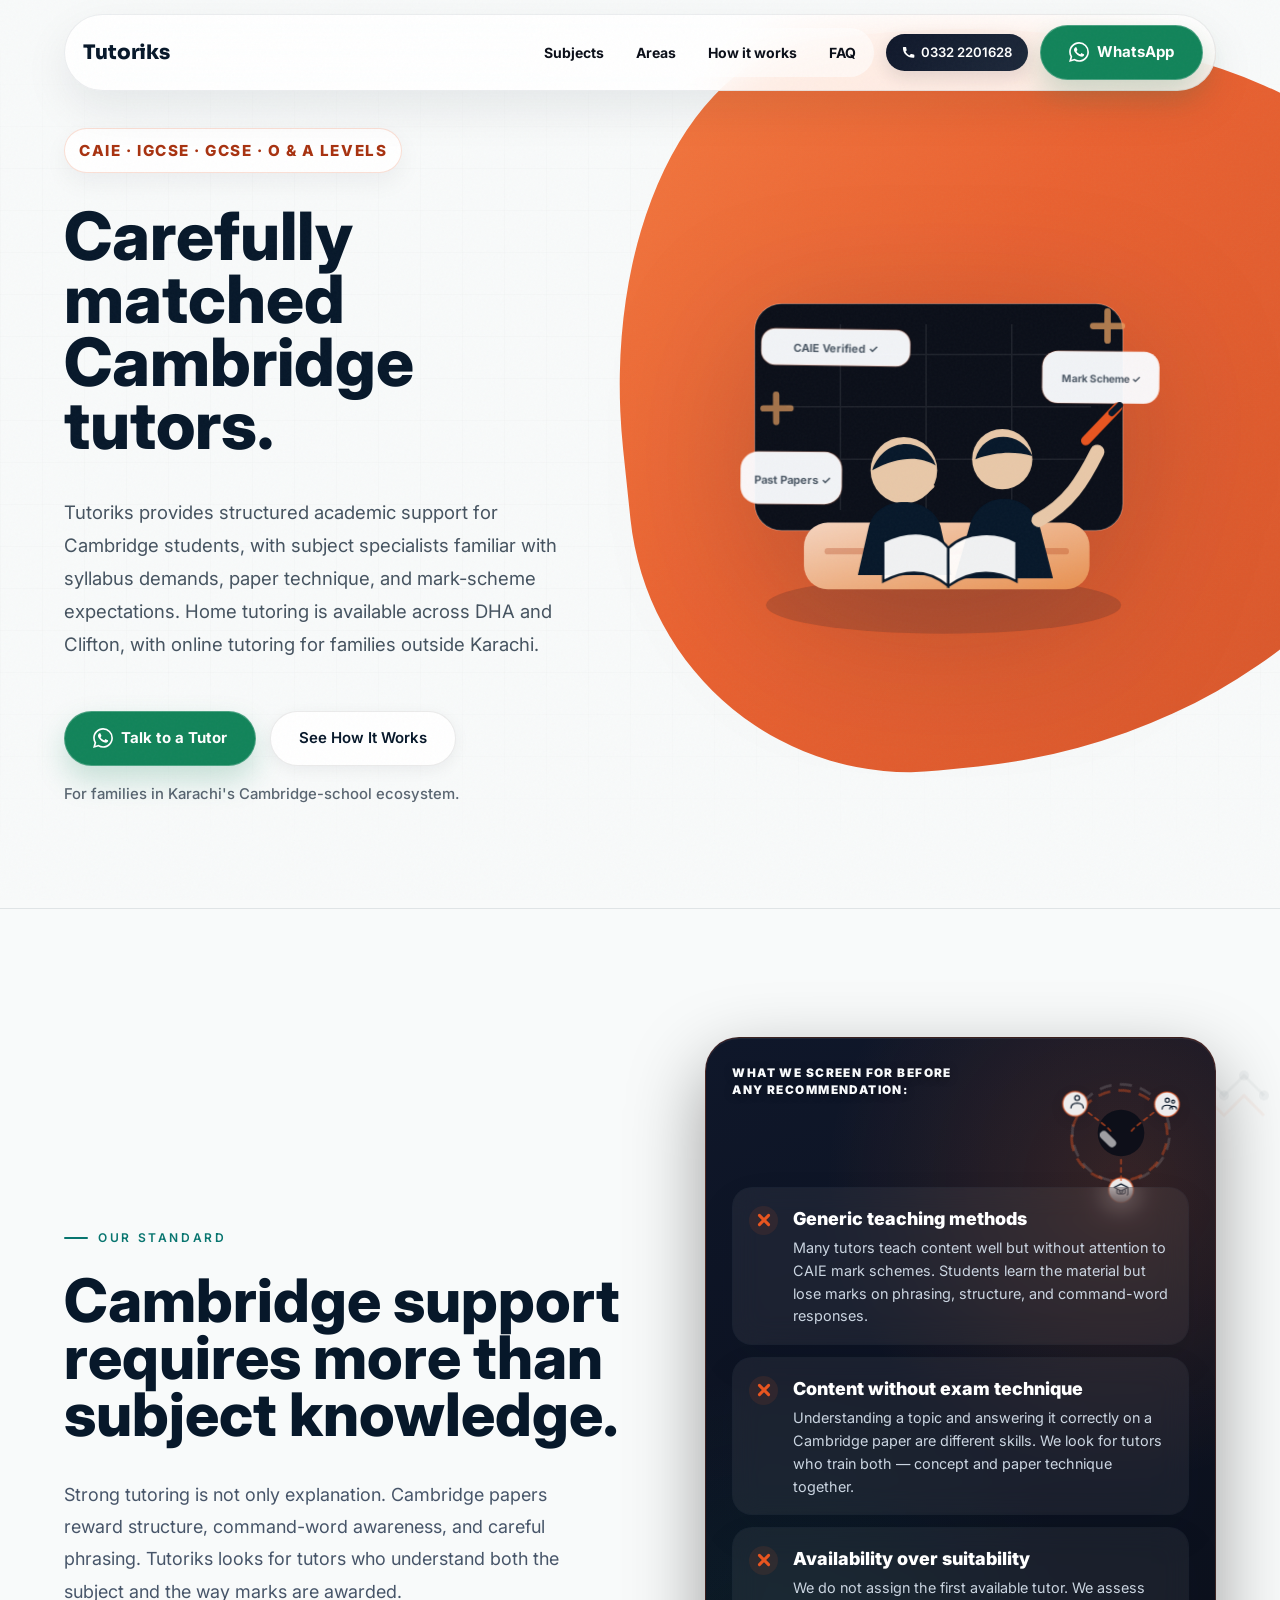
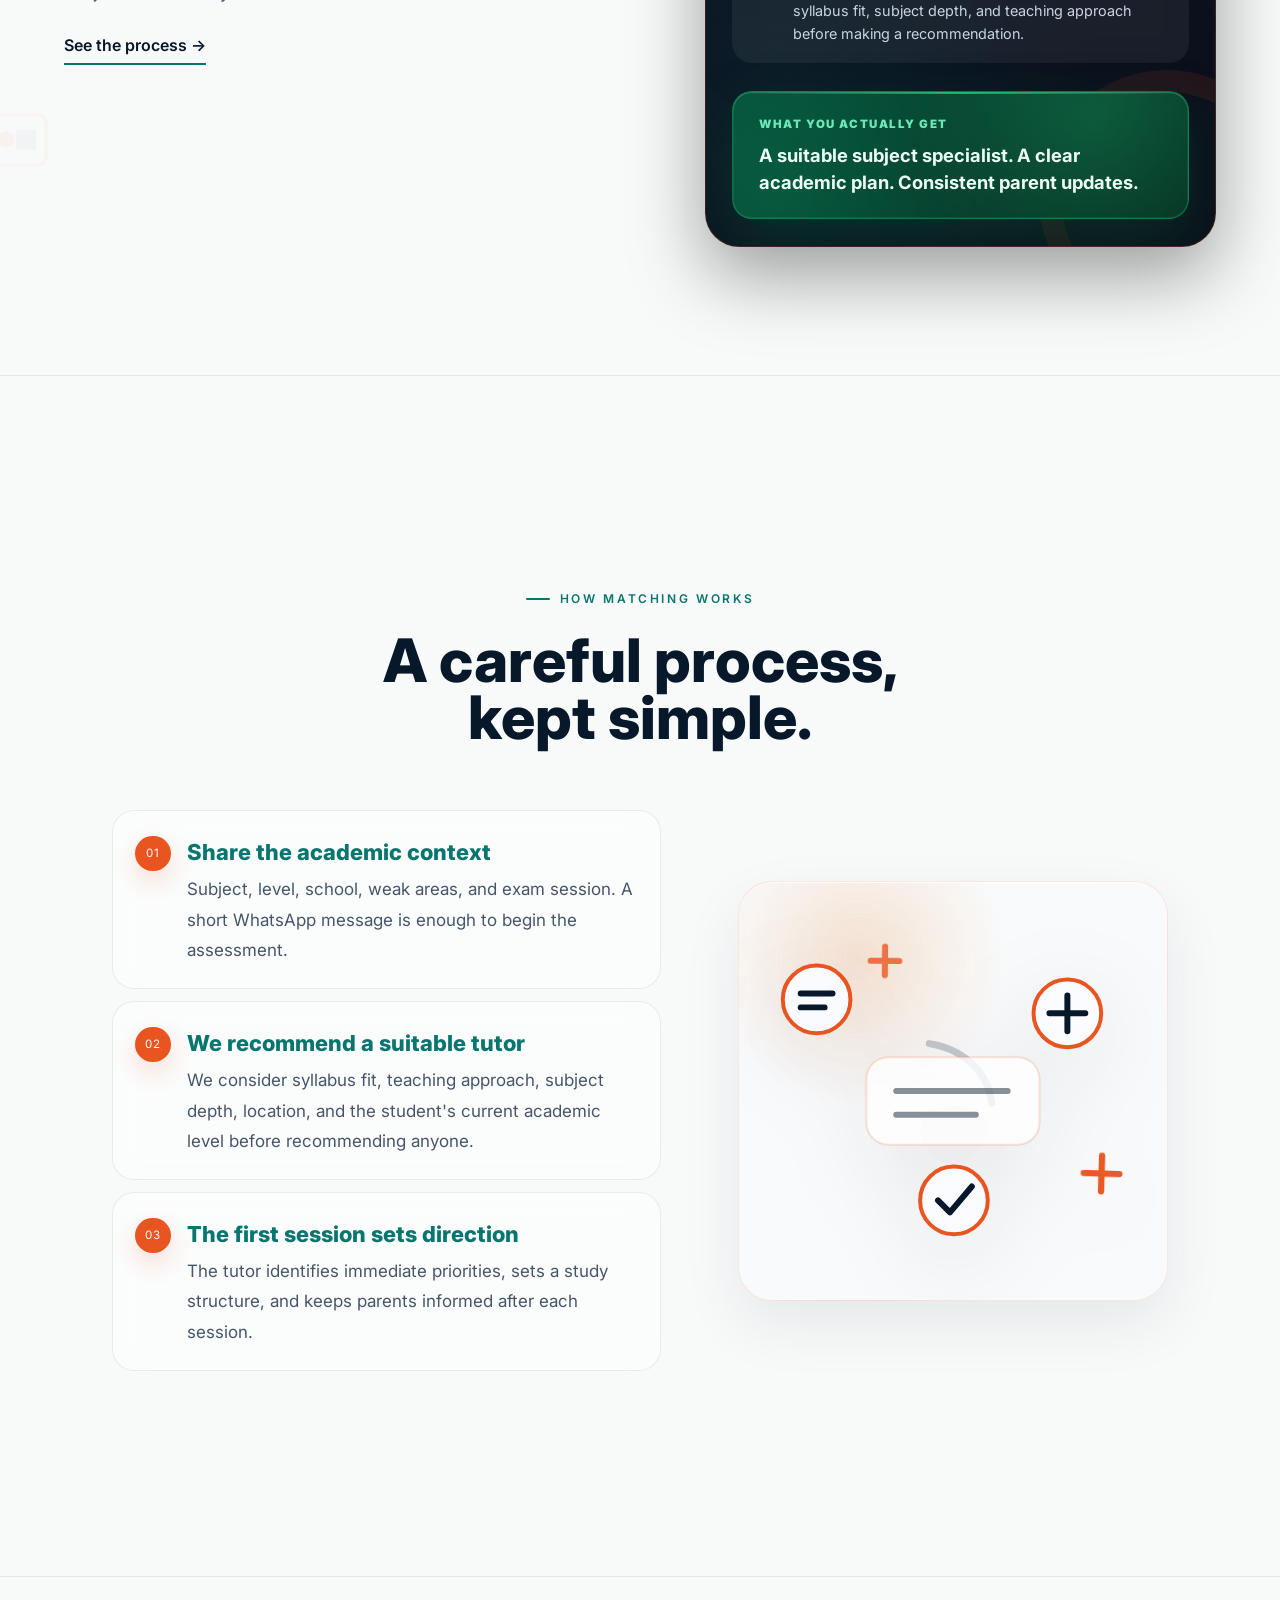
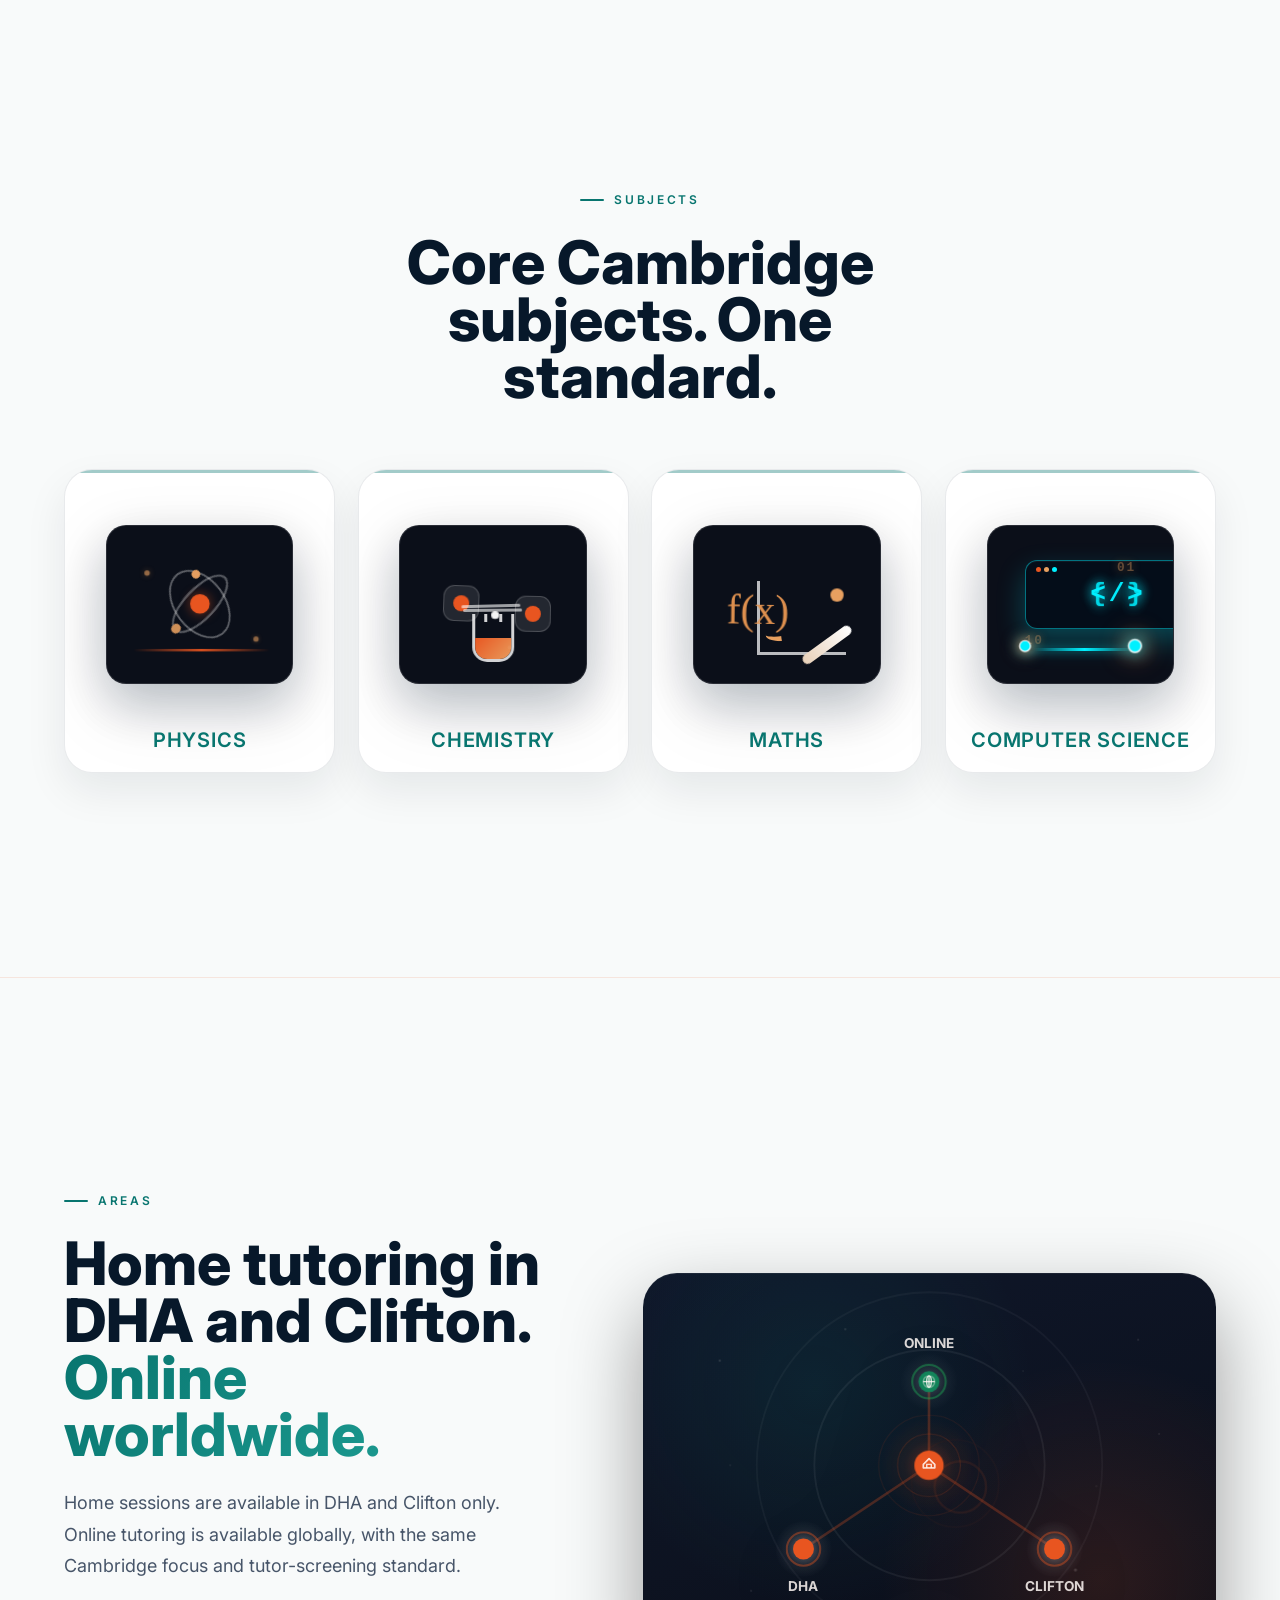
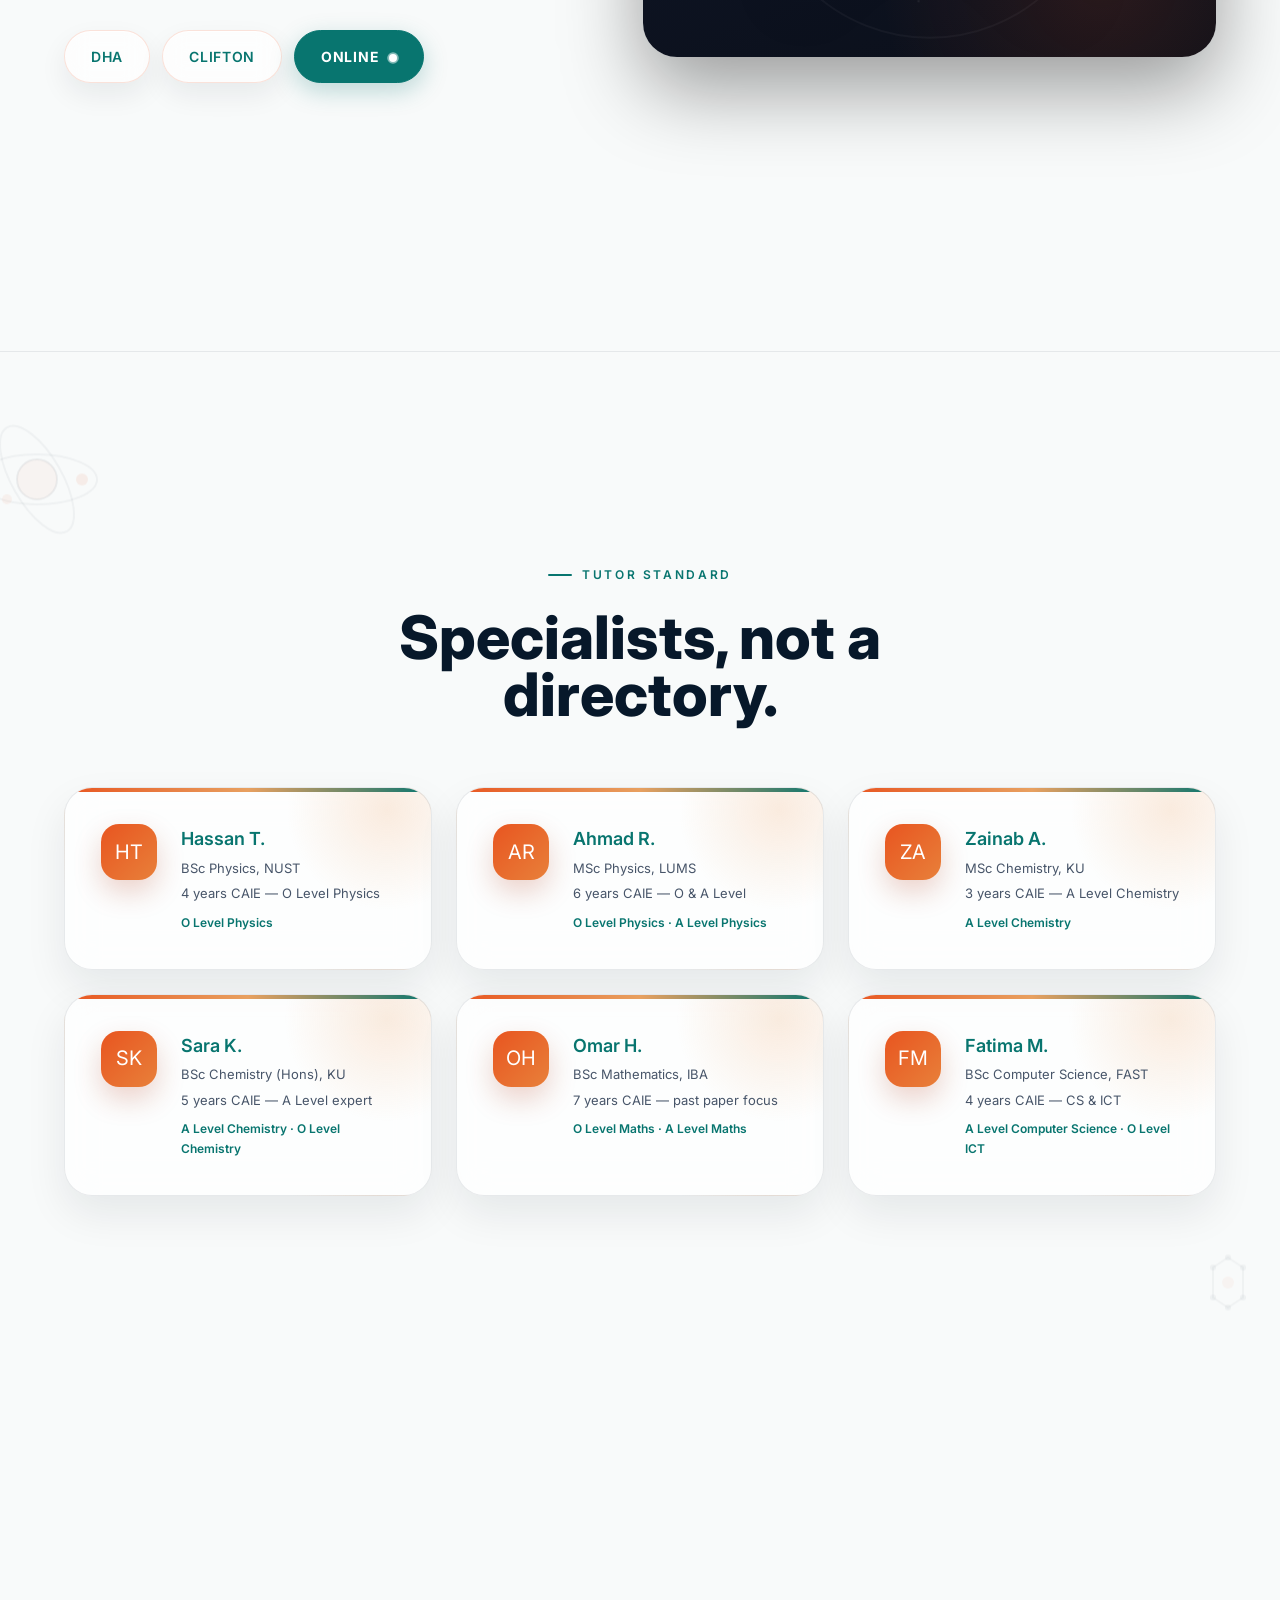
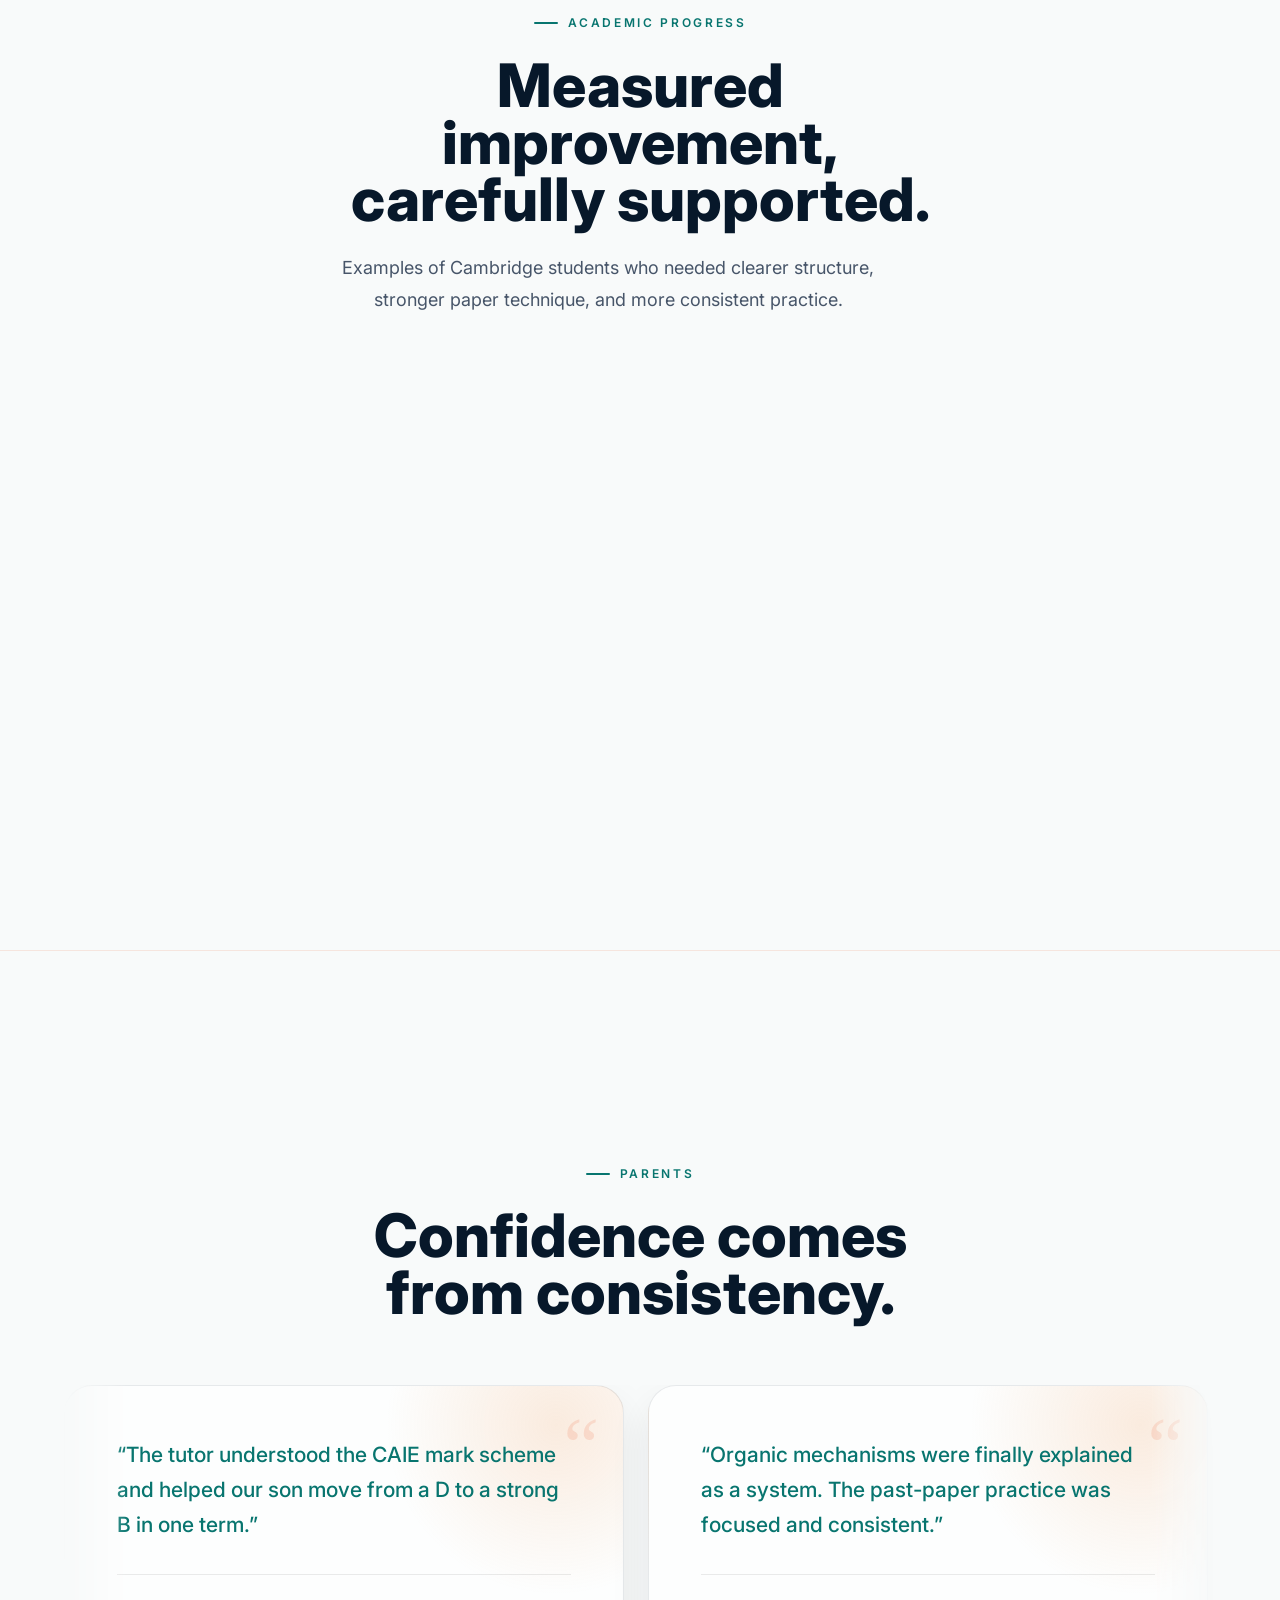
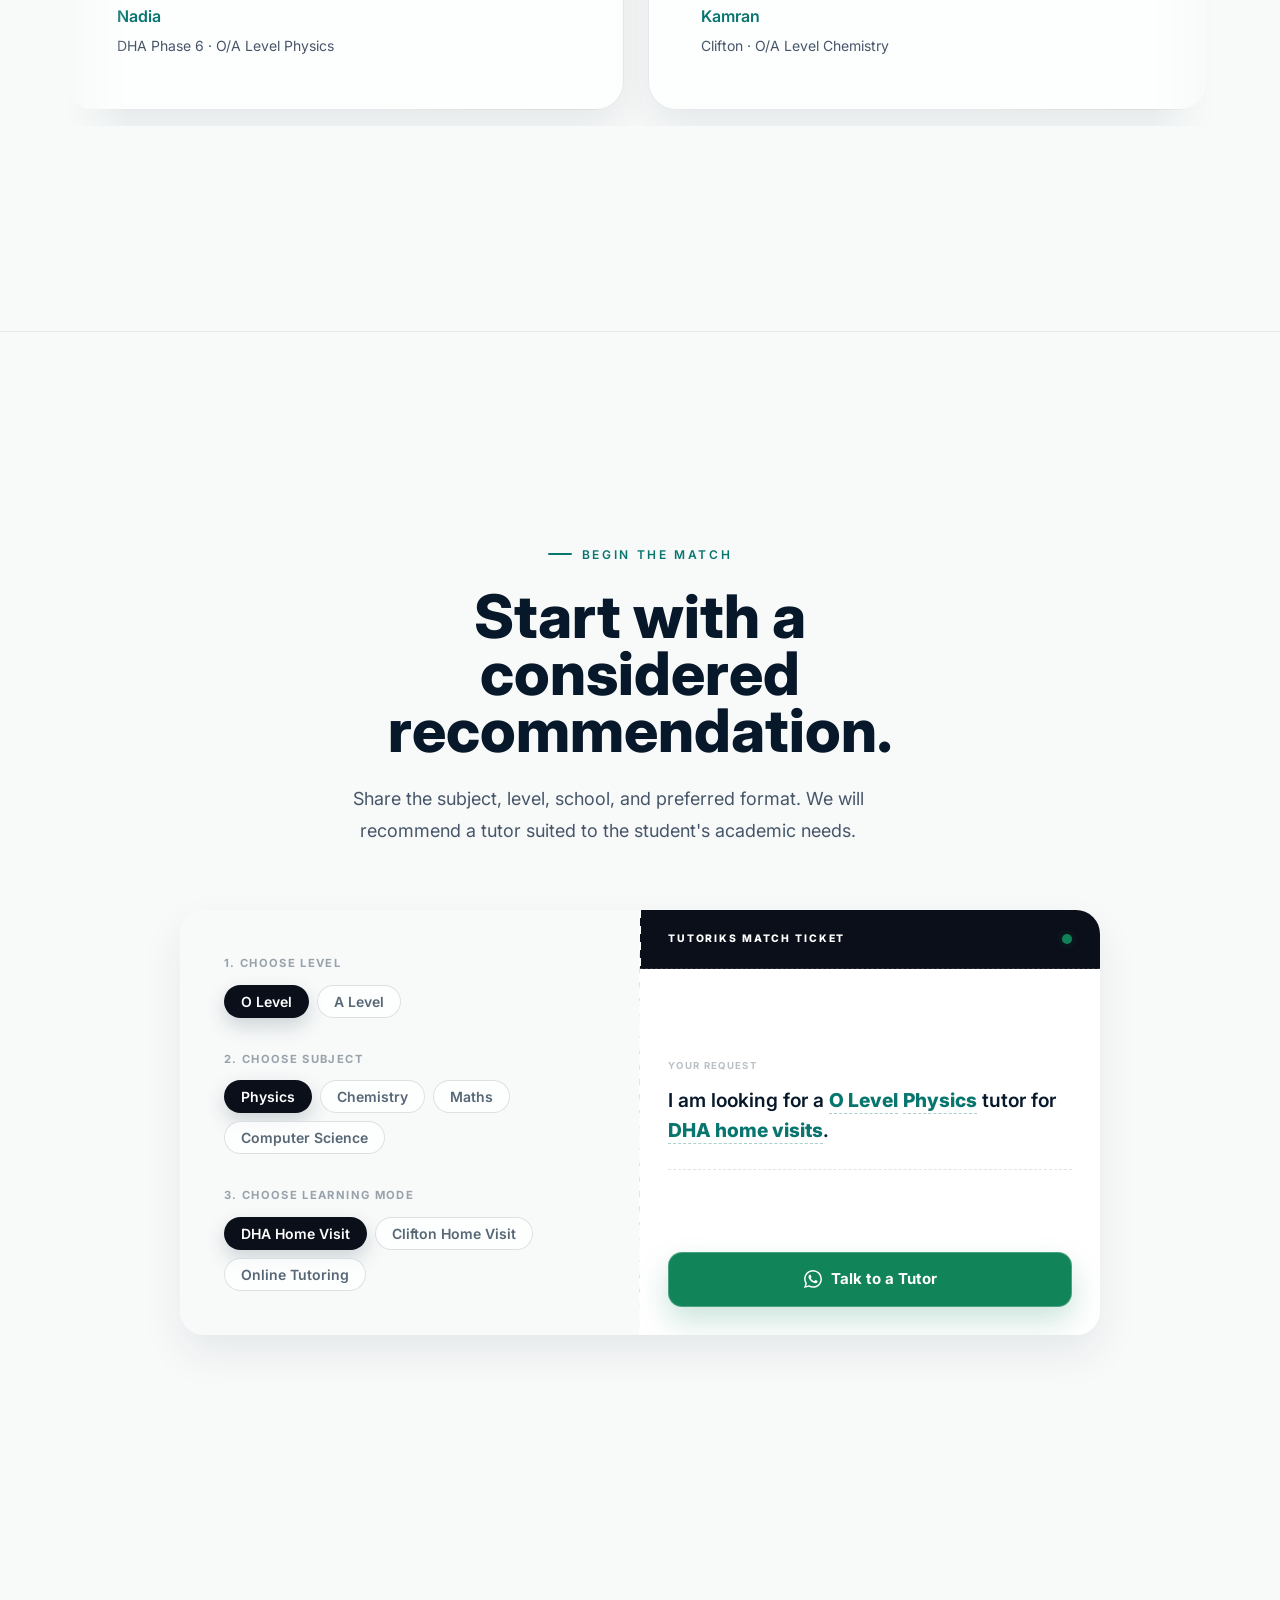
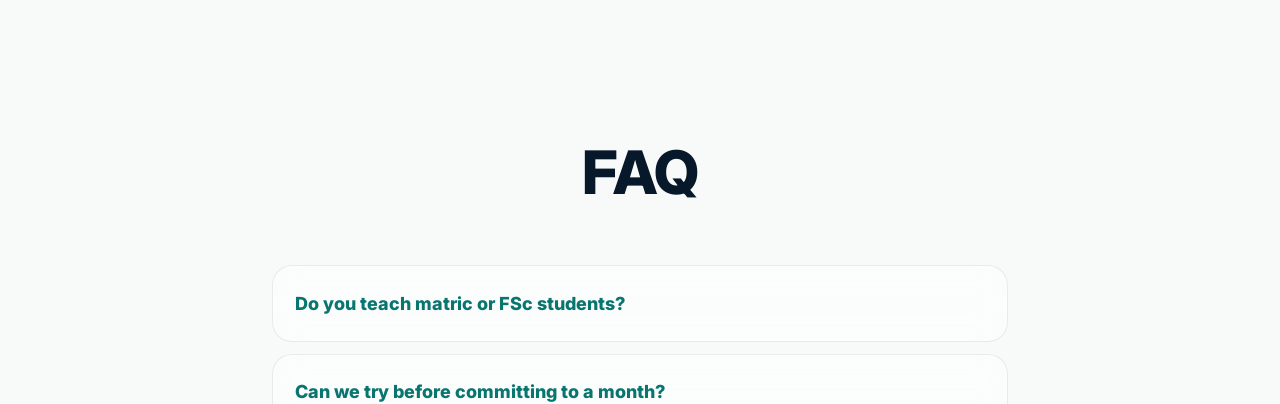
<file: index.html>
<!DOCTYPE html>
<html lang="en">
<head>
<meta charset="UTF-8">
<meta http-equiv="refresh" content="0; url=Main.html">
<title>Tutoriks</title>
</head>
<body>
<p><a href="Main.html">Continue to Tutoriks</a></p>
</body>
</html>
</file>
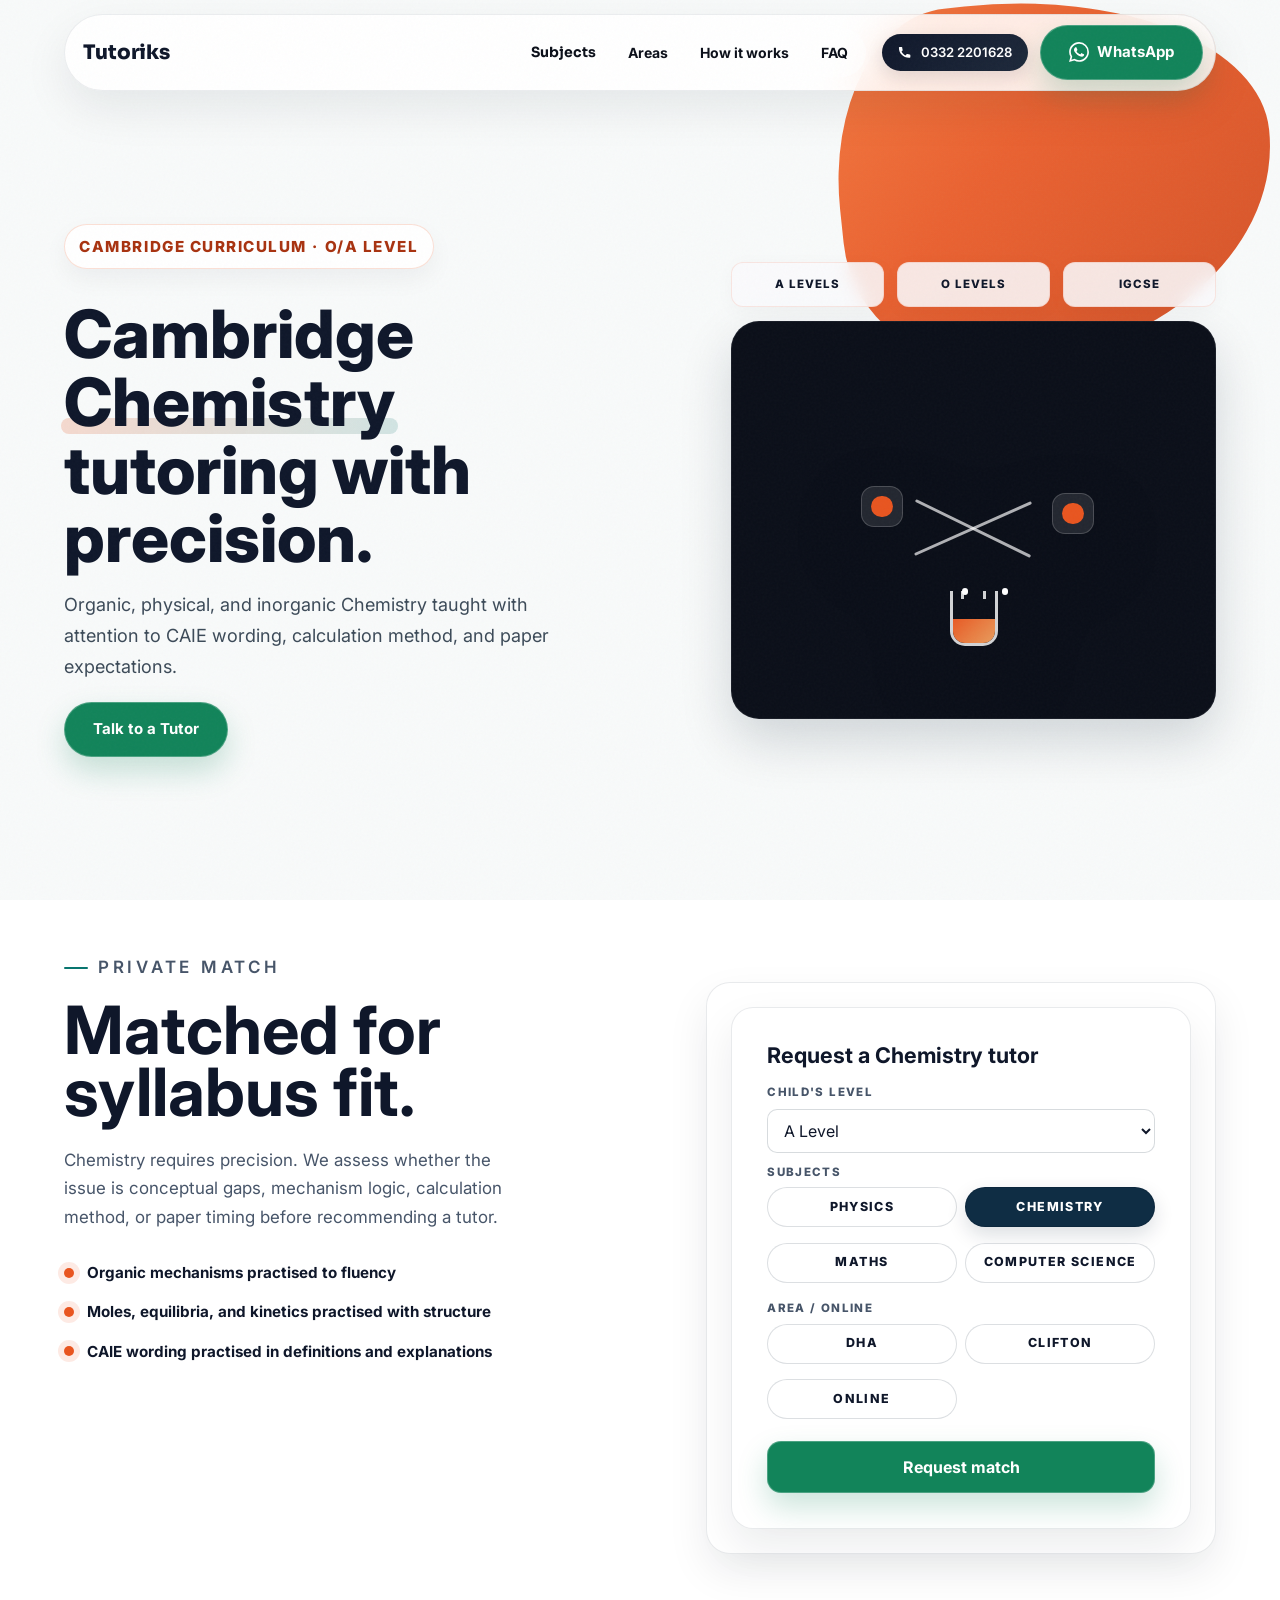
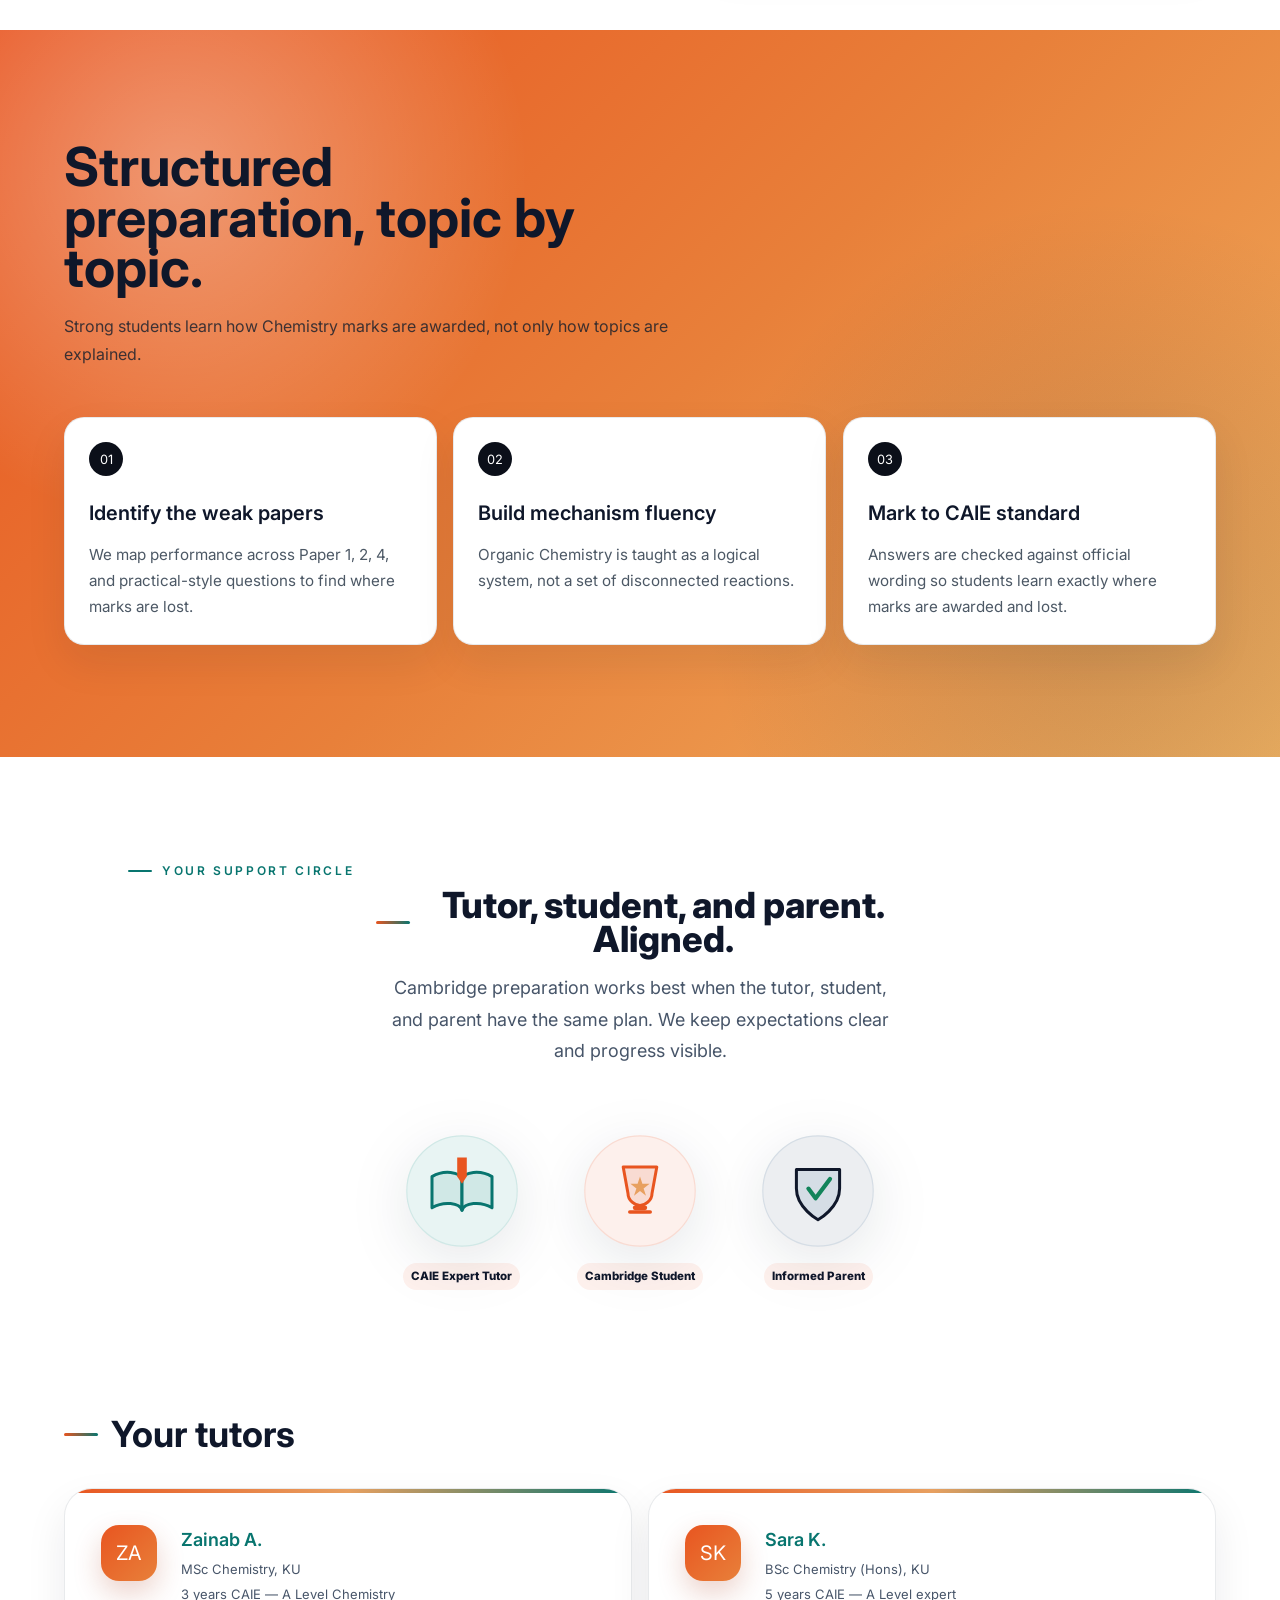
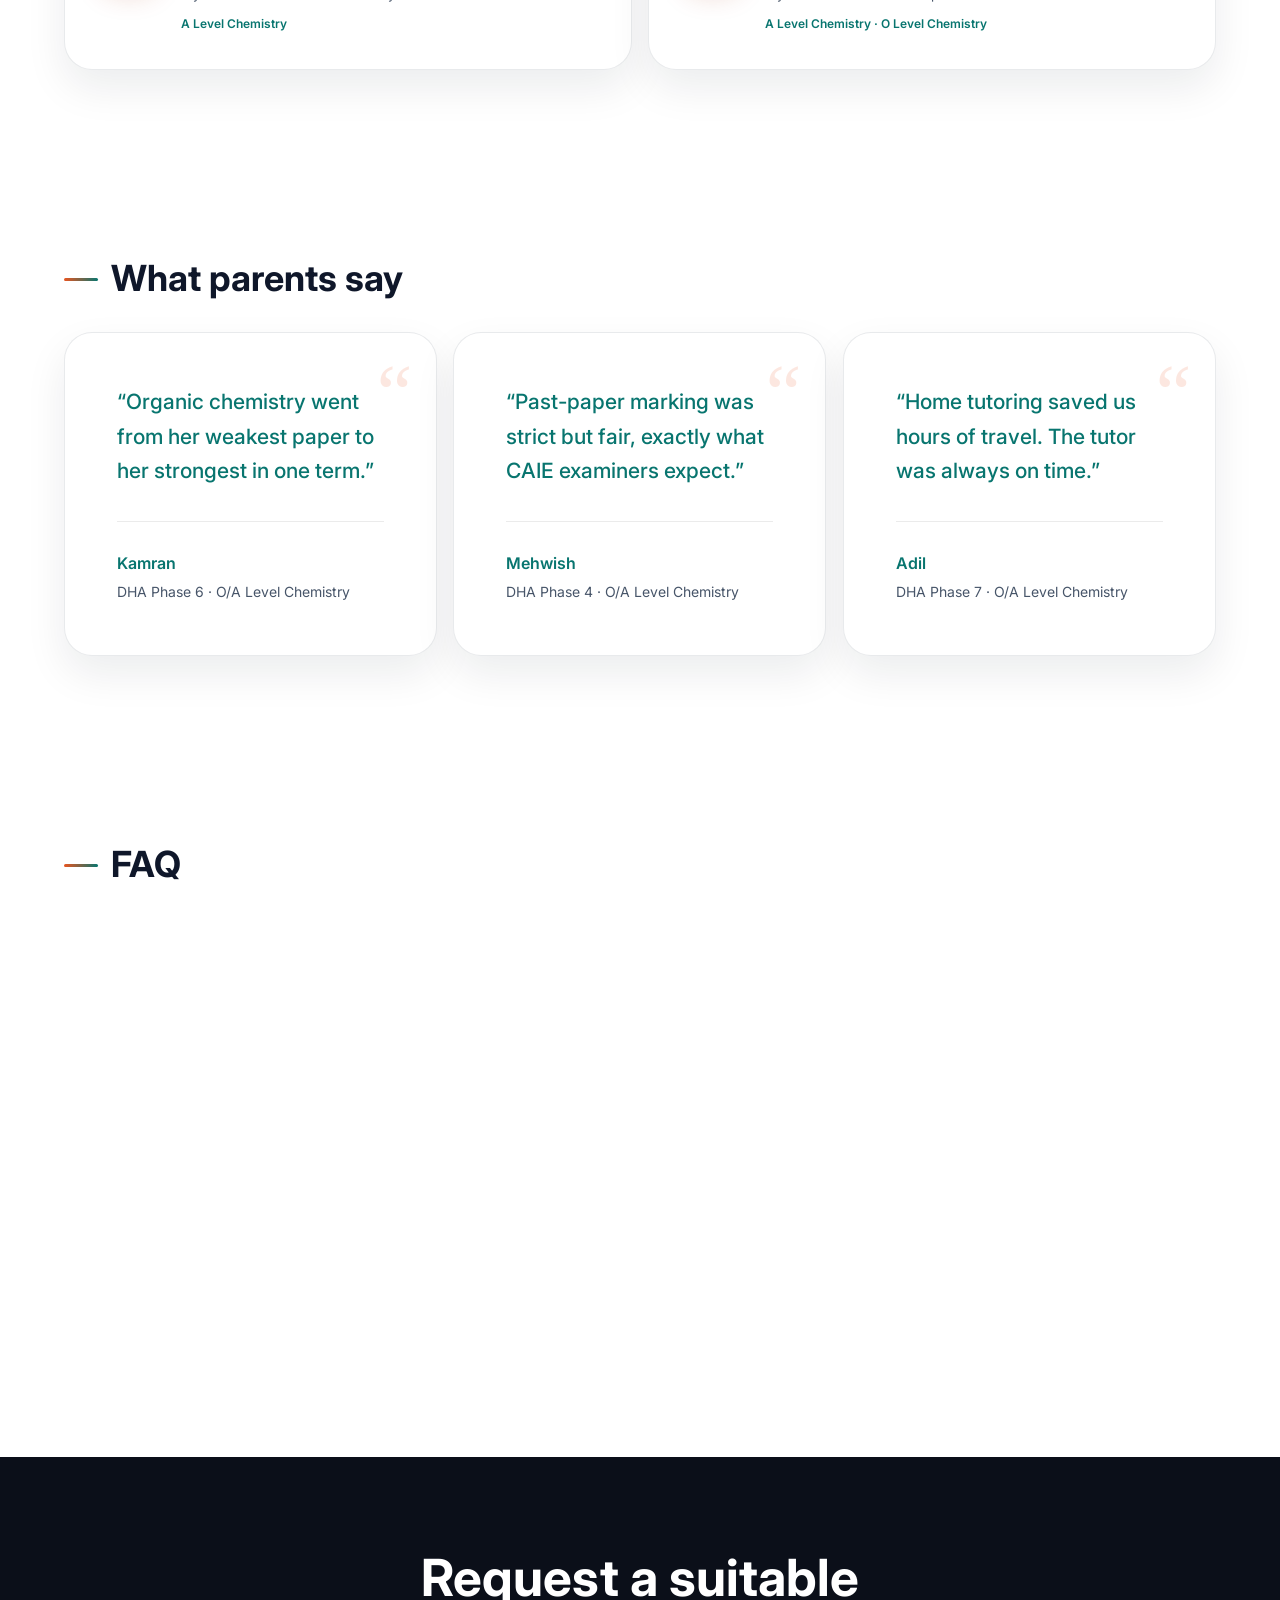
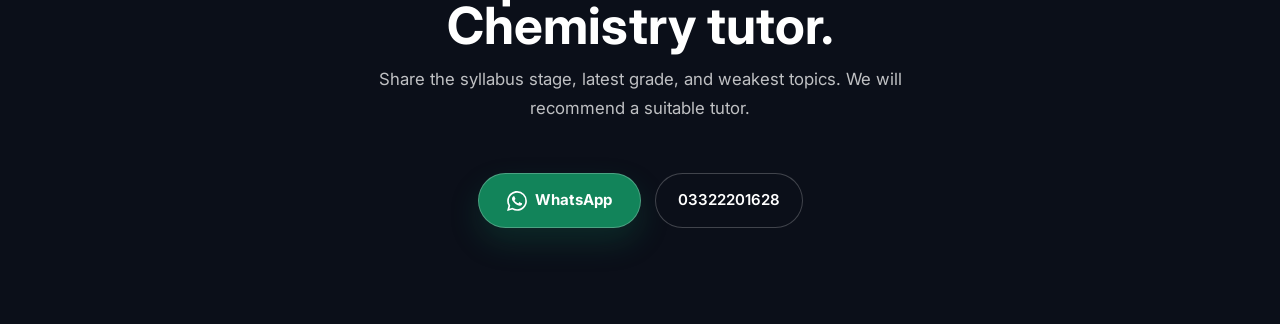
<file: lp/chemistry/index.html>
<!DOCTYPE html>
<html lang="en">
<head>
<meta charset="UTF-8">
<meta name="viewport" content="width=device-width, initial-scale=1.0, viewport-fit=cover">
<meta name="description" content="Cambridge Chemistry tutoring for O Level, A Level, IGCSE and GCSE students. Home tutoring in DHA and Clifton, with online support available.">
<meta name="robots" content="noindex, nofollow">
<meta name="theme-color" content="#E86A2A">
<title>Cambridge Chemistry Tutor in DHA, Clifton &amp; Online | Tutoriks</title>
<link rel="preconnect" href="https://fonts.googleapis.com">
<link rel="preconnect" href="https://fonts.gstatic.com" crossorigin>
<link rel="preload" href="../../styles.css?v=9" as="style" fetchpriority="high">
<link rel="stylesheet" href="../../styles.css?v=9">
<link rel="preload" href="../../landing.css?v=9" as="style">
<link rel="stylesheet" href="../../landing.css?v=9">
<link rel="preload" as="style" href="https://fonts.googleapis.com/css2?family=Inter:wght@400;500;600;700;800&family=Plus+Jakarta+Sans:wght@400;600;700&family=Sora:wght@700;800&display=swap">
<link rel="stylesheet" href="https://fonts.googleapis.com/css2?family=Inter:wght@400;500;600;700;800&family=Plus+Jakarta+Sans:wght@400;600;700&family=Sora:wght@700;800&display=swap" media="print" onload="this.media='all'">
<noscript><link rel="stylesheet" href="https://fonts.googleapis.com/css2?family=Inter:wght@400;500;600;700;800&family=Plus+Jakarta+Sans:wght@400;600;700&family=Sora:wght@700;800&display=swap"></noscript>
<script type="application/ld+json" id="schemaJson"></script>
</head>
<body class="lp" data-lp="chemistry">

<header class="lp-header">
  <a href="../../Main.html">Tutoriks</a>
  <div class="nav-links" id="navLinks">
    <a href="../../Main.html#subjects">Subjects</a>
    <a href="../../Main.html#areas">Areas</a>
    <a href="../../Main.html#how">How it works</a>
    <a href="../../Main.html#faq">FAQ</a>
  </div>
  <div class="nav-right">
    <a href="tel:+923322201628" class="nav-phone-pill">
      <svg viewBox="0 0 24 24" xmlns="http://www.w3.org/2000/svg" aria-hidden="true"><path d="M6.615 10.193c1.513 3.142 4.05 5.676 7.195 7.192l2.428-2.43c.318-.318.786-.438 1.193-.283 1.31.527 2.724.813 4.194.813.653 0 1.182.53 1.182 1.183v3.864c0 .653-.53 1.183-1.183 1.183C10.22 22.333 1.667 13.78 1.667 3.148c0-.653.53-1.183 1.183-1.183h3.864c.653 0 1.183.53 1.183 1.183 0 1.47.286 2.884.813 4.194.155.407.035.875-.283 1.193l-2.812 2.398z"/></svg>
      0332 2201628
    </a>
    <a href="#" class="btn btn-pill-white btn-wa-icon" data-wa><svg viewBox="0 0 24 24" xmlns="http://www.w3.org/2000/svg" width="18" height="18" fill="white" aria-hidden="true"><path d="M17.472 14.382c-.297-.149-1.758-.867-2.03-.967-.273-.099-.471-.148-.67.15-.197.297-.767.966-.94 1.164-.173.199-.347.223-.644.075-.297-.15-1.255-.463-2.39-1.475-.883-.788-1.48-1.761-1.653-2.059-.173-.297-.018-.458.13-.606.134-.133.298-.347.446-.52.149-.174.198-.298.298-.497.099-.198.05-.371-.025-.52-.075-.149-.669-1.612-.916-2.207-.242-.579-.487-.5-.669-.51-.173-.008-.371-.01-.57-.01-.198 0-.52.074-.792.372-.272.297-1.04 1.016-1.04 2.479 0 1.462 1.065 2.875 1.213 3.074.149.198 2.096 3.2 5.077 4.487.709.306 1.262.489 1.694.625.712.227 1.36.195 1.871.118.571-.085 1.758-.719 2.006-1.413.248-.694.248-1.289.173-1.413-.074-.124-.272-.198-.57-.347m-5.421 7.403h-.004a9.87 9.87 0 01-5.031-1.378l-.361-.214-3.741.982.998-3.648-.235-.374a9.86 9.86 0 01-1.51-5.26c.001-5.45 4.436-9.884 9.888-9.884 2.64 0 5.122 1.03 6.988 2.898a9.825 9.825 0 012.893 6.994c-.003 5.45-4.437 9.884-9.885 9.884m8.413-18.297A11.815 11.815 0 0012.05 0C5.495 0 .16 5.335.157 11.892c0 2.096.547 4.142 1.588 5.945L.057 24l6.305-1.654a11.882 11.882 0 005.683 1.448h.005c6.554 0 11.89-5.335 11.893-11.893a11.821 11.821 0 00-3.48-8.413Z"/></svg><span class="btn-label">WhatsApp</span></a>
    <button type="button" class="nav-toggle" id="navToggle" aria-label="Open menu" aria-expanded="false">
      <span class="nav-toggle-label">Menu</span>
      <span class="nav-toggle-bars" aria-hidden="true"><span></span><span></span><span></span></span>
    </button>
  </div>
</header>

<section class="lp-hero">
<div class="lp-hero-art" aria-hidden="true">
    <div class="lp-hero-metrics"><span>A Levels</span><span>O Levels</span><span>IGCSE</span></div>
    <div class="lp-hero-art-card">
      <span class="lp-hero-studio lp-hero-studio--chemistry">
        <span class="studio-board">
          <span class="chem-card chem-card--one"></span>
          <span class="chem-card chem-card--two"></span>
          <span class="chem-bond-line chem-bond-line--one"></span>
          <span class="chem-bond-line chem-bond-line--two"></span>
          <span class="chem-flask-modern"><span></span></span>
          <span class="chem-bubble-modern chem-bubble-modern--one"></span>
          <span class="chem-bubble-modern chem-bubble-modern--two"></span>
        </span>
      </span>
    </div>
  </div>
  <div class="lp-hero-copy">
  <p class="lp-kicker"><span>Cambridge Curriculum</span><span>·</span><span>O/A Level</span></p>
  <h1>Cambridge <span class="lp-subject-mark">Chemistry</span> tutoring with precision.</h1>
  <p class="lede">Organic, physical, and inorganic Chemistry taught with attention to CAIE wording, calculation method, and paper expectations.</p>
  <a href="#" class="btn btn-wa-green btn-wa-icon" data-wa>Talk to a Tutor</a>
  <ul class="trust-bullets">
    <li>Examiner-report insights applied carefully</li>
    <li>Organic, physical, and inorganic syllabus coverage</li>
    <li>Parent update after every session</li>
  </ul>
  </div>
</section>

<div class="container lp-match">
  <div class="lp-match-copy">
    <p class="eyebrow">Private match</p>
    <h2>Matched for syllabus fit.</h2>
    <p>Chemistry requires precision. We assess whether the issue is conceptual gaps, mechanism logic, calculation method, or paper timing before recommending a tutor.</p>
    <div class="lp-signal-list">
      <span>Organic mechanisms practised to fluency</span>
      <span>Moles, equilibria, and kinetics practised with structure</span>
      <span>CAIE wording practised in definitions and explanations</span>
    </div>
  </div>
  <div class="lp-form-desktop">
    <form class="lead-form" id="leadForm" aria-label="Get matched">
      <h2>Request a Chemistry tutor</h2>
      <label for="level">Child's level</label>
      <select id="level" name="level" required>
        <option value="">Select level</option>
        <option value="O Level">O Level</option>
        <option value="A Level" selected>A Level</option>
      </select>
      <label for="subject">Subject</label>
      <input type="text" id="subject" name="subject" value="O/A Level Chemistry" readonly autocomplete="off">
      <label for="service_area">Area</label>
      <input type="text" id="service_area" name="service_area" value="DHA" readonly autocomplete="off">
      <button type="submit" class="btn btn-whatsapp">Request match</button>
    </form>
  </div>
  <div class="lp-ticket-mobile">
    <div class="matcher-card">
      <div class="matcher-sections">
        <div class="matcher-group">
          <h4>1. Choose Level</h4>
          <div class="matcher-chips" data-group="level">
            <button type="button" class="chip" data-value="O Level">O Level</button>
            <button type="button" class="chip active" data-value="A Level">A Level</button>
          </div>
        </div>
        <div class="matcher-group">
          <h4>2. Choose Subject</h4>
          <div class="matcher-chips" data-group="subject">
            <button type="button" class="chip" data-value="Physics">Physics</button>
            <button type="button" class="chip active" data-value="Chemistry">Chemistry</button>
            <button type="button" class="chip" data-value="Maths">Maths</button>
            <button type="button" class="chip" data-value="Computer Science">Computer Science</button>
          </div>
        </div>
        <div class="matcher-group">
          <h4>3. Choose Learning Mode</h4>
          <div class="matcher-chips" data-group="location">
            <button type="button" class="chip active" data-value="DHA">DHA Home Visit</button>
            <button type="button" class="chip" data-value="Clifton">Clifton Home Visit</button>
            <button type="button" class="chip" data-value="Online">Online Tutoring</button>
          </div>
        </div>
      </div>
      <div class="matcher-receipt">
        <div class="receipt-header">
          <span>TUTORIKS MATCH TICKET</span>
          <span class="receipt-dot" aria-hidden="true"></span>
        </div>
        <div class="receipt-body">
          <p id="matcherSummary">I am looking for an A Level Chemistry tutor for DHA home visits.</p>
        </div>
        <a href="#" id="matcherSubmit" class="btn btn-matcher" target="_blank" rel="noopener">
          Talk to a Tutor
        </a>
      </div>
    </div>
  </div>
</div>

<section class="lp-method">
  <div class="lp-method-inner">
    <h2>Structured preparation, topic by topic.</h2>
    <p>Strong students learn how Chemistry marks are awarded, not only how topics are explained.</p>
    <div class="lp-method-grid">
      <article class="lp-method-card"><span>01</span><h3>Identify the weak papers</h3><p>We map performance across Paper 1, 2, 4, and practical-style questions to find where marks are lost.</p></article>
      <article class="lp-method-card"><span>02</span><h3>Build mechanism fluency</h3><p>Organic Chemistry is taught as a logical system, not a set of disconnected reactions.</p></article>
      <article class="lp-method-card"><span>03</span><h3>Mark to CAIE standard</h3><p>Answers are checked against official wording so students learn exactly where marks are awarded and lost.</p></article>
    </div>
  </div>
</section>


  <section class="lp-section lp-team-trust" style="padding-bottom: 0;">
    <div class="container center">
      <p class="eyebrow" style="text-align: center; margin-bottom: 0.5rem;">Your Support Circle</p>
      <h2 class="display display--section-sm" style="text-align: center; max-width: 22ch; margin: 0 auto 1rem;">Tutor, student, and parent. Aligned.</h2>
      <p class="lede" style="text-align: center; max-width: 32rem; margin: 0 auto;">Cambridge preparation works best when the tutor, student, and parent have the same plan. We keep expectations clear and progress visible.</p>
      
      <!-- Beautiful Animated SVG Character Lineup -->
      <div class="lp-character-lineup">
        <div class="char-wrapper char-tutor">
          <svg class="char-svg char-svg--tutor" viewBox="0 0 100 100" xmlns="http://www.w3.org/2000/svg">
  <circle cx="50" cy="50" r="46" fill="#E8F4F3" stroke="#D0E8E6" stroke-width="1"/>
  <path d="M25 38 C35 32, 48 34, 50 40 L50 66 C48 60, 35 58, 25 64 Z" fill="#D0E8E6" stroke="#08756F" stroke-width="2.5" stroke-linejoin="round"/>
  <path d="M75 38 C65 32, 52 34, 50 40 L50 66 C52 60, 65 58, 75 64 Z" fill="#D0E8E6" stroke="#08756F" stroke-width="2.5" stroke-linejoin="round"/>
  <polygon points="46,22 54,22 54,38 50,44 46,38" fill="#E85520"/>
</svg>
          <span class="char-label">CAIE Expert Tutor</span>
        </div>
        <div class="char-wrapper char-student">
          <svg class="char-svg char-svg--student" viewBox="0 0 100 100" xmlns="http://www.w3.org/2000/svg">
  <circle cx="50" cy="50" r="46" fill="#FDF0EC" stroke="#F9DBD2" stroke-width="1"/>
  <path d="M36 30 L64 30 L60 52 C60 58, 54 62, 50 62 C46 62, 40 58, 40 52 Z" fill="#F9DBD2" stroke="#E85520" stroke-width="2.5" stroke-linejoin="round"/>
  <rect x="44" y="62" width="12" height="4" rx="2" fill="#E85520"/>
  <rect x="40" y="66" width="20" height="3" rx="1.5" fill="#E85520"/>
  <path d="M50 38 L52 44 L58 44 L53 48 L55 54 L50 50 L45 54 L47 48 L42 44 L48 44 Z" fill="#E8A060"/>
</svg>
          <span class="char-label">Cambridge Student</span>
        </div>
        <div class="char-wrapper char-parent">
          <svg class="char-svg char-svg--parent" viewBox="0 0 100 100" xmlns="http://www.w3.org/2000/svg">
  <circle cx="50" cy="50" r="46" fill="#ECEEF1" stroke="#D5DDE5" stroke-width="1"/>
  <path d="M32 32 L68 32 L68 48 C68 64, 50 74, 50 74 C50 74, 32 64, 32 48 Z" fill="#D5DDE5" stroke="#0F172A" stroke-width="2.5" stroke-linejoin="round"/>
  <path d="M42 48 L48 56 L60 40" fill="none" stroke="#12845A" stroke-width="3.5" stroke-linecap="round" stroke-linejoin="round"/>
</svg>
          <span class="char-label">Informed Parent</span>
        </div>
      </div>
    </div>
  </section>

<section class="lp-section">
  <h2>Your tutors</h2>
  <div class="tutor-grid" id="lpTutors">
    <article class="tutor-card"><div class="tutor-avatar" aria-hidden="true">CA</div><div><h3>CAIE subject expert</h3><p class="meta">Cambridge-focused tutor</p><p class="meta">Matched to syllabus, area, and exam session</p><p class="subjects">Past papers · Weak-topic focus · Parent feedback</p></div></article>
    <article class="tutor-card"><div class="tutor-avatar" aria-hidden="true">EX</div><div><h3>Exam method coach</h3><p class="meta">Paper technique and mark-scheme training</p><p class="meta">Focused practice for mocks and final exams</p><p class="subjects">Command words · Timed drills · Progress plan</p></div></article>
  </div>
</section>

<section class="lp-section">
  <h2>What parents say</h2>
  <div class="testimonial-grid" id="lpTestimonials">
    <article class="t-card"><p>“Organic chemistry went from her weakest paper to her strongest in one term.”</p><footer><strong>Kamran</strong>DHA Phase 6 · O/A Level Chemistry</footer></article>
    <article class="t-card"><p>“Past-paper marking was strict but fair, exactly what CAIE examiners expect.”</p><footer><strong>Mehwish</strong>DHA Phase 4 · O/A Level Chemistry</footer></article>
    <article class="t-card"><p>“Home tutoring saved us hours of travel. The tutor was always on time.”</p><footer><strong>Adil</strong>DHA Phase 7 · O/A Level Chemistry</footer></article>
  </div>
</section>

<section class="lp-section" id="faq">
  <h2>FAQ</h2>
  <div class="faq-list" id="faqList">
    <details><summary>Do you only teach Cambridge students?</summary><div class="faq-a">Yes. Tutoriks focuses on Cambridge O and A Level students.</div></details>
    <details><summary>Do sessions happen at home or online?</summary><div class="faq-a">Both. Home sessions are available in DHA and Clifton. Online sessions are available for students anywhere.</div></details>
    <details><summary>What happens if the tutor is not the right fit?</summary><div class="faq-a">We review the concern and arrange a more suitable tutor where needed.</div></details>
  </div>
</section>

<footer class="lp-footer">
  <div class="lp-footer-inner">
    <h2>Request a suitable Chemistry tutor.</h2>
    <p>Share the syllabus stage, latest grade, and weakest topics. We will recommend a suitable tutor.</p>
    <div class="hero-actions">
    <a href="#" class="btn btn-pill-white btn-wa-icon" data-wa><svg viewBox="0 0 24 24" xmlns="http://www.w3.org/2000/svg" width="18" height="18" fill="white" aria-hidden="true"><path d="M17.472 14.382c-.297-.149-1.758-.867-2.03-.967-.273-.099-.471-.148-.67.15-.197.297-.767.966-.94 1.164-.173.199-.347.223-.644.075-.297-.15-1.255-.463-2.39-1.475-.883-.788-1.48-1.761-1.653-2.059-.173-.297-.018-.458.13-.606.134-.133.298-.347.446-.52.149-.174.198-.298.298-.497.099-.198.05-.371-.025-.52-.075-.149-.669-1.612-.916-2.207-.242-.579-.487-.5-.669-.51-.173-.008-.371-.01-.57-.01-.198 0-.52.074-.792.372-.272.297-1.04 1.016-1.04 2.479 0 1.462 1.065 2.875 1.213 3.074.149.198 2.096 3.2 5.077 4.487.709.306 1.262.489 1.694.625.712.227 1.36.195 1.871.118.571-.085 1.758-.719 2.006-1.413.248-.694.248-1.289.173-1.413-.074-.124-.272-.198-.57-.347m-5.421 7.403h-.004a9.87 9.87 0 01-5.031-1.378l-.361-.214-3.741.982.998-3.648-.235-.374a9.86 9.86 0 01-1.51-5.26c.001-5.45 4.436-9.884 9.888-9.884 2.64 0 5.122 1.03 6.988 2.898a9.825 9.825 0 012.893 6.994c-.003 5.45-4.437 9.884-9.885 9.884m8.413-18.297A11.815 11.815 0 0012.05 0C5.495 0 .16 5.335.157 11.892c0 2.096.547 4.142 1.588 5.945L.057 24l6.305-1.654a11.882 11.882 0 005.683 1.448h.005c6.554 0 11.89-5.335 11.893-11.893a11.821 11.821 0 00-3.48-8.413Z"/></svg> WhatsApp</a>
    <a href="tel:+923322201628" class="btn btn-ghost" data-phone>03322201628</a>
  </div>
  </div>
</footer>

<div class="lp-sticky-wa">
  <a href="#" class="btn btn-whatsapp" data-wa aria-label="WhatsApp">WhatsApp</a>
</div>

<script src="../../site-config.js?v=9" defer></script>
<script src="../../main.js?v=9" defer></script>
</body>
</html>
</file>
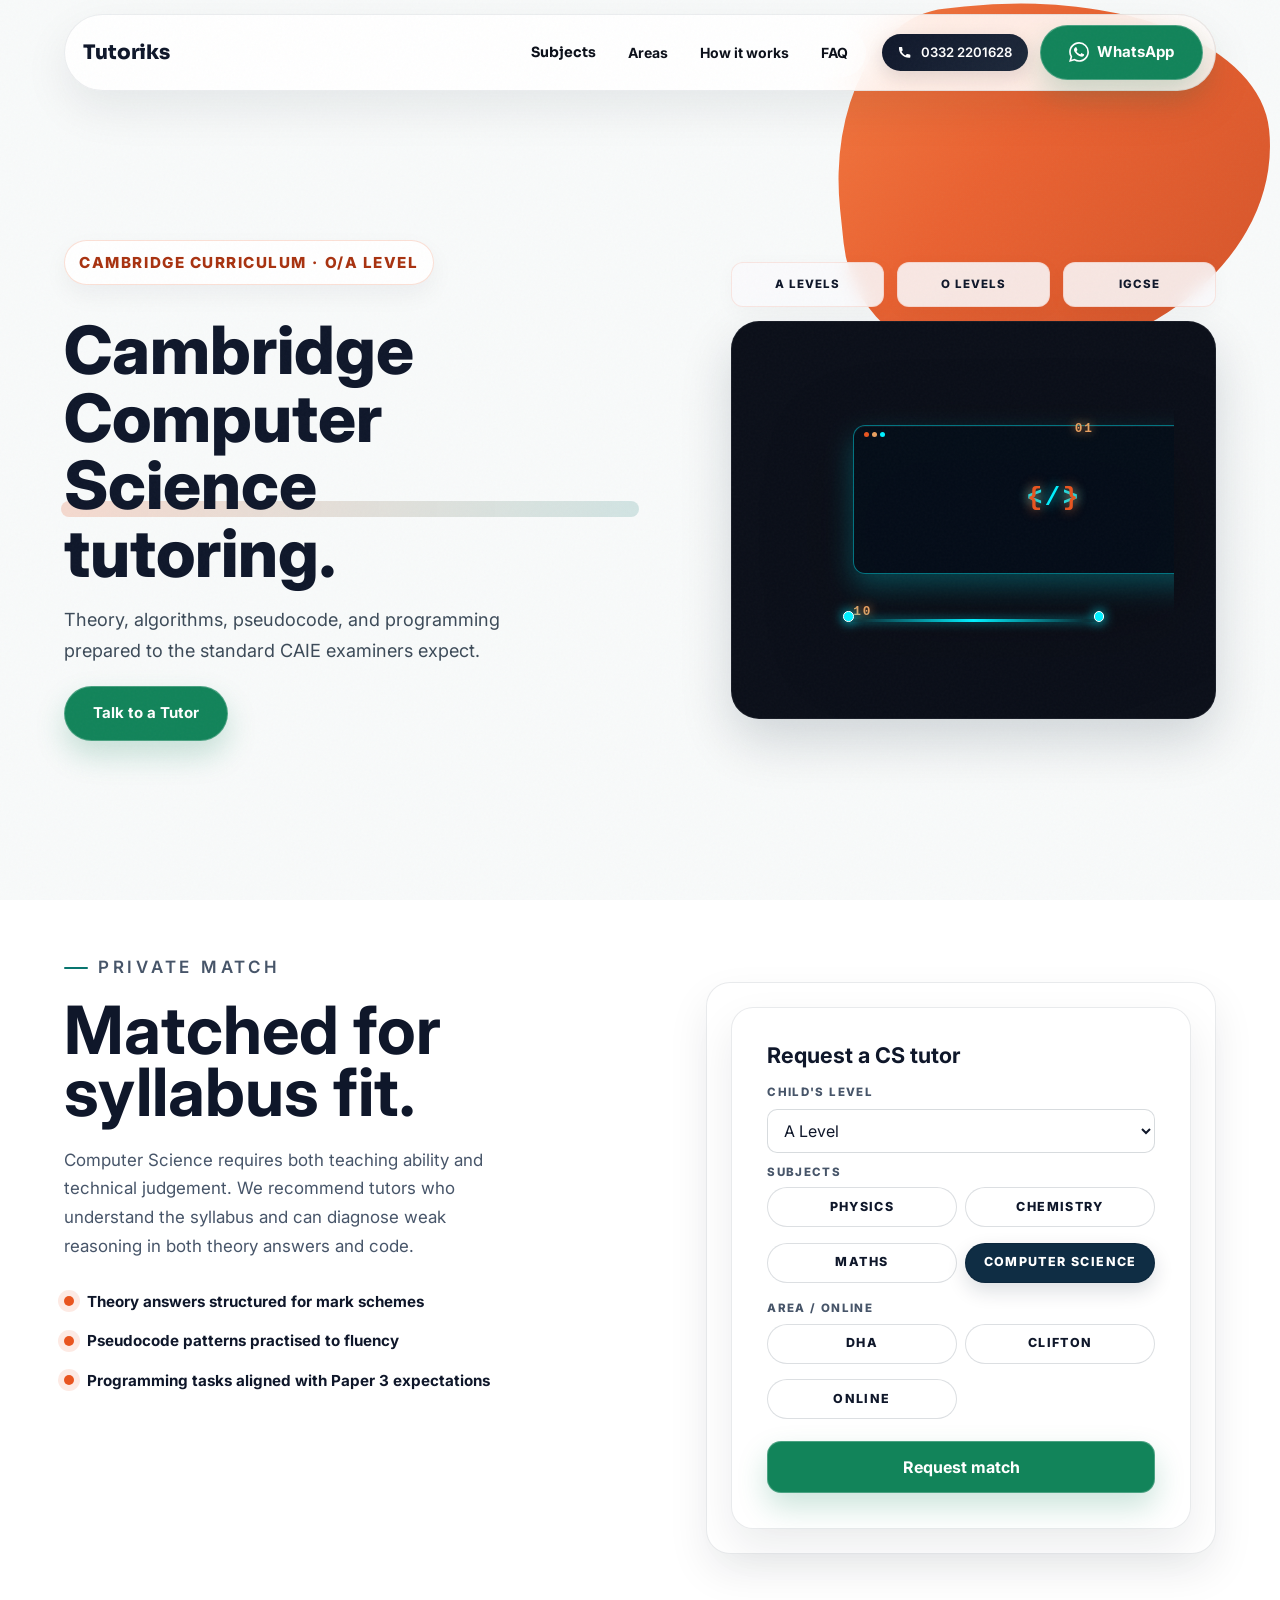
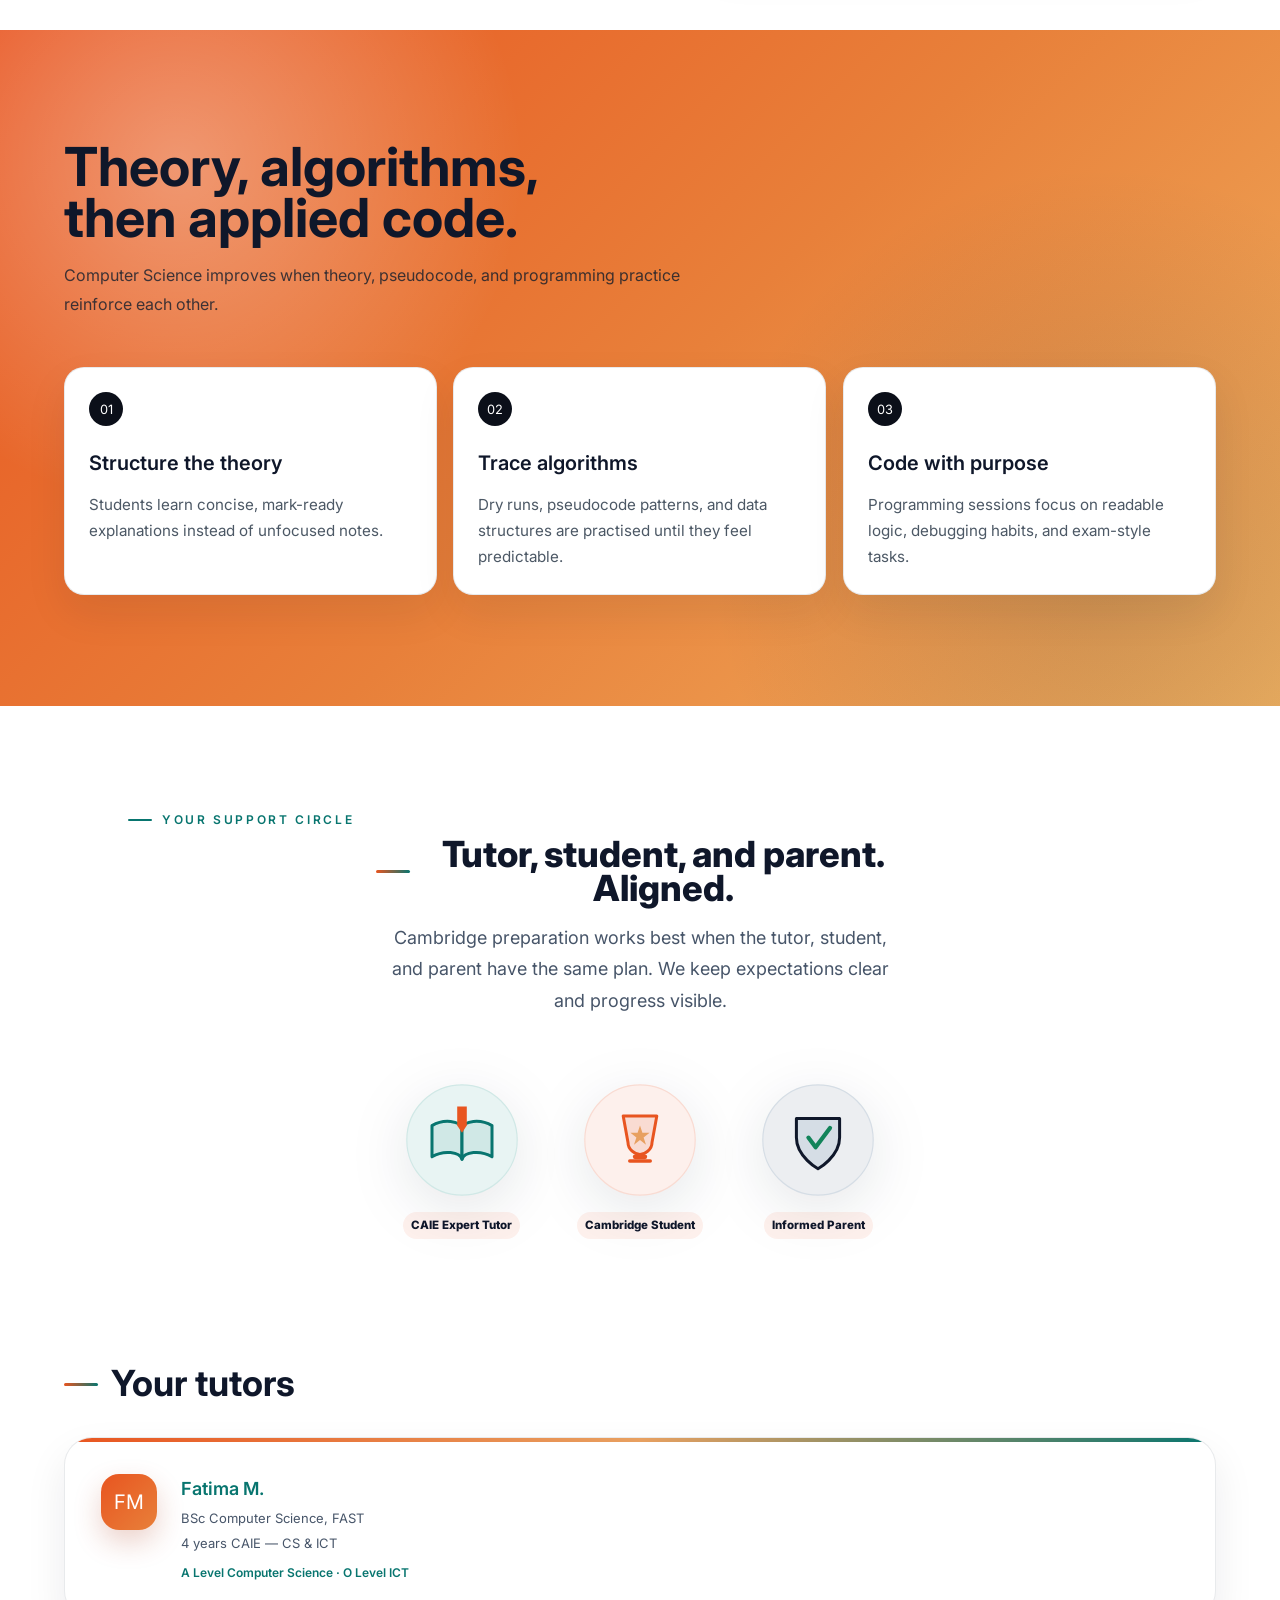
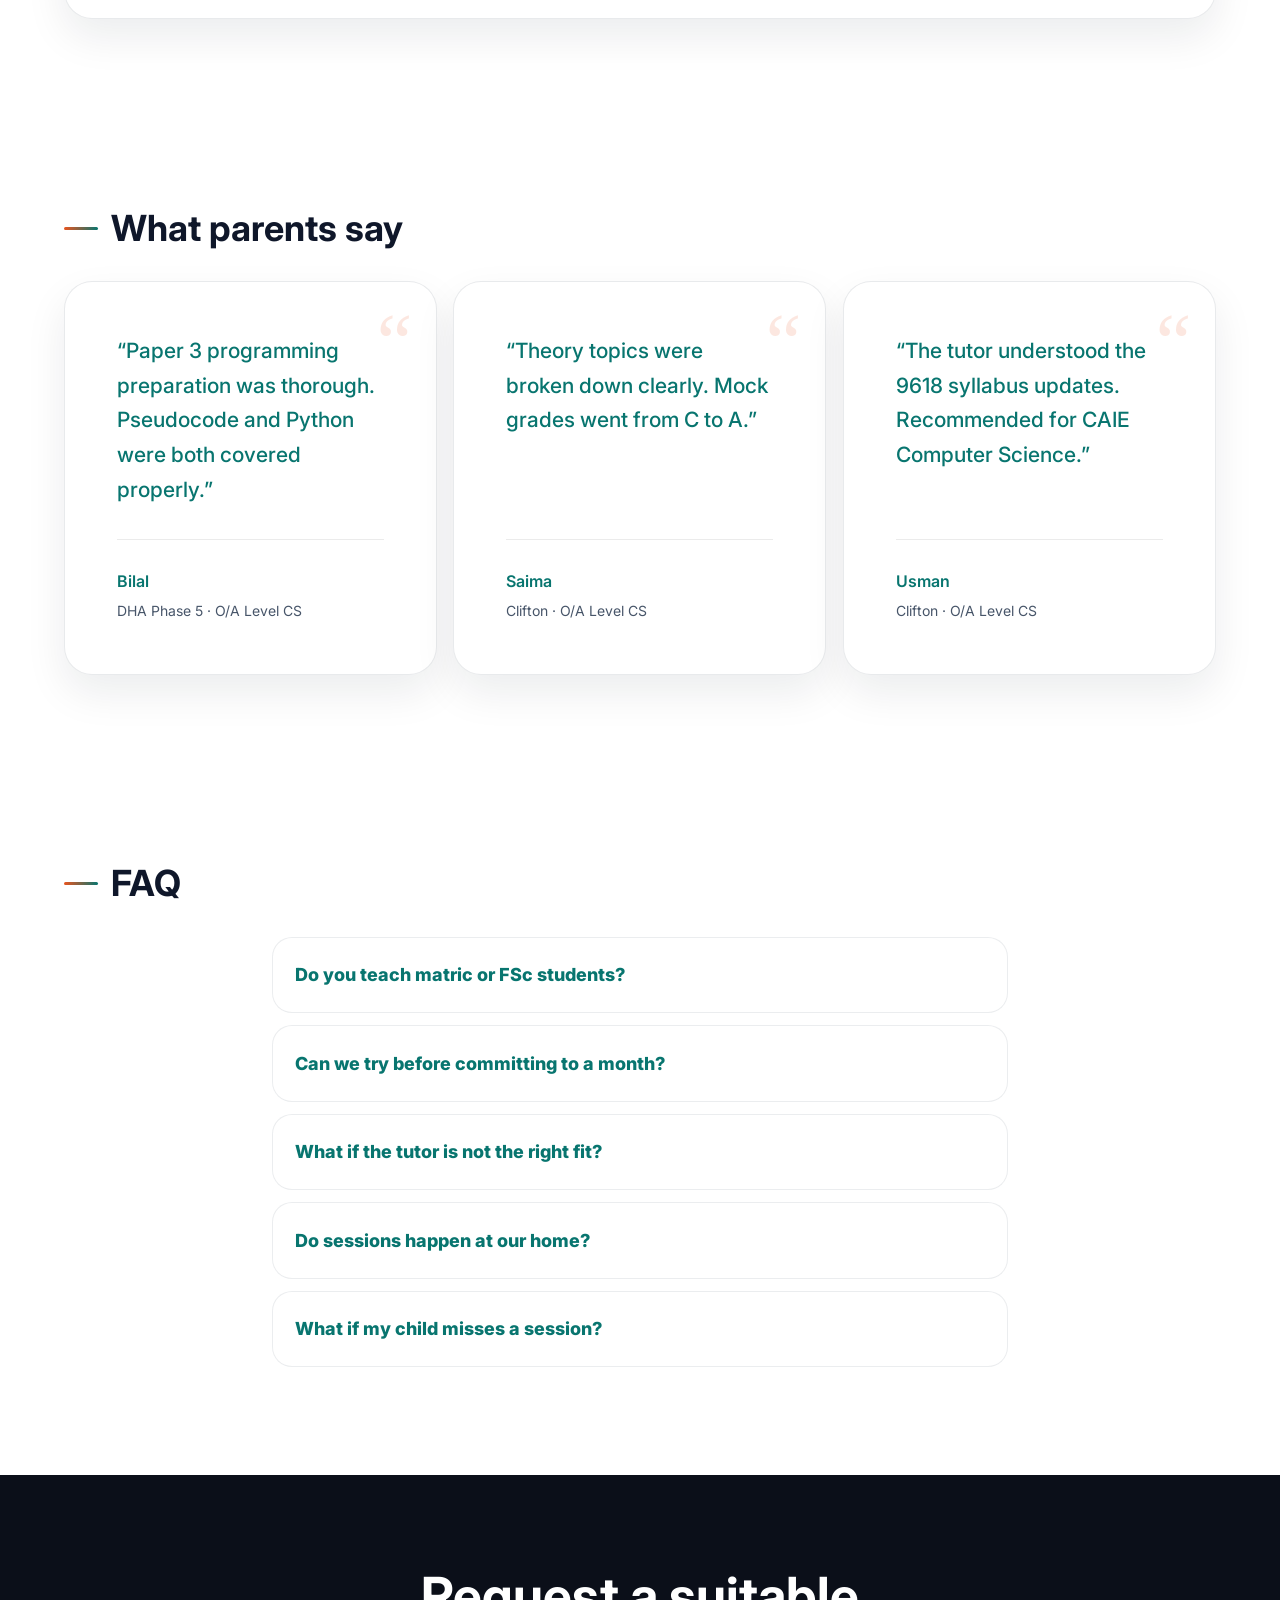
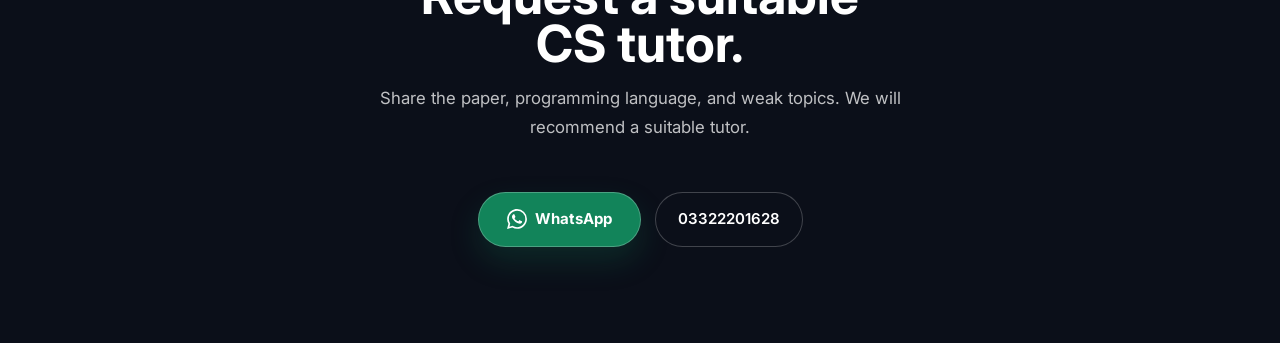
<file: lp/cs/index.html>
<!DOCTYPE html>
<html lang="en">
<head>
<meta charset="UTF-8">
<meta name="viewport" content="width=device-width, initial-scale=1.0, viewport-fit=cover">
<meta name="description" content="Cambridge Computer Science tutoring for O Level, A Level, IGCSE and GCSE students. Home tutoring in DHA and Clifton, with online support available.">
<meta name="robots" content="noindex, nofollow">
<meta name="theme-color" content="#E86A2A">
<title>Cambridge Computer Science Tutor in DHA, Clifton &amp; Online | Tutoriks</title>
<link rel="preconnect" href="https://fonts.googleapis.com">
<link rel="preconnect" href="https://fonts.gstatic.com" crossorigin>
<link rel="preload" href="../../styles.css?v=9" as="style" fetchpriority="high">
<link rel="stylesheet" href="../../styles.css?v=9">
<link rel="preload" href="../../landing.css?v=9" as="style">
<link rel="stylesheet" href="../../landing.css?v=9">
<link rel="preload" as="style" href="https://fonts.googleapis.com/css2?family=Inter:wght@400;500;600;700;800&family=Plus+Jakarta+Sans:wght@400;600;700&family=Sora:wght@700;800&display=swap">
<link rel="stylesheet" href="https://fonts.googleapis.com/css2?family=Inter:wght@400;500;600;700;800&family=Plus+Jakarta+Sans:wght@400;600;700&family=Sora:wght@700;800&display=swap" media="print" onload="this.media='all'">
<noscript><link rel="stylesheet" href="https://fonts.googleapis.com/css2?family=Inter:wght@400;500;600;700;800&family=Plus+Jakarta+Sans:wght@400;600;700&family=Sora:wght@700;800&display=swap"></noscript>
<script type="application/ld+json" id="schemaJson"></script>
</head>
<body class="lp" data-lp="cs">

<header class="lp-header">
  <a href="../../Main.html">Tutoriks</a>
  <div class="nav-links" id="navLinks">
    <a href="../../Main.html#subjects">Subjects</a>
    <a href="../../Main.html#areas">Areas</a>
    <a href="../../Main.html#how">How it works</a>
    <a href="../../Main.html#faq">FAQ</a>
  </div>
  <div class="nav-right">
    <a href="tel:+923322201628" class="nav-phone-pill">
      <svg viewBox="0 0 24 24" xmlns="http://www.w3.org/2000/svg" aria-hidden="true"><path d="M6.615 10.193c1.513 3.142 4.05 5.676 7.195 7.192l2.428-2.43c.318-.318.786-.438 1.193-.283 1.31.527 2.724.813 4.194.813.653 0 1.182.53 1.182 1.183v3.864c0 .653-.53 1.183-1.183 1.183C10.22 22.333 1.667 13.78 1.667 3.148c0-.653.53-1.183 1.183-1.183h3.864c.653 0 1.183.53 1.183 1.183 0 1.47.286 2.884.813 4.194.155.407.035.875-.283 1.193l-2.812 2.398z"/></svg>
      0332 2201628
    </a>
    <a href="#" class="btn btn-pill-white btn-wa-icon" data-wa><svg viewBox="0 0 24 24" xmlns="http://www.w3.org/2000/svg" width="18" height="18" fill="white" aria-hidden="true"><path d="M17.472 14.382c-.297-.149-1.758-.867-2.03-.967-.273-.099-.471-.148-.67.15-.197.297-.767.966-.94 1.164-.173.199-.347.223-.644.075-.297-.15-1.255-.463-2.39-1.475-.883-.788-1.48-1.761-1.653-2.059-.173-.297-.018-.458.13-.606.134-.133.298-.347.446-.52.149-.174.198-.298.298-.497.099-.198.05-.371-.025-.52-.075-.149-.669-1.612-.916-2.207-.242-.579-.487-.5-.669-.51-.173-.008-.371-.01-.57-.01-.198 0-.52.074-.792.372-.272.297-1.04 1.016-1.04 2.479 0 1.462 1.065 2.875 1.213 3.074.149.198 2.096 3.2 5.077 4.487.709.306 1.262.489 1.694.625.712.227 1.36.195 1.871.118.571-.085 1.758-.719 2.006-1.413.248-.694.248-1.289.173-1.413-.074-.124-.272-.198-.57-.347m-5.421 7.403h-.004a9.87 9.87 0 01-5.031-1.378l-.361-.214-3.741.982.998-3.648-.235-.374a9.86 9.86 0 01-1.51-5.26c.001-5.45 4.436-9.884 9.888-9.884 2.64 0 5.122 1.03 6.988 2.898a9.825 9.825 0 012.893 6.994c-.003 5.45-4.437 9.884-9.885 9.884m8.413-18.297A11.815 11.815 0 0012.05 0C5.495 0 .16 5.335.157 11.892c0 2.096.547 4.142 1.588 5.945L.057 24l6.305-1.654a11.882 11.882 0 005.683 1.448h.005c6.554 0 11.89-5.335 11.893-11.893a11.821 11.821 0 00-3.48-8.413Z"/></svg><span class="btn-label">WhatsApp</span></a>
    <button type="button" class="nav-toggle" id="navToggle" aria-label="Open menu" aria-expanded="false">
      <span class="nav-toggle-label">Menu</span>
      <span class="nav-toggle-bars" aria-hidden="true"><span></span><span></span><span></span></span>
    </button>
  </div>
</header>

<section class="lp-hero">
<div class="lp-hero-art" aria-hidden="true">
    <div class="lp-hero-metrics"><span>A Levels</span><span>O Levels</span><span>IGCSE</span></div>
    <div class="lp-hero-art-card">
      <span class="lp-hero-studio lp-hero-studio--cs">
        <span class="studio-board">
          <span class="cs-monitor">
            <span class="cs-code-line cs-code-line--one">&lt;/&gt;</span>
            <span class="cs-code-line cs-code-line--two">{ }</span>
          </span>
          <span class="cs-binary cs-binary--one">01</span>
          <span class="cs-binary cs-binary--two">10</span>
          <span class="cs-circuit-path"></span>
          <span class="cs-circuit-node cs-circuit-node--one"></span>
          <span class="cs-circuit-node cs-circuit-node--two"></span>
        </span>
        <span class="studio-desk">
          <span class="studio-student"></span>
          <span class="studio-book"></span>
        </span>
      </span>
    </div>
  </div>
  <div class="lp-hero-copy">
  <p class="lp-kicker"><span>Cambridge Curriculum</span><span>·</span><span>O/A Level</span></p>
  <h1>Cambridge <span class="lp-subject-mark">Computer Science</span> tutoring.</h1>
  <p class="lede">Theory, algorithms, pseudocode, and programming prepared to the standard CAIE examiners expect.</p>
  <a href="#" class="btn btn-wa-green btn-wa-icon" data-wa>Talk to a Tutor</a>
  <ul class="trust-bullets">
    <li>9618 and 2210 syllabus coverage</li>
    <li>Theory and coding technique combined</li>
    <li>Parent update after every session</li>
  </ul>
  </div>
</section>

<div class="container lp-match">
  <div class="lp-match-copy">
    <p class="eyebrow">Private match</p>
    <h2>Matched for syllabus fit.</h2>
    <p>Computer Science requires both teaching ability and technical judgement. We recommend tutors who understand the syllabus and can diagnose weak reasoning in both theory answers and code.</p>
    <div class="lp-signal-list">
      <span>Theory answers built for mark schemes</span>
      <span>Pseudocode patterns practised to fluency</span>
      <span>Programming tasks matched to Paper 3 expectations</span>
    </div>
  </div>
  <div class="lp-form-desktop">
    <form class="lead-form" id="leadForm" aria-label="Get matched">
      <h2>Request a CS tutor</h2>
      <label for="level">Child's level</label>
      <select id="level" name="level" required>
        <option value="">Select level</option>
        <option value="O Level">O Level</option>
        <option value="A Level" selected>A Level</option>
      </select>
      <label for="subject">Subject</label>
      <input type="text" id="subject" name="subject" value="O/A Level Computer Science" readonly autocomplete="off">
      <label for="service_area">Area</label>
      <input type="text" id="service_area" name="service_area" value="DHA &amp; Clifton" readonly autocomplete="off">
      <button type="submit" class="btn btn-whatsapp">Request match</button>
    </form>
  </div>
  <div class="lp-ticket-mobile">
    <div class="matcher-card">
      <div class="matcher-sections">
        <div class="matcher-group">
          <h4>1. Choose Level</h4>
          <div class="matcher-chips" data-group="level">
            <button type="button" class="chip" data-value="O Level">O Level</button>
            <button type="button" class="chip active" data-value="A Level">A Level</button>
          </div>
        </div>
        <div class="matcher-group">
          <h4>2. Choose Subject</h4>
          <div class="matcher-chips" data-group="subject">
            <button type="button" class="chip" data-value="Physics">Physics</button>
            <button type="button" class="chip" data-value="Chemistry">Chemistry</button>
            <button type="button" class="chip" data-value="Maths">Maths</button>
            <button type="button" class="chip active" data-value="Computer Science">Computer Science</button>
          </div>
        </div>
        <div class="matcher-group">
          <h4>3. Choose Learning Mode</h4>
          <div class="matcher-chips" data-group="location">
            <button type="button" class="chip active" data-value="DHA">DHA Home Visit</button>
            <button type="button" class="chip" data-value="Clifton">Clifton Home Visit</button>
            <button type="button" class="chip" data-value="Online">Online Tutoring</button>
          </div>
        </div>
      </div>
      <div class="matcher-receipt">
        <div class="receipt-header">
          <span>TUTORIKS MATCH TICKET</span>
          <span class="receipt-dot" aria-hidden="true"></span>
        </div>
        <div class="receipt-body">
          <p id="matcherSummary">I am looking for an A Level Computer Science tutor for DHA home visits.</p>
        </div>
        <a href="#" id="matcherSubmit" class="btn btn-matcher" target="_blank" rel="noopener">
          Talk to a Tutor
        </a>
      </div>
    </div>
  </div>
</div>

<section class="lp-method">
  <div class="lp-method-inner">
    <h2>Theory, algorithms, then applied code.</h2>
    <p>Computer Science improves when theory, pseudocode, and programming practice reinforce each other.</p>
    <div class="lp-method-grid">
      <article class="lp-method-card"><span>01</span><h3>Structure the theory</h3><p>Students learn concise, mark-ready explanations instead of unfocused notes.</p></article>
      <article class="lp-method-card"><span>02</span><h3>Trace algorithms</h3><p>Dry runs, pseudocode patterns, and data structures are practised until they feel predictable.</p></article>
      <article class="lp-method-card"><span>03</span><h3>Code with purpose</h3><p>Programming sessions focus on readable logic, debugging habits, and exam-style tasks.</p></article>
    </div>
  </div>
</section>


  <section class="lp-section lp-team-trust" style="padding-bottom: 0;">
    <div class="container center">
      <p class="eyebrow" style="text-align: center; margin-bottom: 0.5rem;">Your Support Circle</p>
      <h2 class="display display--section-sm" style="text-align: center; max-width: 22ch; margin: 0 auto 1rem;">Tutor, student, and parent. Aligned.</h2>
      <p class="lede" style="text-align: center; max-width: 32rem; margin: 0 auto;">Cambridge preparation works best when the tutor, student, and parent have the same plan. We keep expectations clear and progress visible.</p>
      
      <!-- Beautiful Animated SVG Character Lineup -->
      <div class="lp-character-lineup">
        <div class="char-wrapper char-tutor">
          <svg class="char-svg char-svg--tutor" viewBox="0 0 100 100" xmlns="http://www.w3.org/2000/svg">
  <circle cx="50" cy="50" r="46" fill="#E8F4F3" stroke="#D0E8E6" stroke-width="1"/>
  <path d="M25 38 C35 32, 48 34, 50 40 L50 66 C48 60, 35 58, 25 64 Z" fill="#D0E8E6" stroke="#08756F" stroke-width="2.5" stroke-linejoin="round"/>
  <path d="M75 38 C65 32, 52 34, 50 40 L50 66 C52 60, 65 58, 75 64 Z" fill="#D0E8E6" stroke="#08756F" stroke-width="2.5" stroke-linejoin="round"/>
  <polygon points="46,22 54,22 54,38 50,44 46,38" fill="#E85520"/>
</svg>
          <span class="char-label">CAIE Expert Tutor</span>
        </div>
        <div class="char-wrapper char-student">
          <svg class="char-svg char-svg--student" viewBox="0 0 100 100" xmlns="http://www.w3.org/2000/svg">
  <circle cx="50" cy="50" r="46" fill="#FDF0EC" stroke="#F9DBD2" stroke-width="1"/>
  <path d="M36 30 L64 30 L60 52 C60 58, 54 62, 50 62 C46 62, 40 58, 40 52 Z" fill="#F9DBD2" stroke="#E85520" stroke-width="2.5" stroke-linejoin="round"/>
  <rect x="44" y="62" width="12" height="4" rx="2" fill="#E85520"/>
  <rect x="40" y="66" width="20" height="3" rx="1.5" fill="#E85520"/>
  <path d="M50 38 L52 44 L58 44 L53 48 L55 54 L50 50 L45 54 L47 48 L42 44 L48 44 Z" fill="#E8A060"/>
</svg>
          <span class="char-label">Cambridge Student</span>
        </div>
        <div class="char-wrapper char-parent">
          <svg class="char-svg char-svg--parent" viewBox="0 0 100 100" xmlns="http://www.w3.org/2000/svg">
  <circle cx="50" cy="50" r="46" fill="#ECEEF1" stroke="#D5DDE5" stroke-width="1"/>
  <path d="M32 32 L68 32 L68 48 C68 64, 50 74, 50 74 C50 74, 32 64, 32 48 Z" fill="#D5DDE5" stroke="#0F172A" stroke-width="2.5" stroke-linejoin="round"/>
  <path d="M42 48 L48 56 L60 40" fill="none" stroke="#12845A" stroke-width="3.5" stroke-linecap="round" stroke-linejoin="round"/>
</svg>
          <span class="char-label">Informed Parent</span>
        </div>
      </div>
    </div>
  </section>

<section class="lp-section">
  <h2>Your tutors</h2>
  <div class="tutor-grid" id="lpTutors">
    <article class="tutor-card"><div class="tutor-avatar" aria-hidden="true">CA</div><div><h3>CAIE subject expert</h3><p class="meta">Cambridge-focused tutor</p><p class="meta">Matched to syllabus, area, and exam session</p><p class="subjects">Past papers · Weak-topic focus · Parent feedback</p></div></article>
    <article class="tutor-card"><div class="tutor-avatar" aria-hidden="true">EX</div><div><h3>Exam method coach</h3><p class="meta">Paper technique and mark-scheme training</p><p class="meta">Focused practice for mocks and final exams</p><p class="subjects">Command words · Timed drills · Progress plan</p></div></article>
  </div>
</section>

<section class="lp-section">
  <h2>What parents say</h2>
  <div class="testimonial-grid" id="lpTestimonials">
    <article class="t-card"><p>“Paper 3 programming preparation was thorough. Pseudocode and Python both covered properly.”</p><footer><strong>Bilal</strong>DHA Phase 5 · O/A Level CS</footer></article>
    <article class="t-card"><p>“Theory topics were broken down clearly. Mock grades went from C to A.”</p><footer><strong>Saima</strong>Clifton · O/A Level CS</footer></article>
    <article class="t-card"><p>“The tutor understood the 9618 syllabus updates. Recommended for CAIE Computer Science.”</p><footer><strong>Usman</strong>Clifton · O/A Level CS</footer></article>
  </div>
</section>

<section class="lp-section" id="faq">
  <h2>FAQ</h2>
  <div class="faq-list" id="faqList">
    <details><summary>Do you only teach Cambridge students?</summary><div class="faq-a">Yes. Tutoriks focuses on Cambridge O and A Level students.</div></details>
    <details><summary>Do sessions happen at home or online?</summary><div class="faq-a">Both. Home sessions are available in DHA and Clifton. Online sessions are available for students anywhere.</div></details>
    <details><summary>What happens if the tutor is not the right fit?</summary><div class="faq-a">We review the concern and arrange a more suitable tutor where needed.</div></details>
  </div>
</section>

<footer class="lp-footer">
  <div class="lp-footer-inner">
    <h2>Request a suitable CS tutor.</h2>
    <p>Share the paper, programming language, and weak topics. We will recommend a suitable tutor.</p>
    <div class="hero-actions">
    <a href="#" class="btn btn-pill-white btn-wa-icon" data-wa><svg viewBox="0 0 24 24" xmlns="http://www.w3.org/2000/svg" width="18" height="18" fill="white" aria-hidden="true"><path d="M17.472 14.382c-.297-.149-1.758-.867-2.03-.967-.273-.099-.471-.148-.67.15-.197.297-.767.966-.94 1.164-.173.199-.347.223-.644.075-.297-.15-1.255-.463-2.39-1.475-.883-.788-1.48-1.761-1.653-2.059-.173-.297-.018-.458.13-.606.134-.133.298-.347.446-.52.149-.174.198-.298.298-.497.099-.198.05-.371-.025-.52-.075-.149-.669-1.612-.916-2.207-.242-.579-.487-.5-.669-.51-.173-.008-.371-.01-.57-.01-.198 0-.52.074-.792.372-.272.297-1.04 1.016-1.04 2.479 0 1.462 1.065 2.875 1.213 3.074.149.198 2.096 3.2 5.077 4.487.709.306 1.262.489 1.694.625.712.227 1.36.195 1.871.118.571-.085 1.758-.719 2.006-1.413.248-.694.248-1.289.173-1.413-.074-.124-.272-.198-.57-.347m-5.421 7.403h-.004a9.87 9.87 0 01-5.031-1.378l-.361-.214-3.741.982.998-3.648-.235-.374a9.86 9.86 0 01-1.51-5.26c.001-5.45 4.436-9.884 9.888-9.884 2.64 0 5.122 1.03 6.988 2.898a9.825 9.825 0 012.893 6.994c-.003 5.45-4.437 9.884-9.885 9.884m8.413-18.297A11.815 11.815 0 0012.05 0C5.495 0 .16 5.335.157 11.892c0 2.096.547 4.142 1.588 5.945L.057 24l6.305-1.654a11.882 11.882 0 005.683 1.448h.005c6.554 0 11.89-5.335 11.893-11.893a11.821 11.821 0 00-3.48-8.413Z"/></svg> WhatsApp</a>
    <a href="tel:+923322201628" class="btn btn-ghost" data-phone>03322201628</a>
  </div>
  </div>
</footer>

<div class="lp-sticky-wa">
  <a href="#" class="btn btn-whatsapp" data-wa aria-label="WhatsApp">WhatsApp</a>
</div>

<script src="../../site-config.js?v=9" defer></script>
<script src="../../main.js?v=9" defer></script>
</body>
</html>
</file>
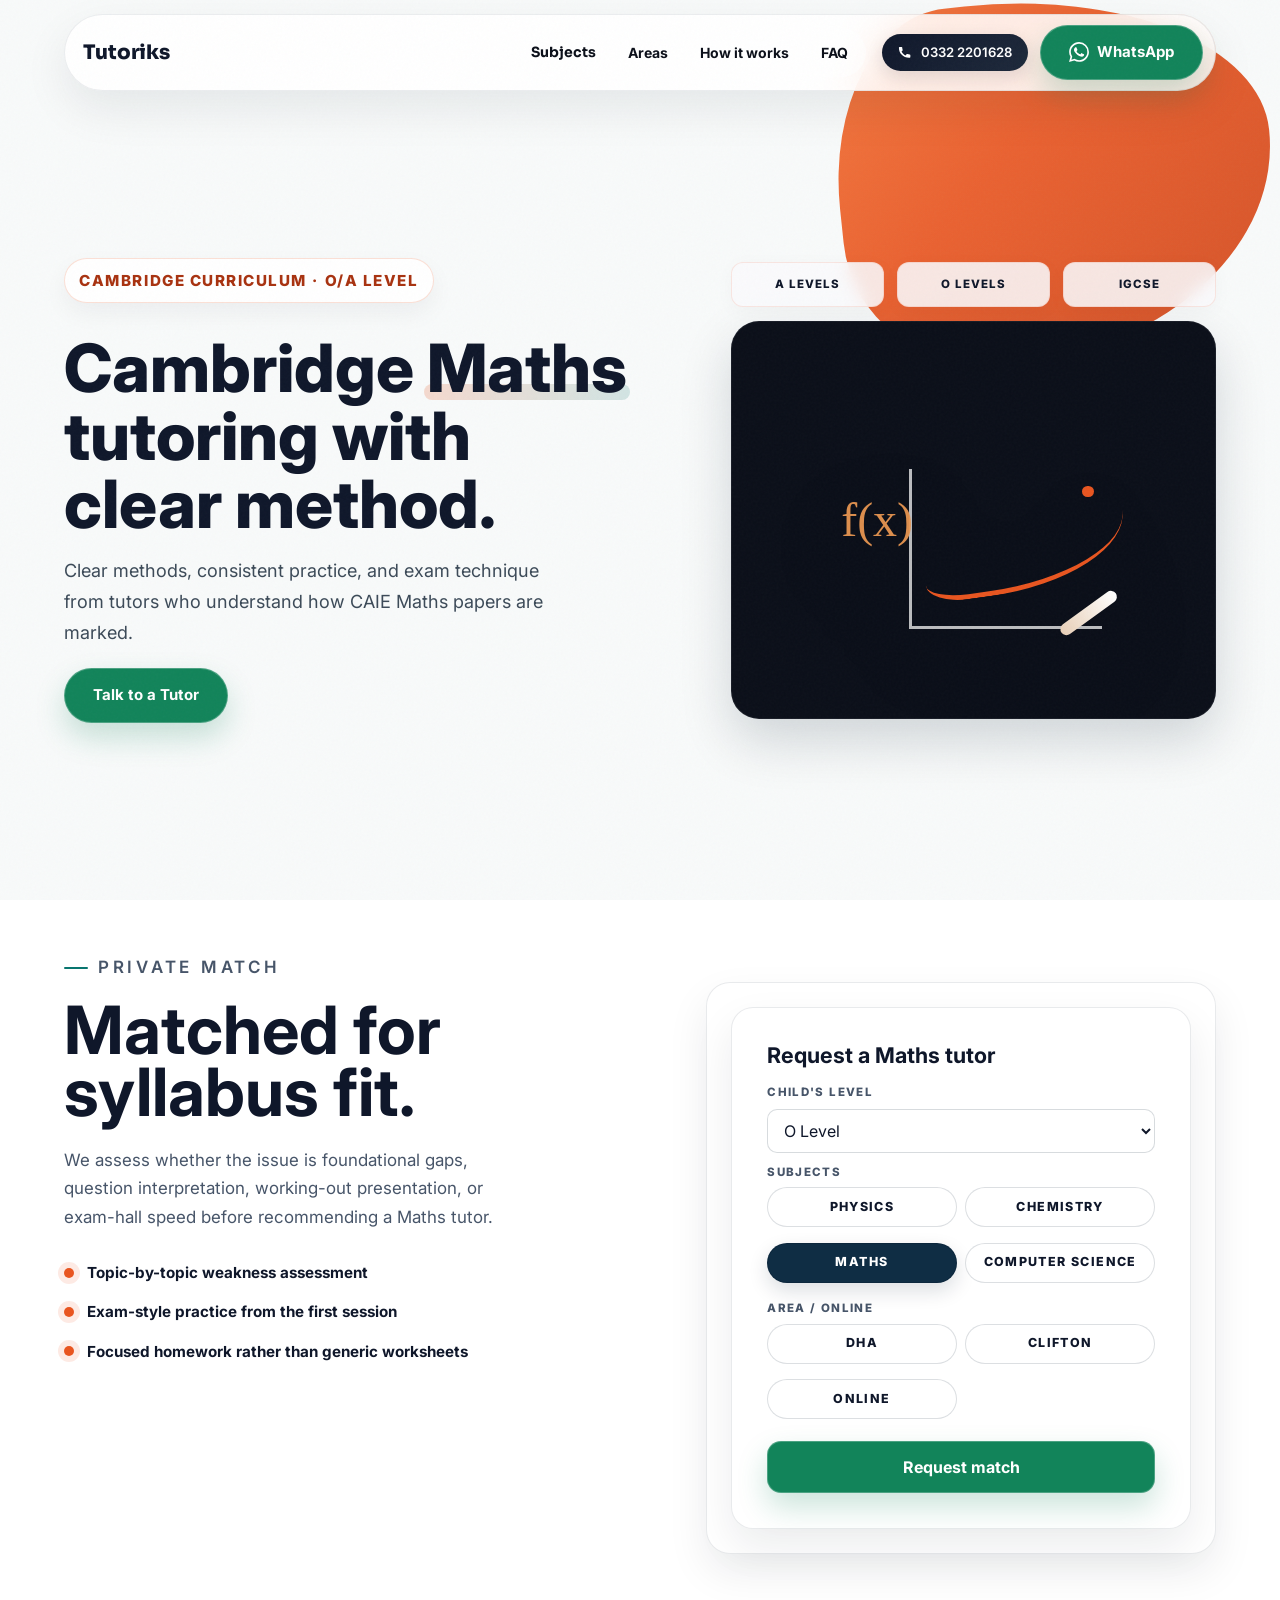
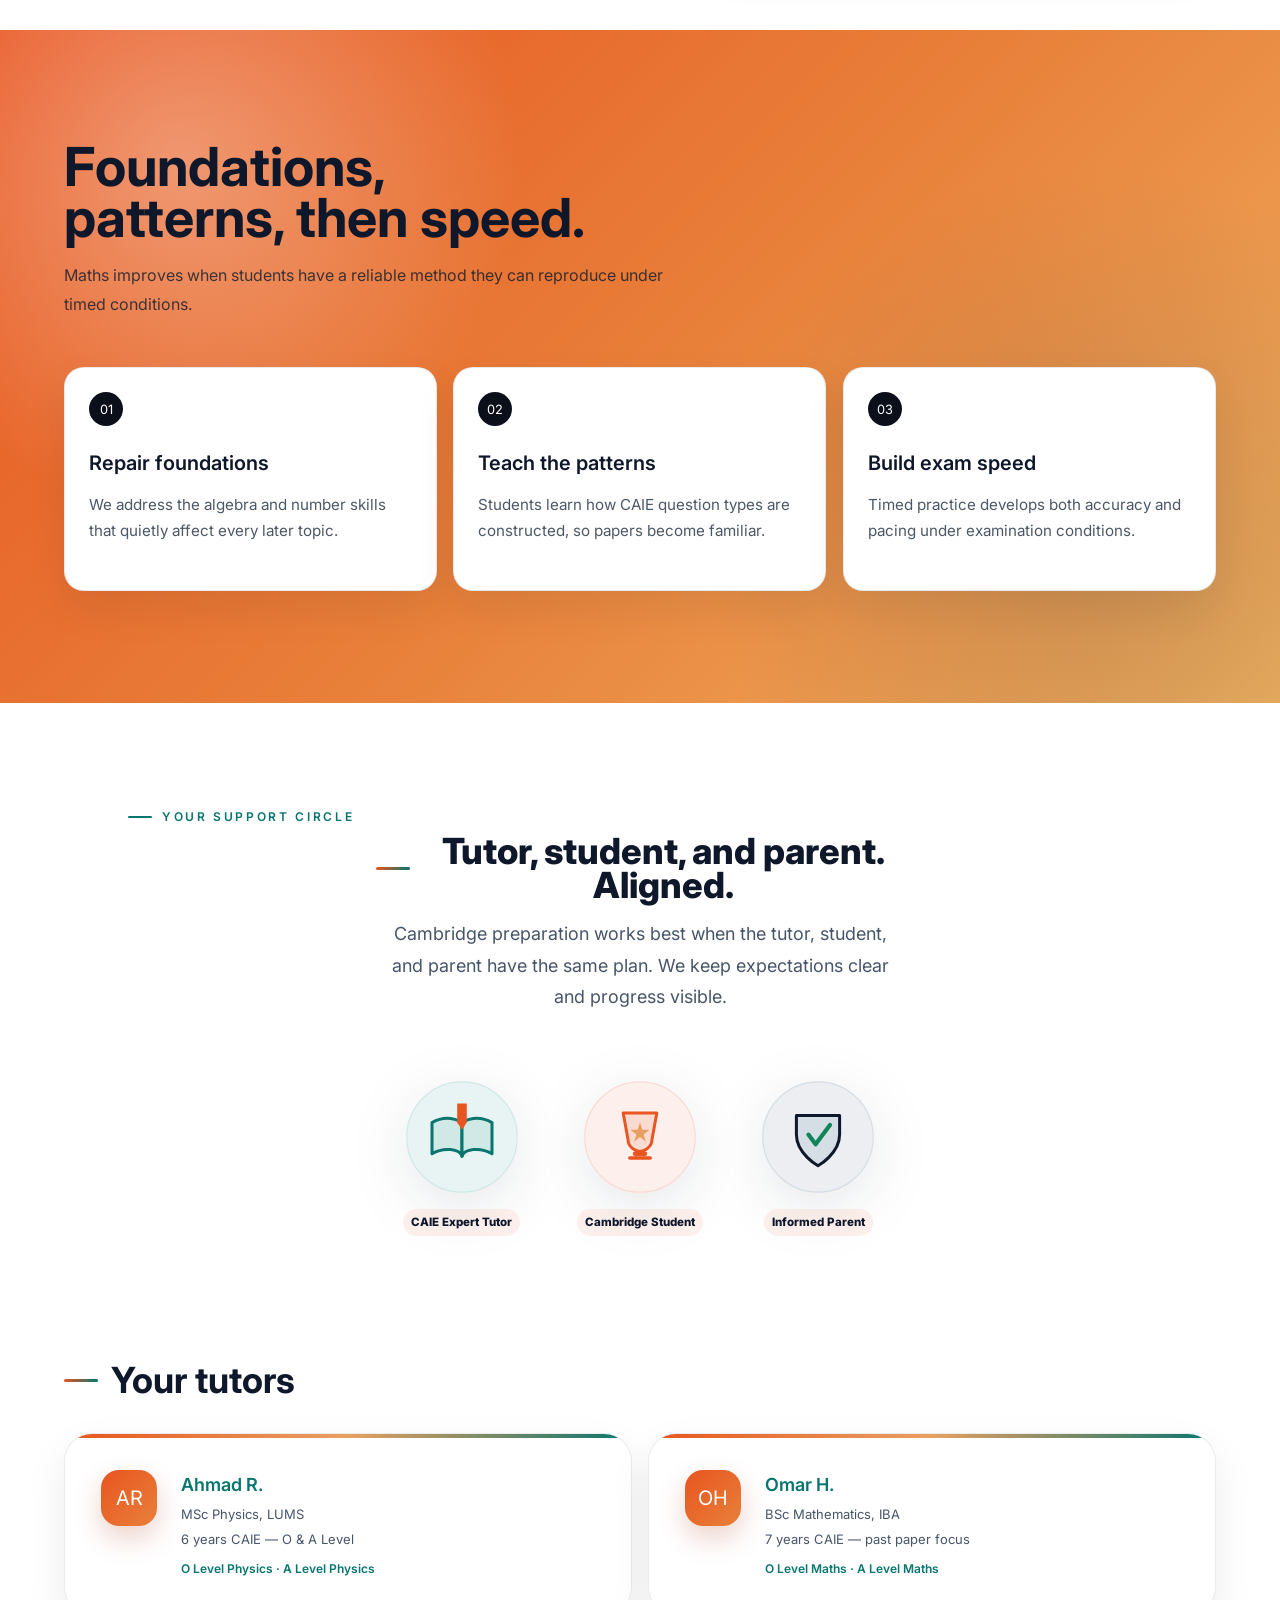
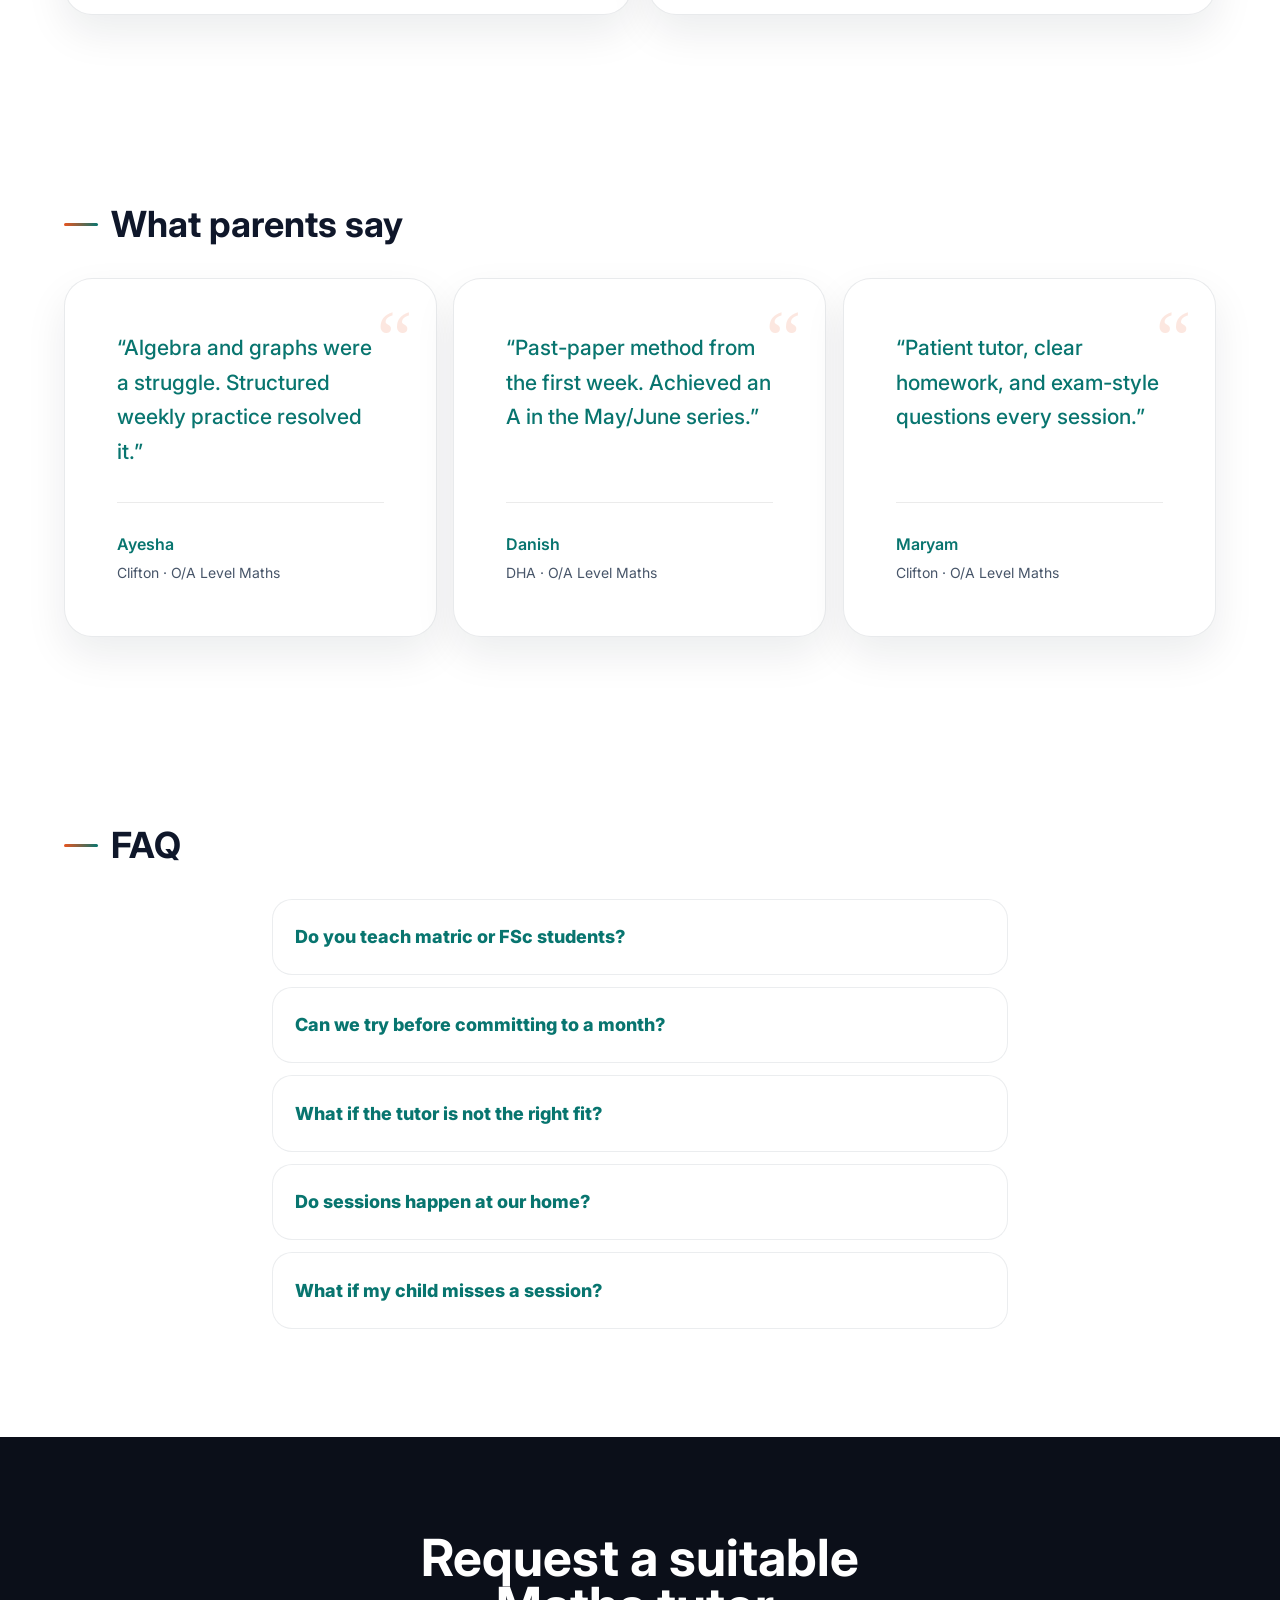
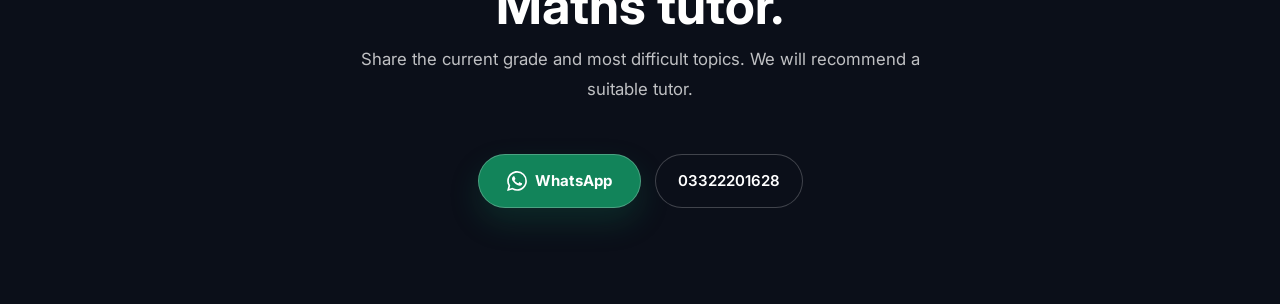
<file: lp/mathematics/index.html>
<!DOCTYPE html>
<html lang="en">
<head>
<meta charset="UTF-8">
<meta name="viewport" content="width=device-width, initial-scale=1.0, viewport-fit=cover">
<meta name="description" content="Cambridge Maths tutoring for O Level, A Level, IGCSE and GCSE students. Home tutoring in DHA and Clifton, with online support available.">
<meta name="robots" content="noindex, nofollow">
<meta name="theme-color" content="#E86A2A">
<title>Cambridge Maths Tutor in DHA, Clifton &amp; Online | Tutoriks</title>
<link rel="preconnect" href="https://fonts.googleapis.com">
<link rel="preconnect" href="https://fonts.gstatic.com" crossorigin>
<link rel="preload" href="../../styles.css?v=9" as="style" fetchpriority="high">
<link rel="stylesheet" href="../../styles.css?v=9">
<link rel="preload" href="../../landing.css?v=9" as="style">
<link rel="stylesheet" href="../../landing.css?v=9">
<link rel="preload" as="style" href="https://fonts.googleapis.com/css2?family=Inter:wght@400;500;600;700;800&family=Plus+Jakarta+Sans:wght@400;600;700&family=Sora:wght@700;800&display=swap">
<link rel="stylesheet" href="https://fonts.googleapis.com/css2?family=Inter:wght@400;500;600;700;800&family=Plus+Jakarta+Sans:wght@400;600;700&family=Sora:wght@700;800&display=swap" media="print" onload="this.media='all'">
<noscript><link rel="stylesheet" href="https://fonts.googleapis.com/css2?family=Inter:wght@400;500;600;700;800&family=Plus+Jakarta+Sans:wght@400;600;700&family=Sora:wght@700;800&display=swap"></noscript>
<script type="application/ld+json" id="schemaJson"></script>
</head>
<body class="lp" data-lp="mathematics">

<header class="lp-header">
  <a href="../../Main.html">Tutoriks</a>
  <div class="nav-links" id="navLinks">
    <a href="../../Main.html#subjects">Subjects</a>
    <a href="../../Main.html#areas">Areas</a>
    <a href="../../Main.html#how">How it works</a>
    <a href="../../Main.html#faq">FAQ</a>
  </div>
  <div class="nav-right">
    <a href="tel:+923322201628" class="nav-phone-pill">
      <svg viewBox="0 0 24 24" xmlns="http://www.w3.org/2000/svg" aria-hidden="true"><path d="M6.615 10.193c1.513 3.142 4.05 5.676 7.195 7.192l2.428-2.43c.318-.318.786-.438 1.193-.283 1.31.527 2.724.813 4.194.813.653 0 1.182.53 1.182 1.183v3.864c0 .653-.53 1.183-1.183 1.183C10.22 22.333 1.667 13.78 1.667 3.148c0-.653.53-1.183 1.183-1.183h3.864c.653 0 1.183.53 1.183 1.183 0 1.47.286 2.884.813 4.194.155.407.035.875-.283 1.193l-2.812 2.398z"/></svg>
      0332 2201628
    </a>
    <a href="#" class="btn btn-pill-white btn-wa-icon" data-wa><svg viewBox="0 0 24 24" xmlns="http://www.w3.org/2000/svg" width="18" height="18" fill="white" aria-hidden="true"><path d="M17.472 14.382c-.297-.149-1.758-.867-2.03-.967-.273-.099-.471-.148-.67.15-.197.297-.767.966-.94 1.164-.173.199-.347.223-.644.075-.297-.15-1.255-.463-2.39-1.475-.883-.788-1.48-1.761-1.653-2.059-.173-.297-.018-.458.13-.606.134-.133.298-.347.446-.52.149-.174.198-.298.298-.497.099-.198.05-.371-.025-.52-.075-.149-.669-1.612-.916-2.207-.242-.579-.487-.5-.669-.51-.173-.008-.371-.01-.57-.01-.198 0-.52.074-.792.372-.272.297-1.04 1.016-1.04 2.479 0 1.462 1.065 2.875 1.213 3.074.149.198 2.096 3.2 5.077 4.487.709.306 1.262.489 1.694.625.712.227 1.36.195 1.871.118.571-.085 1.758-.719 2.006-1.413.248-.694.248-1.289.173-1.413-.074-.124-.272-.198-.57-.347m-5.421 7.403h-.004a9.87 9.87 0 01-5.031-1.378l-.361-.214-3.741.982.998-3.648-.235-.374a9.86 9.86 0 01-1.51-5.26c.001-5.45 4.436-9.884 9.888-9.884 2.64 0 5.122 1.03 6.988 2.898a9.825 9.825 0 012.893 6.994c-.003 5.45-4.437 9.884-9.885 9.884m8.413-18.297A11.815 11.815 0 0012.05 0C5.495 0 .16 5.335.157 11.892c0 2.096.547 4.142 1.588 5.945L.057 24l6.305-1.654a11.882 11.882 0 005.683 1.448h.005c6.554 0 11.89-5.335 11.893-11.893a11.821 11.821 0 00-3.48-8.413Z"/></svg><span class="btn-label">WhatsApp</span></a>
    <button type="button" class="nav-toggle" id="navToggle" aria-label="Open menu" aria-expanded="false">
      <span class="nav-toggle-label">Menu</span>
      <span class="nav-toggle-bars" aria-hidden="true"><span></span><span></span><span></span></span>
    </button>
  </div>
</header>

<section class="lp-hero">
<div class="lp-hero-art" aria-hidden="true">
    <div class="lp-hero-metrics"><span>A Levels</span><span>O Levels</span><span>IGCSE</span></div>
    <div class="lp-hero-art-card">
      <span class="lp-hero-studio lp-hero-studio--maths">
        <span class="studio-board">
          <span class="math-grid-modern"></span>
          <span class="math-curve-modern"></span>
          <span class="math-point-modern"></span>
          <span class="math-equation-chip">f(x)</span>
          <span class="math-ruler"></span>
        </span>
        <span class="studio-desk">
          <span class="studio-student"></span>
          <span class="studio-book"></span>
        </span>
      </span>
    </div>
  </div>
  <div class="lp-hero-copy">
  <p class="lp-kicker"><span>Cambridge Curriculum</span><span>·</span><span>O/A Level</span></p>
  <h1>Cambridge <span class="lp-subject-mark">Maths</span> tutoring with clear method.</h1>
  <p class="lede">Clear methods, consistent practice, and exam technique from tutors who understand how CAIE Maths papers are marked.</p>
  <a href="#" class="btn btn-wa-green btn-wa-icon" data-wa>Talk to a Tutor</a>
  <ul class="trust-bullets">
    <li>Pure, applied, and statistics components</li>
    <li>Method marks treated as seriously as accuracy</li>
    <li>Parent update after every session</li>
  </ul>
  </div>
</section>

<div class="container lp-match">
  <div class="lp-match-copy">
    <p class="eyebrow">Private match</p>
    <h2>Matched for syllabus fit.</h2>
    <p>We assess whether the issue is foundational gaps, question interpretation, working-out presentation, or exam-hall speed before recommending a Maths tutor.</p>
    <div class="lp-signal-list">
      <span>Topic-by-topic weakness assessment</span>
      <span>Exam-style practice from the first session</span>
      <span>Focused homework rather than generic worksheets</span>
    </div>
  </div>
  <div class="lp-form-desktop">
    <form class="lead-form" id="leadForm" aria-label="Get matched">
      <h2>Request a Maths tutor</h2>
      <label for="level">Child's level</label>
      <select id="level" name="level" required>
        <option value="">Select level</option>
        <option value="O Level" selected>O Level</option>
        <option value="A Level">A Level</option>
      </select>
      <label for="subject">Subject</label>
      <input type="text" id="subject" name="subject" value="O/A Level Maths" readonly autocomplete="off">
      <label for="service_area">Area</label>
      <input type="text" id="service_area" name="service_area" value="DHA &amp; Clifton" readonly autocomplete="off">
      <button type="submit" class="btn btn-whatsapp">Request match</button>
    </form>
  </div>
  <div class="lp-ticket-mobile">
    <div class="matcher-card">
      <div class="matcher-sections">
        <div class="matcher-group">
          <h4>1. Choose Level</h4>
          <div class="matcher-chips" data-group="level">
            <button type="button" class="chip active" data-value="O Level">O Level</button>
            <button type="button" class="chip" data-value="A Level">A Level</button>
          </div>
        </div>
        <div class="matcher-group">
          <h4>2. Choose Subject</h4>
          <div class="matcher-chips" data-group="subject">
            <button type="button" class="chip" data-value="Physics">Physics</button>
            <button type="button" class="chip" data-value="Chemistry">Chemistry</button>
            <button type="button" class="chip active" data-value="Maths">Maths</button>
            <button type="button" class="chip" data-value="Computer Science">Computer Science</button>
          </div>
        </div>
        <div class="matcher-group">
          <h4>3. Choose Learning Mode</h4>
          <div class="matcher-chips" data-group="location">
            <button type="button" class="chip active" data-value="DHA">DHA Home Visit</button>
            <button type="button" class="chip" data-value="Clifton">Clifton Home Visit</button>
            <button type="button" class="chip" data-value="Online">Online Tutoring</button>
          </div>
        </div>
      </div>
      <div class="matcher-receipt">
        <div class="receipt-header">
          <span>TUTORIKS MATCH TICKET</span>
          <span class="receipt-dot" aria-hidden="true"></span>
        </div>
        <div class="receipt-body">
          <p id="matcherSummary">I am looking for an O Level Maths tutor for DHA home visits.</p>
        </div>
        <a href="#" id="matcherSubmit" class="btn btn-matcher" target="_blank" rel="noopener">
          Talk to a Tutor
        </a>
      </div>
    </div>
  </div>
</div>

<section class="lp-method">
  <div class="lp-method-inner">
    <h2>Foundations, patterns, then speed.</h2>
    <p>Maths improves when students have a reliable method they can reproduce under timed conditions.</p>
    <div class="lp-method-grid">
      <article class="lp-method-card"><span>01</span><h3>Repair foundations</h3><p>We address the algebra and number skills that quietly affect every later topic.</p></article>
      <article class="lp-method-card"><span>02</span><h3>Teach the patterns</h3><p>Students learn how CAIE question types are constructed, so papers become familiar.</p></article>
      <article class="lp-method-card"><span>03</span><h3>Build exam speed</h3><p>Timed practice develops both accuracy and pacing under examination conditions.</p></article>
    </div>
  </div>
</section>


  <section class="lp-section lp-team-trust" style="padding-bottom: 0;">
    <div class="container center">
      <p class="eyebrow" style="text-align: center; margin-bottom: 0.5rem;">Your Support Circle</p>
      <h2 class="display display--section-sm" style="text-align: center; max-width: 22ch; margin: 0 auto 1rem;">Tutor, student, and parent. Aligned.</h2>
      <p class="lede" style="text-align: center; max-width: 32rem; margin: 0 auto;">Cambridge preparation works best when the tutor, student, and parent have the same plan. We keep expectations clear and progress visible.</p>
      
      <!-- Beautiful Animated SVG Character Lineup -->
      <div class="lp-character-lineup">
        <div class="char-wrapper char-tutor">
          <svg class="char-svg char-svg--tutor" viewBox="0 0 100 100" xmlns="http://www.w3.org/2000/svg">
  <circle cx="50" cy="50" r="46" fill="#E8F4F3" stroke="#D0E8E6" stroke-width="1"/>
  <path d="M25 38 C35 32, 48 34, 50 40 L50 66 C48 60, 35 58, 25 64 Z" fill="#D0E8E6" stroke="#08756F" stroke-width="2.5" stroke-linejoin="round"/>
  <path d="M75 38 C65 32, 52 34, 50 40 L50 66 C52 60, 65 58, 75 64 Z" fill="#D0E8E6" stroke="#08756F" stroke-width="2.5" stroke-linejoin="round"/>
  <polygon points="46,22 54,22 54,38 50,44 46,38" fill="#E85520"/>
</svg>
          <span class="char-label">CAIE Expert Tutor</span>
        </div>
        <div class="char-wrapper char-student">
          <svg class="char-svg char-svg--student" viewBox="0 0 100 100" xmlns="http://www.w3.org/2000/svg">
  <circle cx="50" cy="50" r="46" fill="#FDF0EC" stroke="#F9DBD2" stroke-width="1"/>
  <path d="M36 30 L64 30 L60 52 C60 58, 54 62, 50 62 C46 62, 40 58, 40 52 Z" fill="#F9DBD2" stroke="#E85520" stroke-width="2.5" stroke-linejoin="round"/>
  <rect x="44" y="62" width="12" height="4" rx="2" fill="#E85520"/>
  <rect x="40" y="66" width="20" height="3" rx="1.5" fill="#E85520"/>
  <path d="M50 38 L52 44 L58 44 L53 48 L55 54 L50 50 L45 54 L47 48 L42 44 L48 44 Z" fill="#E8A060"/>
</svg>
          <span class="char-label">Cambridge Student</span>
        </div>
        <div class="char-wrapper char-parent">
          <svg class="char-svg char-svg--parent" viewBox="0 0 100 100" xmlns="http://www.w3.org/2000/svg">
  <circle cx="50" cy="50" r="46" fill="#ECEEF1" stroke="#D5DDE5" stroke-width="1"/>
  <path d="M32 32 L68 32 L68 48 C68 64, 50 74, 50 74 C50 74, 32 64, 32 48 Z" fill="#D5DDE5" stroke="#0F172A" stroke-width="2.5" stroke-linejoin="round"/>
  <path d="M42 48 L48 56 L60 40" fill="none" stroke="#12845A" stroke-width="3.5" stroke-linecap="round" stroke-linejoin="round"/>
</svg>
          <span class="char-label">Informed Parent</span>
        </div>
      </div>
    </div>
  </section>

<section class="lp-section">
  <h2>Your tutors</h2>
  <div class="tutor-grid" id="lpTutors">
    <article class="tutor-card"><div class="tutor-avatar" aria-hidden="true">CA</div><div><h3>CAIE subject expert</h3><p class="meta">Cambridge-focused tutor</p><p class="meta">Matched to syllabus, area, and exam session</p><p class="subjects">Past papers · Weak-topic focus · Parent feedback</p></div></article>
    <article class="tutor-card"><div class="tutor-avatar" aria-hidden="true">EX</div><div><h3>Exam method coach</h3><p class="meta">Paper technique and mark-scheme training</p><p class="meta">Focused practice for mocks and final exams</p><p class="subjects">Command words · Timed drills · Progress plan</p></div></article>
  </div>
</section>

<section class="lp-section">
  <h2>What parents say</h2>
  <div class="testimonial-grid" id="lpTestimonials">
    <article class="t-card"><p>“Algebra and graphs were a struggle. Structured weekly practice resolved it.”</p><footer><strong>Ayesha</strong>Clifton · O/A Level Maths</footer></article>
    <article class="t-card"><p>“Past-paper method from the first week. Achieved an A in the May/June series.”</p><footer><strong>Danish</strong>DHA · O/A Level Maths</footer></article>
    <article class="t-card"><p>“Patient tutor, clear homework, and exam-style questions every session.”</p><footer><strong>Maryam</strong>Clifton · O/A Level Maths</footer></article>
  </div>
</section>

<section class="lp-section" id="faq">
  <h2>FAQ</h2>
  <div class="faq-list" id="faqList">
    <details><summary>Do you only teach Cambridge students?</summary><div class="faq-a">Yes. Tutoriks focuses on Cambridge O and A Level students.</div></details>
    <details><summary>Do sessions happen at home or online?</summary><div class="faq-a">Both. Home sessions are available in DHA and Clifton. Online sessions are available for students anywhere.</div></details>
    <details><summary>What happens if the tutor is not the right fit?</summary><div class="faq-a">We review the concern and arrange a more suitable tutor where needed.</div></details>
  </div>
</section>

<footer class="lp-footer">
  <div class="lp-footer-inner">
    <h2>Request a suitable Maths tutor.</h2>
    <p>Share the current grade and most difficult topics. We will recommend a suitable tutor.</p>
    <div class="hero-actions">
    <a href="#" class="btn btn-pill-white btn-wa-icon" data-wa><svg viewBox="0 0 24 24" xmlns="http://www.w3.org/2000/svg" width="18" height="18" fill="white" aria-hidden="true"><path d="M17.472 14.382c-.297-.149-1.758-.867-2.03-.967-.273-.099-.471-.148-.67.15-.197.297-.767.966-.94 1.164-.173.199-.347.223-.644.075-.297-.15-1.255-.463-2.39-1.475-.883-.788-1.48-1.761-1.653-2.059-.173-.297-.018-.458.13-.606.134-.133.298-.347.446-.52.149-.174.198-.298.298-.497.099-.198.05-.371-.025-.52-.075-.149-.669-1.612-.916-2.207-.242-.579-.487-.5-.669-.51-.173-.008-.371-.01-.57-.01-.198 0-.52.074-.792.372-.272.297-1.04 1.016-1.04 2.479 0 1.462 1.065 2.875 1.213 3.074.149.198 2.096 3.2 5.077 4.487.709.306 1.262.489 1.694.625.712.227 1.36.195 1.871.118.571-.085 1.758-.719 2.006-1.413.248-.694.248-1.289.173-1.413-.074-.124-.272-.198-.57-.347m-5.421 7.403h-.004a9.87 9.87 0 01-5.031-1.378l-.361-.214-3.741.982.998-3.648-.235-.374a9.86 9.86 0 01-1.51-5.26c.001-5.45 4.436-9.884 9.888-9.884 2.64 0 5.122 1.03 6.988 2.898a9.825 9.825 0 012.893 6.994c-.003 5.45-4.437 9.884-9.885 9.884m8.413-18.297A11.815 11.815 0 0012.05 0C5.495 0 .16 5.335.157 11.892c0 2.096.547 4.142 1.588 5.945L.057 24l6.305-1.654a11.882 11.882 0 005.683 1.448h.005c6.554 0 11.89-5.335 11.893-11.893a11.821 11.821 0 00-3.48-8.413Z"/></svg> WhatsApp</a>
    <a href="tel:+923322201628" class="btn btn-ghost" data-phone>03322201628</a>
  </div>
  </div>
</footer>

<div class="lp-sticky-wa">
  <a href="#" class="btn btn-whatsapp" data-wa aria-label="WhatsApp">WhatsApp</a>
</div>

<script src="../../site-config.js?v=9" defer></script>
<script src="../../main.js?v=9" defer></script>
</body>
</html>
</file>
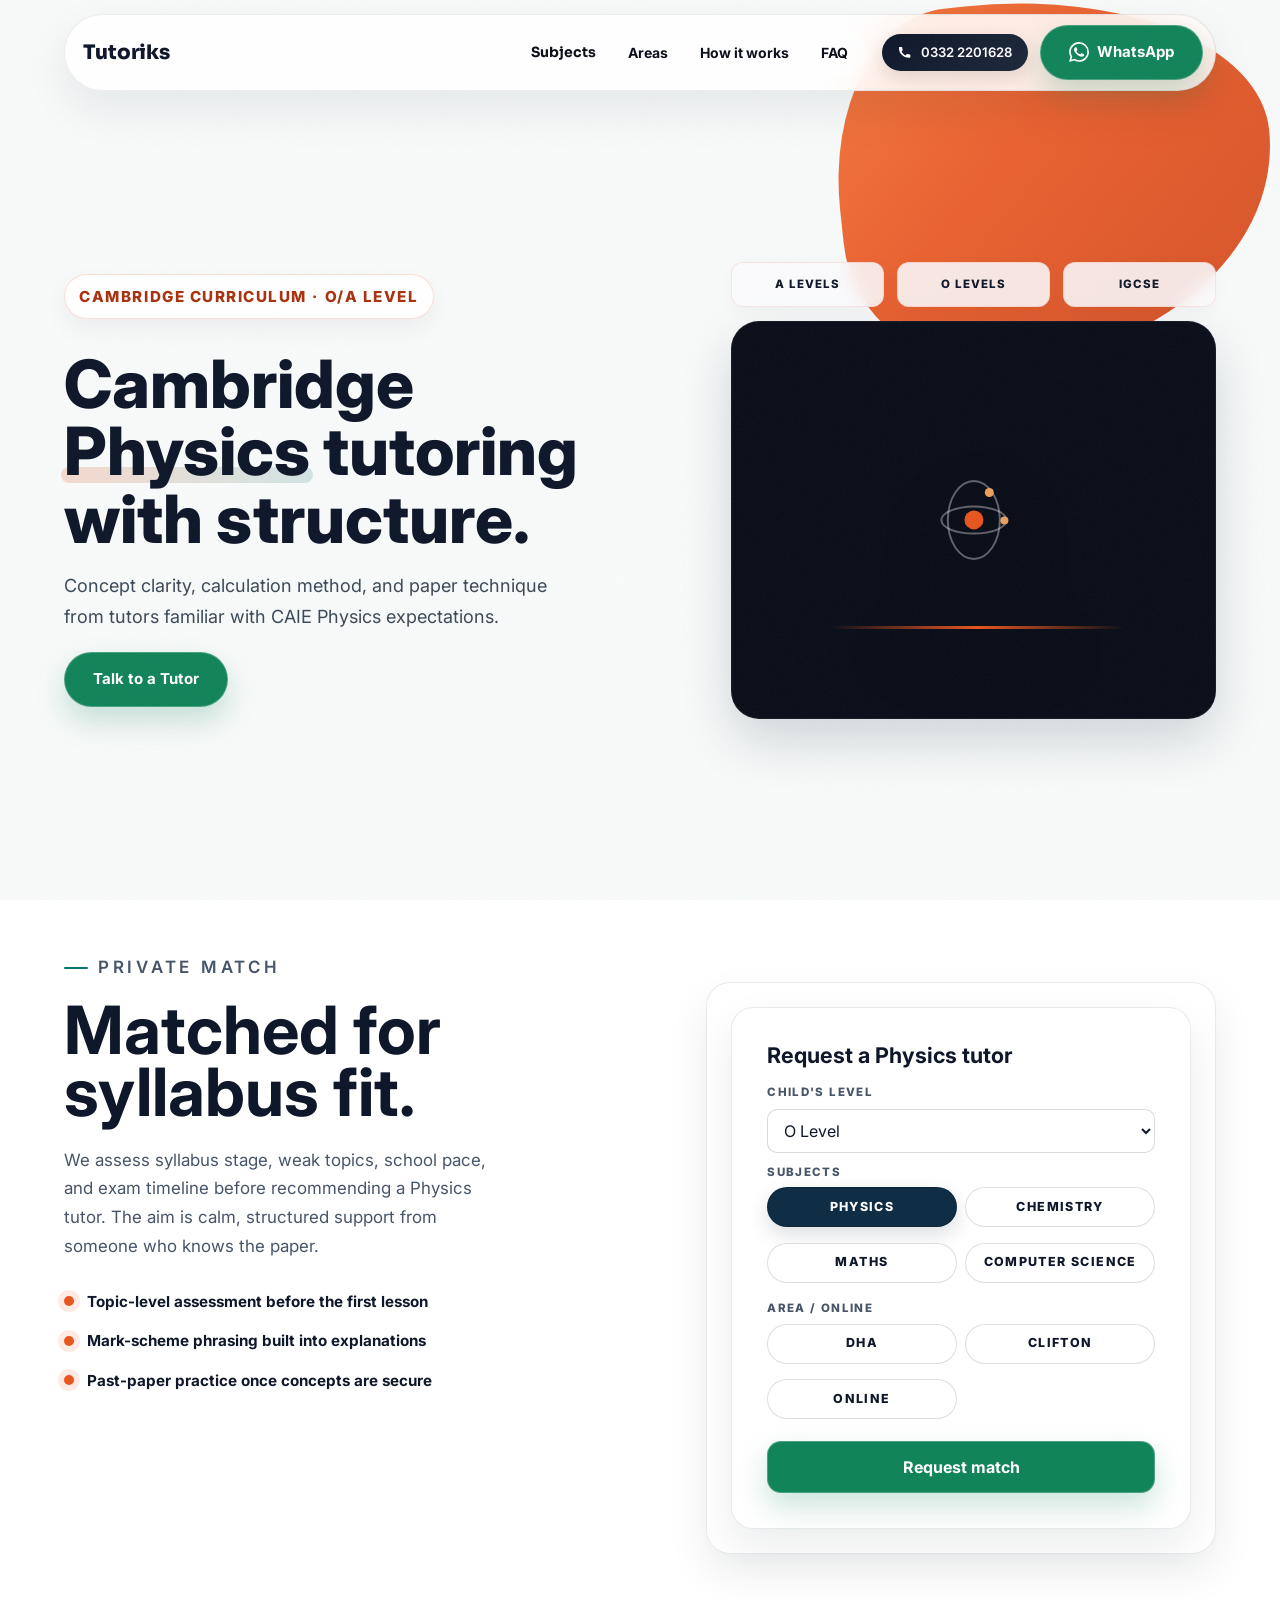
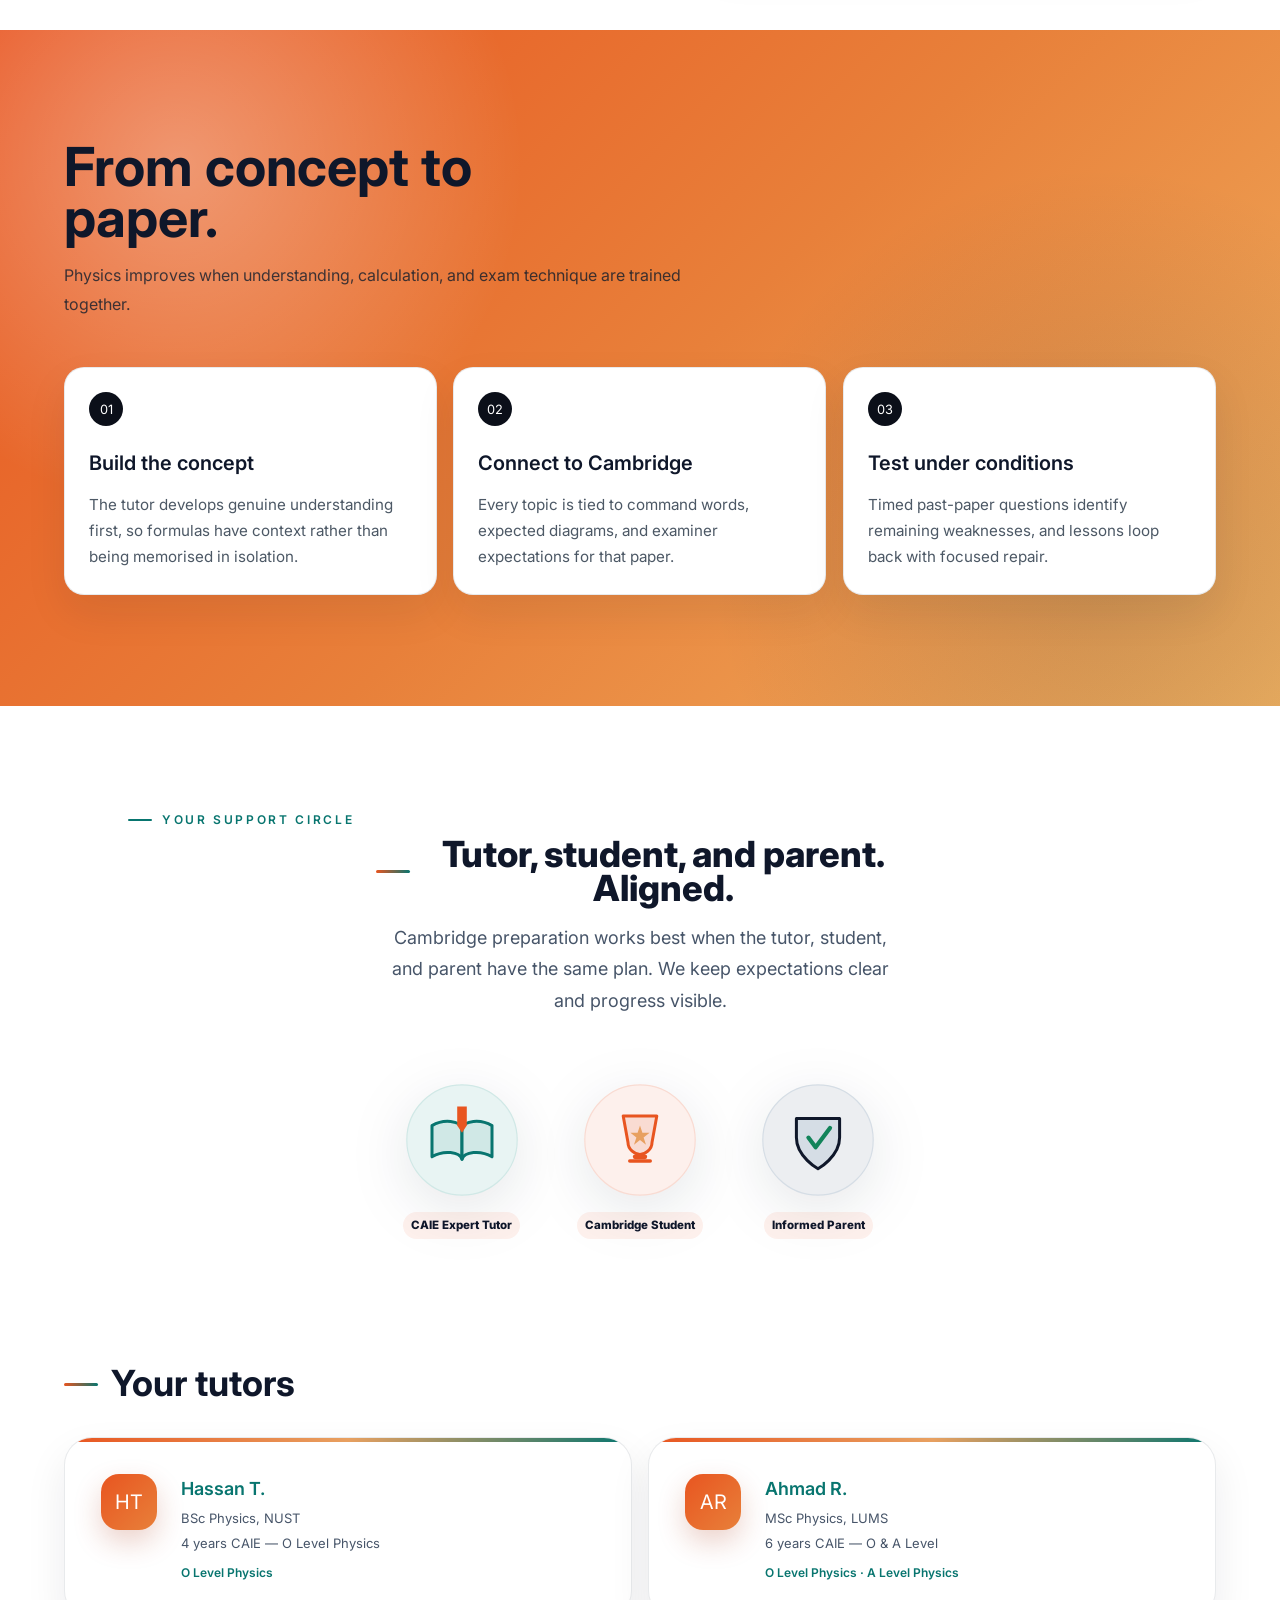
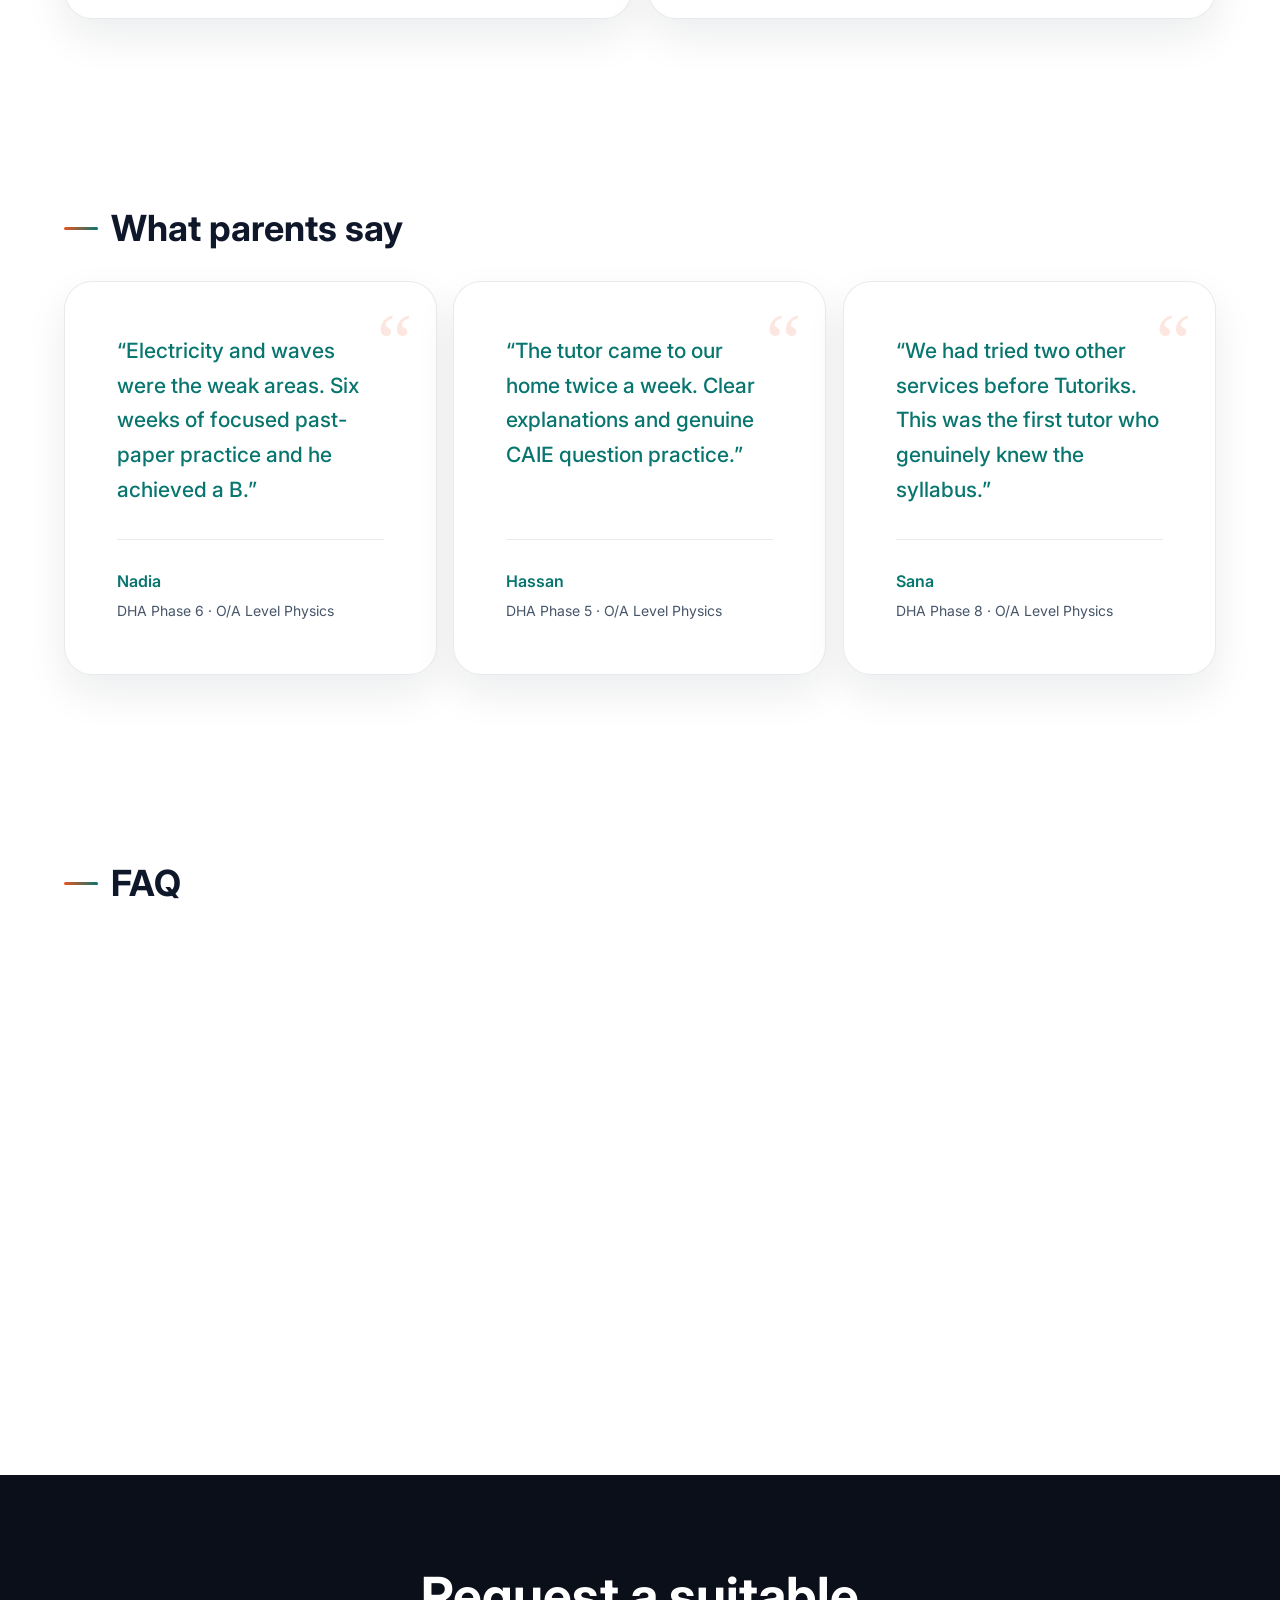
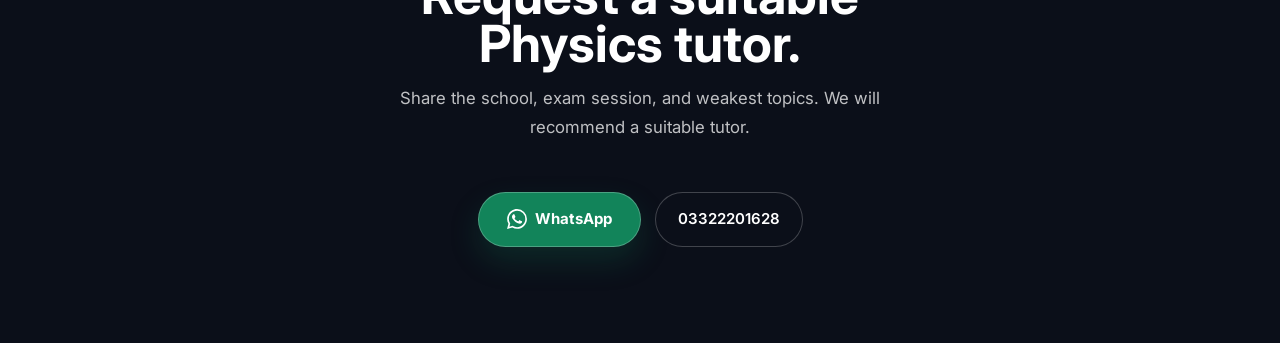
<file: lp/physics/index.html>
<!DOCTYPE html>
<html lang="en">
<head>
<meta charset="UTF-8">
<meta name="viewport" content="width=device-width, initial-scale=1.0, viewport-fit=cover">
<meta name="description" content="Cambridge Physics tutoring for O Level, A Level, IGCSE and GCSE students. Home tutoring in DHA and Clifton, with online support available.">
<meta name="robots" content="noindex, nofollow">
<meta name="theme-color" content="#E86A2A">
<title>Cambridge Physics Tutor in DHA, Clifton &amp; Online | Tutoriks</title>
<link rel="preconnect" href="https://fonts.googleapis.com">
<link rel="preconnect" href="https://fonts.gstatic.com" crossorigin>
<link rel="preload" href="../../styles.css?v=9" as="style" fetchpriority="high">
<link rel="stylesheet" href="../../styles.css?v=9">
<link rel="preload" href="../../landing.css?v=9" as="style">
<link rel="stylesheet" href="../../landing.css?v=9">
<link rel="preload" as="style" href="https://fonts.googleapis.com/css2?family=Inter:wght@400;500;600;700;800&family=Plus+Jakarta+Sans:wght@400;600;700&family=Sora:wght@700;800&display=swap">
<link rel="stylesheet" href="https://fonts.googleapis.com/css2?family=Inter:wght@400;500;600;700;800&family=Plus+Jakarta+Sans:wght@400;600;700&family=Sora:wght@700;800&display=swap" media="print" onload="this.media='all'">
<noscript><link rel="stylesheet" href="https://fonts.googleapis.com/css2?family=Inter:wght@400;500;600;700;800&family=Plus+Jakarta+Sans:wght@400;600;700&family=Sora:wght@700;800&display=swap"></noscript>
<script type="application/ld+json" id="schemaJson"></script>
</head>
<body class="lp" data-lp="physics">

<header class="lp-header">
  <a href="../../Main.html">Tutoriks</a>
  <div class="nav-links" id="navLinks">
    <a href="../../Main.html#subjects">Subjects</a>
    <a href="../../Main.html#areas">Areas</a>
    <a href="../../Main.html#how">How it works</a>
    <a href="../../Main.html#faq">FAQ</a>
  </div>
  <div class="nav-right">
    <a href="tel:+923322201628" class="nav-phone-pill">
      <svg viewBox="0 0 24 24" xmlns="http://www.w3.org/2000/svg" aria-hidden="true"><path d="M6.615 10.193c1.513 3.142 4.05 5.676 7.195 7.192l2.428-2.43c.318-.318.786-.438 1.193-.283 1.31.527 2.724.813 4.194.813.653 0 1.182.53 1.182 1.183v3.864c0 .653-.53 1.183-1.183 1.183C10.22 22.333 1.667 13.78 1.667 3.148c0-.653.53-1.183 1.183-1.183h3.864c.653 0 1.183.53 1.183 1.183 0 1.47.286 2.884.813 4.194.155.407.035.875-.283 1.193l-2.812 2.398z"/></svg>
      0332 2201628
    </a>
    <a href="#" class="btn btn-pill-white btn-wa-icon" data-wa><svg viewBox="0 0 24 24" xmlns="http://www.w3.org/2000/svg" width="18" height="18" fill="white" aria-hidden="true"><path d="M17.472 14.382c-.297-.149-1.758-.867-2.03-.967-.273-.099-.471-.148-.67.15-.197.297-.767.966-.94 1.164-.173.199-.347.223-.644.075-.297-.15-1.255-.463-2.39-1.475-.883-.788-1.48-1.761-1.653-2.059-.173-.297-.018-.458.13-.606.134-.133.298-.347.446-.52.149-.174.198-.298.298-.497.099-.198.05-.371-.025-.52-.075-.149-.669-1.612-.916-2.207-.242-.579-.487-.5-.669-.51-.173-.008-.371-.01-.57-.01-.198 0-.52.074-.792.372-.272.297-1.04 1.016-1.04 2.479 0 1.462 1.065 2.875 1.213 3.074.149.198 2.096 3.2 5.077 4.487.709.306 1.262.489 1.694.625.712.227 1.36.195 1.871.118.571-.085 1.758-.719 2.006-1.413.248-.694.248-1.289.173-1.413-.074-.124-.272-.198-.57-.347m-5.421 7.403h-.004a9.87 9.87 0 01-5.031-1.378l-.361-.214-3.741.982.998-3.648-.235-.374a9.86 9.86 0 01-1.51-5.26c.001-5.45 4.436-9.884 9.888-9.884 2.64 0 5.122 1.03 6.988 2.898a9.825 9.825 0 012.893 6.994c-.003 5.45-4.437 9.884-9.885 9.884m8.413-18.297A11.815 11.815 0 0012.05 0C5.495 0 .16 5.335.157 11.892c0 2.096.547 4.142 1.588 5.945L.057 24l6.305-1.654a11.882 11.882 0 005.683 1.448h.005c6.554 0 11.89-5.335 11.893-11.893a11.821 11.821 0 00-3.48-8.413Z"/></svg><span class="btn-label">WhatsApp</span></a>
    <button type="button" class="nav-toggle" id="navToggle" aria-label="Open menu" aria-expanded="false">
      <span class="nav-toggle-label">Menu</span>
      <span class="nav-toggle-bars" aria-hidden="true"><span></span><span></span><span></span></span>
    </button>
  </div>
</header>

<section class="lp-hero">
<div class="lp-hero-art" aria-hidden="true">
    <div class="lp-hero-metrics"><span>A Levels</span><span>O Levels</span><span>IGCSE</span></div>
    <div class="lp-hero-art-card">
      <span class="lp-hero-studio lp-hero-studio--physics">
        <span class="studio-board">
          <span class="physics-nucleus"></span>
          <span class="physics-orbit physics-orbit--a"><span class="physics-electron"></span></span>
          <span class="physics-orbit physics-orbit--b"><span class="physics-electron"></span></span>
          <span class="physics-wave"></span>
          <span class="physics-spark physics-spark--one"></span>
          <span class="physics-spark physics-spark--two"></span>
        </span>
      </span>
    </div>
  </div>
  <div class="lp-hero-copy">
  <p class="lp-kicker"><span>Cambridge Curriculum</span><span>·</span><span>O/A Level</span></p>
  <h1>Cambridge <span class="lp-subject-mark">Physics</span> tutoring with structure.</h1>
  <p class="lede">Concept clarity, calculation method, and paper technique from tutors familiar with CAIE Physics expectations.</p>
  <a href="#" class="btn btn-wa-green btn-wa-icon" data-wa>Talk to a Tutor</a>
  <ul class="trust-bullets">
    <li>Cambridge mark-scheme familiarity</li>
    <li>Mechanics, electricity, waves, and practical skills</li>
    <li>Parent update after every session</li>
  </ul>
  </div>
</section>

<div class="container lp-match">
  <div class="lp-match-copy">
    <p class="eyebrow">Private match</p>
    <h2>Matched for syllabus fit.</h2>
    <p>We assess syllabus stage, weak topics, school pace, and exam timeline before recommending a Physics tutor. The aim is calm, structured support from someone who knows the paper.</p>
    <div class="lp-signal-list">
      <span>Topic-level assessment before the first lesson</span>
      <span>Mark-scheme phrasing built into explanations</span>
      <span>Past-paper practice once concepts are secure</span>
    </div>
  </div>
  <div class="lp-form-desktop">
    <form class="lead-form" id="leadForm" aria-label="Get matched">
      <h2>Request a Physics tutor</h2>
      <label for="level">Child's level</label>
      <select id="level" name="level" required>
        <option value="">Select level</option>
        <option value="O Level" selected>O Level</option>
        <option value="A Level">A Level</option>
      </select>
      <label for="subject">Subject</label>
      <input type="text" id="subject" name="subject" value="O/A Level Physics" readonly autocomplete="off">
      <label for="service_area">Area</label>
      <input type="text" id="service_area" name="service_area" value="DHA" readonly autocomplete="off">
      <button type="submit" class="btn btn-whatsapp">Request match</button>
    </form>
  </div>
  <div class="lp-ticket-mobile">
    <div class="matcher-card">
      <div class="matcher-sections">
        <div class="matcher-group">
          <h4>1. Choose Level</h4>
          <div class="matcher-chips" data-group="level">
            <button type="button" class="chip active" data-value="O Level">O Level</button>
            <button type="button" class="chip" data-value="A Level">A Level</button>
          </div>
        </div>
        <div class="matcher-group">
          <h4>2. Choose Subject</h4>
          <div class="matcher-chips" data-group="subject">
            <button type="button" class="chip active" data-value="Physics">Physics</button>
            <button type="button" class="chip" data-value="Chemistry">Chemistry</button>
            <button type="button" class="chip" data-value="Maths">Maths</button>
            <button type="button" class="chip" data-value="Computer Science">Computer Science</button>
          </div>
        </div>
        <div class="matcher-group">
          <h4>3. Choose Learning Mode</h4>
          <div class="matcher-chips" data-group="location">
            <button type="button" class="chip active" data-value="DHA">DHA Home Visit</button>
            <button type="button" class="chip" data-value="Clifton">Clifton Home Visit</button>
            <button type="button" class="chip" data-value="Online">Online Tutoring</button>
          </div>
        </div>
      </div>
      <div class="matcher-receipt">
        <div class="receipt-header">
          <span>TUTORIKS MATCH TICKET</span>
          <span class="receipt-dot" aria-hidden="true"></span>
        </div>
        <div class="receipt-body">
          <p id="matcherSummary">I am looking for an O Level Physics tutor for DHA home visits.</p>
        </div>
        <a href="#" id="matcherSubmit" class="btn btn-matcher" target="_blank" rel="noopener">
          Talk to a Tutor
        </a>
      </div>
    </div>
  </div>
</div>

<section class="lp-method">
  <div class="lp-method-inner">
    <h2>From concept to paper.</h2>
    <p>Physics improves when understanding, calculation, and exam technique are trained together.</p>
    <div class="lp-method-grid">
      <article class="lp-method-card"><span>01</span><h3>Build the concept</h3><p>The tutor develops genuine understanding first, so formulas have context rather than being memorised in isolation.</p></article>
      <article class="lp-method-card"><span>02</span><h3>Connect to Cambridge</h3><p>Every topic is tied to command words, expected diagrams, and examiner expectations for that paper.</p></article>
      <article class="lp-method-card"><span>03</span><h3>Test under conditions</h3><p>Timed past-paper questions identify remaining weaknesses, and lessons loop back with focused repair.</p></article>
    </div>
  </div>
</section>


  <section class="lp-section lp-team-trust" style="padding-bottom: 0;">
    <div class="container center">
      <p class="eyebrow" style="text-align: center; margin-bottom: 0.5rem;">Your Support Circle</p>
      <h2 class="display display--section-sm" style="text-align: center; max-width: 22ch; margin: 0 auto 1rem;">Tutor, student, and parent. Aligned.</h2>
      <p class="lede" style="text-align: center; max-width: 32rem; margin: 0 auto;">Cambridge preparation works best when the tutor, student, and parent have the same plan. We keep expectations clear and progress visible.</p>
      
      <!-- Beautiful Animated SVG Character Lineup -->
      <div class="lp-character-lineup">
        <div class="char-wrapper char-tutor">
          <svg class="char-svg char-svg--tutor" viewBox="0 0 100 100" xmlns="http://www.w3.org/2000/svg">
  <circle cx="50" cy="50" r="46" fill="#E8F4F3" stroke="#D0E8E6" stroke-width="1"/>
  <path d="M25 38 C35 32, 48 34, 50 40 L50 66 C48 60, 35 58, 25 64 Z" fill="#D0E8E6" stroke="#08756F" stroke-width="2.5" stroke-linejoin="round"/>
  <path d="M75 38 C65 32, 52 34, 50 40 L50 66 C52 60, 65 58, 75 64 Z" fill="#D0E8E6" stroke="#08756F" stroke-width="2.5" stroke-linejoin="round"/>
  <polygon points="46,22 54,22 54,38 50,44 46,38" fill="#E85520"/>
</svg>
          <span class="char-label">CAIE Expert Tutor</span>
        </div>
        <div class="char-wrapper char-student">
          <svg class="char-svg char-svg--student" viewBox="0 0 100 100" xmlns="http://www.w3.org/2000/svg">
  <circle cx="50" cy="50" r="46" fill="#FDF0EC" stroke="#F9DBD2" stroke-width="1"/>
  <path d="M36 30 L64 30 L60 52 C60 58, 54 62, 50 62 C46 62, 40 58, 40 52 Z" fill="#F9DBD2" stroke="#E85520" stroke-width="2.5" stroke-linejoin="round"/>
  <rect x="44" y="62" width="12" height="4" rx="2" fill="#E85520"/>
  <rect x="40" y="66" width="20" height="3" rx="1.5" fill="#E85520"/>
  <path d="M50 38 L52 44 L58 44 L53 48 L55 54 L50 50 L45 54 L47 48 L42 44 L48 44 Z" fill="#E8A060"/>
</svg>
          <span class="char-label">Cambridge Student</span>
        </div>
        <div class="char-wrapper char-parent">
          <svg class="char-svg char-svg--parent" viewBox="0 0 100 100" xmlns="http://www.w3.org/2000/svg">
  <circle cx="50" cy="50" r="46" fill="#ECEEF1" stroke="#D5DDE5" stroke-width="1"/>
  <path d="M32 32 L68 32 L68 48 C68 64, 50 74, 50 74 C50 74, 32 64, 32 48 Z" fill="#D5DDE5" stroke="#0F172A" stroke-width="2.5" stroke-linejoin="round"/>
  <path d="M42 48 L48 56 L60 40" fill="none" stroke="#12845A" stroke-width="3.5" stroke-linecap="round" stroke-linejoin="round"/>
</svg>
          <span class="char-label">Informed Parent</span>
        </div>
      </div>
    </div>
  </section>

<section class="lp-section">
  <h2>Your tutors</h2>
  <div class="tutor-grid" id="lpTutors">
    <article class="tutor-card"><div class="tutor-avatar" aria-hidden="true">CA</div><div><h3>CAIE subject expert</h3><p class="meta">Cambridge-focused home tutor</p><p class="meta">Matched to syllabus, area, and exam timeline</p><p class="subjects">Past papers · Weak-topic repair · Parent feedback</p></div></article>
    <article class="tutor-card"><div class="tutor-avatar" aria-hidden="true">EX</div><div><h3>Exam method coach</h3><p class="meta">Paper technique and mark-scheme training</p><p class="meta">Structured practice for mocks and final exams</p><p class="subjects">CAIE command words · Timed drills · Progress plan</p></div></article>
  </div>
</section>

<section class="lp-section">
  <h2>What parents say</h2>
  <div class="testimonial-grid" id="lpTestimonials">
    <article class="t-card"><p>“Electricity and waves were the weak areas. Six weeks of focused past-paper practice and he achieved a B.”</p><footer><strong>Nadia</strong>DHA Phase 6 · O/A Level Physics</footer></article>
    <article class="t-card"><p>“The tutor came to our home twice a week. Clear explanations and genuine CAIE question practice.”</p><footer><strong>Hassan</strong>DHA Phase 5 · O/A Level Physics</footer></article>
    <article class="t-card"><p>“We had tried two other services before Tutoriks. This was the first tutor who genuinely knew the syllabus.”</p><footer><strong>Sana</strong>DHA Phase 8 · O/A Level Physics</footer></article>
  </div>
</section>

<section class="lp-section" id="faq">
  <h2>FAQ</h2>
  <div class="faq-list" id="faqList">
    <details><summary>Do you only teach Cambridge students?</summary><div class="faq-a">Yes. Tutoriks focuses on Cambridge O and A Level students.</div></details>
    <details><summary>Do sessions happen at home or online?</summary><div class="faq-a">Both. Home sessions are available in DHA and Clifton. Online sessions are available for students anywhere.</div></details>
    <details><summary>What happens if the tutor is not the right fit?</summary><div class="faq-a">We review the concern and arrange a more suitable tutor where needed.</div></details>
  </div>
</section>

<footer class="lp-footer">
  <div class="lp-footer-inner">
    <h2>Request a suitable Physics tutor.</h2>
    <p>Share the school, exam session, and weakest topics. We will recommend a suitable tutor.</p>
    <div class="hero-actions">
    <a href="#" class="btn btn-pill-white btn-wa-icon" data-wa><svg viewBox="0 0 24 24" xmlns="http://www.w3.org/2000/svg" width="18" height="18" fill="white" aria-hidden="true"><path d="M17.472 14.382c-.297-.149-1.758-.867-2.03-.967-.273-.099-.471-.148-.67.15-.197.297-.767.966-.94 1.164-.173.199-.347.223-.644.075-.297-.15-1.255-.463-2.39-1.475-.883-.788-1.48-1.761-1.653-2.059-.173-.297-.018-.458.13-.606.134-.133.298-.347.446-.52.149-.174.198-.298.298-.497.099-.198.05-.371-.025-.52-.075-.149-.669-1.612-.916-2.207-.242-.579-.487-.5-.669-.51-.173-.008-.371-.01-.57-.01-.198 0-.52.074-.792.372-.272.297-1.04 1.016-1.04 2.479 0 1.462 1.065 2.875 1.213 3.074.149.198 2.096 3.2 5.077 4.487.709.306 1.262.489 1.694.625.712.227 1.36.195 1.871.118.571-.085 1.758-.719 2.006-1.413.248-.694.248-1.289.173-1.413-.074-.124-.272-.198-.57-.347m-5.421 7.403h-.004a9.87 9.87 0 01-5.031-1.378l-.361-.214-3.741.982.998-3.648-.235-.374a9.86 9.86 0 01-1.51-5.26c.001-5.45 4.436-9.884 9.888-9.884 2.64 0 5.122 1.03 6.988 2.898a9.825 9.825 0 012.893 6.994c-.003 5.45-4.437 9.884-9.885 9.884m8.413-18.297A11.815 11.815 0 0012.05 0C5.495 0 .16 5.335.157 11.892c0 2.096.547 4.142 1.588 5.945L.057 24l6.305-1.654a11.882 11.882 0 005.683 1.448h.005c6.554 0 11.89-5.335 11.893-11.893a11.821 11.821 0 00-3.48-8.413Z"/></svg> WhatsApp</a>
    <a href="tel:+923322201628" class="btn btn-ghost" data-phone>03322201628</a>
  </div>
  </div>
</footer>

<div class="lp-sticky-wa">
  <a href="#" class="btn btn-whatsapp" data-wa aria-label="WhatsApp">WhatsApp</a>
</div>

<script src="../../site-config.js?v=9" defer></script>
<script src="../../main.js?v=9" defer></script>
</body>
</html>
</file>
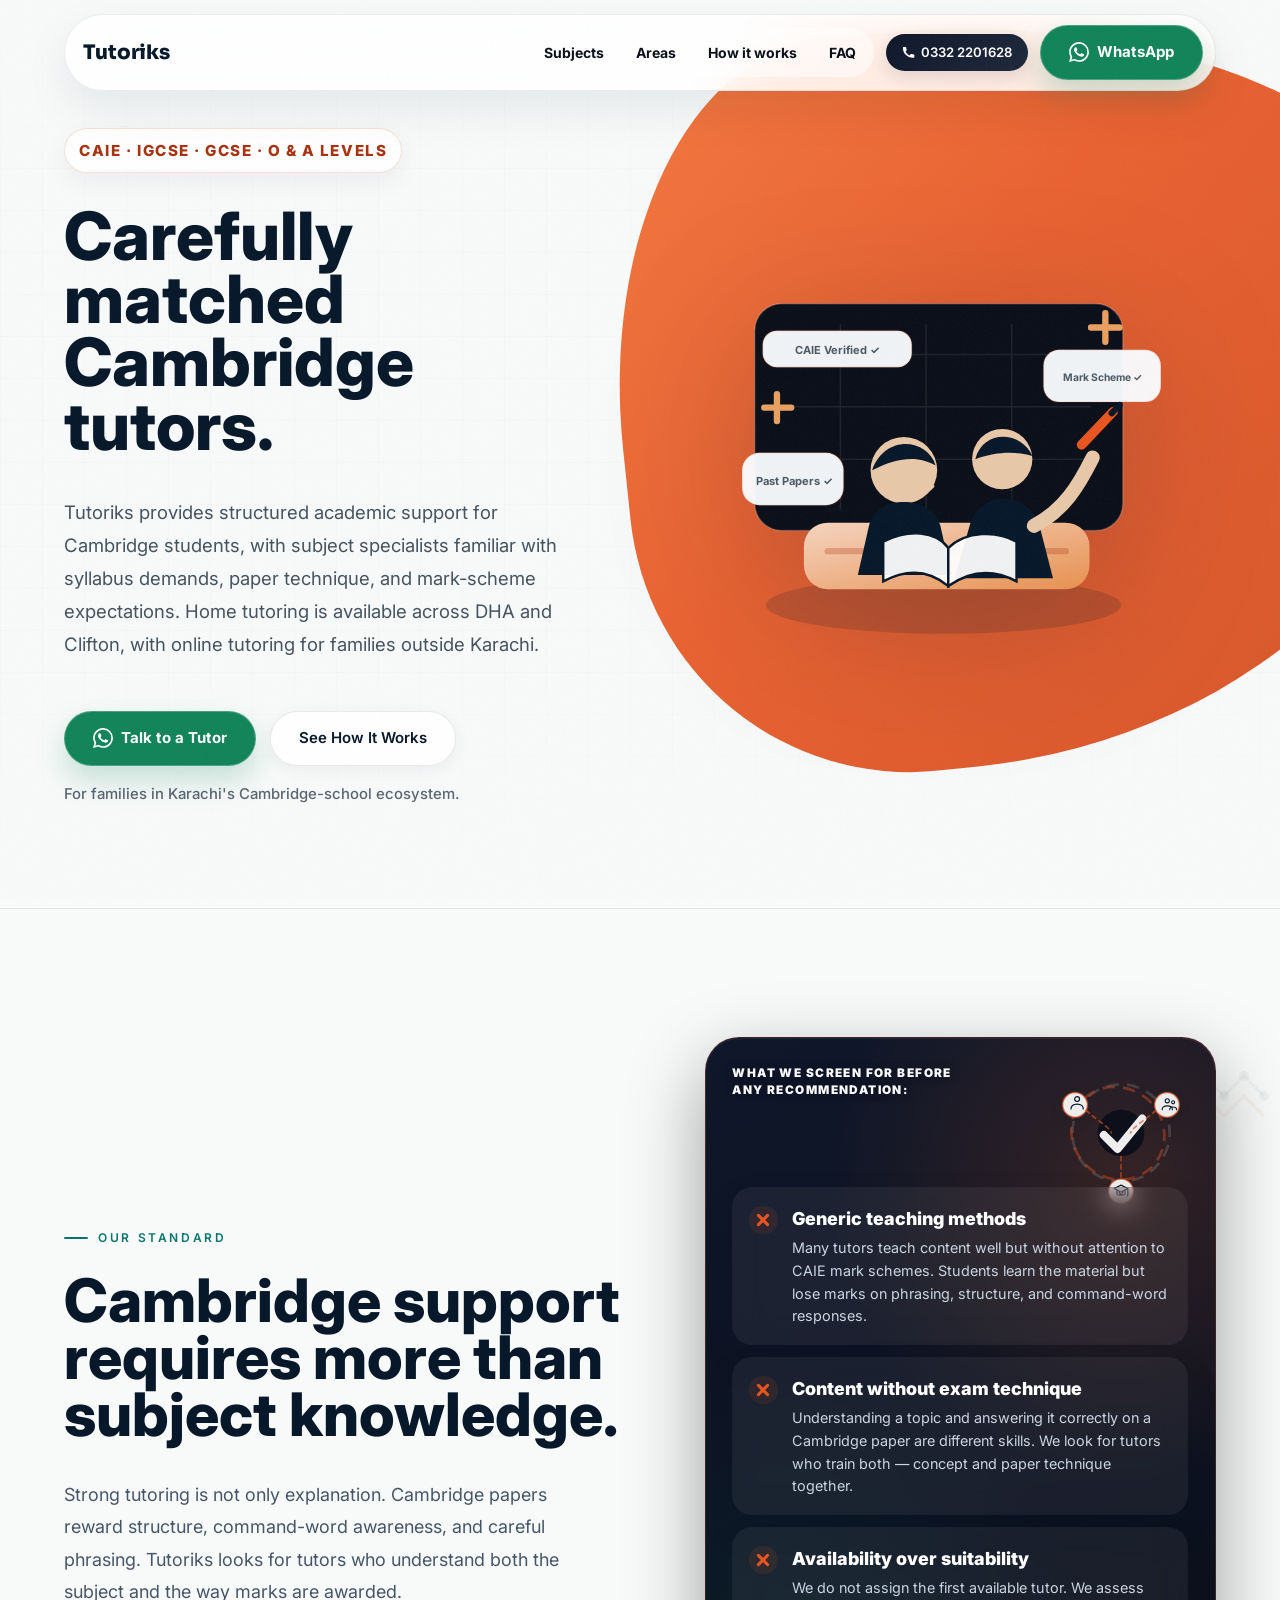
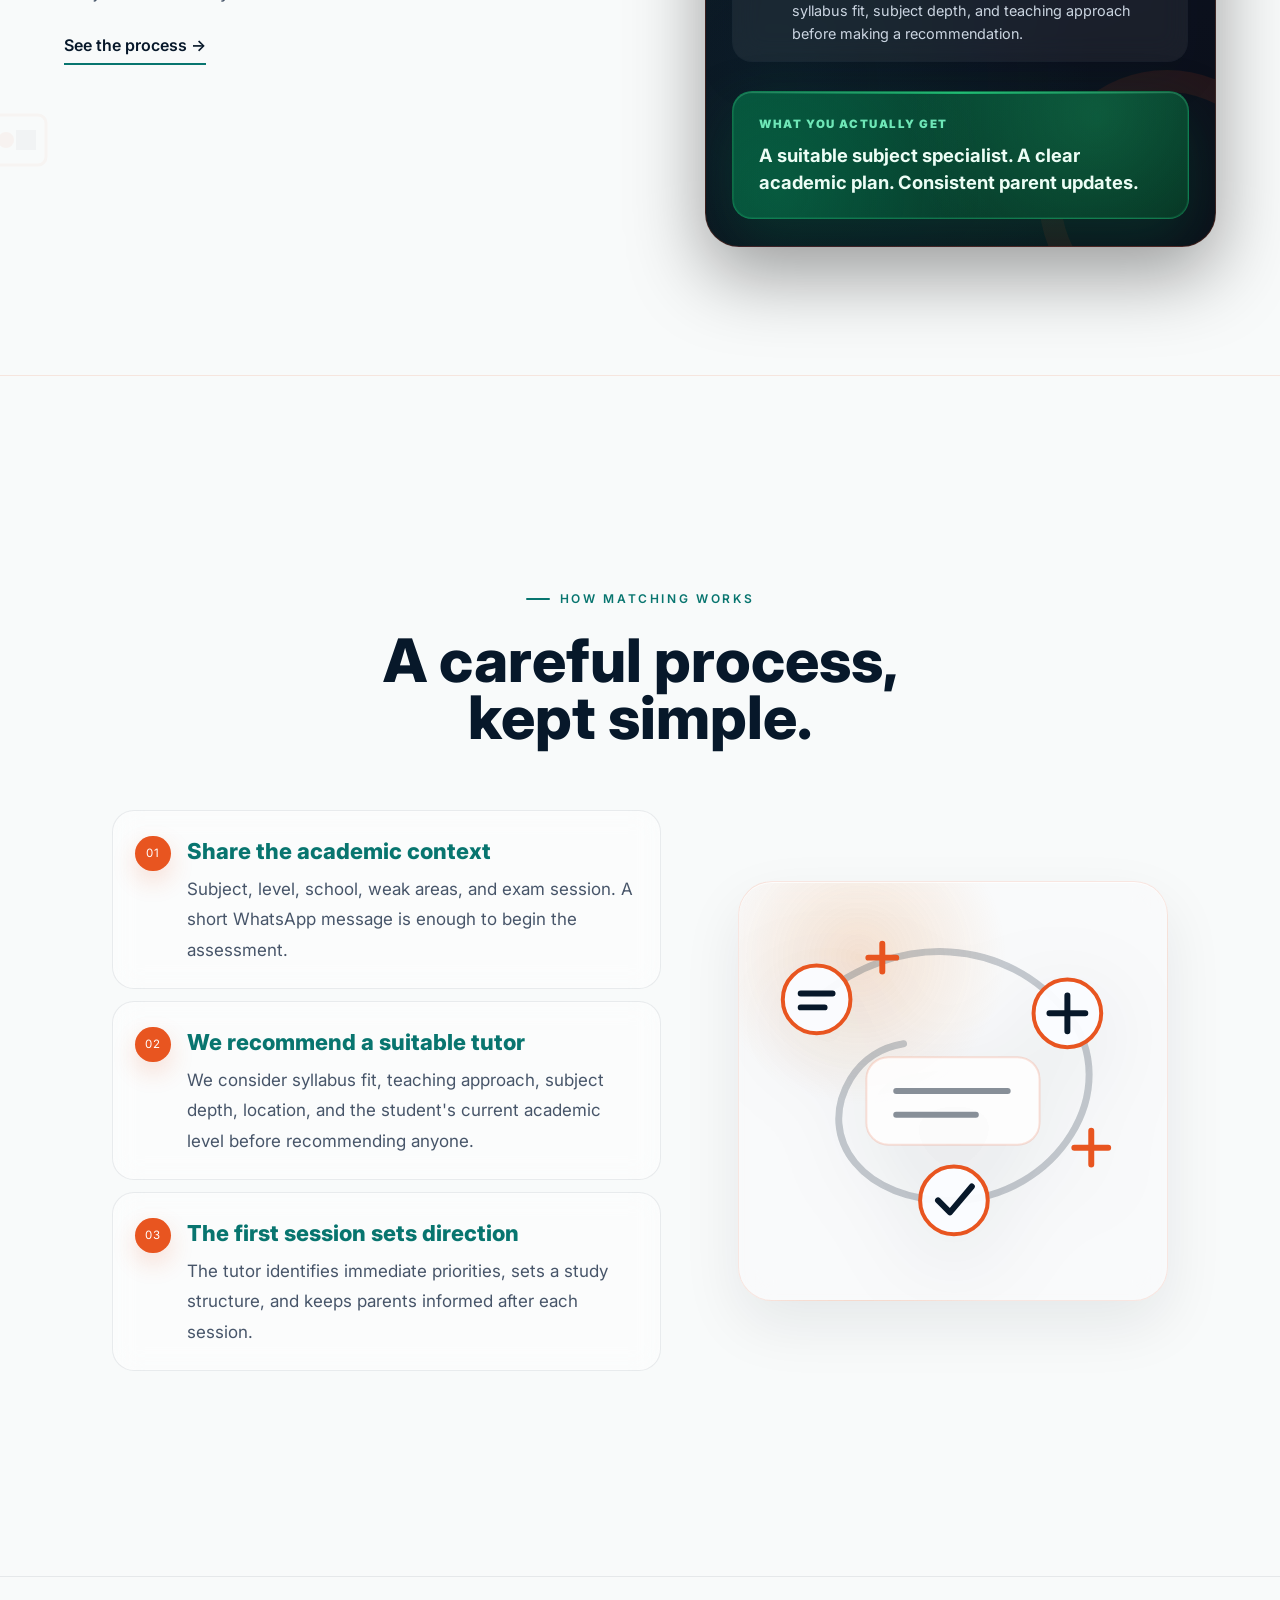
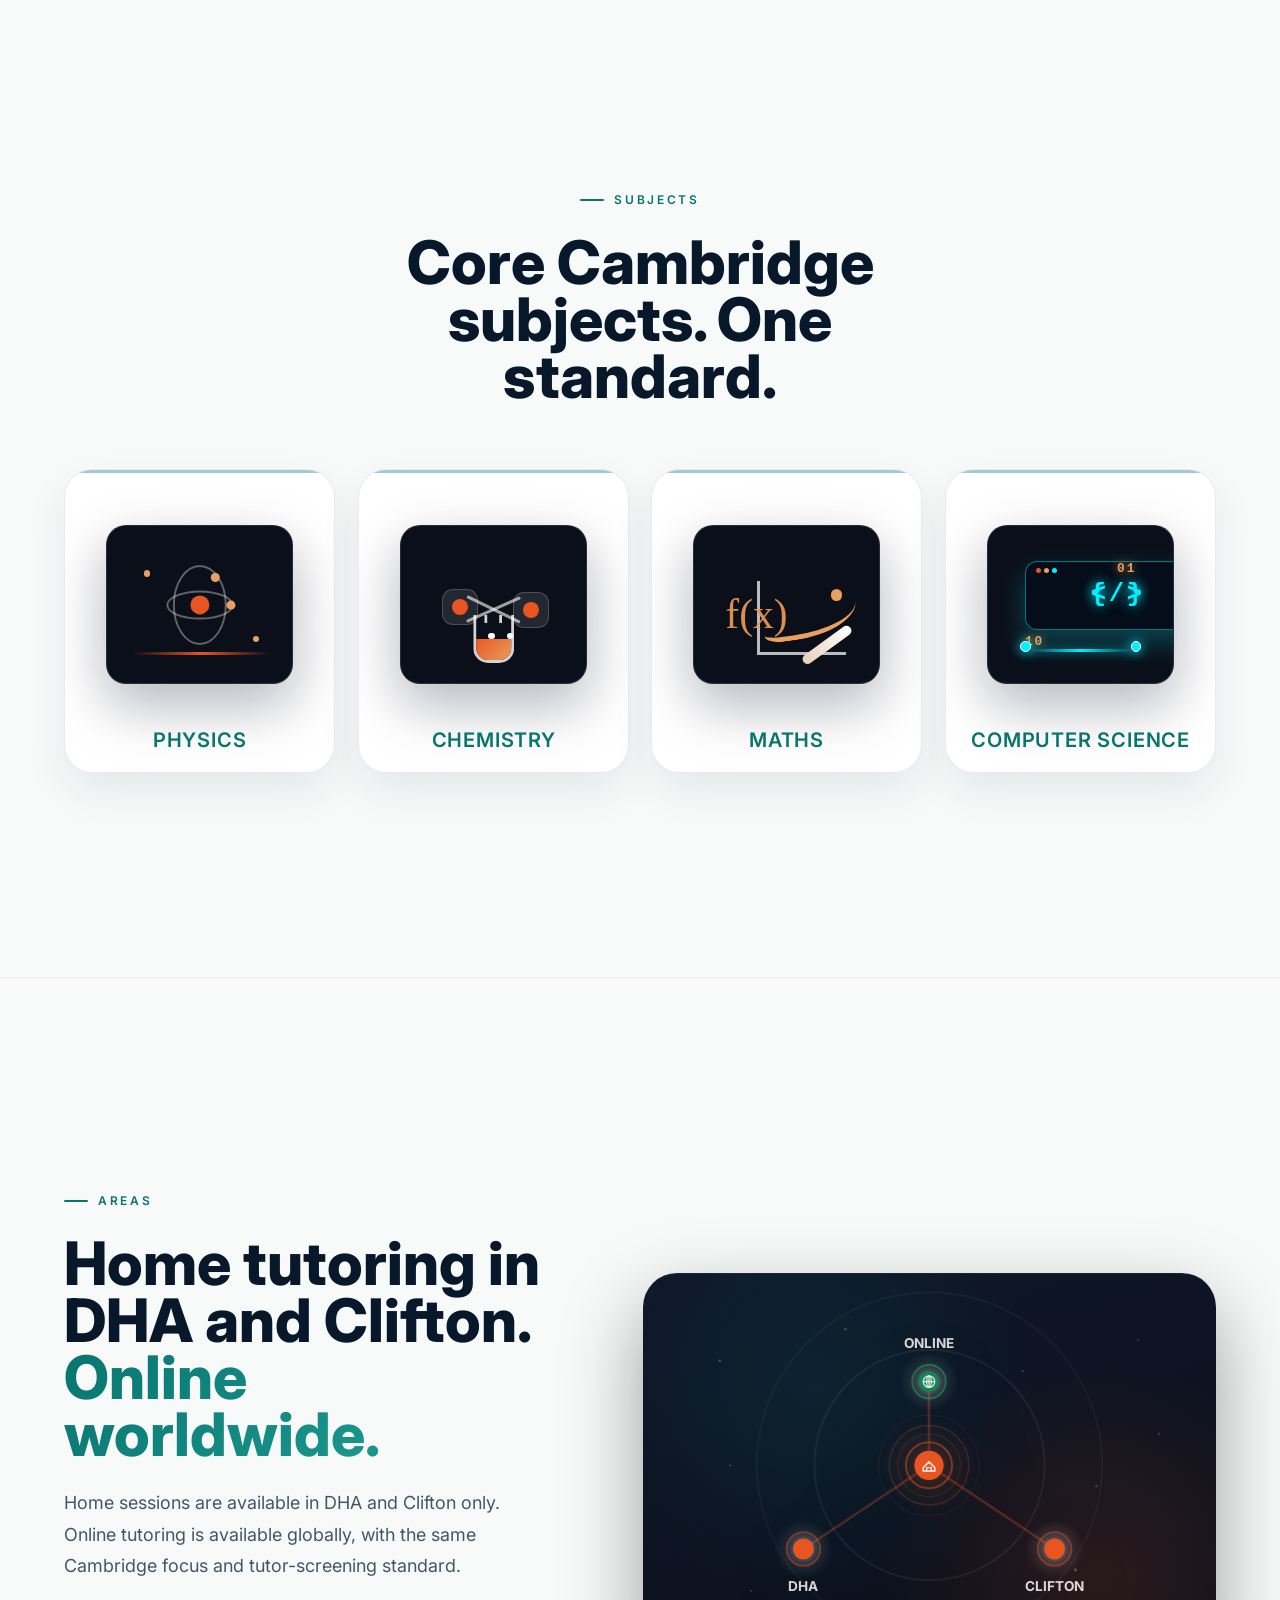
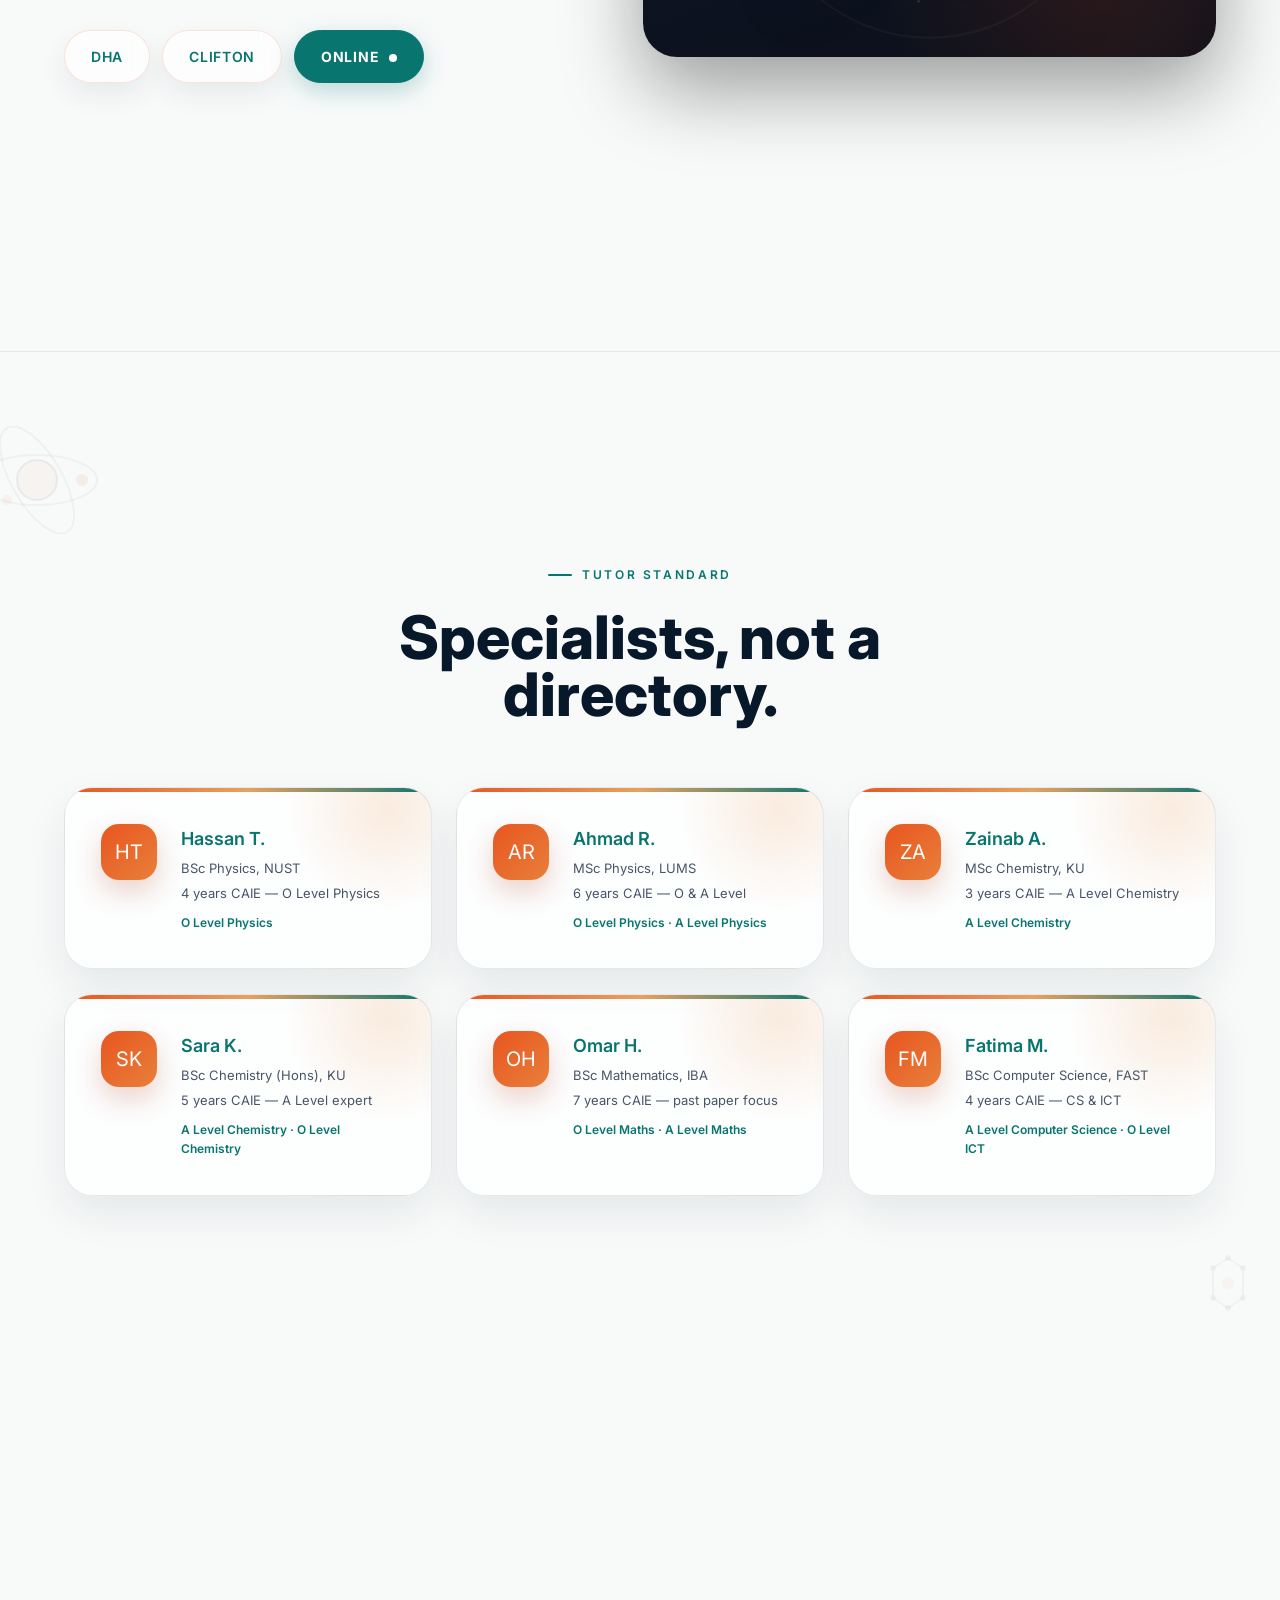
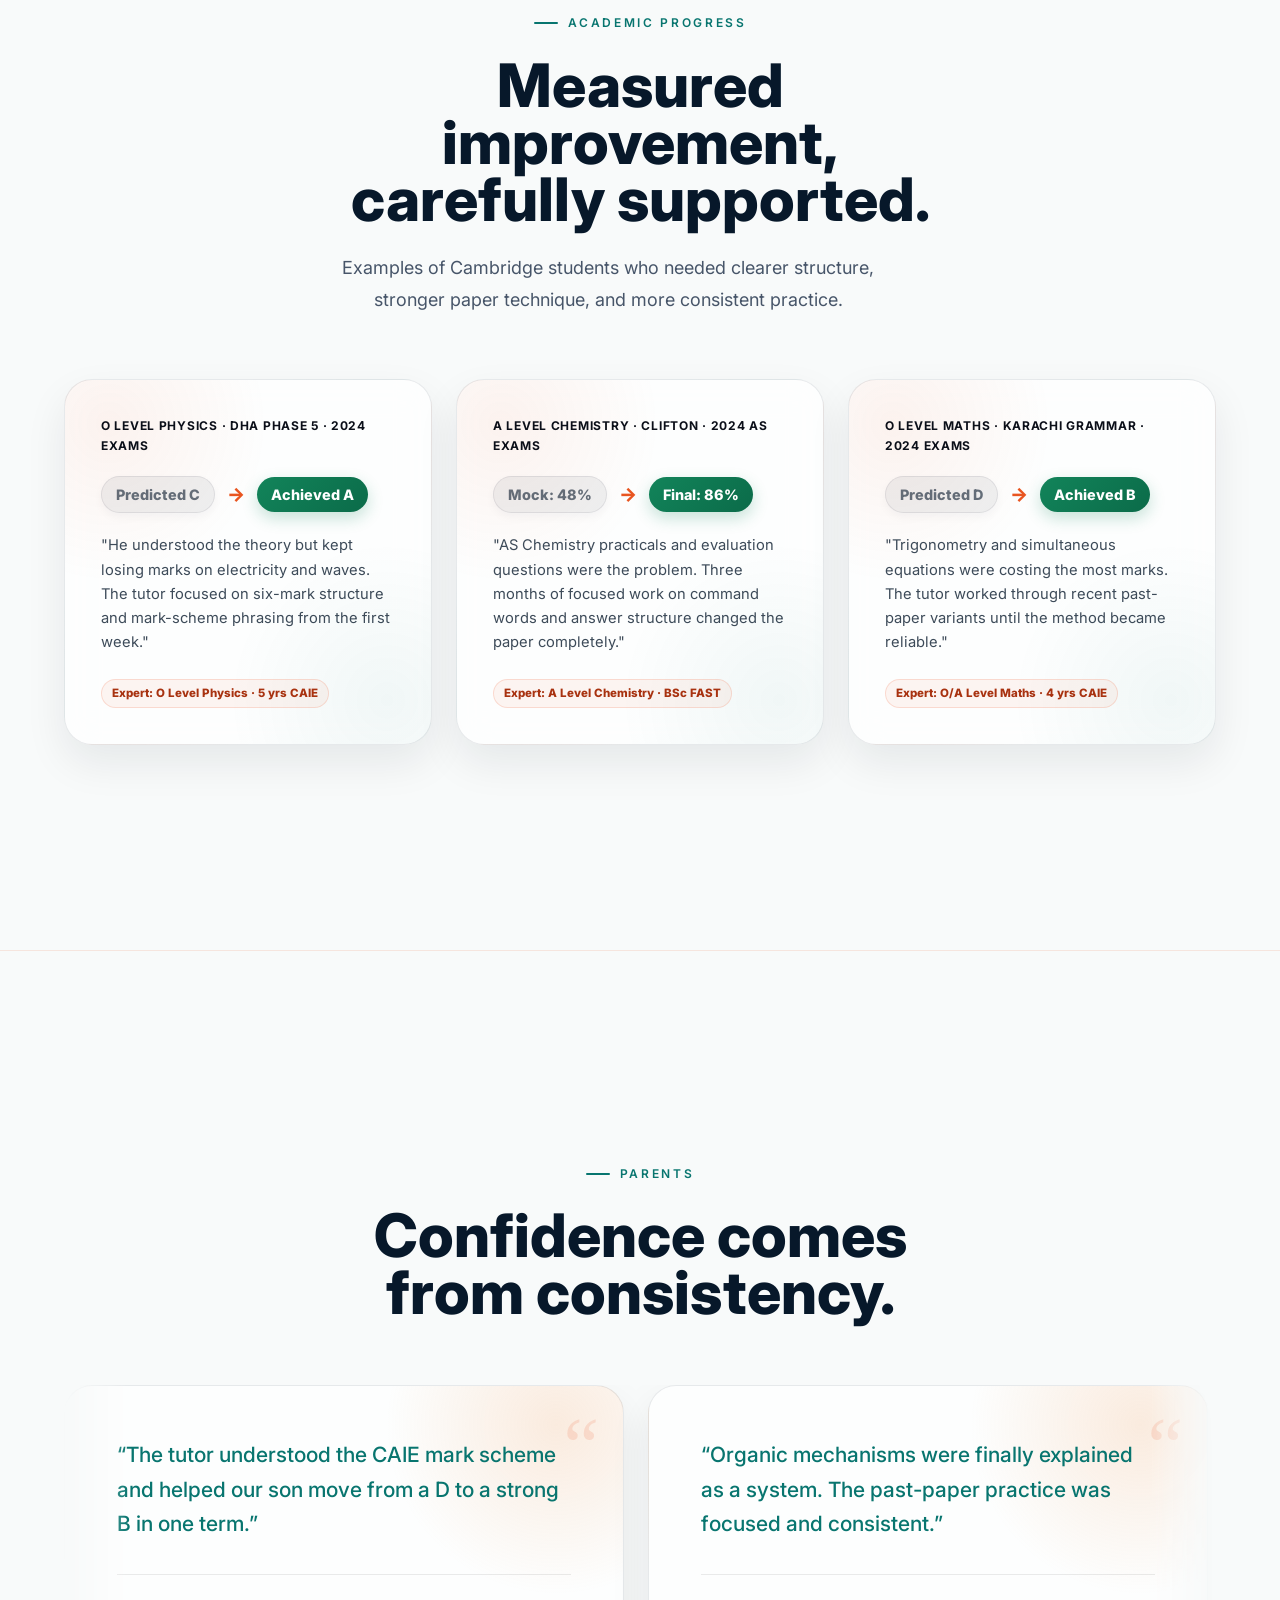
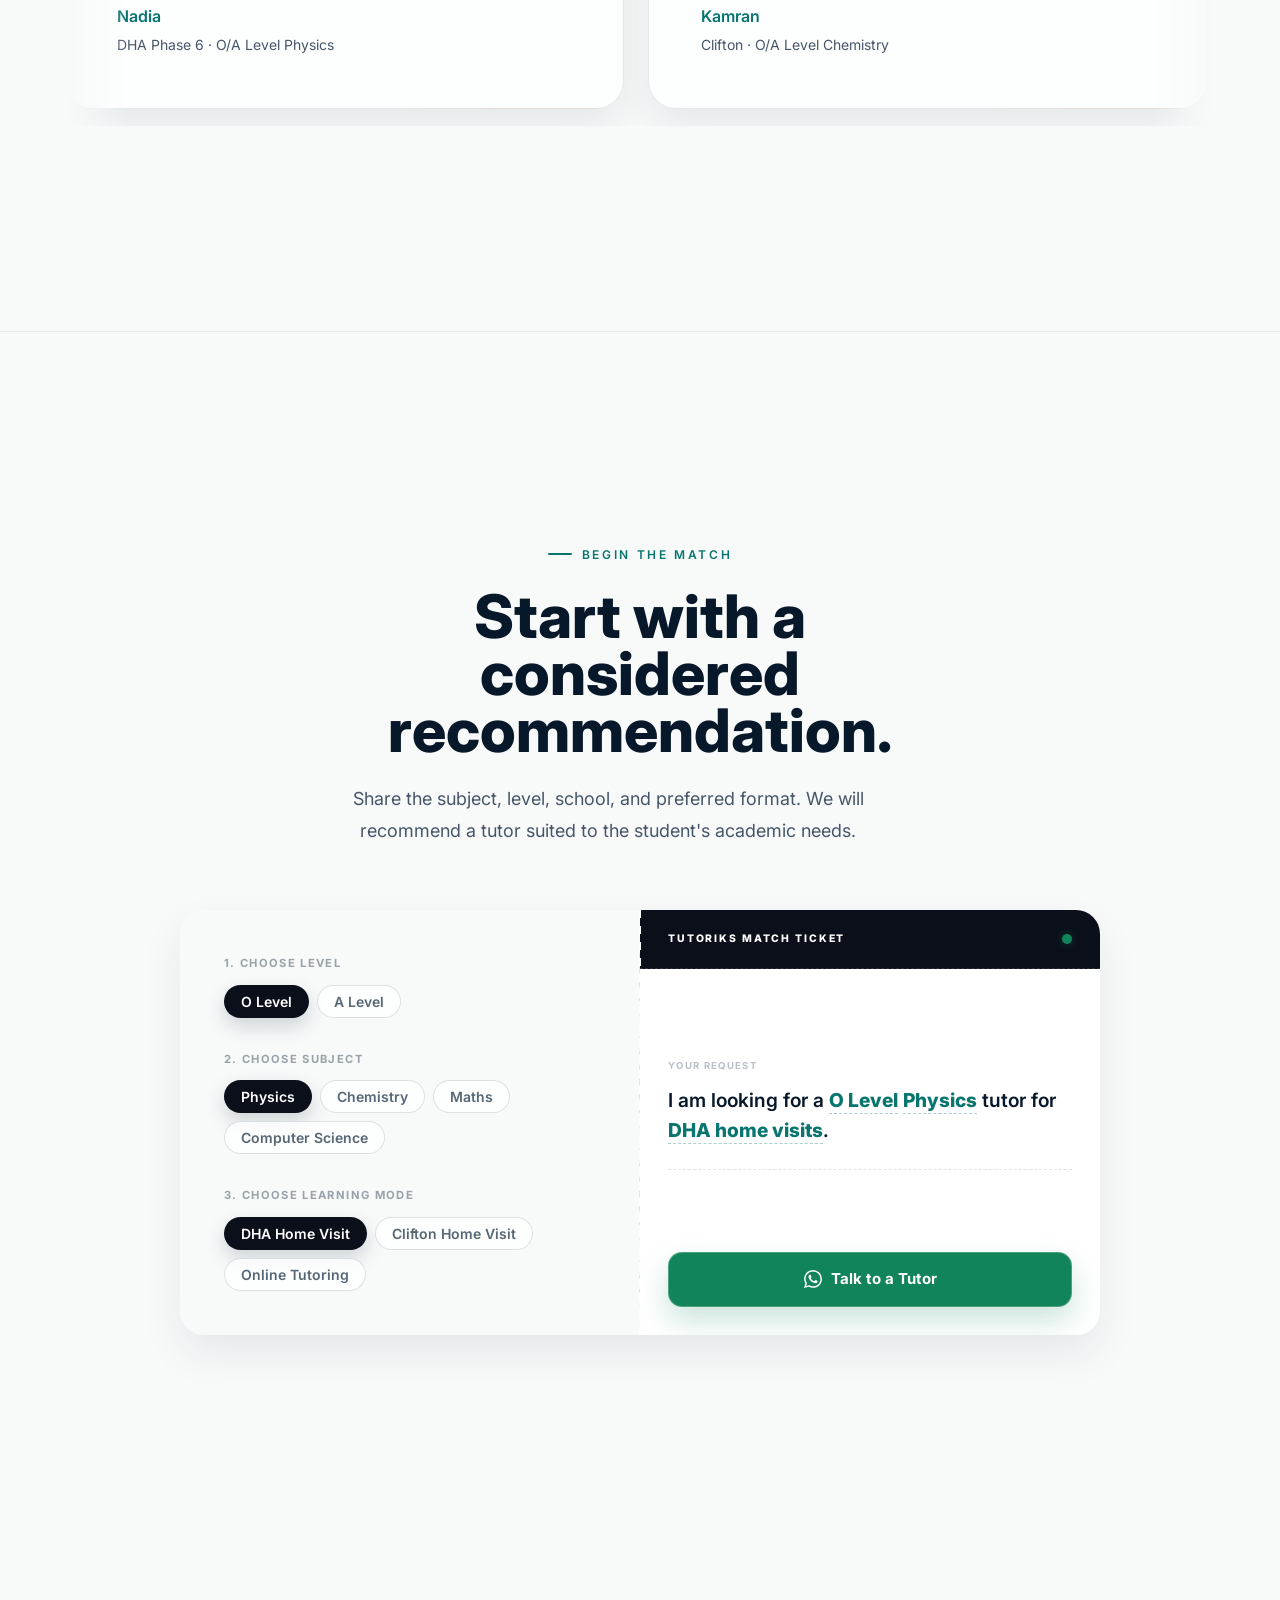
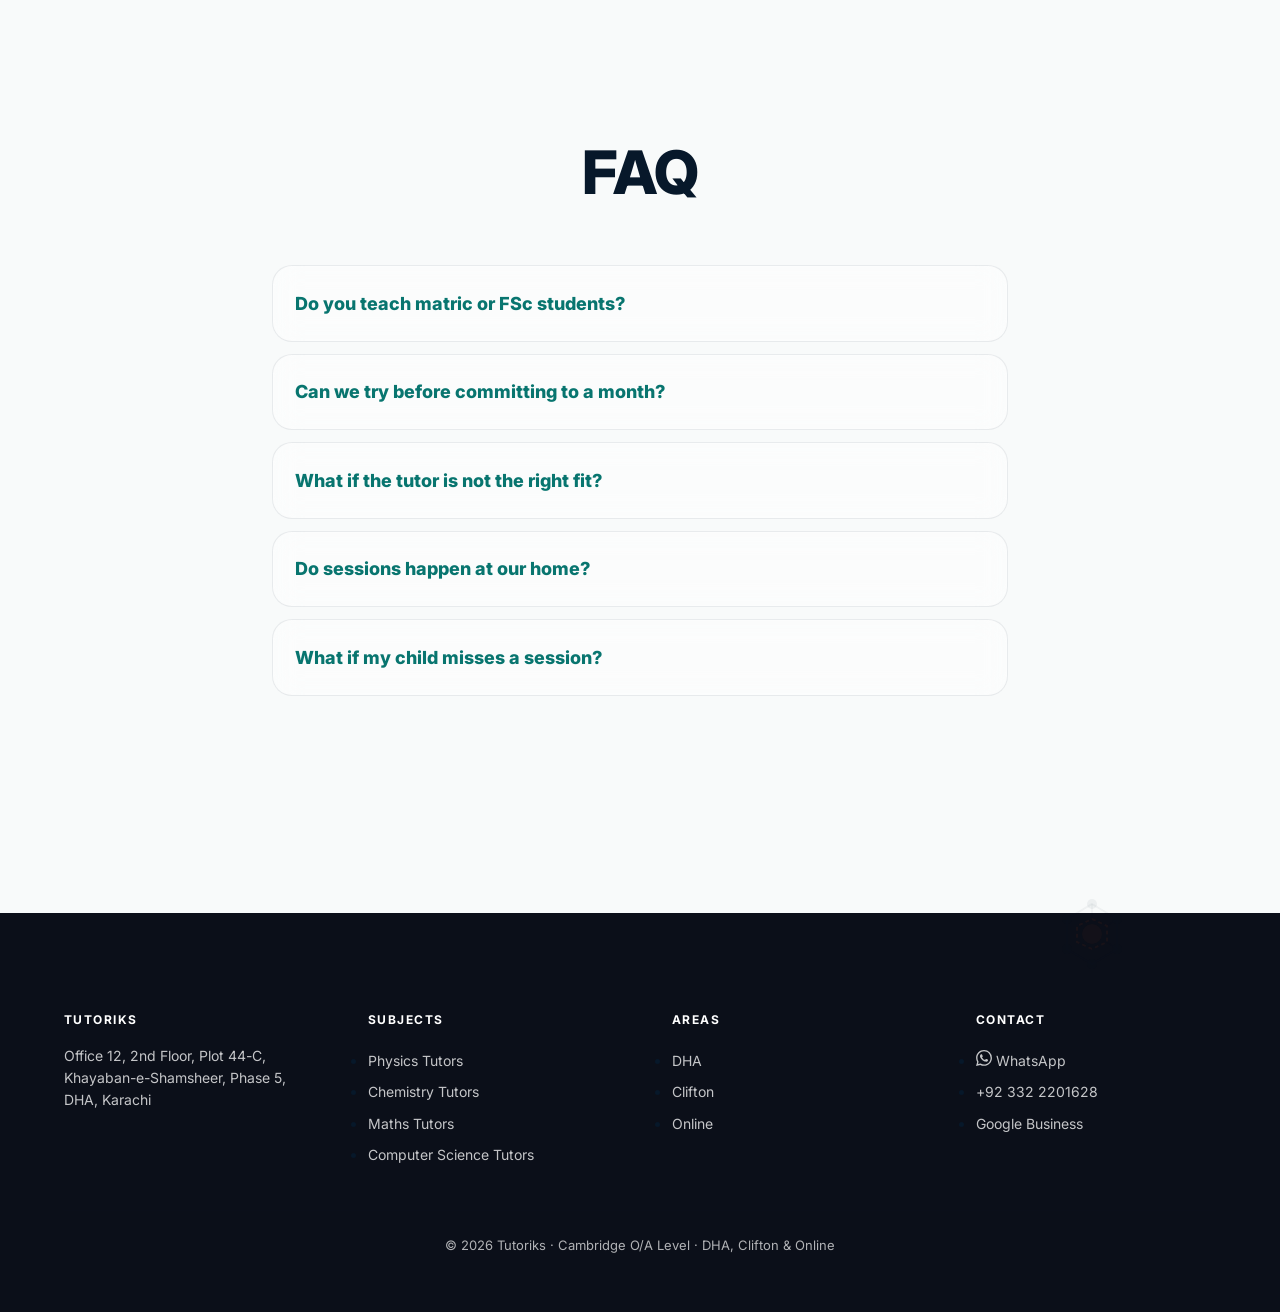
<file: Main.html>
<!DOCTYPE html>
<html lang="en">
<head>
<meta charset="UTF-8">
<meta name="viewport" content="width=device-width, initial-scale=1.0, viewport-fit=cover">
<meta name="description" content="Tutoriks provides carefully matched Cambridge O Level, A Level, IGCSE and GCSE tutors. Home tutoring in DHA and Clifton, with online support globally.">
<meta name="theme-color" content="#E86A2A">
<link rel="canonical" href="https://tutoriks.pk/">
<title>Tutoriks | Cambridge Tutors in DHA, Clifton &amp; Online</title>

<!-- DNS + connection hints -->
<link rel="dns-prefetch" href="https://fonts.googleapis.com">
<link rel="dns-prefetch" href="https://fonts.gstatic.com">
<link rel="preconnect" href="https://fonts.googleapis.com">
<link rel="preconnect" href="https://fonts.gstatic.com" crossorigin>

<!-- Critical CSS — high priority, blocks render intentionally -->
<link rel="preload" href="styles.css?v=9" as="style" fetchpriority="high">
<link rel="stylesheet" href="styles.css?v=9">

<!-- Inline critical above-fold styles for instant LCP paint -->
<style>
  /* Prevent FOUC: set background & font stack immediately */
  :root{--warm-bg:#F8FAFA;--ink:#07182A;--warm-accent:#E85520;}
  html{background:var(--warm-bg);}
  body{margin:0;font-family:'Inter','Plus Jakarta Sans',system-ui,sans-serif;background:var(--warm-bg);color:var(--ink);}
  .site-header{position:fixed;top:14px;left:0;right:0;z-index:1000;}
  .hero-title{font-family:'Inter','Sora','Plus Jakarta Sans',system-ui,sans-serif;font-weight:800;line-height:0.95;}
</style>

<!-- Fonts — 3 weights only (was 5, saves ~40KB) — non-render-blocking -->
<link rel="preload" as="style" href="https://fonts.googleapis.com/css2?family=Inter:wght@400;500;600;700;800&family=Plus+Jakarta+Sans:wght@400;600;700&family=Sora:wght@700;800&display=swap">
<link rel="stylesheet" href="https://fonts.googleapis.com/css2?family=Inter:wght@400;500;600;700;800&family=Plus+Jakarta+Sans:wght@400;600;700&family=Sora:wght@700;800&display=swap" media="print" onload="this.media='all'">
<noscript><link rel="stylesheet" href="https://fonts.googleapis.com/css2?family=Inter:wght@400;500;600;700;800&family=Plus+Jakarta+Sans:wght@400;600;700&family=Sora:wght@700;800&display=swap"></noscript>

<script type="application/ld+json" id="schemaJson"></script>
</head>
<body>

<p class="urgency-banner" id="urgencyBanner" hidden></p>

<header class="site-header" id="siteHeader">
  <nav aria-label="Primary">
    <div class="nav-brand">
      <a href="Main.html" class="nav-logo">Tutoriks</a>
    </div>
    <div class="nav-right">
      <div class="nav-links" id="navLinks">
        <a href="#subjects">Subjects</a>
        <a href="#areas">Areas</a>
        <a href="#how">How it works</a>
        <a href="#faq">FAQ</a>
      </div>
      <a href="tel:+923322201628" class="nav-phone-pill">
        <svg viewBox="0 0 24 24" xmlns="http://www.w3.org/2000/svg" aria-hidden="true"><path d="M6.615 10.193c1.513 3.142 4.05 5.676 7.195 7.192l2.428-2.43c.318-.318.786-.438 1.193-.283 1.31.527 2.724.813 4.194.813.653 0 1.182.53 1.182 1.183v3.864c0 .653-.53 1.183-1.183 1.183C10.22 22.333 1.667 13.78 1.667 3.148c0-.653.53-1.183 1.183-1.183h3.864c.653 0 1.183.53 1.183 1.183 0 1.47.286 2.884.813 4.194.155.407.035.875-.283 1.193l-2.812 2.398z"/></svg>
        0332 2201628
      </a>
      <a href="#" class="btn btn-wa-green btn-wa-icon" data-wa>
        <svg viewBox="0 0 24 24" xmlns="http://www.w3.org/2000/svg"><path d="M17.472 14.382c-.297-.149-1.758-.867-2.03-.967-.273-.099-.471-.148-.67.15-.197.297-.767.966-.94 1.164-.173.199-.347.223-.644.075-.297-.15-1.255-.463-2.39-1.475-.883-.788-1.48-1.761-1.653-2.059-.173-.297-.018-.458.13-.606.134-.133.298-.347.446-.52.149-.174.198-.298.298-.497.099-.198.05-.371-.025-.52-.075-.149-.669-1.612-.916-2.207-.242-.579-.487-.5-.669-.51-.173-.008-.371-.01-.57-.01-.198 0-.52.074-.792.372-.272.297-1.04 1.016-1.04 2.479 0 1.462 1.065 2.875 1.213 3.074.149.198 2.096 3.2 5.077 4.487.709.306 1.262.489 1.694.625.712.227 1.36.195 1.871.118.571-.085 1.758-.719 2.006-1.413.248-.694.248-1.289.173-1.413-.074-.124-.272-.198-.57-.347m-5.421 7.403h-.004a9.87 9.87 0 01-5.031-1.378l-.361-.214-3.741.982.998-3.648-.235-.374a9.86 9.86 0 01-1.51-5.26c.001-5.45 4.436-9.884 9.888-9.884 2.64 0 5.122 1.03 6.988 2.898a9.825 9.825 0 012.893 6.994c-.003 5.45-4.437 9.884-9.885 9.884m8.413-18.297A11.815 11.815 0 0012.05 0C5.495 0 .16 5.335.157 11.892c0 2.096.547 4.142 1.588 5.945L.057 24l6.305-1.654a11.882 11.882 0 005.683 1.448h.005c6.554 0 11.89-5.335 11.893-11.893a11.821 11.821 0 00-3.48-8.413Z"/></svg>
        <span class="btn-label">WhatsApp</span>
      </a>
      <button type="button" class="nav-toggle" id="navToggle" aria-label="Open menu" aria-expanded="false">
        <span class="nav-toggle-label">Menu</span>
        <span class="nav-toggle-bars" aria-hidden="true"><span></span><span></span><span></span></span>
      </button>
    </div>
  </nav>
</header>

<main>
  <!-- Ambient 2026 Minimalist SVGs -->
  <div class="ambient-bg" aria-hidden="true">
    <svg class="ambient-shape ambient-shape--1" viewBox="0 0 200 200" xmlns="http://www.w3.org/2000/svg">
      <circle cx="100" cy="100" r="90" fill="none" stroke="var(--teal-soft)" stroke-width="2" stroke-dasharray="8 8"/>
    </svg>
    <svg class="ambient-shape ambient-shape--2" viewBox="0 0 200 200" xmlns="http://www.w3.org/2000/svg">
      <rect x="40" y="40" width="120" height="120" rx="20" fill="none" stroke="rgba(120, 140, 160, 0.06)" stroke-width="3" transform="rotate(45 100 100)"/>
    </svg>
    <svg class="ambient-shape ambient-shape--3" viewBox="0 0 100 100" xmlns="http://www.w3.org/2000/svg">
      <polygon points="50,10 90,90 10,90" fill="none" stroke="rgba(8, 117, 111, 0.05)" stroke-width="2"/>
    </svg>
  </div>

  <section class="hero">
    <div class="container hero-inner">
      <div class="hero-copy">
        <p class="hero-kicker">CAIE · IGCSE · GCSE · O & A Levels</p>
        <h1 class="hero-title">Carefully matched Cambridge tutors.</h1>
        <p class="hero-lede">Tutoriks provides structured academic support for Cambridge students, with subject specialists familiar with syllabus demands, paper technique, and mark-scheme expectations. Home tutoring is available across DHA and Clifton, with online tutoring for families outside Karachi.</p>
        <div class="hero-actions">
          <a href="#" class="btn btn-hero-primary btn-wa-icon" data-wa>
            <svg viewBox="0 0 24 24" xmlns="http://www.w3.org/2000/svg"><path d="M17.472 14.382c-.297-.149-1.758-.867-2.03-.967-.273-.099-.471-.148-.67.15-.197.297-.767.966-.94 1.164-.173.199-.347.223-.644.075-.297-.15-1.255-.463-2.39-1.475-.883-.788-1.48-1.761-1.653-2.059-.173-.297-.018-.458.13-.606.134-.133.298-.347.446-.52.149-.174.198-.298.298-.497.099-.198.05-.371-.025-.52-.075-.149-.669-1.612-.916-2.207-.242-.579-.487-.5-.669-.51-.173-.008-.371-.01-.57-.01-.198 0-.52.074-.792.372-.272.297-1.04 1.016-1.04 2.479 0 1.462 1.065 2.875 1.213 3.074.149.198 2.096 3.2 5.077 4.487.709.306 1.262.489 1.694.625.712.227 1.36.195 1.871.118.571-.085 1.758-.719 2.006-1.413.248-.694.248-1.289.173-1.413-.074-.124-.272-.198-.57-.347m-5.421 7.403h-.004a9.87 9.87 0 01-5.031-1.378l-.361-.214-3.741.982.998-3.648-.235-.374a9.86 9.86 0 01-1.51-5.26c.001-5.45 4.436-9.884 9.888-9.884 2.64 0 5.122 1.03 6.988 2.898a9.825 9.825 0 012.893 6.994c-.003 5.45-4.437 9.884-9.885 9.884m8.413-18.297A11.815 11.815 0 0012.05 0C5.495 0 .16 5.335.157 11.892c0 2.096.547 4.142 1.588 5.945L.057 24l6.305-1.654a11.882 11.882 0 005.683 1.448h.005c6.554 0 11.89-5.335 11.893-11.893a11.821 11.821 0 00-3.48-8.413Z"/></svg>
            Talk to a Tutor
          </a>
          <a href="#how" class="btn btn-hero-secondary">See How It Works</a>
        </div>
        <!-- Mobile-only hero: Morphing Gradient Orb -->
        <div class="hero-mobile-art" aria-hidden="true">
          <div class="qm-scene">
            <!-- The mesmerizing morphing gradient orb -->
            <div class="qm-orb">
              <div class="qm-orb-glow"></div>
              <span class="qm-orb-label">A*</span>
            </div>

            <!-- Faint orbiting rings -->
            <div class="qm-ring qm-ring--1"></div>
            <div class="qm-ring qm-ring--2"></div>
            <div class="qm-ring qm-ring--3"></div>

            <!-- Orbiting glassmorphic subject chips -->
            <div class="qm-orbit qm-orbit--1">
              <div class="qm-chip">Exam Technique ✓</div>
            </div>
            <div class="qm-orbit qm-orbit--2">
              <div class="qm-chip">Syllabus Familiarity ✓</div>
            </div>
            <div class="qm-orbit qm-orbit--3">
              <div class="qm-chip">Mark Scheme Precision ✓</div>
            </div>
            <div class="qm-orbit qm-orbit--4">
              <div class="qm-chip">Concept Clarity ✓</div>
            </div>

            <!-- Ambient micro-particles -->
            <i class="qm-dot qm-dot--1"></i>
            <i class="qm-dot qm-dot--2"></i>
            <i class="qm-dot qm-dot--3"></i>
            <i class="qm-dot qm-dot--4"></i>
            <i class="qm-dot qm-dot--5"></i>
            <i class="qm-dot qm-dot--6"></i>
            <i class="qm-dot qm-dot--7"></i>
            <i class="qm-dot qm-dot--8"></i>
          </div>
        </div>
        <p class="school-trust">For families in Karachi's Cambridge-school ecosystem.</p>
      </div>

      <div class="hero-visual" aria-hidden="true">
        <svg class="hero-study-scene" viewBox="0 0 680 560" xmlns="http://www.w3.org/2000/svg" focusable="false">
          <defs>
            <linearGradient id="sceneDesk" x1="0" x2="1" y1="0" y2="1">
              <stop offset="0%" stop-color="#F5D5C0"/>
              <stop offset="100%" stop-color="#E89050"/>
            </linearGradient>
            <linearGradient id="sceneOrange" x1="0" x2="1">
              <stop offset="0%" stop-color="#E85520"/>
              <stop offset="100%" stop-color="#F08A45"/>
            </linearGradient>
          </defs>
          <rect class="scene-board" x="98" y="74" width="464" height="286" rx="34"/>
          <path class="scene-grid-line" d="M138 138 H522 M138 204 H522 M138 270 H522 M206 100 V334 M314 100 V334 M422 100 V334"/>
          <path class="scene-graph-line" d="M148 300 C196 270 210 224 258 238 C312 254 326 166 382 182 C432 196 452 132 518 116"/>
          <g class="scene-formula scene-note" style="animation:heroFloat 5s ease-in-out infinite">
            <rect x="108" y="108" width="188" height="46" rx="18"/>
            <text x="202" y="138" text-anchor="middle" style="font-size:14px;font-family:var(--font-body);font-weight:700;fill:rgba(7,24,42,0.7)">CAIE Verified ✓</text>
          </g>
          <g class="scene-note scene-note--one">
            <rect x="462" y="132" width="148" height="66" rx="20"/>
            <text x="486" y="172" fill="rgba(7,24,42,0.7)" font-size="13" font-family="var(--font-body)" font-weight="700">Mark Scheme ✓</text>
          </g>
          <g class="scene-note scene-note--two">
            <rect x="82" y="262" width="128" height="66" rx="22"/>
            <text x="100" y="302" fill="rgba(7,24,42,0.7)" font-size="14" font-family="var(--font-body)" font-weight="700">Past Papers ✓</text>
          </g>
          <ellipse class="scene-shadow" cx="336" cy="454" rx="224" ry="36"/>
          <rect class="scene-desk" x="160" y="350" width="360" height="84" rx="30"/>
          <path class="scene-desk-edge" d="M190 386 H490"/>
          <g class="scene-student">
            <circle cx="286" cy="284" r="42"/>
            <path d="M242 354 C252 314 320 314 332 354 L346 416 H228 Z"/>
            <path d="M246 284 C262 238 316 244 326 278 C306 266 280 266 246 284Z"/>
            <path d="M254 306 C270 322 304 324 322 304"/>
          </g>
          <g class="scene-tutor">
            <circle cx="410" cy="270" r="38"/>
            <path d="M370 350 C384 310 440 310 456 350 L474 420 H350 Z"/>
            <path d="M376 270 C386 232 434 234 448 266 C426 260 404 260 376 270Z"/>
            <path class="scene-arm" d="M450 354 C488 334 506 304 524 268"/>
          </g>
          <g class="scene-book">
            <path d="M260 374 C292 358 326 360 342 382 V430 C318 410 290 408 260 424Z"/>
            <path d="M342 382 C364 360 404 360 428 374 V424 C398 408 370 410 342 430Z"/>
          </g>
          <g class="scene-pencil">
            <path d="M510 252 L550 210"/>
            <path d="M548 212 L558 202"/>
          </g>
          <g class="scene-spark scene-spark--one"><path d="M540 86 V122 M522 104 H558"/></g>
          <g class="scene-spark scene-spark--two"><path d="M126 188 V222 M110 205 H144"/></g>
        </svg>
      </div>
    </div>
  </section>

  <section class="section welcome-block" id="problem">
    <div class="container welcome-grid">
      <div class="welcome-copy">
        <p class="eyebrow">Our standard</p>
        <h2 class="display">Cambridge support requires more than subject knowledge.</h2>
        <p class="lede welcome-lede">Strong tutoring is not only explanation. Cambridge papers reward structure, command-word awareness, and careful phrasing. Tutoriks looks for tutors who understand both the subject and the way marks are awarded.</p>
        <a href="#how" class="wavy-link">See the process →</a>
      </div>
      <div class="match-filter" aria-label="What Tutoriks filters before matching a tutor">
        <div class="filter-orbit" aria-hidden="true">
          <svg class="filter-orbit-svg" viewBox="0 0 210 210" xmlns="http://www.w3.org/2000/svg" focusable="false">
            <!-- Central check core -->
            <circle class="filter-core" cx="105" cy="105" r="34"/>
            <path class="filter-ring filter-ring--one" d="M34 105 C34 66 66 34 105 34 C144 34 176 66 176 105 C176 144 144 176 105 176 C66 176 34 144 34 105Z"/>
            <path class="filter-ring filter-ring--two" d="M52 54 C90 20 154 42 166 92 C180 150 124 190 74 166 C30 145 18 86 52 54Z"/>
            <path class="filter-check" d="M80 108 L100 128 L136 84"/>
            <!-- Student node -->
            <g class="filter-node-group filter-node-group--student" transform="translate(38, 64)">
              <circle class="filter-node" r="18"/>
              <!-- outline profile representing student -->
              <path class="filter-node-icon" d="M-6 6 C-6 2 -3 -1 3 -1 C9 -1 12 2 12 6 M3 -5 C5 -5 6.5 -6.5 6.5 -8.5 C6.5 -10.5 5 -12 3 -12 C1 -12 -0.5 -10.5 -0.5 -8.5 C-0.5 -6.5 1 -5 3 -5" fill="none" stroke="currentColor" stroke-width="1.8" stroke-linecap="round"/>
            </g>
            <!-- Parent node -->
            <g class="filter-node-group filter-node-group--parent" transform="translate(172, 64)">
              <circle class="filter-node" r="18"/>
              <!-- double profile representing parents/family -->
              <path class="filter-node-icon" d="M-7 7 C-7 3.5 -4.5 1.5 0.5 1.5 C5.5 1.5 8 3.5 8 7 M0.5 -3 C2.2 -3 3.5 -4.3 3.5 -6 C3.5 -7.7 2.2 -9 0.5 -9 C-1.2 -9 -2.5 -7.7 -2.5 -6 C-2.5 -4.3 -1.2 -3 0.5 -3 M4 7 C4 4.5 6 3 9 3 C12 3 14 4.5 14 7 M9 -1.5 C10.2 -1.5 11.2 -2.5 11.2 -3.8 C11.2 -5 10.2 -6 9 -6 C7.8 -6 6.8 -5 6.8 -3.8 C6.8 -2.5 7.8 -1.5 9 -1.5" fill="none" stroke="currentColor" stroke-width="1.6" stroke-linecap="round"/>
            </g>
            <!-- Tutor node -->
            <g class="filter-node-group filter-node-group--tutor" transform="translate(105, 190)">
              <circle class="filter-node" r="18"/>
              <!-- graduation cap representing tutor -->
              <path class="filter-node-icon" d="M-10 -4 L0 -9 L10 -4 L0 1 Z M-6 -1 L-6 4 C-6 6 6 6 6 4 L6 -1 M3 0 C3 3 0 5 0 5 C0 5 -3 3 -3 0 M10 -4 L10 5 C10 6 9 7 9 7" fill="none" stroke="currentColor" stroke-width="1.8" stroke-linecap="round" stroke-linejoin="round"/>
            </g>
            <!-- Connection paths -->
            <path class="filter-connect filter-connect--a" d="M54 72 C72 88 90 98 91 105"/>
            <path class="filter-connect filter-connect--b" d="M156 72 C138 88 120 98 119 105"/>
            <path class="filter-connect filter-connect--c" d="M105 139 C105 158 105 170 105 174"/>
          </svg>
        </div>
        <p class="filter-label">What we screen for before any recommendation:</p>
        <div class="filter-stack">
          <article class="filter-card">
            <span class="filter-x" aria-hidden="true"></span>
            <div>
              <h3>Generic teaching methods</h3>
              <p>Many tutors teach content well but without attention to CAIE mark schemes. Students learn the material but lose marks on phrasing, structure, and command-word responses.</p>
            </div>
          </article>
          <article class="filter-card">
            <span class="filter-x" aria-hidden="true"></span>
            <div>
              <h3>Content without exam technique</h3>
              <p>Understanding a topic and answering it correctly on a Cambridge paper are different skills. We look for tutors who train both — concept and paper technique together.</p>
            </div>
          </article>
          <article class="filter-card">
            <span class="filter-x" aria-hidden="true"></span>
            <div>
              <h3>Availability over suitability</h3>
              <p>We do not assign the first available tutor. We assess syllabus fit, subject depth, and teaching approach before making a recommendation.</p>
            </div>
          </article>
        </div>
        <div class="filter-result">
          <span>What you actually get</span>
          <strong>A suitable subject specialist. A clear academic plan. Consistent parent updates.</strong>
        </div>
      </div>
    </div>
  </section>

  <section class="section section--alt" id="how">
    <div class="container">
      <div class="section-head center">
        <p class="eyebrow">How matching works</p>
        <h2 class="display display--section">A careful process, kept simple.</h2>
      </div>
      <div class="process-stage">
        <div class="steps">
          <article class="step">
            <div class="step-num">01</div>
            <h3>Share the academic context</h3>
            <p>Subject, level, school, weak areas, and exam session. A short WhatsApp message is enough to begin the assessment.</p>
          </article>
          <article class="step">
            <div class="step-num">02</div>
            <h3>We recommend a suitable tutor</h3>
            <p>We consider syllabus fit, teaching approach, subject depth, location, and the student's current academic level before recommending anyone.</p>
          </article>
          <article class="step">
            <div class="step-num">03</div>
            <h3>The first session sets direction</h3>
            <p>The tutor identifies immediate priorities, sets a study structure, and keeps parents informed after each session.</p>
          </article>
        </div>
        <div class="process-visual" aria-hidden="true">
          <svg class="match-map" viewBox="0 0 430 420" xmlns="http://www.w3.org/2000/svg" focusable="false">
            <path class="match-path" d="M78 118 C160 48 270 56 330 132 C390 208 318 318 216 320 C126 322 76 258 112 198 C148 138 246 156 254 222"/>
            <g class="match-node match-node--one">
              <circle cx="78" cy="118" r="34"/>
              <path d="M62 112 H94 M62 126 H86"/>
            </g>
            <g class="match-node match-node--two">
              <circle cx="330" cy="132" r="34"/>
              <path d="M312 132 H348 M330 114 V150"/>
            </g>
            <g class="match-node match-node--three">
              <circle cx="216" cy="320" r="34"/>
              <path d="M200 320 L212 332 L234 306"/>
            </g>
            <rect class="match-note" x="128" y="176" width="174" height="88" rx="22"/>
            <path class="match-note-line" d="M158 210 H270 M158 234 H238"/>
            <path class="match-spark match-spark--one" d="M354 250 V284 M337 267 H371"/>
            <path class="match-spark match-spark--two" d="M144 62 V90 M130 76 H158"/>
          </svg>
        </div>
      </div>
    </div>
  </section>

  <section class="section" id="subjects">
    <div class="container">
      <div class="section-head center">
        <p class="eyebrow">Subjects</p>
        <h2 class="display display--section">Core Cambridge subjects. One standard.</h2>
      </div>
      <div class="card-grid">
        <div class="subject-card-wrap">
          <a class="subject-card" data-subject="physics" href="lp/physics/index.html">
            <span class="subject-art" aria-hidden="true">
              <span class="subject-studio subject-studio--physics">
                <span class="studio-board">
                  <span class="physics-nucleus"></span>
                  <span class="physics-orbit physics-orbit--a">
                    <span class="physics-electron"></span>
                  </span>
                  <span class="physics-orbit physics-orbit--b">
                    <span class="physics-electron"></span>
                  </span>
                  <span class="physics-wave"></span>
                  <span class="physics-spark physics-spark--one"></span>
                  <span class="physics-spark physics-spark--two"></span>
                </span>
              </span>
            </span>
            <h3>Physics</h3>
          </a>
        </div>
        <div class="subject-card-wrap">
          <a class="subject-card" data-subject="chemistry" href="lp/chemistry/index.html">
            <span class="subject-art" aria-hidden="true">
              <span class="subject-studio subject-studio--chemistry">
                <span class="studio-board">
                  <span class="chem-card chem-card--one"></span>
                  <span class="chem-card chem-card--two"></span>
                  <span class="chem-bond-line chem-bond-line--one"></span>
                  <span class="chem-bond-line chem-bond-line--two"></span>
                  <span class="chem-flask-modern">
                    <span></span>
                  </span>
                  <span class="chem-bubble-modern chem-bubble-modern--one"></span>
                  <span class="chem-bubble-modern chem-bubble-modern--two"></span>
                </span>
              </span>
            </span>
            <h3>Chemistry</h3>
          </a>
        </div>
        <div class="subject-card-wrap">
          <a class="subject-card" data-subject="maths" href="lp/mathematics/index.html">
            <span class="subject-art" aria-hidden="true">
              <span class="subject-studio subject-studio--maths">
                <span class="studio-board">
                  <span class="math-grid-modern"></span>
                  <span class="math-curve-modern"></span>
                  <span class="math-point-modern"></span>
                  <span class="math-equation-chip">f(x)</span>
                  <span class="math-ruler"></span>
                </span>
              </span>
            </span>
            <h3>Maths</h3>
          </a>
        </div>
        <div class="subject-card-wrap">
          <a class="subject-card" data-subject="cs" href="lp/cs/index.html">
            <span class="subject-art" aria-hidden="true">
              <span class="subject-studio subject-studio--cs">
                <span class="studio-board">
                  <span class="cs-monitor">
                    <span class="cs-code-line cs-code-line--one">&lt;/&gt;</span>
                    <span class="cs-code-line cs-code-line--two">{ }</span>
                  </span>
                  <span class="cs-binary cs-binary--one">01</span>
                  <span class="cs-binary cs-binary--two">10</span>
                  <span class="cs-circuit-path"></span>
                  <span class="cs-circuit-node cs-circuit-node--one"></span>
                  <span class="cs-circuit-node cs-circuit-node--two"></span>
                </span>
              </span>
            </span>
            <h3>Computer Science</h3>
          </a>
        </div>
      </div>
    </div>
  </section>

  <section class="section section--alt" id="areas">
    <div class="container area-stage">
      <div class="section-head">
        <p class="eyebrow">Areas</p>
        <h2 class="display display--section-sm">Home tutoring in DHA and Clifton. <span class="text-online-glow">Online worldwide.</span></h2>
        <p class="lede">Home sessions are available in DHA and Clifton only. Online tutoring is available globally, with the same Cambridge focus and tutor-screening standard.</p>
        <div class="area-tags">
          <span class="area-tag">DHA</span>
          <span class="area-tag">Clifton</span>
          <span class="area-tag area-tag--online">Online <span class="online-pulse-dot"></span></span>
        </div>
      </div>
      <div class="area-visual" aria-hidden="true">
        <svg class="area-map" viewBox="0 0 520 360" xmlns="http://www.w3.org/2000/svg" focusable="false">
          <defs>
            <radialGradient id="hubGlow" cx="50%" cy="50%" r="50%">
              <stop offset="0%" stop-color="rgba(232,85,32,0.35)"/>
              <stop offset="50%" stop-color="rgba(232,85,32,0.08)"/>
              <stop offset="100%" stop-color="rgba(232,85,32,0)"/>
            </radialGradient>
            <radialGradient id="nodeGlow" cx="50%" cy="50%" r="50%">
              <stop offset="0%" stop-color="rgba(255,248,245,0.45)"/>
              <stop offset="60%" stop-color="rgba(255,248,245,0.08)"/>
              <stop offset="100%" stop-color="rgba(255,248,245,0)"/>
            </radialGradient>
          </defs>

          <!-- Ambient starfield -->
          <g class="area-stars">
            <circle cx="60" cy="80" r="1.2" fill="rgba(255,248,245,0.25)"/>
            <circle cx="460" cy="60" r="1" fill="rgba(255,248,245,0.18)"/>
            <circle cx="400" cy="280" r="1.5" fill="rgba(255,248,245,0.22)"/>
            <circle cx="90" cy="300" r="1" fill="rgba(255,248,245,0.15)"/>
            <circle cx="180" cy="50" r="1.2" fill="rgba(255,248,245,0.20)"/>
            <circle cx="350" cy="90" r="1" fill="rgba(255,248,245,0.18)"/>
            <circle cx="420" cy="200" r="1.3" fill="rgba(255,248,245,0.16)"/>
            <circle cx="70" cy="180" r="1" fill="rgba(255,248,245,0.20)"/>
            <circle cx="250" cy="310" r="1.2" fill="rgba(255,248,245,0.14)"/>
            <circle cx="480" cy="150" r="1" fill="rgba(255,248,245,0.18)"/>
          </g>

          <!-- Connection paths -->
          <path class="area-conn area-conn--dha" d="M260 180 Q200 220 140 260"/>
          <path class="area-conn area-conn--clifton" d="M260 180 Q320 220 380 260"/>
          <path class="area-conn area-conn--online" d="M260 180 V110"/>

          <!-- Traveling particles -->
          <circle class="area-particle area-particle--dha" r="3" fill="#E85520"/>
          <circle class="area-particle area-particle--clifton" r="3" fill="#E85520"/>
          <circle class="area-particle area-particle--online" r="3" fill="#E85520"/>

          <!-- Central hub glow -->
          <circle cx="260" cy="180" r="45" fill="url(#hubGlow)" class="area-hub-glow"/>

          <!-- Central hub -->
          <g class="area-hub">
            <circle cx="260" cy="180" r="14" fill="#E85520"/>
            <circle cx="260" cy="180" r="22" fill="none" stroke="rgba(232,85,32,0.45)" stroke-width="2"/>
            <circle cx="260" cy="180" r="30" fill="none" stroke="rgba(232,85,32,0.18)" stroke-width="1"/>
          </g>

          <!-- House icon at center -->
          <g class="area-hub-icon" transform="translate(260,180) scale(0.55)">
            <path d="M-10 4 L0 -6 L10 4 V10 H-10 Z" fill="none" stroke="rgba(255,248,245,0.85)" stroke-width="3" stroke-linejoin="round"/>
            <path d="M-4 10 V4 H4 V10" fill="none" stroke="rgba(255,248,245,0.85)" stroke-width="2.5"/>
          </g>

          <!-- DHA node -->
          <g class="area-node area-node--dha">
            <circle cx="140" cy="260" r="28" fill="url(#nodeGlow)"/>
            <circle cx="140" cy="260" r="10" fill="#E85520"/>
            <circle cx="140" cy="260" r="16" fill="none" stroke="rgba(232,85,32,0.40)" stroke-width="2"/>
            <text x="140" y="300" fill="rgba(255,248,245,0.85)" font-family="var(--font-display)" font-size="13" font-weight="700" text-anchor="middle">DHA</text>
          </g>

          <!-- Clifton node -->
          <g class="area-node area-node--clifton">
            <circle cx="380" cy="260" r="28" fill="url(#nodeGlow)"/>
            <circle cx="380" cy="260" r="10" fill="#E85520"/>
            <circle cx="380" cy="260" r="16" fill="none" stroke="rgba(232,85,32,0.40)" stroke-width="2"/>
            <text x="380" y="300" fill="rgba(255,248,245,0.85)" font-family="var(--font-display)" font-size="13" font-weight="700" text-anchor="middle">CLIFTON</text>
          </g>

          <!-- Online node -->
          <g class="area-node area-node--online">
            <circle cx="260" cy="100" r="28" fill="url(#nodeGlow)"/>
            <circle cx="260" cy="100" r="10" fill="#12845A"/>
            <circle cx="260" cy="100" r="16" fill="none" stroke="rgba(34,197,94,0.40)" stroke-width="2"/>
            <!-- Globe icon -->
            <g transform="translate(260,100) scale(0.55)" stroke="rgba(255,248,245,0.80)" stroke-width="2.5" fill="none">
              <circle cx="0" cy="0" r="10"/>
              <ellipse cx="0" cy="0" rx="4" ry="10"/>
              <path d="M-10 0 H10"/>
              <path d="M0 -10 V10"/>
            </g>
            <text x="260" y="68" fill="rgba(255,248,245,0.85)" font-family="var(--font-display)" font-size="13" font-weight="700" text-anchor="middle">ONLINE</text>
          </g>

          <!-- Ripple rings -->
          <circle cx="260" cy="180" r="38" fill="none" stroke="rgba(232,85,32,0.20)" stroke-width="1.5" class="area-ripple area-ripple--1"/>
          <circle cx="260" cy="180" r="48" fill="none" stroke="rgba(232,85,32,0.10)" stroke-width="1" class="area-ripple area-ripple--2"/>
        </svg>
      </div>
    </div>
  </section>

  <section class="section" id="tutors">
    <div class="container">
      <div class="section-head center">
        <p class="eyebrow">Tutor standard</p>
        <h2 class="display display--section">Specialists, not a directory.</h2>
      </div>
      <div class="tutor-grid" id="homeTutors"></div>
    </div>
  </section>

  <section class="section" id="outcomes">
    <div class="container">
      <div class="section-head center">
        <p class="eyebrow">Academic progress</p>
        <h2 class="display display--section">Measured improvement, carefully supported.</h2>
        <p class="lede">Examples of Cambridge students who needed clearer structure, stronger paper technique, and more consistent practice.</p>
      </div>
      <div class="outcomes-grid">
        <div class="outcome-card reveal-up">
          <div class="outcome-meta">O Level Physics · DHA Phase 5 · 2024 exams</div>
          <div class="outcome-grade-wrap">
            <span class="outcome-grade outcome-grade--before">Predicted C</span>
            <span class="outcome-arrow">→</span>
            <span class="outcome-grade outcome-grade--after">Achieved A</span>
          </div>
          <p class="outcome-desc">"He understood the theory but kept losing marks on electricity and waves. The tutor focused on six-mark structure and mark-scheme phrasing from the first week."</p>
          <div class="outcome-tutor-badge">Expert: O Level Physics · 5 yrs CAIE</div>
        </div>
        <div class="outcome-card reveal-up">
          <div class="outcome-meta">A Level Chemistry · Clifton · 2024 AS exams</div>
          <div class="outcome-grade-wrap">
            <span class="outcome-grade outcome-grade--before">Mock: 48%</span>
            <span class="outcome-arrow">→</span>
            <span class="outcome-grade outcome-grade--after">Final: 86%</span>
          </div>
          <p class="outcome-desc">"AS Chemistry practicals and evaluation questions were the problem. Three months of focused work on command words and answer structure changed the paper completely."</p>
          <div class="outcome-tutor-badge">Expert: A Level Chemistry · BSc FAST</div>
        </div>
        <div class="outcome-card reveal-up">
          <div class="outcome-meta">O Level Maths · Karachi Grammar · 2024 exams</div>
          <div class="outcome-grade-wrap">
            <span class="outcome-grade outcome-grade--before">Predicted D</span>
            <span class="outcome-arrow">→</span>
            <span class="outcome-grade outcome-grade--after">Achieved B</span>
          </div>
          <p class="outcome-desc">"Trigonometry and simultaneous equations were costing the most marks. The tutor worked through recent past-paper variants until the method became reliable."</p>
          <div class="outcome-tutor-badge">Expert: O/A Level Maths · 4 yrs CAIE</div>
        </div>
      </div>
    </div>
  </section>

  <section class="section section--alt" id="reviews">
    <div class="container">
      <div class="section-head center">
        <p class="eyebrow">Parents</p>
        <h2 class="display display--section">Confidence comes from consistency.</h2>
      </div>
      <div class="testimonial-scroll">
        <div class="testimonial-grid" id="homeTestimonials"></div>
      </div>
    </div>
  </section>

  <section class="section" id="contact">
    <div class="container matcher-container">
      <div class="section-head center">
        <p class="eyebrow">Begin the match</p>
        <h2 class="display display--section-sm">Start with a considered recommendation.</h2>
        <p class="lede">Share the subject, level, school, and preferred format. We will recommend a tutor suited to the student's academic needs.</p>
      </div>

      <div class="matcher-card">
        <!-- Interactive Matcher Selector -->
        <div class="matcher-sections">
          <!-- Step 1: Level -->
          <div class="matcher-group">
            <h4>1. Choose Level</h4>
            <div class="matcher-chips" data-group="level">
              <button type="button" class="chip active" data-value="O Level">O Level</button>
              <button type="button" class="chip" data-value="A Level">A Level</button>
            </div>
          </div>

          <!-- Step 2: Subject -->
          <div class="matcher-group">
            <h4>2. Choose Subject</h4>
            <div class="matcher-chips" data-group="subject">
              <button type="button" class="chip active" data-value="Physics">Physics</button>
              <button type="button" class="chip" data-value="Chemistry">Chemistry</button>
              <button type="button" class="chip" data-value="Maths">Maths</button>
              <button type="button" class="chip" data-value="Computer Science">Computer Science</button>
            </div>
          </div>

          <!-- Step 3: Location / Mode -->
          <div class="matcher-group">
            <h4>3. Choose Learning Mode</h4>
            <div class="matcher-chips" data-group="location">
              <button type="button" class="chip active" data-value="DHA">DHA Home Visit</button>
              <button type="button" class="chip" data-value="Clifton">Clifton Home Visit</button>
              <button type="button" class="chip" data-value="Online">Online Tutoring</button>
            </div>
          </div>
        </div>

        <!-- Dynamic Live Ticket Preview -->
        <div class="matcher-receipt">
          <div class="receipt-header">
            <span>TUTORIKS MATCH TICKET</span>
            <span class="receipt-dot" aria-hidden="true"></span>
          </div>
          <div class="receipt-body">
            <p id="matcherSummary">I am looking for an O Level Physics tutor for DHA home visits.</p>
          </div>
          <a href="#" id="matcherSubmit" class="btn btn-matcher" target="_blank" rel="noopener">
            Talk to a Tutor
          </a>
        </div>
      </div>
    </div>
  </section>

  <section class="section" id="faq">
    <div class="container">
      <div class="section-head center">
        <h2 class="display display--section-sm">FAQ</h2>
      </div>
      <div class="faq-list" id="faqList"></div>
    </div>
  </section>
</main>

<footer class="site-footer">
  <div class="footer-grid">
    <div>
      <h4>Tutoriks</h4>
      <p class="footer-address" id="footerAddress"></p>
    </div>
    <div>
      <h4>Subjects</h4>
      <ul>
        <li><a href="lp/physics/index.html">Physics Tutors</a></li>
        <li><a href="lp/chemistry/index.html">Chemistry Tutors</a></li>
        <li><a href="lp/mathematics/index.html">Maths Tutors</a></li>
        <li><a href="lp/cs/index.html">Computer Science Tutors</a></li>
      </ul>
    </div>
    <div>
      <h4>Areas</h4>
      <ul>
        <li><a href="#areas">DHA</a></li>
        <li><a href="#areas">Clifton</a></li>
        <li><a href="#areas">Online</a></li>
      </ul>
    </div>
    <div>
      <h4>Contact</h4>
      <ul>
        <li><a href="#" data-wa class="btn-wa-icon">
          <svg viewBox="0 0 24 24" xmlns="http://www.w3.org/2000/svg" style="width: 16px; height: 16px;"><path d="M17.472 14.382c-.297-.149-1.758-.867-2.03-.967-.273-.099-.471-.148-.67.15-.197.297-.767.966-.94 1.164-.173.199-.347.223-.644.075-.297-.15-1.255-.463-2.39-1.475-.883-.788-1.48-1.761-1.653-2.059-.173-.297-.018-.458.13-.606.134-.133.298-.347.446-.52.149-.174.198-.298.298-.497.099-.198.05-.371-.025-.52-.075-.149-.669-1.612-.916-2.207-.242-.579-.487-.5-.669-.51-.173-.008-.371-.01-.57-.01-.198 0-.52.074-.792.372-.272.297-1.04 1.016-1.04 2.479 0 1.462 1.065 2.875 1.213 3.074.149.198 2.096 3.2 5.077 4.487.709.306 1.262.489 1.694.625.712.227 1.36.195 1.871.118.571-.085 1.758-.719 2.006-1.413.248-.694.248-1.289.173-1.413-.074-.124-.272-.198-.57-.347m-5.421 7.403h-.004a9.87 9.87 0 01-5.031-1.378l-.361-.214-3.741.982.998-3.648-.235-.374a9.86 9.86 0 01-1.51-5.26c.001-5.45 4.436-9.884 9.888-9.884 2.64 0 5.122 1.03 6.988 2.898a9.825 9.825 0 012.893 6.994c-.003 5.45-4.437 9.884-9.885 9.884m8.413-18.297A11.815 11.815 0 0012.05 0C5.495 0 .16 5.335.157 11.892c0 2.096.547 4.142 1.588 5.945L.057 24l6.305-1.654a11.882 11.882 0 005.683 1.448h.005c6.554 0 11.89-5.335 11.893-11.893a11.821 11.821 0 00-3.48-8.413Z"/></svg>
          WhatsApp
        </a></li>
        <li><a href="#" data-phone data-phone-display>Phone</a></li>
        <li><a href="#" id="gmbLink" target="_blank" rel="noopener">Google Business</a></li>
      </ul>
    </div>
  </div>
  <p class="footer-bottom">© 2026 Tutoriks · Cambridge O/A Level · DHA, Clifton &amp; Online</p>
</footer>

<script src="site-config.js?v=9" defer></script>
<script src="main.js?v=9" defer></script>
</body>
</html>
</file>
<file: styles.css>
/* Tutoriks — premium minimalist 2026 palette */
@import url('https://fonts.googleapis.com/css2?family=DM+Sans:wght@400;500;700&family=Outfit:wght@400;500;700&family=Poppins:wght@400;500;700;800;900&family=Space+Grotesk:wght@400;500;600;700&display=swap');
:root {
  --cream: #FFFFFF;
  --cream-deep: #F8FAFC;
  --cream-band: #E2E8F0;
  --surface: #FFFFFF;
  --ink: #0F172A;
  --ink-muted: #475569;
  --ink-soft: #64748B;
  --teal: #08756F;
  --teal-deep: #0B0F19;
  --teal-light: #22A59A;
  --teal-soft: rgba(8, 117, 111, 0.1);
  --sand: #F8FAFC;
  --sand-deep: #F1F5F9;
  --warm-accent: #E85520;
  --warm-accent-deep: #A83210;
  --shadow-sm: 0 4px 20px rgba(15, 23, 42, 0.03);
  --shadow-md: 0 16px 40px rgba(15, 23, 42, 0.06);
  --shadow-lg: 0 32px 80px rgba(15, 23, 42, 0.09);
  /* Legacy names — same variable names, new values */
  --blue: var(--teal);
  --blue-deep: var(--teal-deep);
  --blue-mid: var(--teal);
  --blue-light: var(--teal-light);
  --blue-surface: var(--surface);
  --blue-surface-hover: var(--surface);
  --white: #ffffff;
  --white-70: var(--ink-muted);
  --white-40: var(--ink-soft);
  --white-12: rgba(255, 255, 255, 0.12);
  --white-06: rgba(255, 255, 255, 0.06);
  --gold: var(--warm-accent);
  --gold-light: rgba(232, 85, 32, 0.16);
  --wa: #12845A;
  --wa-hover: #0B6B49;
  --wa-shadow: rgba(18, 132, 90, 0.24);
  --ink-on-white: var(--teal);
  --text: var(--ink);
  --text-muted: var(--ink-muted);
  --bg: var(--cream);
  --bg-alt: var(--cream-deep);
  --font-display: 'Inter', 'Sora', system-ui, -apple-system, BlinkMacSystemFont, 'Segoe UI', sans-serif;
  --font-body: 'Inter', 'Plus Jakarta Sans', system-ui, -apple-system, BlinkMacSystemFont, 'Segoe UI', sans-serif;
  --max: 1240px;
  --px: clamp(1.5rem, 6vw, 4rem);
  --section: clamp(7rem, 16vw, 13rem);
  --marquee-pad: clamp(2rem, 5vw, 3.5rem);
  --flow-lg: clamp(3.5rem, 8vw, 7rem);
  --flow-md: clamp(2rem, 5vw, 4rem);
  --radius: 12px;
  --radius-pill: 999px;
  --radius-card: 16px;
  --radius-feature: clamp(20px, 3vw, 28px);
  --hairline: rgba(15, 23, 42, 0.08);
}

*, *::before, *::after { box-sizing: border-box; margin: 0; padding: 0; }
html {
  scroll-behavior: smooth;
  -webkit-text-size-adjust: 100%;
  overflow-x: clip;
}

h1, h2, h3 {
  text-rendering: optimizeLegibility;
  -webkit-font-smoothing: antialiased;
}

body {
  font-family: var(--font-body);
  background: var(--bg);
  color: var(--text);
  line-height: 1.65;
  font-size: 16px;
  -webkit-font-smoothing: antialiased;
  text-rendering: optimizeSpeed;
  position: relative;
  overflow-x: clip;
}

body::before {
  content: '';
  position: fixed;
  inset: 0;
  pointer-events: none;
  z-index: 0;
  background:
    radial-gradient(ellipse 58% 42% at 100% 8%, rgba(0, 180, 216, 0.05) 0%, transparent 58%),
    radial-gradient(ellipse 42% 32% at 0% 92%, rgba(8, 117, 111, 0.03) 0%, transparent 60%),
    linear-gradient(180deg, #FFFFFF 0%, #F8FAFC 100%);
}

body::after {
  content: '';
  position: fixed;
  inset: 0;
  pointer-events: none;
  z-index: 9998;
  opacity: 0.035;
  background-image: url("data:image/svg+xml,%3Csvg viewBox='0 0 512 512' xmlns='http://www.w3.org/2000/svg'%3E%3Cfilter id='n'%3E%3CfeTurbulence type='fractalNoise' baseFrequency='0.75' numOctaves='4' stitchTiles='stitch'/%3E%3C/filter%3E%3Crect width='100%25' height='100%25' filter='url(%23n)' opacity='0.8'/%3E%3C/svg%3E");
}

main { position: relative; z-index: 1; }

img { max-width: 100%; display: block; }
a { color: inherit; text-decoration: none; }

.container {
  width: min(calc(100% - (var(--px) * 2)), var(--max));
  margin: 0 auto;
  padding: 0;
}
.section { padding: var(--section) 0; position: relative; }
.section--alt {
  background:
    radial-gradient(ellipse 42% 70% at 0% 18%, rgba(232, 85, 32, 0.08), transparent 60%),
    radial-gradient(ellipse 42% 70% at 100% 82%, rgba(8, 117, 111, 0.08), transparent 62%),
    rgba(255, 242, 222, 0.78);
  border-top: 1px solid rgba(232, 85, 32, 0.12);
  border-bottom: 1px solid rgba(8, 31, 51, 0.08);
}
.section-head {
  max-width: 40rem;
  margin-bottom: clamp(2.5rem, 5vw, 4rem);
  position: relative;
  z-index: 2;
}
.section-head.center { margin-left: auto; margin-right: auto; text-align: center; }

.display {
  font-family: var(--font-display);
  font-weight: 800;
  text-transform: none;
  letter-spacing: 0;
  line-height: 0.98;
  color: var(--text);
}
h1.display {
  font-size: clamp(2.75rem, 9vw, 5.5rem);
  line-height: 0.92;
}
h2.display {
  font-size: clamp(2rem, 6vw, 3.75rem);
  line-height: 0.95;
}
/* Section titles — Framer-scale hierarchy */
.display--section {
  font-size: clamp(2rem, 5.5vw, 3.25rem);
  line-height: 0.95;
  letter-spacing: 0;
}
.display--section-sm {
  font-size: clamp(1.5rem, 4vw, 2.25rem);
  line-height: 0.98;
}
.section-head.center .display--section,
.section-head.center .display--section-sm {
  max-width: 16ch;
  margin-left: auto;
  margin-right: auto;
}
.section-head .lede {
  margin-top: clamp(1rem, 2.5vw, 1.5rem);
}
h3 { font-family: var(--font-body); font-weight: 600; font-size: 1.125rem; }

.eyebrow {
  display: inline-flex;
  align-items: center;
  gap: 10px;
  font-size: 0.75rem;
  font-weight: 600;
  letter-spacing: 0.22em;
  text-transform: uppercase;
  color: var(--teal);
  margin-bottom: clamp(1rem, 2.5vw, 1.5rem);
}
.eyebrow::before {
  content: '';
  display: inline-block;
  width: 24px;
  height: 2px;
  background: var(--teal);
  border-radius: 2px;
}

.lede {
  font-size: clamp(1rem, 2vw, 1.125rem);
  color: var(--text-muted);
  max-width: 36rem;
  line-height: 1.75;
  font-weight: 400;
}
.hero .lede {
  font-size: clamp(1.0625rem, 2.2vw, 1.25rem);
  font-weight: 400;
  color: var(--text-muted);
  max-width: 38rem;
  line-height: 1.65;
}
.hero .display, .hero .lede {
  color: var(--ink) !important;
}

/* Scroll reveal */
.reveal {
  opacity: 0;
  transform: translateY(20px);
  transition: opacity 0.55s ease, transform 0.55s ease;
}
.reveal.visible {
  opacity: 1;
  transform: none;
}

/* Header */
.site-header {
  position: fixed;
  top: 18px;
  left: 0;
  right: 0;
  z-index: 100;
  padding: 0 var(--px);
  background: transparent;
  border-bottom: 0;
  transition: transform 0.3s ease;
}
.site-header.scrolled {
  background: transparent;
  box-shadow: none;
  transform: translateY(-3px);
}
.site-header nav {
  max-width: var(--max);
  margin: 0 auto;
  display: flex;
  align-items: center;
  justify-content: space-between;
  gap: 16px;
  min-height: 74px;
  padding: 10px 12px 10px 18px;
  border: 1px solid rgba(255, 255, 255, 0.5);
  border-radius: 999px;
  background: rgba(248, 250, 252, 0.82);
  box-shadow: 
    0 1px 0 rgba(255, 255, 255, 0.6) inset,
    0 18px 60px rgba(7, 24, 42, 0.1);
  backdrop-filter: blur(22px) saturate(1.45);
  -webkit-backdrop-filter: blur(22px) saturate(1.45);
}
.nav-brand { display: flex; align-items: center; gap: 14px; }
.nav-logo {
  display: inline-flex;
  align-items: center;
  gap: 0.6rem;
  font-family: 'Sora', sans-serif;
  font-size: 1.25rem;
  font-weight: 800;
  color: var(--ink);
}
.nav-tagline {
  font-size: 0.7rem;
  font-weight: 800;
  color: var(--warm-accent-deep);
  max-width: none;
  line-height: 1;
  padding: 0.65rem 0.8rem;
  border: 1px solid rgba(232, 85, 32, 0.18);
  border-radius: 999px;
  background: rgba(232, 85, 32, 0.08);
  text-transform: uppercase;
  letter-spacing: 0.08em;
}
.nav-right { display: flex; align-items: center; gap: 12px; }
.nav-phone-pill {
  display: inline-flex;
  align-items: center;
  gap: 6px;
  padding: 8px 16px;
  border-radius: 999px;
  background: linear-gradient(135deg, #0F172A 0%, #1E293B 100%);
  color: #ffffff !important;
  font-family: 'Inter', sans-serif !important;
  font-size: 0.82rem !important;
  font-weight: 600 !important;
  text-decoration: none;
  box-shadow: 0 6px 18px rgba(15, 23, 42, 0.12);
  transition: all 0.2s ease;
  white-space: nowrap;
  min-height: 36px;
}
.nav-phone-pill:hover {
  background: linear-gradient(135deg, #1E293B 0%, #0F172A 100%);
  box-shadow: 0 8px 24px rgba(15, 23, 42, 0.22);
  transform: translateY(-1px);
}
.nav-phone-pill svg {
  width: 13px;
  height: 13px;
  fill: #ffffff !important;
  flex-shrink: 0;
}
.nav-links {
  display: flex;
  align-items: center;
  gap: 4px;
  padding: 4px;
  border-radius: 999px;
  background: rgba(255, 255, 255, 0.55);
}
.nav-links a {
  font-size: 0.875rem;
  font-weight: 700;
  color: var(--teal-deep);
  padding: 9px 14px;
  border-radius: var(--radius-pill);
  transition: color 0.2s, background 0.2s;
}
.nav-links a:hover { color: var(--warm-accent-deep); background: rgba(232, 85, 32, 0.12); }
.site-header .btn-pill-white {
  min-height: 48px;
  padding: 12px 22px;
}

@media (max-width: 1100px) {
  .ambient-bg {
    display: none;
  }

  .site-header {
    top: max(10px, env(safe-area-inset-top));
    padding: 0 max(1rem, env(safe-area-inset-left)) 0 max(1rem, env(safe-area-inset-right));
  }

  .site-header nav {
    min-height: 58px;
    padding: 6px 12px 6px 16px;
    flex-wrap: nowrap;
    overflow: visible;
  }

  .nav-links {
    display: none;
  }

  .nav-right {
    margin-left: auto;
    gap: 8px;
  }

  .nav-right .btn-wa-green,
  .nav-right .btn-pill-white {
    min-height: 38px;
    padding: 8px 13px;
    font-size: 0.78rem;
    white-space: nowrap;
  }

  .nav-right .btn-wa-green svg,
  .nav-right .btn-pill-white svg {
    width: 16px;
    height: 16px;
  }

  .nav-toggle {
    display: flex;
    min-width: 44px;
    min-height: 44px;
    justify-content: center;
    z-index: 102;
    position: relative;
  }

  .nav-toggle-label {
    display: none;
  }

  .site-header .nav-links.open {
    display: flex;
    position: absolute;
    top: calc(100% + 10px);
    right: 0;
    left: 0;
    flex-direction: column;
    background: rgba(250, 252, 255, 0.97);
    padding: 12px;
    border: 1px solid rgba(15, 23, 42, 0.08);
    border-radius: 20px;
    box-shadow: 0 16px 44px rgba(7, 24, 42, 0.15);
    backdrop-filter: blur(20px);
    -webkit-backdrop-filter: blur(20px);
    z-index: 500;
  }

  .site-header nav {
    position: relative;
  }
}

.nav-toggle {
  display: none;
  flex-direction: column;
  gap: 6px;
  background: none;
  border: none;
  cursor: pointer;
  padding: 8px;
  align-items: center;
}
.nav-toggle-label { font-size: 0.875rem; font-weight: 500; color: var(--text); }
.nav-toggle-bars { display: flex; flex-direction: column; gap: 5px; width: 28px; }
.nav-toggle-bars span {
  display: block;
  height: 2px;
  background: var(--text);
  border-radius: 99px;
  transition: transform 0.3s ease, width 0.3s ease;
}
.nav-toggle-bars span:nth-child(1) { transform: none; }
.nav-toggle-bars span:nth-child(2) { transform: none; width: 100%; margin-left: 0; }
.nav-toggle-bars span:nth-child(3) { transform: none; width: 100%; }

@media (max-width: 1100px) {
  .nav-toggle {
    display: flex;
    min-width: 44px;
    min-height: 44px;
    justify-content: center;
    z-index: 102;
    position: relative;
  }

  .nav-toggle-label {
    display: none;
  }
}

/* Buttons */
.btn {
  display: inline-flex;
  align-items: center;
  justify-content: center;
  gap: 8px;
  font-family: var(--font-body);
  font-weight: 600;
  font-size: 0.9375rem;
  border: none;
  cursor: pointer;
  border-radius: var(--radius-pill);
  padding: 14px 28px;
  min-height: 48px;
  transition: transform 0.3s cubic-bezier(0.16, 1, 0.3, 1), box-shadow 0.3s cubic-bezier(0.16, 1, 0.3, 1), background 0.3s ease;
}
.btn:active { transform: scale(0.96) translateY(0); }

/* Green WhatsApp Button (used on landing page headers) */
.btn-pill-white {
  background: linear-gradient(135deg, var(--wa) 0%, var(--wa-hover) 100%);
  color: #ffffff;
  font-weight: 700;
  border: none;
  box-shadow: 
    0 1px 0 rgba(255, 255, 255, 0.24) inset,
    0 10px 24px var(--wa-shadow);
  letter-spacing: 0;
}
.btn-pill-white:hover {
  background: linear-gradient(135deg, #159363 0%, var(--wa-hover) 100%);
  box-shadow: 
    0 1px 0 rgba(255, 255, 255, 0.24) inset,
    0 14px 32px rgba(18, 132, 90, 0.32);
  transform: translateY(-2px);
}
.btn-pill-white svg { fill: #ffffff; }

.btn-ghost {
  background: var(--teal-deep);
  color: var(--white);
  border: 1px solid transparent;
}
.btn-ghost:hover { background: #041522; border-color: var(--hairline); }

.btn-whatsapp {
  background: linear-gradient(135deg, var(--wa) 0%, var(--wa-hover) 100%);
  color: var(--white);
  box-shadow: 
    0 1px 0 rgba(255, 255, 255, 0.24) inset,
    0 12px 30px var(--wa-shadow);
}
.btn-whatsapp:hover {
  background: linear-gradient(135deg, #159363 0%, var(--wa-hover) 100%);
  box-shadow: 
    0 1px 0 rgba(255, 255, 255, 0.24) inset,
    0 16px 36px rgba(18, 132, 90, 0.32);
  transform: translateY(-2px);
}
.btn-whatsapp svg { width: 18px; height: 18px; }

/* Green WA button — used on main CTAs */
.btn-wa-green {
  background: linear-gradient(135deg, var(--wa) 0%, var(--wa-hover) 100%);
  color: #ffffff;
  font-weight: 700;
  border: none;
  box-shadow: 
    0 1px 0 rgba(255, 255, 255, 0.24) inset,
    0 10px 24px var(--wa-shadow);
}
.btn-wa-green:hover {
  background: linear-gradient(135deg, #159363 0%, var(--wa-hover) 100%);
  box-shadow: 
    0 1px 0 rgba(255, 255, 255, 0.24) inset,
    0 14px 32px rgba(18, 132, 90, 0.32);
  transform: translateY(-2px);
}
.btn-wa-green svg { fill: #ffffff; }

/* WhatsApp logo for buttons */
.btn-wa-icon {
  display: inline-flex;
  align-items: center;
  gap: 8px;
}
.btn-wa-icon svg {
  width: 20px;
  height: 20px;
  fill: currentColor;
}
.btn-on-dark { background: var(--teal); color: var(--white); font-weight: 700; }

.btn-hero-primary {
  background: linear-gradient(135deg, var(--wa) 0%, var(--wa-hover) 100%);
  color: #ffffff;
  font-weight: 700;
  box-shadow:
    0 1px 0 rgba(255, 255, 255, 0.24) inset,
    0 12px 32px var(--wa-shadow);
}
.btn-hero-primary:hover {
  transform: translateY(-2px) scale(1.01);
  background: linear-gradient(135deg, #159363 0%, var(--wa-hover) 100%);
  box-shadow:
    0 1px 0 rgba(255, 255, 255, 0.24) inset,
    0 20px 42px rgba(18, 132, 90, 0.34);
}

/* Outline Secondary Button */
.btn-hero-secondary {
  background: #ffffff;
  color: var(--ink);
  border: 1.5px solid rgba(0, 0, 0, 0.08);
  box-shadow: 0 4px 16px rgba(7, 24, 42, 0.06);
  font-weight: 600;
}
.btn-hero-secondary:hover {
  background: #ffffff;
  border-color: rgba(0, 0, 0, 0.14);
  box-shadow: 0 8px 24px rgba(7, 24, 42, 0.10);
  transform: translateY(-2px);
}

.hero-actions {
  display: flex;
  flex-wrap: wrap;
  gap: 14px;
  margin-top: clamp(2.2rem, 4.5vw, 3.1rem);
}

/* Marquee */
.marquee-wrap {
  border-block: 1px solid var(--hairline);
  background: var(--cream-band);
  padding: var(--marquee-pad) 0;
  overflow: hidden;
  position: relative;
  z-index: 1;
}

/* Abstract cutout art - Marquee frame */
.marquee-wrap::before {
  content: '';
  position: absolute;
  top: -10px;
  left: 2%;
  width: 60px;
  height: 60px;
  background: url("data:image/svg+xml,%3Csvg viewBox='0 0 60 60' xmlns='http://www.w3.org/2000/svg'%3E%3Cpath d='M30 10 L45 20 L45 40 L30 50 L15 40 L15 20 Z' fill='none' stroke='rgba(8, 31, 51, 0.15)' stroke-width='2'/%3E%3Ccircle cx='30' cy='30' r='8' fill='rgba(232, 85, 32, 0.15)'/%3E%3Ccircle cx='30' cy='10' r='4' fill='rgba(232, 85, 32, 0.2)'/%3E%3Ccircle cx='45' cy='20' r='4' fill='rgba(232, 85, 32, 0.2)'/%3E%3Ccircle cx='45' cy='40' r='4' fill='rgba(232, 85, 32, 0.2)'/%3E%3Ccircle cx='30' cy='50' r='4' fill='rgba(232, 85, 32, 0.2)'/%3E%3Ccircle cx='15' cy='40' r='4' fill='rgba(232, 85, 32, 0.2)'/%3E%3Ccircle cx='15' cy='20' r='4' fill='rgba(232, 85, 32, 0.2)'/%3E%3C/svg%3E") no-repeat center;
  opacity: 0.4;
  animation: floatArt 12s ease-in-out infinite;
  pointer-events: none;
  z-index: 0;
}

.marquee-wrap::after {
  content: '';
  position: absolute;
  bottom: -10px;
  right: 2%;
  width: 50px;
  height: 50px;
  background: url("data:image/svg+xml,%3Csvg viewBox='0 0 50 50' xmlns='http://www.w3.org/2000/svg'%3E%3Cpath d='M10 25 L20 15 L30 25 L40 15' fill='none' stroke='rgba(8, 31, 51, 0.15)' stroke-width='2'/%3E%3Cpath d='M10 35 L20 25 L30 35 L40 25' fill='none' stroke='rgba(232, 85, 32, 0.2)' stroke-width='2'/%3E%3Ccircle cx='20' cy='15' r='3' fill='rgba(8, 31, 51, 0.2)'/%3E%3Ccircle cx='30' cy='25' r='3' fill='rgba(8, 31, 51, 0.2)'/%3E%3Ccircle cx='40' cy='15' r='3' fill='rgba(8, 31, 51, 0.2)'/%3E%3C/svg%3E") no-repeat center;
  opacity: 0.4;
  animation: floatArt 14s ease-in-out infinite reverse;
  pointer-events: none;
  z-index: 0;
}
/* Hero divider — generous space above & below the scrolling line */
.marquee-wrap--divider {
  margin-top: var(--flow-lg);
  margin-bottom: var(--flow-lg);
  padding: clamp(2.5rem, 6.5vw, 4.25rem) 0;
  min-height: 6.5rem;
  display: flex;
  align-items: center;
  background: var(--teal-deep);
  border-block-color: var(--hairline);
}
.marquee-wrap--divider .marquee {
  align-items: center;
}
.marquee {
  display: flex;
  align-items: center;
  gap: clamp(2.5rem, 6vw, 4rem);
  width: max-content;
  animation: marquee 35s linear infinite;
}
.marquee:hover { animation-play-state: paused; }

/* Logo marquee — identical frames, monochrome */
.marquee-logo {
  flex: 0 0 auto;
  width: clamp(100px, 14vw, 148px);
  height: clamp(44px, 6vw, 56px);
  display: flex;
  align-items: center;
  justify-content: center;
}
.marquee-logo img {
  max-width: 100%;
  max-height: 100%;
  width: auto;
  height: auto;
  object-fit: contain;
  object-position: center;
  display: block;
  filter: grayscale(1);
  opacity: 0.88;
}
/* Lyceum PNG has a black plate — blend onto cream background */
.marquee-logo[data-logo-key="lyceum"] img {
  mix-blend-mode: lighten;
  filter: grayscale(1) contrast(1.15);
}
@keyframes marquee {
  0% { transform: translateX(0); }
  100% { transform: translateX(-50%); }
}

/* Hero */
.hero {
  padding: clamp(8rem, 10vw, 9rem) 0 clamp(4.5rem, 8vw, 6.5rem);
  min-height: min(86vh, 820px);
  display: flex;
  flex-direction: column;
  justify-content: center;
  position: relative;
  isolation: isolate;
  overflow: hidden;
  background:
    radial-gradient(ellipse 55% 45% at 88% 18%, rgba(232, 85, 32, 0.05) 0%, transparent 60%),
    radial-gradient(ellipse 45% 35% at 12% 82%, rgba(8, 117, 111, 0.06) 0%, transparent 60%),
    linear-gradient(180deg, #FAFAFA 0%, #F5F5F5 100%);
  border-bottom: 1px solid rgba(8, 31, 51, 0.10);
}
.hero::before {
  content: '';
  position: absolute;
  right: -14%;
  top: 2%;
  width: min(68vw, 840px);
  height: min(88vh, 740px);
  border-radius: 30% 70% 65% 35% / 55% 45% 60% 40%;
  background: linear-gradient(135deg, #F26E30 0%, #E85520 40%, #D14618 100%);
  opacity: 0.92;
  pointer-events: none;
  z-index: 0;
  transform: rotate(-6deg);
}
.hero .container { position: relative; z-index: 1; }

/* Abstract cutout art - Hero section */
.hero::after {
  content: '';
  position: absolute;
  inset: 0;
  background-image:
    linear-gradient(rgba(8, 31, 51, 0.035) 1px, transparent 1px),
    linear-gradient(90deg, rgba(8, 31, 51, 0.035) 1px, transparent 1px);
  background-size: 42px 42px;
  mask-image: linear-gradient(180deg, transparent, #000 18%, #000 74%, transparent);
  opacity: 0.65;
  pointer-events: none;
  z-index: -1;
}

.hero .leaf-decoration {
  position: absolute;
  bottom: 10%;
  left: -8%;
  width: 200px;
  height: 200px;
  background: url("data:image/svg+xml,%3Csvg viewBox='0 0 100 100' xmlns='http://www.w3.org/2000/svg'%3E%3Cpath d='M50 10 L50 90' stroke='rgba(8, 31, 51, 0.2)' stroke-width='2'/%3E%3Cpath d='M10 50 L90 50' stroke='rgba(8, 31, 51, 0.2)' stroke-width='2'/%3E%3Cpath d='M20 30 Q50 20 80 30' fill='none' stroke='rgba(232, 85, 32, 0.3)' stroke-width='2'/%3E%3Cpath d='M20 70 Q50 80 80 70' fill='none' stroke='rgba(232, 85, 32, 0.3)' stroke-width='2'/%3E%3Ccircle cx='50' cy='50' r='15' fill='none' stroke='rgba(8, 31, 51, 0.15)' stroke-width='2'/%3E%3Ctext x='45' y='55' font-size='12' fill='rgba(8, 31, 51, 0.3)' font-family='serif'%3E∫%3C/text%3E%3C/svg%3E") no-repeat center;
  opacity: 0.5;
  animation: floatArt 10s ease-in-out infinite reverse;
  pointer-events: none;
  z-index: 0;
}

@keyframes floatArt {
  0%, 100% { transform: translateY(0) rotate(0deg); }
  50% { transform: translateY(-20px) rotate(5deg); }
}
.hero-top {
  display: flex;
  justify-content: space-between;
  align-items: flex-start;
  gap: 2rem;
  margin-bottom: clamp(2rem, 5vw, 3.5rem);
}
.dive-in {
  display: inline-flex;
  align-items: center;
  gap: 10px;
  font-size: 0.875rem;
  font-weight: 500;
  color: rgba(7, 24, 42, 0.76);
}
.dive-in-icon {
  width: 36px;
  height: 36px;
  border: 1px solid rgba(8, 31, 51, 0.2);
  border-radius: 50%;
  background: rgba(250, 252, 255, 0.52);
  display: flex;
  align-items: center;
  justify-content: center;
  font-size: 1rem;
}
.hero-side-copy {
  max-width: 280px;
  font-size: 1rem;
  color: rgba(7, 24, 42, 0.78);
  line-height: 1.75;
  text-align: right;
  font-weight: 600;
}
.hero-title-block { margin-bottom: clamp(2rem, 5vw, 3.5rem); }
.hero-title-block .line {
  display: block;
  margin-bottom: 0.06em;
}
.hero-title-block .line-accent {
  position: relative;
  display: inline-block;
  margin-top: 0.04em;
}
.hero-title-block .line-accent {
  color: #fff !important;
  text-shadow: 0 16px 38px rgba(7, 24, 42, 0.25);
}
.hero .wavy-line {
  background: url("data:image/svg+xml,%3Csvg xmlns='http://www.w3.org/2000/svg' viewBox='0 0 280 14'%3E%3Cpath d='M0 10 Q35 2 70 10 T140 10 T210 10 T280 10' stroke='%2308182A' stroke-width='3.5' fill='none' stroke-linecap='round'/%3E%3C/svg%3E") no-repeat left center;
  background-size: 100% 100%;
}
.wavy-line {
  display: block;
  width: 100%;
  max-width: 280px;
  height: 14px;
  margin-top: 4px;
  background: url("data:image/svg+xml,%3Csvg xmlns='http://www.w3.org/2000/svg' viewBox='0 0 280 14'%3E%3Cpath d='M0 10 Q35 2 70 10 T140 10 T210 10 T280 10' stroke='%23FF5A1F' stroke-width='3.5' fill='none' stroke-linecap='round'/%3E%3C/svg%3E") no-repeat left center;
  background-size: 100% 100%;
}
.trust-bar {
  display: flex;
  flex-wrap: wrap;
  gap: 0.75rem;
  margin-top: clamp(2.25rem, 5vw, 3.25rem);
  font-size: 0.8125rem;
  font-weight: 800;
  color: var(--ink);
  text-transform: uppercase;
  letter-spacing: 0.08em;
  line-height: 1.6;
}
.trust-bar span {
  display: inline-flex;
  align-items: center;
  min-height: 2.55rem;
  padding: 0.62rem 0.9rem;
  border: 1px solid rgba(8, 31, 51, 0.16);
  border-radius: var(--radius-pill);
  background: rgba(250, 252, 255, 0.62);
  box-shadow: 0 10px 26px rgba(7, 24, 42, 0.09);
  backdrop-filter: blur(12px);
  -webkit-backdrop-filter: blur(12px);
}
.school-trust {
  margin-top: clamp(1.75rem, 4vw, 2.5rem);
  font-size: clamp(0.98rem, 1.7vw, 1.08rem);
  color: rgba(7, 24, 42, 0.78);
  max-width: 46rem;
  line-height: 1.8;
  font-weight: 500;
}
.school-trust strong { color: var(--text); font-weight: 800; }

.hero-inner {
  display: grid;
  grid-template-columns: minmax(0, 1.02fr) minmax(22rem, 0.98fr);
  gap: clamp(2rem, 4vw, 3.5rem);
  align-items: center;
}

.hero-copy {
  max-width: 38rem;
}

.hero-kicker {
  display: inline-flex;
  flex-wrap: wrap;
  gap: 0.35rem;
  margin-bottom: clamp(1.25rem, 3vw, 2rem);
  padding: 0.55rem 0.9rem;
  border: 1px solid rgba(232, 85, 32, 0.16);
  border-radius: 999px;
  background: rgba(232, 85, 32, 0.06);
  color: var(--warm-accent-deep);
  font-size: clamp(0.82rem, 1.4vw, 0.95rem);
  font-weight: 800;
  letter-spacing: 0.1em;
  text-transform: uppercase;
}

.hero-kicker span {
  padding: 0;
  border: none;
  border-radius: 0;
  background: transparent;
}

.hero-title {
  max-width: 14ch;
  margin: 0;
  color: var(--ink);
  font-family: var(--font-display);
  font-size: clamp(3rem, 5.2vw, 4.9rem);
  font-weight: 800;
  line-height: 1.02;
  letter-spacing: 0;
}

.hero-title span {
  display: inline;
  color: inherit;
}

.hero-lede {
  max-width: 33rem;
  margin: clamp(1.75rem, 3.5vw, 2.4rem) 0 0;
  color: rgba(7, 24, 42, 0.74);
  font-size: clamp(1rem, 1.45vw, 1.18rem);
  line-height: 1.78;
}

.hero-copy .trust-bar {
  margin-top: clamp(1.5rem, 3vw, 2.2rem);
  gap: 0.55rem;
  font-size: 0.72rem;
  letter-spacing: 0.055em;
}

.hero-copy .trust-bar span {
  min-height: 0;
  padding: 0.52rem 0.7rem;
  background: rgba(255, 255, 255, 0.72);
  box-shadow: none;
}

.hero-copy .school-trust {
  max-width: 33rem;
  margin-top: 1rem;
  color: rgba(7, 24, 42, 0.66);
  font-size: 0.93rem;
  line-height: 1.65;
}

.hero-visual {
  position: relative;
  min-height: clamp(28rem, 38vw, 34rem);
  display: grid;
  place-items: center;
  touch-action: manipulation;
}

.hero-study-scene {
  position: relative;
  z-index: 2;
  width: min(100%, 38rem);
  height: auto;
  overflow: visible;
  filter: drop-shadow(0 28px 70px rgba(7, 24, 42, 0.18));
  transform: translateY(-5%);
  transform-origin: 50% 58%;
  transition: transform 0.45s cubic-bezier(0.22, 1, 0.36, 1), filter 0.35s ease;
}

.hero-visual:is(:hover, :active) .hero-study-scene {
  transform: translateY(calc(-5% - 6px)) rotate(-1deg) scale(1.02);
  filter: drop-shadow(0 34px 82px rgba(168, 50, 16, 0.24));
}

.scene-board {
  fill: var(--teal-deep);
  stroke: rgba(245, 247, 250, 0.18);
  stroke-width: 2;
}

.scene-grid-line {
  fill: none;
  stroke: rgba(245, 247, 250, 0.08);
  stroke-width: 2;
}

.scene-graph-line {
  fill: none;
  stroke: url(#sceneOrange);
  stroke-width: 10;
  stroke-linecap: round;
  stroke-dasharray: 540;
  stroke-dashoffset: 540;
  animation: heroGraphDraw 3.8s linear infinite;
}

@keyframes heroGraphDraw {
  0% { stroke-dashoffset: 540; }
  100% { stroke-dashoffset: -540; }
}

.scene-formula rect,
.scene-note rect {
  fill: rgba(250, 252, 255, 0.96);
  stroke: rgba(232, 85, 32, 0.14);
  stroke-width: 2;
}

.scene-formula text {
  font-family: var(--font-display);
  font-size: 22px;
  font-weight: 800;
  fill: var(--ink);
  letter-spacing: 0;
}

.scene-note path {
  fill: none;
  stroke: var(--ink);
  stroke-width: 7;
  stroke-linecap: round;
  opacity: 0.46;
}

.scene-note--one {
  animation: heroFloat 6s ease-in-out infinite;
}

.scene-note--two {
  animation: heroFloat 7s ease-in-out infinite reverse;
}

.scene-shadow {
  fill: rgba(7, 24, 42, 0.17);
}

.scene-desk {
  fill: url(#sceneDesk);
}

.scene-desk-edge {
  fill: none;
  stroke: rgba(168, 50, 16, 0.28);
  stroke-width: 8;
  stroke-linecap: round;
}

.scene-student circle,
.scene-tutor circle {
  fill: #E8C8A8;
}

.scene-student path,
.scene-tutor path {
  fill: var(--ink);
}

.scene-student path:last-child {
  fill: none;
  stroke: #E8C8A8;
  stroke-width: 5;
  stroke-linecap: round;
}

.scene-tutor .scene-arm {
  fill: none;
  stroke: #E8C8A8;
  stroke-width: 18;
  stroke-linecap: round;
  animation: heroTutorPoint 2.8s ease-in-out infinite;
}

.scene-book path {
  fill: rgba(255, 255, 255, 0.94);
  stroke: var(--ink);
  stroke-width: 3;
}

.scene-pencil path:first-child {
  fill: none;
  stroke: var(--warm-accent);
  stroke-width: 12;
  stroke-linecap: round;
  animation: heroPencil 3s ease-in-out infinite;
}

.scene-pencil path:last-child {
  fill: none;
  stroke: var(--ink);
  stroke-width: 8;
  stroke-linecap: round;
}

.scene-spark path {
  fill: none;
  stroke: #E8A060;
  stroke-width: 8;
  stroke-linecap: round;
  animation: heroSpark 3.5s cubic-bezier(0.45, 0.05, 0.55, 0.95) infinite;
  transform-origin: center;
}

.scene-spark--two path {
  animation-delay: -1.8s;
}

.hero-scene-tag {
  position: absolute;
  left: 50%;
  bottom: 5%;
  z-index: 3;
  display: flex;
  flex-direction: column;
  align-items: center;
  gap: 0.35rem;
  text-align: center;
  pointer-events: none;
  animation: tagFloat 6s ease-in-out infinite;
}

.hero-scene-tag::before {
  content: '';
  width: 2rem;
  height: 2px;
  border-radius: 1px;
  background: linear-gradient(90deg, transparent, rgba(232, 85, 32, 0.35), transparent);
  animation: tagLinePulse 4s ease-in-out infinite;
}

.hero-scene-tag .tag-primary {
  font-size: 0.65rem;
  font-weight: 700;
  letter-spacing: 0.16em;
  text-transform: uppercase;
  color: rgba(7, 24, 42, 0.35);
  text-shadow: 0 1px 12px rgba(250, 252, 255, 0.85);
  animation: tagLabelBreathe 5s ease-in-out infinite;
}

.hero-scene-tag .tag-secondary {
  font-size: 0.88rem;
  font-weight: 800;
  letter-spacing: 0;
  color: var(--ink);
  text-shadow: 0 1px 16px rgba(250, 252, 255, 0.95);
}

@keyframes tagFloat {
  0%, 100% { transform: translateX(-50%) translateY(0); }
  50% { transform: translateX(-50%) translateY(-12px); }
}

@keyframes tagLinePulse {
  0%, 100% { opacity: 0.3; width: 1.5rem; }
  50% { opacity: 1; width: 3.2rem; }
}

@keyframes tagLabelBreathe {
  0%, 100% { opacity: 0.4; }
  50% { opacity: 1; }
}

@keyframes heroTutorPoint {
  0%, 100% { transform: translate3d(0, 0, 0); }
  50% { transform: translate3d(8px, -10px, 0); }
}

@keyframes heroPencil {
  0%, 100% { transform: translate3d(0, 0, 0); }
  50% { transform: translate3d(8px, -8px, 0); }
}

@keyframes heroSpark {
  0%, 100% { opacity: 0.45; transform: scale(0.96) rotate(-2deg); }
  50% { opacity: 1; transform: scale(1.06) rotate(2deg); }
}

@keyframes heroFloat {
  0%, 100% { transform: translate3d(0, 0, 0) rotate(0deg); }
  50% { transform: translate3d(0, -18px, 0) rotate(3deg); }
}

/* Welcome */
.welcome-block {
  padding-top: clamp(5rem, 10vw, 8rem);
  padding-bottom: clamp(5rem, 10vw, 8rem);
  position: relative;
  overflow: hidden;
}

/* Abstract cutout art - Welcome section */
.welcome-block::before {
  content: '';
  position: absolute;
  top: 10%;
  right: -5%;
  width: 180px;
  height: 180px;
  background: url("data:image/svg+xml,%3Csvg viewBox='0 0 180 180' xmlns='http://www.w3.org/2000/svg'%3E%3Cpath d='M20 80 L40 60 L60 80 L80 60 L100 80' fill='none' stroke='rgba(8, 31, 51, 0.1)' stroke-width='3'/%3E%3Cpath d='M20 100 L40 80 L60 100 L80 80 L100 100' fill='none' stroke='rgba(232, 85, 32, 0.15)' stroke-width='3'/%3E%3Ccircle cx='40' cy='60' r='5' fill='rgba(8, 31, 51, 0.12)'/%3E%3Ccircle cx='60' cy='80' r='5' fill='rgba(8, 31, 51, 0.12)'/%3E%3Ccircle cx='80' cy='60' r='5' fill='rgba(8, 31, 51, 0.12)'/%3E%3Ccircle cx='100' cy='80' r='5' fill='rgba(8, 31, 51, 0.12)'/%3E%3C/svg%3E") no-repeat center;
  opacity: 0.35;
  animation: floatArt 18s ease-in-out infinite;
  pointer-events: none;
  z-index: 0;
}
.welcome-block::after {
  content: '';
  position: absolute;
  bottom: 15%;
  left: -5%;
  width: 140px;
  height: 140px;
  background: url("data:image/svg+xml,%3Csvg viewBox='0 0 140 140' xmlns='http://www.w3.org/2000/svg'%3E%3Crect x='30' y='40' width='80' height='50' rx='8' fill='none' stroke='rgba(232, 85, 32, 0.12)' stroke-width='3'/%3E%3Cpath d='M40 55 L60 55 L60 75 L40 75 Z' fill='rgba(8, 31, 51, 0.1)'/%3E%3Cpath d='M80 55 L100 55 L100 75 L80 75 Z' fill='rgba(8, 31, 51, 0.1)'/%3E%3Ccircle cx='70' cy='65' r='8' fill='rgba(232, 85, 32, 0.15)'/%3E%3C/svg%3E") no-repeat center;
  opacity: 0.3;
  animation: floatArt 22s ease-in-out infinite reverse;
  pointer-events: none;
  z-index: 0;
}
.welcome-grid {
  display: grid;
  grid-template-columns: 1fr;
  gap: clamp(3rem, 7vw, 5rem);
  align-items: start;
}
.welcome-grid h2.display {
  margin-bottom: clamp(1.5rem, 4vw, 2.25rem);
}
.welcome-lede {
  margin-top: 0;
  max-width: 32rem;
  line-height: 1.8;
}
@media (min-width: 900px) {
  .welcome-grid {
    grid-template-columns: minmax(0, 0.9fr) minmax(360px, 0.82fr);
    align-items: center;
  }
}

.match-filter {
  position: relative;
  min-height: clamp(30rem, 42vw, 34rem);
  padding: clamp(1.2rem, 2.8vw, 1.65rem);
  border: 1px solid rgba(232, 85, 32, 0.22);
  border-radius: clamp(24px, 4vw, 34px);
  background:
    radial-gradient(circle at 82% 18%, rgba(232, 100, 40, 0.18), transparent 38%),
    radial-gradient(circle at 15% 80%, rgba(8, 117, 111, 0.12), transparent 40%),
    linear-gradient(160deg, #0F172A 0%, #0B0F19 100%);
  background-size: auto, auto, auto;
  box-shadow:
    0 28px 76px rgba(0, 0, 0, 0.38),
    inset 0 1px 0 rgba(255, 255, 255, 0.06);
  overflow: hidden;
  isolation: isolate;
}

.match-filter::after {
  content: '';
  position: absolute;
  right: -5rem;
  bottom: -5rem;
  width: 16rem;
  aspect-ratio: 1;
  border: 22px solid rgba(232, 85, 32, 0.1);
  border-radius: 50%;
  z-index: -1;
}

.filter-orbit {
  position: absolute;
  right: clamp(0.9rem, 2vw, 1.4rem);
  top: clamp(0.9rem, 2vw, 1.4rem);
  width: clamp(6.5rem, 13vw, 9rem);
  opacity: 0.92;
  pointer-events: none;
}

.filter-orbit-svg {
  width: 100%;
  overflow: visible;
}

.filter-core {
  fill: var(--teal-deep);
}

.filter-ring {
  fill: none;
  stroke: rgba(255, 255, 255, 0.16);
  stroke-width: 4;
  stroke-dasharray: 18 12;
  transform-origin: 105px 105px;
}

.filter-ring--one {
  animation: filterSpin 9s linear infinite;
}

.filter-ring--two {
  stroke: rgba(232, 85, 32, 0.44);
  animation: filterSpin 6s linear infinite reverse;
}

.filter-check {
  fill: none;
  stroke: #fff;
  stroke-width: 12;
  stroke-linecap: round;
  stroke-linejoin: round;
  stroke-dasharray: 120;
  animation: filterCheck 2.6s ease-in-out infinite;
}

.filter-label {
  max-width: 14rem;
  margin: 0 0 clamp(1.2rem, 3vw, 1.6rem);
  color: #F8FAFC;
  font-size: 0.74rem;
  font-weight: 900;
  letter-spacing: 0.12em;
  line-height: 1.45;
  text-transform: uppercase;
  text-shadow: 0 1px 8px rgba(0,0,0,0.35);
}

.filter-stack {
  display: grid;
  gap: 0.75rem;
  margin-top: clamp(3.8rem, 8vw, 5.5rem);
}

.filter-card {
  display: grid;
  grid-template-columns: auto 1fr;
  gap: 0.9rem;
  align-items: start;
  padding: 1rem;
  border: 1px solid rgba(255, 255, 255, 0.08);
  border-radius: 20px;
  background: rgba(255, 255, 255, 0.06);
  box-shadow: 0 10px 30px rgba(0, 0, 0, 0.16);
  transform: translateX(0);
  transition: transform 0.3s ease, border-color 0.3s ease, box-shadow 0.3s ease, background 0.3s ease;
  backdrop-filter: blur(14px);
  -webkit-backdrop-filter: blur(14px);
}

.filter-card:hover {
  transform: translateX(-6px);
  background: rgba(255, 255, 255, 0.11);
  border-color: rgba(232, 85, 32, 0.55);
  border-left: 3px solid var(--warm-accent);
  box-shadow: 0 18px 38px rgba(0, 0, 0, 0.28), -4px 0 0 rgba(232, 85, 32, 0.4);
}

.filter-x {
  position: relative;
  width: 1.8rem;
  height: 1.8rem;
  margin-top: 0.1rem;
  border-radius: 999px;
  background: rgba(232, 85, 32, 0.1);
}

.filter-x::before,
.filter-x::after {
  content: '';
  position: absolute;
  left: 50%;
  top: 50%;
  width: 1rem;
  height: 3px;
  border-radius: 999px;
  background: var(--warm-accent);
  transform-origin: center;
}

.filter-x::before {
  transform: translate(-50%, -50%) rotate(45deg);
}

.filter-x::after {
  transform: translate(-50%, -50%) rotate(-45deg);
}

.filter-card h3 {
  margin: 0 0 0.22rem;
  color: #FFFFFF;
  font-size: clamp(1rem, 1.7vw, 1.12rem);
  font-weight: 850;
}

.filter-card p {
  margin: 0;
  color: #CBD5E1;
  font-size: 0.9rem;
  line-height: 1.58;
}

.filter-result {
  display: grid;
  gap: 0.5rem;
  margin-top: 1.75rem;
  padding: 1.45rem 1.6rem;
  border-radius: 20px;
  border: 1.5px solid rgba(34, 197, 120, 0.35);
  background:
    radial-gradient(circle at 80% 20%, rgba(34, 197, 120, 0.22), transparent 50%),
    radial-gradient(circle at 10% 80%, rgba(8, 180, 120, 0.18), transparent 50%),
    linear-gradient(145deg, #064E38 0%, #073D2C 60%, #052E20 100%);
  color: var(--white);
  box-shadow:
    0 24px 56px rgba(6, 78, 56, 0.45),
    0 0 0 1px rgba(34, 197, 120, 0.15) inset,
    0 1px 0 rgba(255, 255, 255, 0.12) inset;
  position: relative;
  overflow: hidden;
}

.filter-result::before {
  content: '';
  position: absolute;
  top: 0;
  left: 0;
  right: 0;
  height: 2px;
  background: linear-gradient(90deg, transparent, rgba(34, 220, 130, 0.7), transparent);
  border-radius: 20px 20px 0 0;
}

.filter-result span {
  color: #6EE7B7;
  font-size: 0.72rem;
  font-weight: 900;
  letter-spacing: 0.14em;
  text-transform: uppercase;
}

.filter-result strong {
  font-size: clamp(0.98rem, 1.8vw, 1.15rem);
  line-height: 1.45;
  color: #ECFDF5;
}

.match-filter:is(:hover, :active) .filter-ring--one {
  animation-duration: 3.8s;
}

.match-filter:is(:hover, :active) .filter-ring--two {
  animation-duration: 2.8s;
}

@keyframes filterSpin {
  to { transform: rotate(360deg); }
}

@keyframes filterCheck {
  0% { stroke-dashoffset: 120; opacity: 0.6; }
  42%, 72% { stroke-dashoffset: 0; opacity: 1; }
  100% { stroke-dashoffset: -120; opacity: 0.7; }
}
.wavy-link {
  display: inline-flex;
  align-items: center;
  gap: 8px;
  margin-top: 1.5rem;
  font-weight: 600;
  color: var(--text);
  border-bottom: 2px solid var(--teal);
  padding-bottom: 4px;
}
.wavy-link:hover { opacity: 0.85; }

/* Cards */
.card-grid {
  display: grid;
  grid-template-columns: repeat(auto-fit, minmax(260px, 1fr));
  gap: clamp(1rem, 2.5vw, 1.25rem);
}
.card {
  background: var(--surface);
  border: 1px solid var(--hairline);
  border-radius: var(--radius-card);
  padding: 2rem 2rem;
  box-shadow: var(--shadow-sm);
  transition: all 0.3s ease;
  position: relative;
  overflow: hidden;
}
.card::before {
  content: '';
  position: absolute;
  top: 0;
  left: 0;
  right: 0;
  height: 3px;
  background: linear-gradient(90deg, var(--warm-accent), #E8A060, var(--teal));
}

/* Abstract cutout art - Welcome cards */
.card::after {
  content: '';
  position: absolute;
  top: -10px;
  right: -10px;
  width: 50px;
  height: 50px;
  background: url("data:image/svg+xml,%3Csvg viewBox='0 0 50 50' xmlns='http://www.w3.org/2000/svg'%3E%3Ccircle cx='25' cy='25' r='8' fill='rgba(232, 85, 32, 0.12)' stroke='rgba(8, 31, 51, 0.15)' stroke-width='2'/%3E%3Cellipse cx='25' cy='25' rx='20' ry='8' fill='none' stroke='rgba(8, 31, 51, 0.1)' stroke-width='1.5'/%3E%3Cellipse cx='25' cy='25' rx='20' ry='8' fill='none' stroke='rgba(8, 31, 51, 0.1)' stroke-width='1.5' transform='rotate(60 25 25)'/%3E%3Ccircle cx='40' cy='25' r='3' fill='rgba(232, 85, 32, 0.2)'/%3E%3Ccircle cx='15' cy='35' r='2' fill='rgba(232, 85, 32, 0.15)'/%3E%3C/svg%3E") no-repeat center;
  opacity: 0;
  transition: opacity 0.3s ease;
  pointer-events: none;
  z-index: 0;
}

.card:hover::after {
  opacity: 0.5;
}
.card:hover {
  transform: translateY(-3px);
  box-shadow: var(--shadow-md);
}
.card-icon {
  display: block;
  font-size: 2rem;
  margin-bottom: 1rem;
  opacity: 0.7;
  color: var(--warm-accent);
  animation: iconPulse 2s ease-in-out infinite;
}
@keyframes iconPulse {
  0%, 100% { transform: scale(1); opacity: 0.7; }
  50% { transform: scale(1.1); opacity: 0.9; }
}
.card h3 { color: var(--ink-on-white); margin-bottom: 0.75rem; font-size: 1.25rem; }
.card p { color: var(--ink-on-white); font-size: 0.9375rem; line-height: 1.75; }
.problem-close {
  margin-top: clamp(3rem, 7vw, 5rem);
  font-family: var(--font-display);
  font-size: clamp(1.25rem, 3vw, 1.75rem);
  text-transform: uppercase;
  letter-spacing: 0;
  line-height: 1.1;
}

.process-stage {
  display: grid;
  grid-template-columns: minmax(0, 0.92fr) minmax(280px, 0.72fr);
  gap: clamp(2.4rem, 6vw, 5rem);
  max-width: 66rem;
  margin: 0 auto;
  align-items: center;
  position: relative;
  z-index: 2;
}

/* Steps — quiet match path with one animated visual */
.steps {
  display: grid;
  grid-template-columns: 1fr;
  gap: 0.75rem;
  max-width: none;
  margin: 0;
}
.step {
  display: grid;
  grid-template-columns: auto 1fr;
  column-gap: 1rem;
  padding: clamp(1.05rem, 2.5vw, 1.4rem);
  border: 1px solid rgba(8, 31, 51, 0.08);
  background: rgba(255, 255, 255, 0.44);
  border-radius: 22px;
  position: relative;
  overflow: hidden;
  transition: transform 0.3s ease, border-color 0.3s ease, background 0.3s ease, box-shadow 0.3s ease;
  backdrop-filter: blur(14px);
  -webkit-backdrop-filter: blur(14px);
}
.step:first-child {
  border-top: 1px solid rgba(8, 31, 51, 0.08);
}
.step:hover {
  transform: translateX(7px);
  box-shadow: 0 18px 42px rgba(7, 24, 42, 0.08);
  background: rgba(255, 255, 255, 0.72);
  border-color: rgba(232, 85, 32, 0.28);
}
.step::after { display: none; }
.step-num {
  font-family: var(--font-display);
  width: 2.2rem;
  height: 2.2rem;
  display: inline-grid;
  grid-row: 1 / span 2;
  place-items: center;
  font-size: 0.72rem;
  color: var(--white);
  background: var(--warm-accent);
  padding: 0;
  border-radius: 999px;
  line-height: 1;
  margin: 0.15rem 0 0;
  opacity: 1;
  letter-spacing: 0.12em;
  box-shadow: 0 10px 24px rgba(232, 85, 32, 0.18);
}
.step h3 {
  margin-bottom: 0.25rem;
  font-size: clamp(1.125rem, 2.5vw, 1.375rem);
  font-weight: 800;
  color: var(--teal);
}
.step p {
  color: var(--ink-muted);
  font-size: clamp(0.9375rem, 2vw, 1.0625rem);
  margin-top: 0;
  line-height: 1.8;
  max-width: 36rem;
}

.process-visual {
  position: relative;
  display: grid;
  min-height: 22rem;
  place-items: center;
  border: 1px solid rgba(232, 85, 32, 0.12);
  border-radius: clamp(24px, 4vw, 34px);
  background:
    radial-gradient(circle at 28% 18%, rgba(232, 150, 80, 0.24), transparent 32%),
    rgba(250, 250, 252, 0.54);
  box-shadow:
    0 24px 60px rgba(7, 24, 42, 0.08),
    inset 0 1px 0 rgba(255, 255, 255, 0.68);
  overflow: hidden;
  backdrop-filter: blur(16px);
  -webkit-backdrop-filter: blur(16px);
}

.match-map {
  width: min(100%, 27rem);
  overflow: visible;
  filter: drop-shadow(0 22px 44px rgba(7, 24, 42, 0.1));
}

.match-path {
  fill: none;
  stroke: rgba(8, 31, 51, 0.22);
  stroke-width: 7;
  stroke-linecap: round;
  stroke-dasharray: 820;
  animation: matchPath 5s ease-in-out infinite;
}

.match-node circle {
  fill: rgba(250, 252, 255, 0.96);
  stroke: var(--warm-accent);
  stroke-width: 4;
}

.match-node path,
.match-note-line,
.match-spark {
  fill: none;
  stroke: var(--ink);
  stroke-width: 6;
  stroke-linecap: round;
  stroke-linejoin: round;
}

.match-note {
  fill: rgba(255, 255, 255, 0.78);
  stroke: rgba(232, 85, 32, 0.16);
  stroke-width: 2;
}

.match-note-line {
  opacity: 0.48;
}

.match-spark {
  stroke: var(--warm-accent);
  animation: heroSpark 2.4s ease-in-out infinite;
}

.match-spark--two {
  animation-delay: -0.7s;
}

.process-stage:is(:hover, :active) .match-path {
  animation-duration: 2.4s;
}

.process-stage:is(:hover, :active) .match-node--two {
  transform: translate3d(5px, -5px, 0);
}

@keyframes matchPath {
  0% { stroke-dashoffset: 820; }
  45%, 70% { stroke-dashoffset: 0; }
  100% { stroke-dashoffset: -820; }
}

@media (max-width: 767px) {
  .process-stage {
    grid-template-columns: 1fr;
    gap: 1.75rem;
  }

  .steps {
    gap: 1rem;
    max-width: none;
  }
  .step {
    padding: 1.25rem;
    border: 1px solid rgba(8, 31, 51, 0.08);
    border-radius: 20px;
    background: rgba(255, 255, 255, 0.5);
    box-shadow: 0 14px 34px rgba(7, 24, 42, 0.06);
  }
  .step:first-child { border-top: 1px solid rgba(8, 31, 51, 0.08); }
  .step-num { font-size: 0.7rem; letter-spacing: 0.1em; }

  .process-visual {
    min-height: 17rem;
    order: -1;
  }
}

/* Subject cards — uniform grid */
#subjects .card-grid {
  gap: clamp(1rem, 2vw, 1.4rem);
  align-items: stretch;
  perspective: 1200px;
}
@media (min-width: 768px) {
  #subjects .card-grid {
    grid-template-columns: repeat(2, 1fr);
  }
}
@media (min-width: 1100px) {
  #subjects .card-grid {
    grid-template-columns: repeat(4, 1fr);
  }
}
.subject-card-wrap {
  display: flex;
  flex-direction: column;
  height: 100%;
  min-height: 100%;
}
.subject-card {
  --mx: 50%;
  --my: 42%;
  --tilt-x: 0deg;
  --tilt-y: 0deg;
  display: flex;
  flex-direction: column;
  align-items: stretch;
  justify-content: flex-end;
  flex: 1;
  min-height: clamp(16rem, 26vw, 19rem);
  padding: 0 0 clamp(0.75rem, 1.2vw, 1rem) 0;
  background:
    radial-gradient(circle at var(--mx) var(--my), rgba(232, 150, 80, 0.28), transparent 28%),
    linear-gradient(145deg, rgba(255, 255, 255, 0.88), rgba(250, 252, 255, 0.66));
  color: var(--ink-on-white);
  border-radius: var(--radius-feature);
  border: 1px solid rgba(232, 85, 32, 0.14);
  box-shadow:
    0 22px 52px rgba(7, 24, 42, 0.09),
    inset 0 1px 0 rgba(255, 255, 255, 0.72);
  transition: transform 0.45s cubic-bezier(0.22, 1, 0.36, 1), box-shadow 0.35s ease, border-color 0.35s ease, background 0.35s ease;
  position: relative;
  overflow: hidden;
  isolation: isolate;
  transform-style: preserve-3d;
}
.subject-card::before {
  content: '';
  position: absolute;
  inset: 0;
  background:
    linear-gradient(90deg, transparent, rgba(34, 165, 154, 0.95), transparent) top / 100% 3px no-repeat,
    radial-gradient(circle at 18% 15%, rgba(255, 255, 255, 0.88), transparent 28%),
    radial-gradient(circle at 88% 92%, rgba(8, 117, 111, 0.13), transparent 30%);
  opacity: 0.9;
  pointer-events: none;
  z-index: 0;
}

.subject-card:is(:hover, :active, :focus-visible) {
  transform: translateY(-10px) rotateX(var(--tilt-x)) rotateY(var(--tilt-y));
  box-shadow:
    0 32px 82px rgba(7, 24, 42, 0.16),
    0 18px 44px rgba(8, 117, 111, 0.15),
    inset 0 1px 0 rgba(255, 255, 255, 0.92);
  border-color: rgba(34, 165, 154, 0.34);
  background:
    radial-gradient(circle at var(--mx) var(--my), rgba(34, 165, 154, 0.15), transparent 30%),
    linear-gradient(145deg, rgba(255, 255, 255, 0.98), rgba(240, 252, 250, 0.78));
}
.subject-card .badge {
  font-size: 0.6875rem;
  font-weight: 600;
  text-transform: uppercase;
  letter-spacing: 0.12em;
  color: var(--teal);
  margin-bottom: 0.75rem;
}
.subject-card h3 {
  font-family: var(--font-display);
  font-size: clamp(1.05rem, 1.8vw, 1.25rem);
  text-transform: uppercase;
  color: var(--ink-on-white);
  margin: 0;
  text-align: center;
  line-height: 1.1;
  position: relative;
  z-index: 4;
  padding: 0.35rem 0;
  transition: transform 0.35s ease;
  letter-spacing: 0.04em;
}

/* High-contrast illustrated layer (SVG) — reads clearly even on dim screens */
.subject-art {
  position: relative;
  z-index: 1;
  display: flex;
  align-items: center;
  justify-content: center;
  pointer-events: none;
  padding: 1.2rem 1rem 0.2rem;
  opacity: 1;
  flex: 1 1 auto;
  min-height: 0;
  transition: transform 0.45s cubic-bezier(0.22, 1, 0.36, 1), opacity 0.35s ease;
  transform: translateZ(24px);
}

.subject-studio {
  position: relative;
  width: min(92%, 15.8rem);
  aspect-ratio: 1.18;
  display: block;
  transform: translate3d(0, 0, 0);
  transition: transform 0.5s cubic-bezier(0.22, 1, 0.36, 1), filter 0.35s ease;
  filter: drop-shadow(0 18px 28px rgba(7, 24, 42, 0.16));
}

.studio-board {
  position: absolute;
  left: 7%;
  right: 7%;
  top: 7%;
  height: 86%;
  border: 1px solid rgba(255, 255, 255, 0.12);
  border-radius: 20px;
  background:
    radial-gradient(circle at 74% 22%, rgba(232, 85, 32, 0.2), transparent 45%),
    linear-gradient(145deg, #0F172A, #0B0F19);
  box-shadow:
    inset 0 1px 0 rgba(255, 255, 255, 0.08),
    0 12px 32px rgba(7, 24, 42, 0.28);
  overflow: hidden;
}

.studio-graph {
  position: absolute;
  left: 18%;
  right: 14%;
  bottom: 18%;
  height: 42%;
}

.studio-graph::before {
  content: '';
  position: absolute;
  inset: auto 0 18% 0;
  height: 4px;
  border-radius: 999px;
  background: linear-gradient(90deg, transparent, var(--warm-accent), #E8A060, transparent);
  transform-origin: left center;
  animation: studioGraphDraw 2.6s ease-in-out infinite;
}

.studio-graph::after {
  content: '';
  position: absolute;
  right: 2%;
  top: 12%;
  width: 0.75rem;
  height: 0.75rem;
  border-radius: 50%;
  background: var(--warm-accent);
  animation: studioPulse 1.5s ease-in-out infinite;
}

.physics-nucleus,
.physics-orbit,
.physics-electron,
.physics-wave,
.physics-spark,
.chem-card,
.chem-bond-line,
.chem-flask-modern,
.chem-bubble-modern,
.math-grid-modern,
.math-curve-modern,
.math-point-modern,
.math-equation-chip,
.math-ruler,
.cs-monitor,
.cs-code-line,
.cs-binary,
.cs-circuit-path,
.cs-circuit-node {
  position: absolute;
  z-index: 2;
}

/* Physics atom model */
.physics-nucleus {
  left: 50%;
  top: 50%;
  width: 1.2rem;
  height: 1.2rem;
  border-radius: 50%;
  background: #E85520;
  transform: translate(-50%, -50%);
  animation: physicsCoreFusion 2.2s ease-in-out infinite;
}

.physics-orbit {
  left: 50%;
  top: 50%;
  width: 4.2rem;
  height: 1.8rem;
  border: 2px solid rgba(255, 255, 255, 0.35);
  border-radius: 50%;
  transform: translate(-50%, -50%);
}

.physics-orbit--a { animation: physicsQuantumJump 4.5s linear infinite; }
.physics-orbit--b { width: 3.4rem; height: 5rem; animation: physicsQuantumJump 6.5s linear infinite reverse; }

.physics-electron {
  position: absolute;
  width: 0.55rem;
  height: 0.55rem;
  border-radius: 50%;
  background: #E8A060;
}

.physics-orbit--a .physics-electron { left: 92%; top: 35%; }
.physics-orbit--b .physics-electron { left: 72%; top: 8%; }

.physics-wave {
  left: 14%;
  right: 12%;
  bottom: 18%;
  height: 3px;
  border-radius: 999px;
  background: linear-gradient(90deg, transparent, #E85520, transparent);
  animation: physicsWaveOscillate 2.8s ease-in-out infinite;
}

.physics-spark {
  width: 0.4rem;
  height: 0.4rem;
  border-radius: 50%;
}

.physics-spark--one { left: 20%; top: 28%; animation: physicsSparkPulse 1.6s ease-in-out infinite; }
.physics-spark--two { right: 18%; bottom: 26%; animation: physicsSparkPulse 1.9s ease-in-out infinite reverse; }

.chem-card {
  width: 2.25rem;
  height: 2.25rem;
  border-radius: 11px;
  border: 1px solid rgba(255, 255, 255, 0.18);
  background: rgba(255, 255, 255, 0.1);
}

.chem-card::before {
  content: '';
  position: absolute;
  inset: 9px;
  border-radius: 50%;
  background: var(--warm-accent);
}

.chem-card--one { left: 22%; top: 40%; animation: chemMoleculeDrift 3.2s ease-in-out infinite; }
.chem-card--two { right: 20%; top: 42%; animation: chemMoleculeDrift 3.6s ease-in-out infinite reverse; }

.chem-bond-line {
  top: 52%;
  left: 34%;
  width: 32%;
  height: 3px;
  border-radius: 999px;
  background: rgba(255, 255, 255, 0.68);
  transform-origin: center;
}

.chem-bond-line--one { transform: rotate(26deg); animation: chemMoleculeDrift 2.4s ease-in-out infinite; }
.chem-bond-line--two { transform: rotate(-24deg); animation: chemMoleculeDrift 2.8s ease-in-out infinite reverse; }

.chem-flask-modern {
  left: 50%;
  bottom: 13%;
  width: 2.6rem;
  height: 3rem;
  border: 3px solid rgba(255, 255, 255, 0.82);
  border-top: 0;
  border-radius: 0 0 15px 15px;
  transform: translateX(-50%);
  overflow: hidden;
}

.chem-flask-modern::before {
  content: '';
  position: absolute;
  left: 0.55rem;
  right: 0.55rem;
  top: -0.9rem;
  height: 1.4rem;
  border: 3px solid rgba(255, 255, 255, 0.82);
  border-bottom: 0;
  border-radius: 8px 8px 0 0;
}

.chem-flask-modern span {
  position: absolute;
  left: -10%;
  right: -10%;
  bottom: 0;
  height: 46%;
  background: linear-gradient(135deg, var(--warm-accent), #E8A060);
  animation: chemLiquidBoil 1.7s ease-in-out infinite;
}

.chem-bubble-modern {
  width: 0.42rem;
  height: 0.42rem;
  border-radius: 50%;
  background: #fff;
  left: 47%;
  bottom: 28%;
  animation: chemBubblePop 1.6s ease-in-out infinite;
}

.chem-bubble-modern--two {
  left: 57%;
  animation-delay: -0.65s;
}

.math-grid-modern {
  inset: 35% 18% 18% 34%;
  border-left: 3px solid rgba(255, 255, 255, 0.72);
  border-bottom: 3px solid rgba(255, 255, 255, 0.72);
}

.math-grid-modern::before {
  display: none !important;
}

.math-curve-modern {
  left: 37%;
  right: 12%;
  bottom: 29%;
  height: 28%;
  border-bottom: 5px solid var(--warm-accent);
  border-radius: 0 0 70% 20%;
  transform: rotate(-8deg);
  animation: mathCurvePlot 2.4s ease-in-out infinite;
}

.math-point-modern {
  right: 20%;
  top: 40%;
  width: 0.72rem;
  height: 0.72rem;
  border-radius: 50%;
  background: var(--warm-accent);
  animation: mathCoordinateTrack 2.4s ease-in-out infinite;
}

.math-equation-chip {
  left: 17%;
  top: 43%;
  color: rgba(232, 150, 80, 0.95);
  font-family: Georgia, serif;
  font-size: 2.6rem;
  line-height: 1;
  animation: chemMoleculeDrift 2.8s ease-in-out infinite;
}

.math-ruler {
  right: 13%;
  bottom: 21%;
  width: 3.6rem;
  height: 0.62rem;
  border-radius: 999px;
  background: linear-gradient(90deg, #E8D0B8, #fff);
  transform: rotate(-36deg);
}

/* CS code screen */
.cs-monitor {
  left: 20%;
  right: 20%;
  top: 22%;
  height: 44%;
  border-radius: 12px;
  border: 1.5px solid rgba(0, 240, 255, 0.45);
  background: rgba(5, 14, 26, 0.92);
  display: flex;
  flex-direction: column;
  align-items: center;
  justify-content: center;
  gap: 0.6rem;
  box-shadow:
    inset 0 1px 0 rgba(255, 255, 255, 0.05),
    0 12px 28px rgba(0, 240, 255, 0.25);
  position: relative;
  overflow: hidden;
}

.cs-monitor::before {
  content: '';
  position: absolute;
  top: 6px;
  left: 10px;
  width: 5px;
  height: 5px;
  border-radius: 50%;
  background: #E85520;
  box-shadow: 8px 0 0 #E8A060, 16px 0 0 #00F0FF;
}

.cs-code-line {
  font-family: ui-monospace, SFMono-Regular, Menlo, Consolas, monospace;
  font-size: 1.6rem;
  font-weight: 900;
  letter-spacing: 0.1em;
  opacity: 1;
}

.cs-code-line--one {
  color: #00F0FF;
  text-shadow: 0 0 12px rgba(0, 240, 255, 0.95);
  animation: csTerminalCompile 2.2s ease-in-out infinite;
}

.cs-code-line--two {
  color: #E85520;
  text-shadow: 0 0 12px rgba(232, 85, 32, 0.95);
  animation: csTerminalCompile 2.8s ease-in-out infinite reverse;
}

.cs-binary {
  font-family: ui-monospace, SFMono-Regular, Menlo, Consolas, monospace;
  font-size: 0.8rem;
  font-weight: 800;
  letter-spacing: 0.15em;
  opacity: 1;
  color: #E8A060;
  text-shadow: 0 0 10px rgba(232, 150, 80, 0.9);
}

.cs-binary--one { right: 20%; top: 20%; animation: csBinaryFlip 3s ease-in-out infinite; }
.cs-binary--two { left: 20%; bottom: 20%; animation: csBinaryFlip 3.6s ease-in-out infinite reverse; }

.cs-circuit-path {
  left: 18%;
  right: 18%;
  bottom: 20%;
  height: 3px;
  border-radius: 999px;
  background: linear-gradient(90deg, transparent, #00F0FF, transparent);
  box-shadow: 0 0 10px rgba(0, 240, 255, 0.6);
  animation: csCircuitFlow 2s linear infinite;
}

.cs-circuit-node {
  width: 0.65rem;
  height: 0.65rem;
  border-radius: 50%;
  bottom: 20%;
  background: #00F0FF;
  border: 1.5px solid #fff;
  box-shadow: 0 0 12px rgba(0, 240, 255, 0.9);
  animation: csDataRoute 1.5s ease-in-out infinite;
}

.cs-circuit-node--one { left: 17.5%; }
.cs-circuit-node--two { right: 17.5%; animation-delay: -0.6s; }

.subject-card:is(:hover, :active, :focus-visible) .subject-studio {
  transform: translate3d(0, -8px, 0) scale(1.04);
  filter: drop-shadow(0 20px 30px rgba(7, 24, 42, 0.18));
}

@keyframes physicsCoreFusion {
  0%, 100% { transform: translate(-50%, -50%) scale(1); filter: drop-shadow(0 0 4px rgba(232, 85, 32, 0.45)); }
  50% { transform: translate(-50%, -50%) scale(1.22); filter: drop-shadow(0 0 16px rgba(232, 85, 32, 0.85)); }
}

@keyframes physicsQuantumJump {
  0% { transform: translate(-50%, -50%) rotate(0deg); }
  30% { transform: translate(-50%, -50%) rotate(180deg) scale(1.15); opacity: 0.85; }
  35% { opacity: 0; }
  45% { opacity: 0; }
  50% { transform: translate(-50%, -50%) rotate(240deg) scale(0.85); opacity: 0.95; }
  100% { transform: translate(-50%, -50%) rotate(360deg); }
}

@keyframes physicsWaveOscillate {
  0%, 100% { transform: translateY(0) scaleY(1); opacity: 0.55; }
  50% { transform: translateY(-4px) scaleY(-1.2); opacity: 1; }
}

@keyframes physicsSparkPulse {
  0%, 100% { transform: scale(0.8); opacity: 0.5; filter: drop-shadow(0 0 2px rgba(232, 150, 80, 0.4)); }
  50% { transform: scale(1.25); opacity: 1; filter: drop-shadow(0 0 8px rgba(232, 150, 80, 0.8)); }
}

@keyframes chemLiquidBoil {
  0%, 100% { transform: scaleY(1) skewX(0deg); }
  33% { transform: scaleY(1.15) skewX(4deg); }
  66% { transform: scaleY(1.08) skewX(-4deg); }
}

@keyframes chemBubblePop {
  0% { transform: translateY(12px) translateX(0) scale(0.5); opacity: 0; }
  20% { opacity: 1; }
  80% { transform: translateY(-24px) translateX(4px) scale(1.2); opacity: 0.95; }
  90% { transform: translateY(-26px) translateX(5px) scale(1.6); opacity: 0; }
  100% { transform: translateY(-28px) translateX(5px) scale(0); opacity: 0; }
}

@keyframes chemMoleculeDrift {
  0%, 100% { transform: translate3d(0, 0, 0) rotate(0deg); }
  25% { transform: translate3d(3px, -4px, 0) rotate(3deg); }
  50% { transform: translate3d(-3px, -2px, 0) rotate(-3deg); }
  75% { transform: translate3d(2px, 4px, 0) rotate(1deg); }
}

@keyframes mathCurvePlot {
  0%, 100% { clip-path: inset(0 100% 0 0); }
  42%, 68% { clip-path: inset(0 0 0 0); }
}

@keyframes mathCoordinateTrack {
  0%, 100% { transform: translate3d(-45px, 20px, 0) scale(0.6); opacity: 0; }
  12% { opacity: 1; }
  42%, 68% { transform: translate3d(0, 0, 0) scale(1.1); opacity: 1; }
  72% { opacity: 0; }
}

@keyframes mathGridScroll {
  to { background-position: 28px 28px; }
}

@keyframes csTerminalCompile {
  0%, 100% { opacity: 0.35; transform: scale(0.97); }
  50% { opacity: 1; transform: scale(1.03); }
}

@keyframes csBinaryFlip {
  0%, 100% { opacity: 0.2; filter: blur(0.5px); }
  25% { opacity: 0.95; filter: none; }
  50% { opacity: 0.35; }
  75% { opacity: 1; }
}

@keyframes csDataRoute {
  0%, 100% { transform: scale(1.1); filter: drop-shadow(0 0 2px #E85520); }
  50% { transform: scale(1.45); filter: drop-shadow(0 0 8px #E85520); }
}

@keyframes csCircuitFlow {
  0% { background-position: 0 0; }
  100% { background-position: 28px 0; }
}

/* All subject cards — unified dark background matching landing page physics card */
.subject-studio--physics .studio-board,
.subject-studio--chemistry .studio-board,
.subject-studio--maths .studio-board,
.subject-studio--cs .studio-board {
  background:
    radial-gradient(circle at 74% 22%, rgba(8, 117, 111, 0.22), transparent 55%),
    radial-gradient(circle at 30% 30%, rgba(255, 255, 255, 0.04), transparent 50%),
    linear-gradient(145deg, #06121E, #0A1E2E);
}

/* Physics overrides */
.subject-studio--physics .physics-nucleus { background: #E85520; }
.subject-studio--physics .physics-electron { background: #E8A060; }
.subject-studio--physics .physics-orbit { border-color: rgba(255, 255, 255, 0.35); }
.subject-studio--physics .physics-wave { background: linear-gradient(90deg, transparent, #E85520, transparent); }
.subject-studio--physics .physics-spark { background: #E8A060; }
.subject-studio--physics .studio-desk { background: linear-gradient(135deg, #E8D8C8, #E8A060); }

/* Chemistry overrides */
.subject-studio--chemistry .chem-card::before { background: #E85520; }
.subject-studio--chemistry .chem-bond-line { background: rgba(255, 255, 255, 0.6); }
.subject-studio--chemistry .chem-flask-modern span { background: linear-gradient(135deg, #E85520, #E8A060); }
.subject-studio--chemistry .studio-desk { background: linear-gradient(135deg, #E8D8C8, #E8A060); }

/* Maths overrides */
.subject-studio--maths .math-curve-modern { border-bottom-color: #E8A060; }
.subject-studio--maths .math-point-modern { background: #E8A060; }
.subject-studio--maths .math-equation-chip { color: rgba(232, 150, 80, 0.95); }
.subject-studio--maths .studio-desk { background: linear-gradient(135deg, #E8D8C8, #E8A060); }

/* CS overrides */
.subject-studio--cs .cs-code-line { color: #00F0FF; text-shadow: 0 0 12px rgba(0, 240, 255, 0.95); }
.subject-studio--cs .cs-binary { color: #E8A060; text-shadow: 0 0 10px rgba(232, 150, 80, 0.9); }
.subject-studio--cs .cs-circuit-node { background: #00F0FF; box-shadow: 0 0 12px rgba(0, 240, 255, 0.9); border: 1.5px solid #fff; }
.subject-studio--cs .cs-circuit-path { background: linear-gradient(90deg, transparent, #00F0FF, transparent); box-shadow: 0 0 10px rgba(0, 240, 255, 0.6); }
.subject-studio--cs .studio-desk { background: linear-gradient(135deg, #E8D8C8, #E8A060); }

.subject-svg {
  width: min(106%, 268px);
  height: auto;
  max-height: 88%;
  overflow: visible;
  filter: drop-shadow(0 8px 18px rgba(7, 24, 42, 0.18));
  animation: subjectArtFloat 5.8s ease-in-out infinite;
}

.subject-svg * {
  transform-box: fill-box;
}

.subject-card-wrap:nth-child(2) .subject-svg { animation-delay: -1.1s; }
.subject-card-wrap:nth-child(3) .subject-svg { animation-delay: -2.2s; }
.subject-card-wrap:nth-child(4) .subject-svg { animation-delay: -3.3s; }

@keyframes subjectArtFloat {
  0%,100% { transform: translate3d(0, 0, 0) scale(1); }
  50% { transform: translate3d(0, -7px, 0) scale(1.015); }
}

/* Physics — nucleus + electrons on real orbits */
.subject-svg--phys .phys-orbit {
  transform-origin: 100px 100px;
  transform-box: fill-box;
}
.subject-svg--phys .phys-orbit--a {
  animation: subjPhysSpin 4.8s linear infinite;
}
.subject-svg--phys .phys-orbit--b {
  animation: subjPhysSpin 7s linear infinite reverse;
}
.subject-svg--phys .phys-orbit--c {
  animation: subjPhysSpin 5.6s linear infinite;
}
.subject-svg--phys .phys-core,
.subject-svg--phys .phys-halo {
  transform-origin: center;
  animation: subjPhysCore 1.8s ease-in-out infinite;
}
.subject-svg--phys .phys-field {
  transform-origin: 100px 100px;
  animation: subjPhysField 7s linear infinite;
}
.subject-svg--phys .phys-field--two {
  animation-duration: 9s;
  animation-direction: reverse;
}
.subject-svg--phys .phys-wave {
  stroke-dasharray: 34 18;
  animation: subjPhysWave 2.1s linear infinite;
}
.subject-svg--phys .phys-wave--two {
  animation-duration: 2.8s;
  animation-direction: reverse;
}
.subject-svg--phys .phys-spark {
  transform-origin: center;
  animation: subjPhysSpark 1.55s ease-in-out infinite;
}
.subject-svg--phys .phys-spark--two {
  animation-delay: -0.7s;
}
@keyframes subjPhysSpin {
  to { transform: rotate(360deg); }
}
@keyframes subjPhysCore {
  0%,100% { transform: scale(1); opacity: 1; }
  50% { transform: scale(1.16); opacity: 0.78; }
}
@keyframes subjPhysField {
  to { transform: rotate(360deg); }
}
@keyframes subjPhysWave {
  to { stroke-dashoffset: -104; }
}
@keyframes subjPhysSpark {
  0%,100% { transform: scale(0.8); opacity: 0.35; }
  50% { transform: scale(1.45); opacity: 1; }
}

/* Chemistry — benzene + flask + bond pulse */
.subject-svg--chem .chem-aromatic {
  stroke-dasharray: 24 14;
  animation: subjChemDash 2.6s linear infinite;
}
.subject-svg--chem .chem-hex {
  animation: subjChemPulse 2.4s ease-in-out infinite;
  transform-origin: 100px 90px;
  transform-box: fill-box;
}
.subject-svg--chem .chem-liquid {
  animation: subjChemSlosh 1.5s ease-in-out infinite;
  transform-origin: 100px 176px;
  transform-box: fill-box;
}
.subject-svg--chem .chem-bond {
  animation: subjChemBond 1.8s ease-in-out infinite;
}
.subject-svg--chem .chem-bond--2 { animation-delay: 0.25s; }
.subject-svg--chem .chem-node {
  transform-origin: center;
  animation: subjChemNode 1.7s ease-in-out infinite;
}
.subject-svg--chem .chem-node--two { animation-delay: -0.25s; }
.subject-svg--chem .chem-node--three { animation-delay: -0.5s; }
.subject-svg--chem .chem-node--four { animation-delay: -0.75s; }
.subject-svg--chem .chem-node--five { animation-delay: -1s; }
.subject-svg--chem .chem-vapor {
  stroke-dasharray: 34;
  animation: subjChemVapor 2.2s ease-in-out infinite;
}
.subject-svg--chem .chem-vapor--two { animation-delay: -0.9s; }
.subject-svg--chem .chem-bubble {
  transform-origin: center;
  animation: subjChemBubble 1.5s ease-in-out infinite;
}
.subject-svg--chem .chem-bubble--two { animation-delay: -0.55s; }
@keyframes subjChemDash {
  to { stroke-dashoffset: -140; }
}
@keyframes subjChemPulse {
  0%,100% { transform: scale(1); opacity: 1; }
  50% { transform: scale(1.04); opacity: 0.9; }
}
@keyframes subjChemSlosh {
  0%,100% { transform: skewX(0deg); }
  25% { transform: skewX(-6deg) translateY(1px); }
  75% { transform: skewX(6deg) translateY(-1px); }
}
@keyframes subjChemBond {
  0%,100% { opacity: 1; }
  50% { opacity: 0.4; }
}
@keyframes subjChemNode {
  0%,100% { transform: scale(1); filter: none; }
  50% { transform: scale(1.18); filter: drop-shadow(0 0 6px rgba(232, 85, 32, 0.42)); }
}
@keyframes subjChemVapor {
  0% { stroke-dashoffset: 34; opacity: 0; transform: translateY(8px); }
  45% { opacity: 0.7; }
  100% { stroke-dashoffset: -34; opacity: 0; transform: translateY(-12px); }
}
@keyframes subjChemBubble {
  0% { transform: translateY(8px) scale(0.75); opacity: 0.35; }
  55% { opacity: 1; }
  100% { transform: translateY(-16px) scale(1.15); opacity: 0; }
}

/* Maths — integral + axes + traced curve */
.subject-svg--math .math-sine {
  stroke-dasharray: 240;
  stroke-dashoffset: 240;
  animation: subjMathDraw 2.3s ease-in-out infinite;
}
.subject-svg--math .math-integral {
  animation: subjMathPop 2.2s ease-in-out infinite;
  transform-origin: 36px 108px;
  transform-box: fill-box;
}
.subject-svg--math .math-delta {
  animation: subjMathBlink 1.2s ease-in-out infinite;
}
.subject-svg--math .math-gridline {
  stroke-dasharray: 5 9;
  animation: subjMathGrid 4s linear infinite;
}
.subject-svg--math .math-tangent {
  animation: subjMathTangent 2s ease-in-out infinite;
}
.subject-svg--math .math-point {
  transform-origin: center;
  animation: subjMathPoint 1.3s ease-in-out infinite;
}
.subject-svg--math .math-point--two { animation-delay: -0.45s; }
@keyframes subjMathDraw {
  0% { stroke-dashoffset: 240; opacity: 0.9; }
  45% { stroke-dashoffset: 0; opacity: 1; }
  100% { stroke-dashoffset: -30; opacity: 0.92; }
}
@keyframes subjMathPop {
  0%,100% { transform: scale(1); }
  50% { transform: scale(1.08); }
}
@keyframes subjMathBlink {
  0%,100% { opacity: 1; }
  50% { opacity: 0.35; }
}
@keyframes subjMathGrid {
  to { stroke-dashoffset: -56; }
}
@keyframes subjMathTangent {
  0%,100% { transform: translate3d(0, 0, 0); opacity: 0.78; }
  50% { transform: translate3d(6px, -6px, 0); opacity: 1; }
}
@keyframes subjMathPoint {
  0%,100% { transform: scale(0.85); opacity: 0.58; }
  50% { transform: scale(1.35); opacity: 1; }
}

/* Computer Science — code marks + slash + binary + cursor */
.subject-svg--cs .cs-screen {
  animation: subjCsScreen 2.6s ease-in-out infinite;
}
.subject-svg--cs .cs-scan {
  stroke-dasharray: 116;
  animation: subjCsScan 1.7s ease-in-out infinite;
}
.subject-svg--cs .cs-cursor {
  animation: subjCsBlink 0.9s steps(2, start) infinite;
}
.subject-svg--cs .cs-bin--1 {
  animation: subjCsBin 1.2s ease-in-out infinite;
}
.subject-svg--cs .cs-bin--2 {
  animation: subjCsBin 1.2s ease-in-out infinite 0.2s;
}
.subject-svg--cs .cs-circuit {
  stroke-dasharray: 12 8;
  animation: subjCsFlow 1.6s linear infinite;
}
.subject-svg--cs .cs-code,
.subject-svg--cs .cs-slash {
  animation: subjCsCodePulse 2s ease-in-out infinite;
}
.subject-svg--cs .cs-node {
  transform-origin: center;
  animation: subjCsNode 1.4s ease-in-out infinite;
}
.subject-svg--cs .cs-node--two { animation-delay: -0.3s; }
.subject-svg--cs .cs-node--three { animation-delay: -0.6s; }
.subject-svg--cs .cs-node--four { animation-delay: -0.9s; }
@keyframes subjCsScreen {
  0%,100% { fill: #f4f4f5; }
  50% { fill: #f4f6f8; }
}
@keyframes subjCsScan {
  0% { stroke-dashoffset: 116; transform: translateY(0); opacity: 0; }
  45% { opacity: 0.75; }
  100% { stroke-dashoffset: -116; transform: translateY(54px); opacity: 0; }
}
@keyframes subjCsBlink {
  0%,49% { opacity: 1; }
  50%,100% { opacity: 0; }
}
@keyframes subjCsBin {
  0%,100% { opacity: 1; }
  50% { opacity: 0.28; }
}
@keyframes subjCsFlow {
  to { stroke-dashoffset: -96; }
}
@keyframes subjCsCodePulse {
  0%,100% { transform: translateY(0); }
  50% { transform: translateY(-1px); }
}
@keyframes subjCsNode {
  0%,100% { transform: scale(0.9); opacity: 0.58; }
  50% { transform: scale(1.2); opacity: 1; }
}

/* Hover: louder motion + larger art */
.subject-card:is(:hover, :active, :focus-visible) .subject-art {
  transform: translateZ(34px) scale(1.08);
}
.subject-card:is(:hover, :active, :focus-visible) .subject-svg {
  filter:
    drop-shadow(0 12px 24px rgba(232, 85, 32, 0.28))
    drop-shadow(0 10px 18px rgba(7, 24, 42, 0.14));
  animation-duration: 3.2s;
}
.subject-card:is(:hover, :active, :focus-visible) .subject-svg--phys .phys-orbit--a { animation-duration: 1.9s; }
.subject-card:is(:hover, :active, :focus-visible) .subject-svg--phys .phys-orbit--b { animation-duration: 2.7s; }
.subject-card:is(:hover, :active, :focus-visible) .subject-svg--phys .phys-orbit--c { animation-duration: 2.2s; }
.subject-card:is(:hover, :active, :focus-visible) .subject-svg--phys .phys-wave { animation-duration: 1s; }
.subject-card:is(:hover, :active, :focus-visible) .subject-svg--chem .chem-aromatic { animation-duration: 1s; }
.subject-card:is(:hover, :active, :focus-visible) .subject-svg--chem .chem-liquid { animation-duration: 0.85s; }
.subject-card:is(:hover, :active, :focus-visible) .subject-svg--chem .chem-bubble { animation-duration: 0.95s; }
.subject-card:is(:hover, :active, :focus-visible) .subject-svg--math .math-sine { animation-duration: 1.05s; }
.subject-card:is(:hover, :active, :focus-visible) .subject-svg--math .math-integral { animation-duration: 0.95s; }
.subject-card:is(:hover, :active, :focus-visible) .subject-svg--math .math-point { animation-duration: 0.8s; }
.subject-card:is(:hover, :active, :focus-visible) .subject-svg--cs .cs-circuit { animation-duration: 0.72s; }
.subject-card:is(:hover, :active, :focus-visible) .subject-svg--cs .cs-cursor { animation-duration: 0.46s; }
.subject-card:is(:hover, :active, :focus-visible) .subject-svg--cs .cs-scan { animation-duration: 0.9s; }
.subject-card:is(:hover, :active, :focus-visible) h3 {
  background: rgba(255, 255, 255, 0.99);
  box-shadow:
    0 0 0 1px rgba(34, 165, 154, 0.42),
    0 14px 42px rgba(34, 165, 154, 0.24);
  transform: translateY(-3px) scale(1.02);
}

.subject-meta {
  font-size: 0.875rem;
  color: var(--ink-muted);
  margin-top: 0.5rem;
  line-height: 1.5;
  flex: 1;
}
.subject-card .arrow {
  margin-top: auto;
  padding-top: 1.25rem;
  font-weight: 700;
  font-size: 0.875rem;
  color: var(--teal);
}
.subject-alt {
  display: block;
  font-size: 0.8125rem;
  font-weight: 600;
  color: var(--teal);
  padding: 0.75rem 0.25rem 0;
  min-height: 2.25rem;
}
.subject-alt:hover { color: var(--teal-deep); }
.subject-alt--placeholder {
  visibility: hidden;
  pointer-events: none;
}

#areas .section-head { max-width: 32rem; }
.area-stage {
  display: grid;
  grid-template-columns: minmax(0, 0.7fr) minmax(300px, 0.82fr);
  gap: clamp(2.5rem, 7vw, 6rem);
  align-items: center;
}

.area-visual {
  display: grid;
  min-height: 24rem;
  place-items: center;
  border: none;
  border-radius: clamp(24px, 4vw, 34px);
  background:
    radial-gradient(circle at 30% 30%, rgba(8, 117, 111, 0.15), transparent 45%),
    radial-gradient(circle at 80% 80%, rgba(232, 85, 32, 0.14), transparent 40%),
    linear-gradient(160deg, #0F172A 0%, #0B0F19 100%);
  box-shadow:
    0 32px 80px rgba(0, 0, 0, 0.38),
    inset 0 1px 0 rgba(255, 255, 255, 0.06);
  overflow: hidden;
  position: relative;
}
.area-visual::before {
  content: '';
  position: absolute;
  inset: 0;
  background: url("data:image/svg+xml,%3Csvg viewBox='0 0 200 200' xmlns='http://www.w3.org/2000/svg'%3E%3Ccircle cx='100' cy='100' r='60' fill='none' stroke='rgba(255,255,255,0.06)' stroke-width='1'/%3E%3Ccircle cx='100' cy='100' r='90' fill='none' stroke='rgba(255,255,255,0.04)' stroke-width='1'/%3E%3C/svg%3E") center / 100% 100% no-repeat;
  pointer-events: none;
}

.area-map {
  width: min(100%, 34rem);
  overflow: visible;
  filter: drop-shadow(0 24px 54px rgba(7, 24, 42, 0.11));
}

.area-map-card {
  fill: #06121E;
  stroke: none;
}

/* Connection paths */
.area-conn {
  fill: none;
  stroke: rgba(232, 85, 32, 0.28);
  stroke-width: 2.5;
  stroke-linecap: round;
}

/* Traveling particles */
.area-particle--dha {
  offset-path: path("M260 180 Q200 220 140 260");
  animation: particleDha 4s linear infinite;
}
.area-particle--clifton {
  offset-path: path("M260 180 Q320 220 380 260");
  animation: particleClifton 4.5s linear infinite;
}
.area-particle--online {
  offset-path: path("M260 180 V110");
  animation: particleOnline 3.5s linear infinite;
}

@keyframes particleDha {
  0% { offset-distance: 0%; }
  100% { offset-distance: 100%; }
}
@keyframes particleClifton {
  0% { offset-distance: 0%; }
  100% { offset-distance: 100%; }
}
@keyframes particleOnline {
  0% { offset-distance: 0%; }
  100% { offset-distance: 100%; }
}

/* Hub pulse glow */
.area-hub-glow {
  animation: hubPulse 3s ease-in-out infinite;
  transform-origin: center;
}
@keyframes hubPulse {
  0%, 100% { opacity: 0.6; transform: scale(1); }
  50% { opacity: 1; transform: scale(1.08); }
}

/* Hub rings */
.area-hub circle:nth-child(2) {
  animation: hubRing 3s ease-in-out infinite;
}
.area-hub circle:nth-child(3) {
  animation: hubRing 3s ease-in-out infinite 1s;
}
@keyframes hubRing {
  0%, 100% { opacity: 0.45; transform: scale(1); }
  50% { opacity: 0.15; transform: scale(1.15); }
}

/* Node glows */
.area-node--dha circle:first-child,
.area-node--clifton circle:first-child,
.area-node--online circle:first-child {
  animation: nodeGlow 3s ease-in-out infinite;
}
.area-node--clifton circle:first-child { animation-delay: -1s; }
.area-node--online circle:first-child { animation-delay: -2s; }

@keyframes nodeGlow {
  0%, 100% { opacity: 0.5; }
  50% { opacity: 0.9; }
}

/* Ripple rings */
.area-ripple--1 {
  animation: rippleExpand 3s ease-out infinite;
}
.area-ripple--2 {
  animation: rippleExpand 3s ease-out infinite 1.5s;
}
@keyframes rippleExpand {
  0% { opacity: 0.35; transform: scale(0.95); }
  100% { opacity: 0; transform: scale(1.25); }
}

/* Starfield twinkle */
.area-stars circle {
  animation: starTwinkle 4s ease-in-out infinite;
}
.area-stars circle:nth-child(2) { animation-delay: -0.5s; }
.area-stars circle:nth-child(3) { animation-delay: -1s; }
.area-stars circle:nth-child(4) { animation-delay: -1.5s; }
.area-stars circle:nth-child(5) { animation-delay: -2s; }
.area-stars circle:nth-child(6) { animation-delay: -2.5s; }
.area-stars circle:nth-child(7) { animation-delay: -3s; }
.area-stars circle:nth-child(8) { animation-delay: -3.5s; }

@keyframes starTwinkle {
  0%, 100% { opacity: 0.3; }
  50% { opacity: 0.7; }
}

/* Hub icon subtle float */
.area-hub-icon {
  animation: iconFloat 3s ease-in-out infinite;
}
@keyframes iconFloat {
  0%, 100% { transform: translate(260px, 180px) scale(0.55); }
  50% { transform: translate(260px, 176px) scale(0.55); }
}

.area-stage:is(:hover, :active) .area-ripple--1,
.area-stage:is(:hover, :active) .area-ripple--2 {
  animation-duration: 1.5s;
}

.area-tags {
  display: flex;
  flex-wrap: wrap;
  gap: 12px;
  margin-top: clamp(2rem, 5vw, 3rem);
}
.area-tag {
  padding: 14px 26px;
  border: 1px solid rgba(232, 85, 32, 0.16);
  background: rgba(255, 255, 255, 0.66);
  color: var(--ink-on-white);
  border-radius: var(--radius-pill);
  font-size: 0.875rem;
  font-weight: 600;
  text-transform: uppercase;
  letter-spacing: 0.05em;
  box-shadow:
    0 12px 28px rgba(7, 24, 42, 0.07),
    inset 0 1px 0 rgba(255, 255, 255, 0.72);
  transition: transform 0.25s ease, background 0.25s ease, border-color 0.25s ease, box-shadow 0.25s ease;
  backdrop-filter: blur(12px);
  -webkit-backdrop-filter: blur(12px);
}
.area-tag:hover {
  transform: translateY(-3px);
  background: rgba(255, 255, 255, 0.88);
  border-color: rgba(232, 85, 32, 0.4);
  box-shadow: 0 12px 32px rgba(168, 50, 16, 0.16);
}
/* Online tag — teal accent to contrast with warm DHA/Clifton pills */
.area-tag--online {
  border-color: var(--teal);
  background: var(--teal);
  color: #ffffff;
  position: relative;
  overflow: visible;
  box-shadow: 0 8px 24px rgba(8, 117, 111, 0.25);
  font-weight: 700;
}
.area-tag--online:hover {
  border-color: var(--teal-light);
  background: var(--teal-light);
  box-shadow: 0 12px 32px rgba(8, 117, 111, 0.35);
  transform: translateY(-4px);
}

.text-online-glow {
  color: var(--teal);
  background: linear-gradient(135deg, var(--teal), var(--teal-light));
  -webkit-background-clip: text;
  background-clip: text;
  -webkit-text-fill-color: transparent;
  position: relative;
  display: inline-block;
}

.online-pulse-dot {
  display: inline-block;
  width: 8px;
  height: 8px;
  border-radius: 50%;
  background: #ffffff;
  margin-left: 6px;
  box-shadow: 0 0 0 rgba(255, 255, 255, 0.6);
  animation: onlinePulseDot 2s infinite;
  vertical-align: middle;
}

@keyframes onlinePulseDot {
  0% { box-shadow: 0 0 0 0 rgba(255, 255, 255, 0.7); }
  70% { box-shadow: 0 0 0 6px rgba(255, 255, 255, 0); }
  100% { box-shadow: 0 0 0 0 rgba(255, 255, 255, 0); }
}

/* Tutors */
.tutor-grid {
  display: grid;
  grid-template-columns: repeat(auto-fit, minmax(300px, 1fr));
  gap: clamp(1rem, 2.5vw, 1.5rem);
}
.tutor-card {
  display: flex;
  gap: 1.5rem;
  padding: clamp(1.75rem, 3vw, 2.25rem);
  background:
    radial-gradient(circle at 88% 12%, rgba(232, 150, 80, 0.18), transparent 28%),
    rgba(255, 255, 255, 0.72);
  color: var(--ink-on-white);
  border-radius: var(--radius-feature);
  box-shadow:
    0 18px 46px rgba(7, 24, 42, 0.08),
    inset 0 1px 0 rgba(255, 255, 255, 0.72);
  border: 1px solid rgba(232, 85, 32, 0.12);
  transition: transform 0.35s ease, box-shadow 0.35s ease, border-color 0.35s ease, background 0.35s ease;
  position: relative;
  overflow: hidden;
  backdrop-filter: blur(16px);
  -webkit-backdrop-filter: blur(16px);
}
.tutor-card::before {
  content: '';
  position: absolute;
  top: 0;
  left: 0;
  right: 0;
  height: 4px;
  background: linear-gradient(90deg, var(--warm-accent), #E8A060, var(--teal));
}
.tutor-card:hover {
  transform: translateY(-8px);
  background: rgba(255, 255, 255, 0.9);
  box-shadow:
    0 26px 64px rgba(7, 24, 42, 0.13),
    0 14px 34px rgba(232, 85, 32, 0.1);
  border-color: rgba(232, 85, 32, 0.28);
}
.tutor-avatar {
  width: 56px;
  height: 56px;
  background: linear-gradient(135deg, var(--warm-accent), #E8803A);
  color: var(--white);
  border-radius: 18px;
  display: flex;
  align-items: center;
  justify-content: center;
  font-family: var(--font-display);
  font-size: 1.25rem;
  flex-shrink: 0;
  box-shadow: 0 12px 28px rgba(168, 50, 16, 0.22);
}
.tutor-card .meta { font-size: 0.8125rem; color: var(--ink-muted); margin-top: 4px; }
.tutor-card .subjects { font-size: 0.75rem; font-weight: 600; color: var(--teal); margin-top: 0.5rem; }

/* Abstract cutout art - Tutors section */
#tutors::before {
  content: '';
  position: absolute;
  top: 5%;
  left: -3%;
  width: 150px;
  height: 150px;
  background: url("data:image/svg+xml,%3Csvg viewBox='0 0 150 150' xmlns='http://www.w3.org/2000/svg'%3E%3Ccircle cx='75' cy='75' r='20' fill='rgba(232, 85, 32, 0.1)' stroke='rgba(8, 31, 51, 0.15)' stroke-width='2'/%3E%3Cellipse cx='75' cy='75' rx='60' ry='25' fill='none' stroke='rgba(8, 31, 51, 0.1)' stroke-width='2'/%3E%3Cellipse cx='75' cy='75' rx='60' ry='25' fill='none' stroke='rgba(8, 31, 51, 0.1)' stroke-width='2' transform='rotate(60 75 75)'/%3E%3Ccircle cx='120' cy='75' r='6' fill='rgba(232, 85, 32, 0.2)'/%3E%3Ccircle cx='45' cy='95' r='5' fill='rgba(232, 85, 32, 0.15)'/%3E%3C/svg%3E") no-repeat center;
  opacity: 0.4;
  animation: floatArt 16s ease-in-out infinite;
  pointer-events: none;
  z-index: 0;
}
#tutors::after {
  content: '';
  position: absolute;
  bottom: 5%;
  right: -3%;
  width: 120px;
  height: 120px;
  background: url("data:image/svg+xml,%3Csvg viewBox='0 0 120 120' xmlns='http://www.w3.org/2000/svg'%3E%3Cpath d='M30 30 L45 40 L45 70 L30 80 L15 70 L15 40 Z' fill='none' stroke='rgba(8, 31, 51, 0.1)' stroke-width='2'/%3E%3Ccircle cx='30' cy='55' r='6' fill='rgba(232, 85, 32, 0.12)'/%3E%3Ccircle cx='30' cy='30' r='3' fill='rgba(8, 31, 51, 0.12)'/%3E%3Ccircle cx='45' cy='40' r='3' fill='rgba(8, 31, 51, 0.12)'/%3E%3Ccircle cx='45' cy='70' r='3' fill='rgba(8, 31, 51, 0.12)'/%3E%3Ccircle cx='30' cy='80' r='3' fill='rgba(8, 31, 51, 0.12)'/%3E%3Ccircle cx='15' cy='70' r='3' fill='rgba(8, 31, 51, 0.12)'/%3E%3Ccircle cx='15' cy='40' r='3' fill='rgba(8, 31, 51, 0.12)'/%3E%3C/svg%3E") no-repeat center;
  opacity: 0.35;
  animation: floatArt 20s ease-in-out infinite reverse;
  pointer-events: none;
  z-index: 0;
}

/* Testimonials — Framer horizontal feature cards */
.testimonial-scroll {
  margin-inline: calc(-1 * var(--px));
  padding-inline: var(--px);
  overflow-x: auto;
  scroll-snap-type: x mandatory;
  scrollbar-width: none;
  -webkit-overflow-scrolling: touch;
  padding-bottom: 1rem;
  mask-image: linear-gradient(90deg, transparent 0, #000 var(--px), #000 calc(100% - var(--px)), transparent 100%);
}
.testimonial-scroll::-webkit-scrollbar { display: none; }
.testimonial-grid {
  display: flex;
  flex-wrap: nowrap;
  gap: clamp(1rem, 2.5vw, 1.5rem);
  width: max-content;
  min-width: 100%;
  padding-inline-end: var(--px);
}
.t-card {
  flex: 0 0 min(88vw, 560px);
  scroll-snap-align: start;
  padding: clamp(2rem, 5vw, 3.25rem);
  background:
    radial-gradient(circle at 88% 12%, rgba(232, 150, 80, 0.18), transparent 30%),
    rgba(255, 255, 255, 0.72);
  color: var(--ink-on-white);
  border-radius: var(--radius-feature);
  box-shadow:
    0 20px 50px rgba(7, 24, 42, 0.08),
    inset 0 1px 0 rgba(255, 255, 255, 0.72);
  border: 1px solid rgba(232, 85, 32, 0.12);
  position: relative;
  display: flex;
  flex-direction: column;
  justify-content: space-between;
  min-height: clamp(16rem, 32vw, 20rem);
  transition: transform 0.35s ease, box-shadow 0.35s ease, border-color 0.35s ease, background 0.35s ease;
  overflow: hidden;
  backdrop-filter: blur(16px);
  -webkit-backdrop-filter: blur(16px);
}
.t-card:hover {
  transform: translateY(-8px);
  background: rgba(255, 255, 255, 0.9);
  box-shadow:
    0 28px 68px rgba(7, 24, 42, 0.13),
    0 14px 34px rgba(232, 85, 32, 0.1);
  border-color: rgba(232, 85, 32, 0.28);
}
.t-card::before {
  content: '\201C';
  position: absolute;
  top: 1.25rem;
  right: 1.5rem;
  font-family: Georgia, serif;
  font-size: clamp(3.5rem, 8vw, 5rem);
  line-height: 1;
  color: rgba(232, 85, 32, 0.14);
  pointer-events: none;
}
.t-card p {
  font-size: clamp(1.0625rem, 2.2vw, 1.3125rem);
  line-height: 1.65;
  font-weight: 500;
  margin-bottom: clamp(1.5rem, 3vw, 2rem);
  color: var(--ink-on-white);
  max-width: 42ch;
  position: relative;
  z-index: 1;
}
.t-card footer {
  font-size: 0.875rem;
  color: var(--ink-muted);
  padding-top: clamp(1.25rem, 3vw, 1.75rem);
  border-top: 1px solid rgba(0, 0, 0, 0.08);
  position: relative;
  z-index: 1;
}
.t-card footer strong {
  font-size: 1rem;
  color: var(--ink-on-white);
  display: block;
  margin-bottom: 4px;
  font-weight: 600;
}
@media (min-width: 1100px) {
  .testimonial-scroll {
    margin-inline: 0;
    padding-inline: 0;
  }
  .testimonial-grid { padding-inline-end: 0; }
}

/* ── OUTCOMES SECTION ─────────────────────── */
.outcomes-grid {
  display: grid;
  grid-template-columns: repeat(3, minmax(0, 1fr));
  gap: clamp(1rem, 2.5vw, 1.5rem);
  margin-top: clamp(2rem, 4vw, 3rem);
}

.outcome-card {
  padding: 2.25rem;
  border-radius: var(--radius-feature);
  background:
    radial-gradient(circle at 12% 12%, rgba(232, 85, 32, 0.07), transparent 35%),
    radial-gradient(circle at 88% 88%, rgba(8, 117, 111, 0.05), transparent 35%),
    rgba(255, 255, 255, 0.72);
  border: 1px solid rgba(232, 85, 32, 0.12);
  box-shadow: 
    0 1px 0 rgba(255, 255, 255, 0.7) inset,
    0 16px 46px rgba(7, 24, 42, 0.06);
  backdrop-filter: blur(16px);
  -webkit-backdrop-filter: blur(16px);
  display: flex;
  flex-direction: column;
  justify-content: space-between;
  min-height: 280px;
  position: relative;
  overflow: hidden;
  transition: transform 0.35s cubic-bezier(0.16, 1, 0.3, 1), box-shadow 0.35s cubic-bezier(0.16, 1, 0.3, 1), border-color 0.35s ease;
}

.outcome-card:hover {
  transform: translateY(-8px);
  border-color: rgba(232, 85, 32, 0.28);
  box-shadow: 
    0 24px 60px rgba(7, 24, 42, 0.1),
    0 12px 30px rgba(232, 85, 32, 0.08);
}

.outcome-meta {
  font-size: 0.75rem;
  font-weight: 700;
  color: var(--teal-deep);
  text-transform: uppercase;
  letter-spacing: 0.06em;
  margin-bottom: 1.25rem;
}

.outcome-grade-wrap {
  display: flex;
  align-items: center;
  gap: 12px;
  margin-bottom: 1.25rem;
}

.outcome-grade {
  padding: 6px 14px;
  border-radius: 999px;
  font-family: var(--font-display);
  font-size: 0.9rem;
  font-weight: 800;
  box-shadow: 0 4px 10px rgba(7, 24, 42, 0.04);
}

.outcome-grade--before {
  background: rgba(7, 24, 42, 0.06);
  color: rgba(7, 24, 42, 0.6);
  border: 1px solid rgba(7, 24, 42, 0.08);
}

.outcome-arrow {
  font-size: 1.2rem;
  font-weight: 800;
  color: var(--warm-accent);
}

.outcome-grade--after {
  background: linear-gradient(135deg, var(--wa), var(--wa-hover));
  color: var(--white);
  box-shadow: 0 6px 16px var(--wa-shadow);
}

.outcome-desc {
  font-size: 0.92rem;
  line-height: 1.65;
  color: rgba(7, 24, 42, 0.78);
  margin-bottom: 1.5rem;
  flex-grow: 1;
}

.outcome-tutor-badge {
  font-size: 0.72rem;
  font-weight: 800;
  color: var(--warm-accent-deep);
  padding: 4px 10px;
  border-radius: 999px;
  border: 1px solid rgba(232, 85, 32, 0.16);
  background: rgba(232, 85, 32, 0.06);
  align-self: flex-start;
}

/* Outcomes Responsive */
@media (max-width: 1024px) {
  .outcomes-grid {
    grid-template-columns: repeat(2, minmax(0, 1fr));
  }
}

@media (max-width: 768px) {
  .outcomes-grid {
    grid-template-columns: 1fr;
    gap: 1.25rem;
  }
  .outcome-card {
    padding: 1.75rem;
    min-height: auto;
  }
}

/* FAQ — calm accordion with full-width active state */
.faq-list {
  width: min(100%, 46rem);
  max-width: none;
  margin: 0 auto;
  overflow: visible;
}
.faq-list details {
  width: 100%;
  border: 1px solid rgba(8, 31, 51, 0.08);
  background: rgba(255, 255, 255, 0.44);
  margin-bottom: 0.75rem;
  border-radius: 20px;
  transition: background 0.25s ease, border-color 0.25s ease, box-shadow 0.25s ease, transform 0.25s ease;
  overflow: hidden;
  backdrop-filter: blur(14px);
  -webkit-backdrop-filter: blur(14px);
}
.faq-list details:first-child {
  border-top-color: rgba(8, 31, 51, 0.08);
}
.faq-list details[open] {
  transform: translateY(-2px);
  border-color: rgba(232, 85, 32, 0.24);
  background: rgba(255, 255, 255, 0.78);
  box-shadow: 0 18px 42px rgba(7, 24, 42, 0.08);
}
.faq-list summary {
  padding: clamp(1.1rem, 2.6vw, 1.4rem) clamp(1rem, 3vw, 1.35rem);
  font-weight: 800;
  font-size: clamp(1rem, 2.2vw, 1.125rem);
  cursor: pointer;
  list-style: none;
  color: var(--ink-on-white);
  transition: color 0.2s;
  outline: none;
}
.faq-list summary:hover { color: var(--warm-accent-deep); }
.faq-list details[open] summary { color: var(--teal-deep); }
.faq-list summary::-webkit-details-marker { display: none; }
.faq-list .faq-a {
  padding: 0 clamp(1rem, 3vw, 1.35rem) clamp(1.1rem, 2.6vw, 1.4rem);
  color: var(--ink-muted);
  font-size: clamp(0.9375rem, 2vw, 1.0625rem);
  line-height: 1.8;
  border-top: none;
  margin-top: 0;
  max-width: 42rem;
}

/* ═══════════════════════════════════════════════
   MATCHMAKER SECTION
═══════════════════════════════════════════════ */
.matcher-container {
  max-width: 920px;
}

.matcher-card {
  display: grid;
  grid-template-columns: 1fr 1fr;
  gap: 0;
  margin-top: clamp(2.5rem, 5vw, 3.5rem);
  border-radius: 24px;
  overflow: hidden;
  box-shadow:
    0 32px 80px rgba(8, 31, 51, 0.18),
    0 2px 0 rgba(255,255,255,0.06) inset;
}

/* Left panel — selector */
.matcher-sections {
  background: #F8FAFA;
  padding: clamp(2rem, 4vw, 2.75rem);
  display: flex;
  flex-direction: column;
  gap: 2rem;
  position: relative;
}

.matcher-sections::after {
  content: '';
  position: absolute;
  right: 0;
  top: 10%;
  bottom: 10%;
  width: 1px;
  background: repeating-linear-gradient(
    to bottom,
    rgba(8,31,51,0.10) 0px,
    rgba(8,31,51,0.10) 6px,
    transparent 6px,
    transparent 14px
  );
}

.matcher-group h4 {
  font-family: var(--font-body);
  font-size: 0.7rem;
  font-weight: 700;
  letter-spacing: 0.12em;
  text-transform: uppercase;
  color: rgba(8,31,51,0.40);
  margin-bottom: 0.75rem;
}

.matcher-chips {
  display: flex;
  flex-wrap: wrap;
  gap: 8px;
}

.chip {
  font-family: var(--font-body);
  font-size: 0.875rem;
  font-weight: 600;
  color: rgba(8, 31, 51, 0.68);
  background: rgba(255, 255, 255, 0.74);
  border: 1px solid rgba(8, 31, 51, 0.13);
  border-radius: 999px;
  padding: 7px 16px;
  cursor: pointer;
  transition: background 0.2s ease, border-color 0.2s ease, box-shadow 0.2s ease, color 0.2s ease, transform 0.2s ease;
  white-space: nowrap;
}

.chip:hover {
  color: var(--ink);
  background: rgba(255, 255, 255, 0.96);
  border-color: rgba(8, 31, 51, 0.24);
  transform: translateY(-1px);
}

.chip.active {
  color: #fff;
  background: linear-gradient(135deg, var(--teal-deep), #0D314B);
  border-color: transparent;
  box-shadow: 0 8px 22px rgba(8, 31, 51, 0.24);
}

/* Right panel — ticket receipt */
.matcher-receipt {
  background: #FFFFFF;
  display: flex;
  flex-direction: column;
  padding: 0;
  position: relative;
}

/* Perforated edge between panels */
.matcher-receipt::before {
  content: '';
  position: absolute;
  left: -1px;
  top: 0;
  bottom: 0;
  width: 2px;
  background: repeating-linear-gradient(
    to bottom,
    #FFFFFF 0px,
    #FFFFFF 8px,
    transparent 8px,
    transparent 16px
  );
  z-index: 1;
}

.receipt-header {
  display: flex;
  align-items: center;
  justify-content: space-between;
  padding: 1.25rem 1.75rem;
  background: var(--teal-deep);
  border-bottom: 1px dashed rgba(255,255,255,0.14);
}

.receipt-header span:first-child {
  font-family: var(--font-body);
  font-size: 0.65rem;
  font-weight: 800;
  letter-spacing: 0.18em;
  text-transform: uppercase;
  color: #FFFFFF !important;
}

.receipt-dot {
  width: 10px;
  height: 10px;
  border-radius: 50%;
  background: var(--wa);
  box-shadow: 0 0 10px rgba(18, 132, 90, 0.42);
  animation: receipt-pulse 2s ease-in-out infinite;
}

@keyframes receipt-pulse {
  0%, 100% { box-shadow: 0 0 8px rgba(18, 132, 90, 0.32); opacity: 1; }
  50% { box-shadow: 0 0 18px rgba(18, 132, 90, 0.5); opacity: 0.9; }
}

.receipt-body {
  flex: 1;
  padding: 2rem 1.75rem 1.5rem;
  display: flex;
  flex-direction: column;
  justify-content: center;
}

.receipt-body::before {
  content: 'YOUR REQUEST';
  display: block;
  font-family: var(--font-body);
  font-size: 0.6rem;
  font-weight: 700;
  letter-spacing: 0.14em;
  text-transform: uppercase;
  color: rgba(8, 31, 51, 0.28);
  margin-bottom: 0.75rem;
}

#matcherSummary {
  font-family: var(--font-display);
  font-size: clamp(1rem, 2vw, 1.2rem);
  font-weight: 600;
  color: var(--ink);
  line-height: 1.55;
  transition: opacity 0.25s ease;
}

#matcherSummary strong {
  color: var(--teal);
  font-weight: 800;
  border-bottom: 1.5px dashed rgba(8, 117, 111, 0.35);
  padding-bottom: 1px;
}

/* Dashed separator */
.receipt-body::after {
  content: '';
  display: block;
  margin-top: 1.5rem;
  border-top: 1.5px dashed rgba(8, 31, 51, 0.12);
}

.btn-matcher {
  display: flex;
  align-items: center;
  justify-content: center;
  gap: 9px;
  margin: 0 1.75rem 1.75rem;
  padding: 14px 24px;
  background: linear-gradient(135deg, var(--wa) 0%, var(--wa-hover) 100%);
  color: #fff;
  font-weight: 700;
  font-size: 0.9375rem;
  border-radius: 14px;
  border: none;
  text-decoration: none;
  box-shadow: 0 12px 28px var(--wa-shadow);
  transition: all 0.2s ease;
}

.btn-matcher::before {
  content: '';
  display: inline-block;
  width: 18px;
  height: 18px;
  background: url("data:image/svg+xml,%3Csvg viewBox='0 0 24 24' xmlns='http://www.w3.org/2000/svg' fill='white'%3E%3Cpath d='M17.472 14.382c-.297-.149-1.758-.867-2.03-.967-.273-.099-.471-.148-.67.15-.197.297-.767.966-.94 1.164-.173.199-.347.223-.644.075-.297-.15-1.255-.463-2.39-1.475-.883-.788-1.48-1.761-1.653-2.059-.173-.297-.018-.458.13-.606.134-.133.298-.347.446-.52.149-.174.198-.298.298-.497.099-.198.05-.371-.025-.52-.075-.149-.669-1.612-.916-2.207-.242-.579-.487-.5-.669-.51-.173-.008-.371-.01-.57-.01-.198 0-.52.074-.792.372-.272.297-1.04 1.016-1.04 2.479 0 1.462 1.065 2.875 1.213 3.074.149.198 2.096 3.2 5.077 4.487.709.306 1.262.489 1.694.625.712.227 1.36.195 1.871.118.571-.085 1.758-.719 2.006-1.413.248-.694.248-1.289.173-1.413-.074-.124-.272-.198-.57-.347m-5.421 7.403h-.004a9.87 9.87 0 01-5.031-1.378l-.361-.214-3.741.982.998-3.648-.235-.374a9.86 9.86 0 01-1.51-5.26c.001-5.45 4.436-9.884 9.888-9.884 2.64 0 5.122 1.03 6.988 2.898a9.825 9.825 0 012.893 6.994c-.003 5.45-4.437 9.884-9.885 9.884m8.413-18.297A11.815 11.815 0 0012.05 0C5.495 0 .16 5.335.157 11.892c0 2.096.547 4.142 1.588 5.945L.057 24l6.305-1.654a11.882 11.882 0 005.683 1.448h.005c6.554 0 11.89-5.335 11.893-11.893a11.821 11.821 0 00-3.48-8.413Z'/%3E%3C/svg%3E") no-repeat center/contain;
  flex-shrink: 0;
}

.btn-matcher:hover {
  background: linear-gradient(135deg, #159363 0%, var(--wa-hover) 100%);
  box-shadow: 0 16px 40px rgba(18, 132, 90, 0.34);
  transform: translateY(-2px);
}

/* Mobile: stack */
@media (max-width: 680px) {
  .matcher-card {
    grid-template-columns: 1fr;
  }
  .matcher-sections::after { display: none; }
  .matcher-receipt::before { display: none; }
  .receipt-header,
  .matcher-sections {
    border-radius: 0;
  }
}

/* CTA */
#contact .section { padding-bottom: clamp(6rem, 14vw, 11rem); }
.cta-band {
  text-align: center;
  border: 1px solid rgba(232, 85, 32, 0.18);
  background:
    radial-gradient(circle at 20% 18%, rgba(255, 255, 255, 0.64), transparent 28%),
    radial-gradient(circle at 82% 78%, rgba(8, 117, 111, 0.16), transparent 34%),
    linear-gradient(135deg, #E85520 0%, #E8803A 52%, #F0B060 100%);
  border-radius: clamp(28px, 5vw, 44px);
  padding: clamp(4rem, 10vw, 7rem) clamp(2rem, 5vw, 3.5rem);
  box-shadow:
    0 34px 84px rgba(7, 24, 42, 0.18),
    inset 0 1px 0 rgba(255, 255, 255, 0.54);
  position: relative;
  overflow: hidden;
}
.cta-band::before {
  content: '';
  position: absolute;
  inset: 0;
  background: radial-gradient(ellipse 70% 70% at 50% 0%, rgba(255, 255, 255, 0.22) 0%, transparent 65%);
  pointer-events: none;
}

/* Abstract cutout art - CTA band */
.cta-band::after {
  content: '';
  position: absolute;
  top: -20px;
  left: 5%;
  width: 100px;
  height: 100px;
  background: url("data:image/svg+xml,%3Csvg viewBox='0 0 100 100' xmlns='http://www.w3.org/2000/svg'%3E%3Cpath d='M20 80 L20 30 Q20 20 30 20 L70 20 Q80 20 80 30 L80 80' fill='none' stroke='rgba(8, 31, 51, 0.12)' stroke-width='2'/%3E%3Cpath d='M25 75 Q50 40 75 75' fill='none' stroke='rgba(232, 85, 32, 0.2)' stroke-width='2.5'/%3E%3Cpath d='M25 65 Q50 30 75 65' fill='none' stroke='rgba(232, 85, 32, 0.15)' stroke-width='2'/%3E%3Cpolygon points='70,25 80,35 75,35' fill='rgba(8, 31, 51, 0.15)'/%3E%3Ctext x='35' y='55' font-size='16' fill='rgba(8, 31, 51, 0.15)' font-family='serif'%3Eπ%3C/text%3E%3C/svg%3E") no-repeat center;
  opacity: 0.5;
  animation: floatArt 15s ease-in-out infinite;
  pointer-events: none;
  z-index: 0;
}
.cta-visual {
  position: absolute;
  inset: 0;
  z-index: 0;
  pointer-events: none;
  overflow: hidden;
}

.cta-widget {
  position: absolute;
  display: inline-flex;
  align-items: center;
  gap: 8px;
  padding: 0.55rem 0.85rem;
  border-radius: 999px;
  background: rgba(250, 252, 255, 0.92);
  color: var(--ink);
  font-size: 0.68rem;
  font-weight: 900;
  letter-spacing: 0.08em;
  text-transform: uppercase;
  box-shadow: 0 12px 32px rgba(7, 24, 42, 0.14), inset 0 1px 0 rgba(255, 255, 255, 0.8);
  backdrop-filter: blur(14px);
  -webkit-backdrop-filter: blur(14px);
  animation: studioChipLift 3.8s ease-in-out infinite;
}

.cta-widget svg {
  width: 28px;
  height: 18px;
  display: inline-block;
  vertical-align: middle;
  color: var(--warm-accent);
}

.cta-widget--physics { left: 8%; top: 18%; animation-delay: -0.6s; }
.cta-widget--maths { right: 10%; top: 12%; animation-delay: -1.8s; }
.cta-widget--cs { left: 12%; bottom: 16%; animation-delay: -3s; }
.cta-widget--chem { right: 12%; bottom: 20%; animation-delay: -1.2s; }
.cta-widget--parent {
  left: 45%;
  top: 10%;
  animation-delay: -2.4s;
  background: rgba(250, 252, 255, 0.96);
  border: 1px solid rgba(8, 31, 51, 0.08);
}

.cta-note {
  position: absolute;
  width: 3.2rem;
  height: 2.4rem;
  border-radius: 10px;
  background: rgba(255, 255, 255, 0.76);
  box-shadow: 0 8px 22px rgba(7, 24, 42, 0.1);
  transform: perspective(120px) rotateX(18deg);
  animation: floatArt 8s ease-in-out infinite;
}

.cta-note--one { right: 8%; top: 22%; animation-delay: -1.2s; }
.cta-note--two { left: 6%; bottom: 28%; width: 2.6rem; height: 2rem; animation-delay: -2.6s; }

.cta-beam {
  position: absolute;
  top: -20%;
  left: 55%;
  width: 220px;
  height: 220px;
  border-radius: 50%;
  background: radial-gradient(circle, rgba(255, 255, 255, 0.44), transparent 62%);
  animation: ctaBeamDrift 7s ease-in-out infinite;
  filter: blur(24px);
}

@keyframes ctaBeamDrift {
  0%,100% { transform: translate3d(-18px, 12px, 0); opacity: 0.72; }
  50% { transform: translate3d(14px, -10px, 0); opacity: 1; }
}

.cta-band .display {
  margin-bottom: clamp(1.25rem, 3vw, 2rem);
  position: relative;
  z-index: 1;
  color: var(--ink);
}
.cta-band p {
  color: rgba(7, 24, 42, 0.78);
  max-width: 32rem;
  font-size: clamp(1rem, 2.2vw, 1.125rem);
  line-height: 1.8;
  margin: 0 auto clamp(2rem, 5vw, 3rem);
  position: relative;
  z-index: 1;
}
.cta-band .hero-actions { justify-content: center; position: relative; z-index: 1; }

/* Footer */
.site-footer {
  padding: clamp(4rem, 10vw, 6rem) var(--px) clamp(2.5rem, 6vw, 3.5rem);
  background: var(--teal-deep);
  border-top: 1px solid var(--hairline);
  position: relative;
}

/* Abstract cutout art - Footer */
.site-footer::before {
  content: '';
  position: absolute;
  top: -30px;
  right: 10%;
  width: 120px;
  height: 120px;
  background: url("data:image/svg+xml,%3Csvg viewBox='0 0 120 120' xmlns='http://www.w3.org/2000/svg'%3E%3Cpath d='M60 20 L85 35 L85 65 L60 80 L35 65 L35 35 Z' fill='none' stroke='rgba(8, 31, 51, 0.1)' stroke-width='2'/%3E%3Cpath d='M60 35 L75 42 L75 58 L60 65 L45 58 L45 42 Z' fill='none' stroke='rgba(232, 85, 32, 0.15)' stroke-width='2' stroke-dasharray='4 3'/%3E%3Ccircle cx='60' cy='50' r='10' fill='rgba(232, 85, 32, 0.1)'/%3E%3Ccircle cx='60' cy='20' r='5' fill='rgba(8, 31, 51, 0.12)'/%3E%3Ccircle cx='85' cy='35' r='5' fill='rgba(8, 31, 51, 0.12)'/%3E%3Ccircle cx='85' cy='65' r='5' fill='rgba(8, 31, 51, 0.12)'/%3E%3Ccircle cx='60' cy='80' r='5' fill='rgba(8, 31, 51, 0.12)'/%3E%3Ccircle cx='35' cy='65' r='5' fill='rgba(8, 31, 51, 0.12)'/%3E%3Ccircle cx='35' cy='35' r='5' fill='rgba(8, 31, 51, 0.12)'/%3E%3Cpath d='M60 20 L60 35' stroke='rgba(8, 31, 51, 0.1)' stroke-width='1.5'/%3E%3Cpath d='M85 35 L75 42' stroke='rgba(8, 31, 51, 0.1)' stroke-width='1.5'/%3E%3Cpath d='M85 65 L75 58' stroke='rgba(8, 31, 51, 0.1)' stroke-width='1.5'/%3E%3C/svg%3E") no-repeat center;
  opacity: 0.4;
  animation: floatArt 18s ease-in-out infinite;
  pointer-events: none;
  z-index: 0;
}
.footer-grid {
  max-width: var(--max);
  margin: 0 auto;
  display: grid;
  grid-template-columns: repeat(auto-fit, minmax(200px, 1fr));
  gap: clamp(3rem, 6vw, 4rem);
  align-items: start;
}
.footer-grid h4 {
  font-size: 0.75rem;
  text-transform: uppercase;
  letter-spacing: 0.12em;
  color: var(--white);
  margin-bottom: 1rem;
}
.footer-grid a {
  display: block;
  font-size: 0.875rem;
  color: rgba(255, 255, 255, 0.76);
  padding: 4px 0;
}
.footer-grid a:hover { color: var(--warm-accent); }
.footer-address { font-size: 0.875rem; color: rgba(255, 255, 255, 0.76); line-height: 1.55; margin-top: 8px; }
.footer-bottom {
  max-width: var(--max);
  margin: 2.5rem auto 0;
  padding-top: 1.5rem;
  border-top: 1px solid var(--hairline);
  text-align: center;
  font-size: 0.8125rem;
  color: rgba(255, 255, 255, 0.68);
}

.urgency-banner {
  text-align: center;
  padding: 10px var(--px);
  background: var(--warm-accent);
  color: var(--white);
  font-weight: 600;
  font-size: 0.8125rem;
  position: relative;
  z-index: 10000;
}
.urgency-banner[hidden] { display: none; }
/* ═══════════════════════════════════════════
   HERO MOBILE ART — Morphing Gradient Orb
═══════════════════════════════════════════ */
.hero-mobile-art {
  display: none;
}

@media (max-width: 768px) {
  .hero-mobile-art {
    display: flex;
    justify-content: center;
    align-items: center;
    position: relative;
    width: 100%;
    height: 320px;
    margin: 2rem 0 0.5rem;
    overflow: visible;
  }

  /* ── Scene container ── */
  .qm-scene {
    position: relative;
    width: 300px;
    height: 300px;
  }

  /* ── The mesmerizing morphing orb ── */
  .qm-orb {
    position: absolute;
    left: 50%;
    top: 45%;
    transform: translate(-50%, -50%);
    width: 140px;
    height: 140px;
    border-radius: 60% 40% 30% 70% / 60% 30% 70% 40%;
    background: linear-gradient(135deg, #F26E30 0%, #E85520 40%, #D14618 100%);
    background-size: 200% 200%;
    animation: orbMorph 10s ease-in-out infinite, orbGradient 6s ease infinite;
    z-index: 10;
    display: flex;
    align-items: center;
    justify-content: center;
  }

  @keyframes orbMorph {
    0%   { border-radius: 60% 40% 30% 70% / 60% 30% 70% 40%; transform: translate(-50%,-50%) rotate(0deg); }
    25%  { border-radius: 30% 60% 70% 40% / 50% 60% 30% 60%; transform: translate(-50%,-50%) rotate(5deg); }
    50%  { border-radius: 50% 60% 30% 70% / 40% 70% 50% 40%; transform: translate(-50%,-50%) rotate(0deg); }
    75%  { border-radius: 70% 30% 50% 40% / 60% 40% 70% 30%; transform: translate(-50%,-50%) rotate(-5deg); }
    100% { border-radius: 60% 40% 30% 70% / 60% 30% 70% 40%; transform: translate(-50%,-50%) rotate(0deg); }
  }

  @keyframes orbGradient {
    0%   { background-position: 0% 50%; }
    50%  { background-position: 100% 50%; }
    100% { background-position: 0% 50%; }
  }

  /* Orb glow layer */
  .qm-orb-glow {
    position: absolute;
    inset: -30px;
    border-radius: 50%;
    background: radial-gradient(circle, rgba(232,85,32,0.30) 0%, rgba(241,110,48,0.14) 50%, transparent 70%);
    animation: glowPulse 4s ease-in-out infinite;
    filter: blur(16px);
    z-index: -1;
  }

  @keyframes glowPulse {
    0%, 100% { transform: scale(1); opacity: 0.7; }
    50% { transform: scale(1.35); opacity: 1; }
  }

  /* Center label */
  .qm-orb-label {
    font-family: var(--font-display);
    font-size: 2rem;
    font-weight: 900;
    color: #FFF;
    text-shadow: 0 2px 8px rgba(168,50,16,0.35);
    z-index: 2;
    position: relative;
  }

  /* ── Concentric orbiting rings ── */
  .qm-ring {
    position: absolute;
    left: 50%;
    top: 50%;
    border-radius: 50%;
    border: 1px solid transparent;
    pointer-events: none;
  }

  .qm-ring--1 {
    width: 170px;
    height: 170px;
    margin: -85px 0 0 -85px;
    border-color: rgba(232,85,32,0.14);
    border-style: dashed;
    animation: ringRotate 25s linear infinite;
  }

  .qm-ring--2 {
    width: 230px;
    height: 230px;
    margin: -115px 0 0 -115px;
    border-color: rgba(8,117,111,0.1);
    animation: ringRotate 35s linear infinite reverse;
  }

  .qm-ring--3 {
    width: 285px;
    height: 285px;
    margin: -142.5px 0 0 -142.5px;
    border-color: rgba(232,150,80,0.10);
    border-style: dashed;
    animation: ringRotate 45s linear infinite;
  }

  @keyframes ringRotate {
    to { transform: rotate(360deg); }
  }

  /* ── Orbiting subject chips ── */
  .qm-orbit {
    position: absolute;
    left: 50%;
    top: 50%;
    width: 0;
    height: 0;
    z-index: 15;
  }

  .qm-chip {
    position: absolute;
    display: flex;
    align-items: center;
    justify-content: center;
    padding: 6px 12px;
    background: rgba(255,255,255,0.82);
    backdrop-filter: blur(14px);
    -webkit-backdrop-filter: blur(14px);
    border: 1px solid rgba(232,85,32,0.18);
    border-radius: 20px;
    font-family: var(--font-body);
    font-size: 0.58rem;
    font-weight: 700;
    color: rgba(7,24,42,0.88);
    white-space: nowrap;
    box-shadow: 0 8px 24px rgba(7,24,42,0.10), 0 0 0 1px rgba(255,255,255,0.5);
    letter-spacing: 0.02em;
  }

  .qm-pip {
    width: 7px;
    height: 7px;
    border-radius: 50%;
    flex-shrink: 0;
  }
  .qm-pip--physics { background: #E85520; box-shadow: 0 0 8px #E85520; }
  .qm-pip--chem    { background: #22A59A; box-shadow: 0 0 8px #22A59A; }
  .qm-pip--maths   { background: #E8A060; box-shadow: 0 0 8px #E8A060; }
  .qm-pip--cs      { background: var(--wa); box-shadow: 0 0 8px rgba(18, 132, 90, 0.5); }

  /* Orbit 1: CAIE Verified — radius 95px */
  .qm-orbit--1 { animation: orbitSpin 10s linear infinite; }
  .qm-orbit--1 .qm-chip {
    left: -68px;
    top: -95px;
    animation: counterSpin 10s linear infinite;
  }

  /* Orbit 2: Mark Scheme — radius 125px */
  .qm-orbit--2 { animation: orbitSpin 14s linear infinite reverse; animation-delay: -3.5s; }
  .qm-orbit--2 .qm-chip {
    left: -62px;
    top: -125px;
    animation: counterSpinR 14s linear infinite;
    animation-delay: -3.5s;
  }

  /* Orbit 3: Past Papers — radius 110px, starts offset */
  .qm-orbit--3 { animation: orbitSpin 18s linear infinite; animation-delay: -6s; }
  .qm-orbit--3 .qm-chip {
    left: -58px;
    top: -110px;
    animation: counterSpin 18s linear infinite;
    animation-delay: -6s;
  }

  /* Orbit 4: A* Grade — radius 150px, starts offset */
  .qm-orbit--4 { animation: orbitSpin 22s linear infinite reverse; animation-delay: -11s; }
  .qm-orbit--4 .qm-chip {
    left: -34px;
    top: -150px;
    animation: counterSpinR 22s linear infinite;
    animation-delay: -11s;
  }

  @keyframes orbitSpin { to { transform: rotate(360deg); } }
  @keyframes counterSpin { to { transform: rotate(-360deg); } }
  @keyframes counterSpinR { to { transform: rotate(360deg); } }

  /* ── Ambient floating particles ── */
  .qm-dot {
    position: absolute;
    width: 3px;
    height: 3px;
    border-radius: 50%;
    z-index: 1;
    animation: dotDrift 7s ease-in-out infinite;
  }

  .qm-dot--1 { top: 8%;  left: 12%; background: rgba(255,90,31,0.5);  animation-delay: 0s; }
  .qm-dot--2 { top: 18%; right: 15%; background: rgba(8,117,111,0.5); animation-delay: 1s; }
  .qm-dot--3 { bottom: 25%; left: 8%;  background: rgba(255,255,255,0.4); animation-delay: 2s; }
  .qm-dot--4 { top: 35%; right: 8%;  background: rgba(255,178,90,0.5); animation-delay: 3s; }
  .qm-dot--5 { bottom: 10%; right: 20%; background: rgba(37,211,102,0.4); animation-delay: 1.5s; }
  .qm-dot--6 { top: 55%; left: 5%;  background: rgba(255,90,31,0.3);  animation-delay: 4s; }
  .qm-dot--7 { top: 12%; left: 45%; background: rgba(255,255,255,0.3); animation-delay: 2.5s; }
  .qm-dot--8 { bottom: 18%; left: 35%; background: rgba(8,117,111,0.3); animation-delay: 5s; }

  @keyframes dotDrift {
    0%, 100% { transform: translateY(0) scale(1); opacity: 0; }
    15% { opacity: 0.8; }
    50% { transform: translateY(-25px) scale(1.8); opacity: 0.6; }
    85% { opacity: 0.2; }
  }
}

/* Touch-friendly defaults */
.btn,
.nav-links a,
.faq-list summary,
.subject-card,
.area-tag {
  -webkit-tap-highlight-color: transparent;
  touch-action: manipulation;
}

/* Mobile + performance */
@media (max-width: 768px) {
  body::after { display: none; }

  body {
    padding-left: env(safe-area-inset-left);
    padding-right: env(safe-area-inset-right);
  }

  :root {
    --px: clamp(1.75rem, 7vw, 2.25rem);
    --section: 6rem;
    --flow-lg: 3.75rem;
    --flow-md: 2.75rem;
  }

  .site-header {
    top: max(10px, env(safe-area-inset-top));
    padding: 0 max(1rem, env(safe-area-inset-left)) 0 max(1rem, env(safe-area-inset-right));
    backdrop-filter: none;
    -webkit-backdrop-filter: none;
    background: transparent;
  }

  .site-header.scrolled { box-shadow: none; }

  .site-header nav {
    min-height: 58px;
    padding: 6px 12px 6px 16px;
    flex-wrap: nowrap;
    overflow: hidden;
    border-color: rgba(255, 255, 255, 0.4);
    background: rgba(248, 250, 252, 0.78);
    box-shadow: 0 12px 34px rgba(7, 24, 42, 0.08);
    backdrop-filter: blur(20px) saturate(1.3);
    -webkit-backdrop-filter: blur(20px) saturate(1.3);
  }

  .nav-logo {
    font-size: 1.25rem;
    font-weight: 800;
    gap: 0.5rem;
  }


  .nav-tagline { display: none; }

  .nav-right .btn-wa-green,
  .nav-right .btn-pill-white {
    padding: 8px 14px;
    min-height: 38px;
    font-size: 0.78rem;
  }

  .nav-right .btn-wa-green svg,
  .nav-right .btn-pill-white svg {
    width: 16px;
    height: 16px;
  }

  .site-header .nav-links {
    display: none;
    position: absolute;
    top: calc(100% + 10px);
    right: 0;
    left: 0;
    flex-direction: column;
    background: rgba(250, 252, 255, 0.97);
    padding: 12px;
    border: 1px solid rgba(232, 85, 32, 0.16);
    border-radius: 20px;
    box-shadow: 0 16px 44px rgba(7, 24, 42, 0.15);
    backdrop-filter: blur(20px);
    -webkit-backdrop-filter: blur(20px);
    z-index: 500;
  }
  .site-header .nav-links a {
    min-height: 44px;
    display: flex;
    align-items: center;
    width: 100%;
  }
  .site-header .nav-links.open { display: flex; z-index: 500; }
  .site-header nav { position: relative; flex-wrap: nowrap; overflow: visible; }
  .nav-toggle {
    display: flex;
    min-width: 44px;
    min-height: 44px;
    justify-content: center;
    z-index: 102;
    position: relative;
  }
  /* Hide "Menu" text — show only hamburger bars */
  .nav-toggle-label { display: none; }
  .nav-right { margin-left: auto; gap: 8px; }
  .nav-right .btn-wa-icon .btn-label { display: none; }
  .site-header .btn-wa-green,
  .site-header .btn-pill-white {
    padding: 8px 14px;
    min-height: 38px;
    font-size: 0.78rem;
    white-space: nowrap;
  }
  .site-header .nav-phone-pill {
    margin-left: auto;
  }
  .site-header nav {
    gap: 10px;
  }

  h1.display {
    font-size: 2.62rem;
    line-height: 0.94;
  }

  /* ── HERO ─────────────────────────────────── */
  .hero {
    padding-top: max(8rem, calc(7.2rem + env(safe-area-inset-top)));
    min-height: auto;
    padding-bottom: 4rem;
    overflow: hidden;
  }

  /* Orange blob: bottom-right corner, out of text’s way */
  .hero::before {
    right: -10px;
    top: -50px;
    bottom: auto;
    width: 150px;
    height: 150px;
    background: linear-gradient(135deg, #F26E30 0%, #E85520 60%, #D14618 100%);
    opacity: 0.92;
    border-radius: 0;
    clip-path: polygon(100% 0, 0 0, 100% 100%);
    z-index: 99;
    transform: none;
  }

  .hero-inner {
    grid-template-columns: 1fr;
    gap: 0;
  }

  .hero-copy {
    max-width: none;
    padding-bottom: 0;
  }

  /* SHORT kicker — breathable, not a wall of text */
  .hero-kicker {
    margin-bottom: 1rem;
    font-size: 0.65rem;
    line-height: 1.4;
    letter-spacing: 0.1em;
    /* Clip to one line max on mobile */
    white-space: nowrap;
    overflow: hidden;
    text-overflow: ellipsis;
    max-width: 90vw;
  }

  h1.display,
  .hero-title {
    font-size: clamp(2.3rem, 10vw, 2.8rem);
    line-height: 1.12;
    max-width: 14ch;
    margin-bottom: 2rem;
    letter-spacing: 0;
  }

  /* Hide lede paragraph on mobile — h1 says it all */
  .hero-lede { display: none; }

  /* Hide trust text on mobile — too much clutter */
  .hero-copy .school-trust { display: none; }

  /* Single CTA — just the primary green WA button */
  .hero-actions {
    flex-direction: column;
    align-items: stretch;
    gap: 0;
    margin-top: 0;
  }

  .hero-actions .btn {
    width: 100%;
    min-height: 52px;
    font-size: 1rem;
    justify-content: center;
  }

  /* Hide secondary “Call now” on mobile — keep it single CTA */
  .hero-actions .btn-hero-secondary { display: none; }

  /* Hide the SVG scene on mobile */
  .hero-visual { display: none; }

  /* ── TRUST BAR ─────────────────────────────── */
  .trust-bar {
    margin-top: 1.5rem;
    gap: 0.45rem;
    font-size: 0.67rem;
    letter-spacing: 0.05em;
  }

  .trust-bar span {
    min-height: 0;
    padding: 0.42rem 0.6rem;
  }

  .school-trust {
    margin-top: 1rem;
    font-size: 0.88rem;
    line-height: 1.65;
  }

  /* ── MARQUEE ───────────────────────────────── */
  .marquee-wrap--divider {
    margin-top: var(--flow-md);
    margin-bottom: var(--flow-md);
    padding: clamp(2rem, 5vw, 3.25rem) 0;
  }
  .marquee { animation-duration: 45s; }

  /* ── WELCOME / MATCH SECTION ───────────────── */
  .welcome-grid { gap: 3.5rem; }
  .match-filter { min-height: auto; padding: 2rem 1.25rem; border-radius: 24px; }
  .filter-orbit { width: 5.8rem; }
  .filter-stack { margin-top: 3rem; gap: 1.5rem; }
  .filter-card {
    padding: 1.5rem 1.25rem;
    border-radius: 16px;
    /* Keep dark glass styling to match desktop — do NOT override to white */
    background: rgba(255, 255, 255, 0.06);
    border: 1px solid rgba(255, 255, 255, 0.08);
    box-shadow: 0 10px 30px rgba(0, 0, 0, 0.16);
    animation: filterCardReveal 1s cubic-bezier(0.16, 1, 0.3, 1) both;
  }
  .filter-card:nth-child(1) { animation-delay: 0.1s; }
  .filter-card:nth-child(2) { animation-delay: 0.25s; }
  .filter-card:nth-child(3) { animation-delay: 0.4s; }

  @keyframes filterCardReveal {
    from { opacity: 0; transform: translateY(20px); }
    to { opacity: 1; transform: translateY(0); }
  }

  /* ── CARDS / GRIDS ─────────────────────────── */
  .card-grid,
  .tutor-grid { grid-template-columns: 1fr; gap: 1.5rem; }
  .card, .tutor-card { padding: 1.75rem; }
  #subjects .card-grid { grid-template-columns: 1fr; }
  .subject-card { min-height: 14.5rem; padding: 1.75rem; }

  /* ── AREAS ─────────────────────────────────── */
  .area-stage { grid-template-columns: 1fr; gap: 2rem; }
  .area-visual { min-height: 17rem; }
  .subject-alt--placeholder { display: none; min-height: 0; }

  /* ── TESTIMONIALS ──────────────────────────── */
  .testimonial-scroll { scroll-padding-inline: var(--px); }
  .t-card { flex: 0 0 min(82vw, 420px); min-height: auto; padding: 1.65rem; }

  /* ── SECTIONS ──────────────────────────────── */
  .section {
    padding: var(--section) 0;
    content-visibility: auto;
    contain-intrinsic-size: auto 400px;
  }
  .hero, .site-header, .marquee-wrap--divider { content-visibility: visible; }

  /* ── MATCHMAKER ────────────────────────────── */
  .matcher-card { grid-template-columns: 1fr; border-radius: 20px; }
  .matcher-sections::after { display: none; }
  .matcher-receipt::before { display: none; }
  .receipt-header { border-radius: 0; }
  .matcher-sections { border-radius: 0; padding: 1.5rem; }
  .matcher-group h4 { font-size: 0.68rem; }
  .chip { font-size: 0.82rem; padding: 6px 14px; }
  .receipt-body { padding: 1.5rem 1.5rem 1rem; }
  .btn-matcher { margin: 0 1.25rem 1.25rem; }
  #matcherSummary { font-size: 1rem; }

  /* ── CTA BAND ──────────────────────────────── */
  .cta-band { padding: 2.75rem 1.5rem; }
  .cta-band .hero-actions { justify-content: center; flex-direction: column; align-items: stretch; }
  .cta-band .hero-actions .btn { max-width: 100%; }
  /* Hide heavy floating widgets on mobile for perf */
  .cta-widget, .cta-note, .cta-beam { display: none; }

  /* ── FOOTER ─────────────────────────────────── */
  .footer-grid { grid-template-columns: 1fr; gap: 1.75rem; }

  /* ── DISABLE HOVER TRANSFORMS ON TOUCH ──────── */
  .card:hover,
  .subject-card:is(:hover, :active, :focus-visible),
  .tutor-card:hover,
  .t-card:hover { transform: none; }
}

@media (max-width: 430px) {
  .site-header nav {
    padding: 6px 18px 6px 14px;
    min-height: 58px;
    gap: 8px;
  }
  .nav-brand {
    gap: 10px;
    flex-shrink: 1;
    min-width: 0;
  }
  .nav-logo {
    font-size: 1.25rem;
    font-weight: 800;
    gap: 0.45rem;
    min-width: 0;
  }
  .nav-tagline {
    display: none;
  }
  .nav-right {
    gap: 8px;
    flex-shrink: 0;
  }
  .nav-right .btn-wa-green,
  .nav-right .btn-pill-white {
    padding: 8px 12px;
    min-height: 36px;
    font-size: 0.75rem;
    white-space: nowrap;
  }
  .nav-right .btn-wa-green svg,
  .nav-right .btn-pill-white svg {
    width: 16px;
    height: 16px;
  }

  /* Filter section responsive fixes for narrow widths */
  .filter-orbit {
    right: 0.6rem;
    top: 0.6rem;
    width: clamp(5rem, 12vw, 6.5rem);
  }
  .filter-label {
    max-width: 12rem;
    margin-top: clamp(3.5rem, 10vw, 4.5rem);
  }
  .filter-stack {
    margin-top: clamp(2.5rem, 6vw, 3.5rem);
  }
}

@media (max-width: 390px) {
  .site-header nav {
    padding: 6px 14px 6px 12px;
    gap: 6px;
  }
  .nav-right {
    gap: 4px;
  }
  .nav-right .btn-wa-green,
  .nav-right .btn-pill-white,
  .site-header .btn-wa-green,
  .site-header .btn-pill-white {
    padding: 7px 10px;
    min-height: 36px;
    font-size: 0.72rem;
  }
  .nav-right .btn-wa-green svg,
  .nav-right .btn-pill-white svg,
  .site-header .btn-wa-green svg,
  .site-header .btn-pill-white svg {
    width: 14px;
    height: 14px;
  }
  .nav-toggle {
    min-width: 40px;
    min-height: 40px;
    padding: 6px;
  }
  .nav-toggle-bars {
    width: 26px;
  }
}

@media (max-width: 380px) {
  .site-header nav {
    padding: 6px 12px 6px 10px;
    gap: 4px;
  }
  .nav-logo {
    font-size: 1.1rem;
  }
  .nav-right {
    gap: 3px;
  }
  .site-header .nav-phone-pill {
    gap: 5px;
    padding: 7px 8px;
    font-size: 0.68rem !important;
  }
  .site-header .nav-phone-pill svg {
    width: 12px;
    height: 12px;
  }
  .nav-right .btn-wa-green,
  .nav-right .btn-pill-white,
  .site-header .btn-wa-green,
  .site-header .btn-pill-white {
    padding: 7px 9px;
    min-height: 34px;
  }
  .nav-toggle {
    min-width: 36px;
    min-height: 36px;
    padding: 5px;
  }
  .nav-toggle-bars {
    width: 24px;
    gap: 4px;
  }
  .trust-bar { font-size: 0.75rem; gap: 0.5rem 1rem; }
}

@media (prefers-reduced-motion: reduce) {
  html { scroll-behavior: auto; }
  .marquee { animation: none; }
  .reveal { opacity: 1; transform: none; transition: none; }
  .card:hover,
  .subject-card:is(:hover, :active, :focus-visible),
  .step:hover,
  .tutor-card:hover,
  .t-card:hover,
  .btn-pill-white:hover,
  .btn-whatsapp:hover {
    transform: none;
  }

  .subject-art,
  .subject-svg *,
  .subject-card:is(:hover, :active, :focus-visible) h3 {
    animation: none !important;
    transition: none !important;
    transform: none !important;
  }
}

/* Filter nodes & connections styling */
.filter-node-group {
  transition: transform 0.35s cubic-bezier(0.25, 0.46, 0.45, 0.94);
}

.filter-node {
  fill: #fff;
  stroke: rgba(232, 85, 32, 0.65);
  stroke-width: 2.2;
  filter: drop-shadow(0 6px 12px rgba(7, 24, 42, 0.12));
  transition: stroke 0.3s ease, fill 0.3s ease, filter 0.3s ease;
}

.filter-node-icon {
  color: var(--ink);
  transition: color 0.3s ease, transform 0.3s ease;
}

/* Float animations for each node group with distinct offsets for a natural look */
.filter-node-group--student {
  animation: nodeFloatStudent 5s ease-in-out infinite;
}
.filter-node-group--parent {
  animation: nodeFloatParent 6s ease-in-out infinite;
}
.filter-node-group--tutor {
  animation: nodeFloatTutor 5.5s ease-in-out infinite;
}

@keyframes nodeFloatStudent {
  0%, 100% { transform: translate(38px, 64px) translateY(0); }
  50% { transform: translate(38px, 64px) translateY(-5px); }
}

@keyframes nodeFloatParent {
  0%, 100% { transform: translate(172px, 64px) translateY(0); }
  50% { transform: translate(172px, 64px) translateY(-4px); }
}

@keyframes nodeFloatTutor {
  0%, 100% { transform: translate(105px, 190px) translateY(0); }
  50% { transform: translate(105px, 190px) translateY(-6px); }
}

/* Connecting paths flow animation */
.filter-connect {
  fill: none;
  stroke: rgba(232, 85, 32, 0.65);
  stroke-width: 2.5;
  stroke-linecap: round;
  stroke-linejoin: round;
  stroke-dasharray: 6 6;
  animation: connectFlow 22s linear infinite;
  transition: stroke 0.3s ease, stroke-width 0.3s ease;
}

@keyframes connectFlow {
  to { stroke-dashoffset: -360; }
}

/* Hover effects for match-filter */
.match-filter:hover .filter-node {
  stroke: var(--warm-accent);
  fill: rgba(250, 252, 255, 0.98);
  filter: drop-shadow(0 8px 16px rgba(232, 85, 32, 0.2));
}

.match-filter:hover .filter-node-icon {
  color: var(--warm-accent-deep);
}

.match-filter:hover .filter-connect {
  stroke: var(--warm-accent);
  stroke-width: 3;
  animation-duration: 11s;
}

/* Reactive subject card hover effects (accelerating / amplifying child animations) */
.subject-card:is(:hover, :active) .physics-nucleus {
  animation-duration: 1.1s;
  background: #E85520;
  box-shadow: 0 0 14px rgba(232, 85, 32, 0.8);
}
.subject-card:is(:hover, :active) .physics-orbit--a {
  animation-duration: 2.2s;
  border-color: rgba(232, 85, 32, 0.7);
}
.subject-card:is(:hover, :active) .physics-orbit--b {
  animation-duration: 3.2s;
  border-color: rgba(232, 85, 32, 0.7);
}
.subject-card:is(:hover, :active) .physics-electron {
  background: #fff;
  box-shadow: 0 0 10px #E8A060;
}

.subject-card:is(:hover, :active) .chem-flask-modern span {
  animation-duration: 0.8s;
  background: linear-gradient(135deg, #E86A2A, #F0C090);
}
.subject-card:is(:hover, :active) .chem-bubble-modern {
  animation-duration: 0.8s;
}
.subject-card:is(:hover, :active) .chem-card {
  animation-duration: 1.6s;
  border-color: rgba(255, 255, 255, 0.5);
}

.subject-card:is(:hover, :active) .math-curve-modern {
  animation-duration: 1.2s;
}
.subject-card:is(:hover, :active) .math-point-modern {
  animation-duration: 1.2s;
  background: #fff;
  box-shadow: 0 0 10px var(--warm-accent);
}
.subject-card:is(:hover, :active) .math-grid-modern::before {
  animation-duration: 2s;
}

.subject-card:is(:hover, :active) .cs-monitor {
  border-color: rgba(232, 85, 32, 0.4);
  background: rgba(232, 85, 32, 0.08);
  box-shadow: inset 0 0 15px rgba(232, 85, 32, 0.15);
}
.subject-card:is(:hover, :active) .cs-code-line {
  color: var(--warm-accent);
  text-shadow: 0 0 8px rgba(232, 85, 32, 0.4);
}
.subject-card:is(:hover, :active) .cs-circuit-path {
  animation-duration: 1s;
}

/* ═══════════════════════════════════════════
   2026 MODERN SCROLL REVEAL ANIMATIONS
═══════════════════════════════════════════ */
.reveal-up {
  opacity: 0;
  transform: translateY(40px);
  transition: opacity 1s cubic-bezier(0.16, 1, 0.3, 1), transform 1s cubic-bezier(0.16, 1, 0.3, 1);
  will-change: opacity, transform;
}

.reveal-up.is-revealed {
  opacity: 1;
  transform: translateY(0);
}

.reveal-blur {
  opacity: 0;
  filter: blur(12px);
  transform: translateY(20px) scale(0.96);
  transition: opacity 1.2s cubic-bezier(0.16, 1, 0.3, 1), filter 1.2s cubic-bezier(0.16, 1, 0.3, 1), transform 1.2s cubic-bezier(0.16, 1, 0.3, 1);
  will-change: opacity, filter, transform;
}

.reveal-blur.is-revealed {
  opacity: 1;
  filter: blur(0);
  transform: translateY(0) scale(1);
}

/* ═══════════════════════════════════════════
   2026 AMBIENT SVG BACKGROUND
═══════════════════════════════════════════ */
.ambient-bg {
  position: absolute;
  top: 0;
  left: 0;
  width: 100%;
  height: 100%;
  overflow: hidden;
  pointer-events: none;
  z-index: 0;
}

.ambient-shape {
  position: absolute;
  opacity: 0.32;
}

.ambient-shape--1 {
  width: 400px;
  top: -100px;
  right: -100px;
  animation: ambientFloat 30s infinite linear;
}

.ambient-shape--2 {
  width: 300px;
  top: 35%;
  left: -80px;
  animation: ambientFloat 40s infinite linear reverse;
}

.ambient-shape--3 {
  width: 250px;
  top: 70%;
  right: 5%;
  animation: ambientFloat 35s infinite ease-in-out alternate;
}

@keyframes ambientFloat {
  0% { transform: translateY(0) rotate(0deg); }
  50% { transform: translateY(40px) rotate(180deg); }
  100% { transform: translateY(0) rotate(360deg); }
}

/* Premium refresh: solid palette, structured spacing, quieter motion */
body::before,
body.lp::before {
  background: #F8FAFA;
}

.section--alt,
.hero {
  background: #F8FAFA;
}

.hero::after {
  opacity: 0.42;
  background-image:
    linear-gradient(rgba(8, 31, 51, 0.03) 1px, transparent 1px),
    linear-gradient(90deg, rgba(8, 31, 51, 0.03) 1px, transparent 1px);
}

.ambient-bg,
.marquee-wrap::before,
.marquee-wrap::after,
.hero .leaf-decoration {
  display: none;
}

.site-header nav,
.lp-header {
  background: rgba(255, 255, 255, 0.88);
  border-color: rgba(8, 31, 51, 0.08);
  box-shadow: 0 18px 46px rgba(7, 24, 42, 0.08);
}

.btn-pill-white,
.btn-whatsapp,
.btn-wa-green,
.btn-hero-primary,
.btn-matcher,
.lead-form .btn,
.lp-hero-copy > .btn {
  background: var(--wa);
  color: #fff;
  border: 1px solid rgba(255, 255, 255, 0.24);
  box-shadow: 0 14px 30px rgba(18, 132, 90, 0.22);
}

.btn-pill-white:hover,
.btn-whatsapp:hover,
.btn-wa-green:hover,
.btn-hero-primary:hover,
.btn-matcher:hover,
.lead-form .btn:hover {
  background: var(--wa-hover);
  box-shadow: 0 18px 36px rgba(18, 132, 90, 0.28);
}

.hero-kicker,
.lp-kicker,
.trust-bar span,
.trust-bullets li {
  background: #FFFFFF;
  border-color: rgba(232, 85, 32, 0.18);
  box-shadow: 0 10px 24px rgba(7, 24, 42, 0.05);
}

.hero-inner,
.lp-hero {
  align-items: center;
}

.hero-title,
.lp-hero h1 {
  line-height: 1.02;
}

.hero-study-scene,
.lp-hero-art,
.lp-hero-studio {
  transform: none;
}

.hero-visual,
.lp-hero-art {
  filter: none;
}

.lp-hero-art-card,
.subject-studio .studio-board {
  background: var(--teal-deep);
  box-shadow: 0 22px 52px rgba(7, 24, 42, 0.16);
}

.match-filter {
  background:
    radial-gradient(circle at 82% 18%, rgba(232, 100, 40, 0.18), transparent 38%),
    radial-gradient(circle at 15% 80%, rgba(8, 117, 111, 0.12), transparent 40%),
    linear-gradient(160deg, #0F172A 0%, #0B0F19 100%);
  box-shadow: 0 28px 76px rgba(0, 0, 0, 0.38), inset 0 1px 0 rgba(255,255,255,0.06);
}

.subject-card {
  background: #FFFFFF;
  border-color: rgba(8, 31, 51, 0.09);
  box-shadow: 0 18px 42px rgba(7, 24, 42, 0.08);
}

.subject-card::before {
  background: none;
  border-top: 3px solid rgba(8, 117, 111, 0.42);
}

.subject-card:is(:hover, :active, :focus-visible) {
  background: #FFFFFF;
  border-color: rgba(8, 117, 111, 0.24);
  box-shadow: 0 24px 56px rgba(7, 24, 42, 0.12);
  transform: translateY(-6px);
}

.matcher-card,
.lead-form,
.tutor-card,
.t-card,
.card,
.filter-card,
.outcome-card {
  border-color: rgba(8, 31, 51, 0.09);
  box-shadow: 0 18px 42px rgba(7, 24, 42, 0.08);
}

.chip.active,
.choice-pill input:checked + span {
  background: var(--teal-deep);
  color: #fff;
  box-shadow: 0 8px 20px rgba(8, 31, 51, 0.18);
}

.receipt-header {
  background: var(--teal-deep);
}

@media (max-width: 1100px) {
  .hero::before,
  .lp-hero::before {
    width: 8rem;
    height: 8rem;
    top: 5.5rem;
    right: -4rem;
  }
}
</file>
<file: landing.css>
/* Premium subject landing pages */
body.lp {
  background: var(--bg);
  color: var(--text);
}

body.lp::before {
  content: '';
  position: fixed;
  inset: 0;
  pointer-events: none;
  z-index: 0;
  background:
    radial-gradient(ellipse 58% 40% at 100% 8%, rgba(232, 85, 32, 0.15) 0%, transparent 58%),
    radial-gradient(ellipse 42% 32% at 0% 92%, rgba(8, 117, 111, 0.1) 0%, transparent 60%),
    linear-gradient(180deg, #F8FAFA 0%, #F2F4F6 100%);
}

.lp-header {
  position: sticky;
  top: 14px;
  z-index: 100;
  width: min(calc(100% - (var(--px) * 2)), var(--max));
  margin: 14px auto 0;
  padding: 10px 14px 10px 18px;
  display: flex;
  justify-content: space-between;
  align-items: center;
  gap: 12px;
  background: rgba(248, 250, 252, 0.82);
  backdrop-filter: blur(22px) saturate(1.25);
  -webkit-backdrop-filter: blur(22px) saturate(1.25);
  border: 1px solid rgba(255, 255, 255, 0.5);
  border-radius: 999px;
  box-shadow: 
    0 1px 0 rgba(255, 255, 255, 0.6) inset,
    0 16px 50px rgba(7, 24, 42, 0.09);
}

.lp-header a:first-child {
  display: inline-flex;
  align-items: center;
  gap: 0.6rem;
  font-family: 'Sora', sans-serif;
  font-size: 1.25rem;
  font-weight: 800;
  color: var(--ink);
}

/* ── LP HEADER – base (mobile-first, all screens) ─────────────────── */
.lp-header .nav-phone-pill {
  display: inline-flex;
  align-items: center;
  gap: 6px;
  padding: 8px 16px;
  border-radius: 999px;
  background: linear-gradient(135deg, #0F172A 0%, #1E293B 100%);
  color: #ffffff !important;
  font-family: 'Inter', sans-serif !important;
  font-size: 0.82rem !important;
  font-weight: 600 !important;
  text-decoration: none;
  box-shadow: 0 6px 18px rgba(15, 23, 42, 0.12);
  transition: all 0.2s ease;
  white-space: nowrap;
  min-height: 36px;
}
.lp-header .nav-phone-pill:hover {
  background: linear-gradient(135deg, #1E293B 0%, #0F172A 100%);
  box-shadow: 0 8px 24px rgba(15, 23, 42, 0.22);
  transform: translateY(-1px);
}
.lp-header .nav-phone-pill svg {
  width: 13px;
  height: 13px;
  fill: #ffffff !important;
  flex-shrink: 0;
}

/* Nav links hidden by default (mobile); shown on desktop below */
.lp-header .nav-links {
  display: none;
}
/* Mobile hamburger dropdown */
.lp-header .nav-links.open {
  display: flex !important;
  position: absolute;
  top: calc(100% + 8px);
  left: 0;
  right: 0;
  flex-direction: column;
  gap: 4px;
  background: rgba(250, 252, 255, 0.97);
  padding: 12px;
  border: 1px solid rgba(232, 85, 32, 0.12);
  border-radius: 20px;
  box-shadow: 0 16px 44px rgba(7, 24, 42, 0.15);
  backdrop-filter: blur(20px);
  -webkit-backdrop-filter: blur(20px);
  z-index: 200;
}

/* ── LP HEADER – desktop only (≥ 769px): mirror main page exactly ─── */
@media (min-width: 769px) {
  .lp-header {
    padding: 10px 12px 10px 18px;
    min-height: 74px;
    gap: 16px;
    /* Switch from space-between (which centers the middle child)
       to flex-start so nav-links + nav-right group together on the right */
    justify-content: flex-start;
  }

  /* Nav links: margin-left:auto pushes it (and nav-right) to the far right,
     matching how main page groups [nav-links · phone · wa] on the right */
  .lp-header .nav-links {
    display: flex;
    align-items: center;
    gap: 4px;
    padding: 4px;
    border-radius: 999px;
    background: rgba(255, 255, 255, 0.55);
    margin-left: auto;
    margin-right: 0;
  }
  .lp-header .nav-links a {
    font-size: 0.875rem;
    font-weight: 700;
    color: var(--teal-deep);
    padding: 9px 14px;
    border-radius: var(--radius-pill);
    text-decoration: none;
    transition: color 0.2s, background 0.2s;
  }
  .lp-header .nav-links a:hover {
    color: var(--warm-accent-deep);
    background: rgba(232, 85, 32, 0.12);
  }

  .lp-header .nav-right {
    display: flex;
    align-items: center;
    gap: 12px;
    flex-shrink: 0;
  }

  .lp-header .nav-phone-pill {
    margin-left: 0;
  }

  /* Hide hamburger toggle on desktop */
  .lp-header .nav-toggle {
    display: none;
  }
}

.lp-hero,
.lp-match,
.lp-section,
.lp-method-inner,
.lp-footer-inner {
  width: min(calc(100% - (var(--px) * 2)), var(--max));
  margin-inline: auto;
}

.lp-hero {
  display: grid;
  grid-template-columns: minmax(0, 1.02fr) minmax(20rem, 0.82fr);
  gap: clamp(2.75rem, 5vw, 4.75rem);
  align-items: center;
  min-height: min(86vh, 820px);
  padding: clamp(8rem, 10vw, 9rem) 0 clamp(4.5rem, 8vw, 6.5rem);
  position: relative;
  z-index: 1;
}

.lp-hero::before {
  content: '';
  position: absolute;
  right: -5%;
  top: -12%;
  width: min(34vw, 440px);
  height: min(42vh, 360px);
  border-radius: 30% 70% 65% 35% / 55% 45% 60% 40%;
  background: linear-gradient(135deg, #F26E30 0%, #E85520 40%, #D14618 100%);
  opacity: 0.92;
  pointer-events: none;
  z-index: 0;
  transform: rotate(-6deg);
}

.lp-hero-copy,
.lp-hero h1,
.lp-hero .lede,
.lp-hero-copy > .btn,
.trust-bullets {
  position: relative;
  z-index: 2;
}

.lp-hero > :not(.lp-hero-art) {
  grid-column: 1;
}

.lp-hero-copy {
  display: flex;
  flex-direction: column;
  align-items: flex-start;
}

.lp-kicker {
  display: inline-flex;
  flex-wrap: wrap;
  gap: 0.35rem;
  margin-bottom: clamp(1.25rem, 3vw, 2rem);
  padding: 0.55rem 0.9rem;
  border: 1px solid rgba(232, 85, 32, 0.16);
  border-radius: 999px;
  background: rgba(232, 85, 32, 0.06);
  color: var(--warm-accent-deep);
  font-size: clamp(0.82rem, 1.4vw, 0.95rem);
  font-weight: 800;
  letter-spacing: 0.1em;
  text-transform: uppercase;
}

.lp-kicker span {
  padding: 0;
  border: none;
  border-radius: 0;
  background: transparent;
}

.lp-hero .trust-bullets {
  display: none;
}

.lp-hero h1 {
  max-width: 13ch;
  font-family: var(--font-display);
  font-size: clamp(3rem, 5.2vw, 4.9rem);
  font-weight: 800;
  text-transform: none;
  letter-spacing: 0;
  line-height: 1.02;
  margin-bottom: 1rem;
  color: var(--ink);
}

.lp-subject-mark {
  position: relative;
  display: inline-block;
  color: var(--ink);
  isolation: isolate;
}

.lp-subject-mark::before {
  content: '';
  position: absolute;
  left: -0.05em;
  right: -0.05em;
  bottom: 0.05em;
  height: 0.24em;
  border-radius: 999px;
  background: linear-gradient(90deg, rgba(232, 85, 32, 0.2), rgba(8, 117, 111, 0.16));
  z-index: -1;
}

.lp-hero .lede {
  max-width: 32rem;
  color: rgba(7, 24, 42, 0.78);
  font-size: clamp(1rem, 1.5vw, 1.13rem);
  line-height: 1.72;
  margin-bottom: 1.25rem;
}

.lp-hero-copy > .btn {
  align-self: flex-start;
  background: linear-gradient(135deg, var(--wa) 0%, var(--wa-hover) 100%);
  box-shadow: 0 16px 38px var(--wa-shadow);
}

.trust-bullets {
  display: flex;
  flex-wrap: wrap;
  gap: 0.55rem;
  max-width: 36rem;
  list-style: none;
  margin: 1.25rem 0 0;
  padding: 0;
  overflow: visible;
  border: 0;
  border-radius: 0;
  background: transparent;
  box-shadow: none;
  justify-content: center;
}

.trust-bullets li {
  min-height: 0;
  padding: 0.58rem 0.78rem;
  border: 1px solid rgba(232, 85, 32, 0.16);
  border-radius: 999px;
  background: rgba(250, 250, 252, 0.74);
  color: var(--ink);
  font-size: 0.78rem;
  font-weight: 800;
  line-height: 1.2;
  box-shadow: 0 8px 24px rgba(7, 24, 42, 0.08);
}

.trust-bullets li::before {
  display: none;
}

.lp-hero-art {
  position: relative;
  grid-column: 2;
  grid-row: 1;
  display: flex;
  flex-direction: column;
  align-items: stretch;
  gap: 0.85rem;
  min-height: 26rem;
  padding: 0;
  border: none;
  border-radius: 0;
  background: transparent;
  box-shadow: none;
  overflow: visible;
  touch-action: manipulation;
  cursor: pointer;
  transition: transform 0.45s cubic-bezier(0.22, 1, 0.36, 1);
  width: min(100%, 32rem);
  justify-self: end;
}

/* Animation card wrapper — dark container the studio sits inside */
.lp-hero-art-card {
  flex: 1;
  display: grid;
  place-items: center;
  border-radius: 28px;
  padding: clamp(1rem, 2.5vw, 1.75rem);
  background: #07182A;
  border: 1px solid rgba(255,255,255,0.06);
  box-shadow:
    0 30px 70px rgba(0,0,0,0.30),
    inset 0 1px 0 rgba(255,255,255,0.05);
  overflow: hidden;
}

.lp-hero-art::before {
  display: none;
}

.lp-hero-art::after {
  display: none;
}

.lp-hero-svg {
  width: min(78%, 300px);
  height: auto;
  overflow: visible;
  position: relative;
  z-index: 2;
  filter: drop-shadow(0 24px 38px rgba(0, 0, 0, 0.24));
  transition: transform 0.45s cubic-bezier(0.22, 1, 0.36, 1), filter 0.35s ease;
}

.lp-hero-svg * {
  vector-effect: non-scaling-stroke;
}

.lp-hero-studio {
  position: relative;
  width: min(94%, 430px);
  aspect-ratio: 1.18;
  display: block;
  z-index: 2;
  transform: translate3d(0, 0, 0);
  transition: transform 0.5s cubic-bezier(0.22, 1, 0.36, 1), filter 0.35s ease;
  filter: drop-shadow(0 26px 42px rgba(0, 0, 0, 0.35));
}

.lp-hero-art:is(:hover, :active) .lp-hero-studio {
  transform: translate3d(0, -8px, 0) scale(1.04);
  filter: drop-shadow(0 28px 48px rgba(0, 0, 0, 0.32));
}

.lp-hero-studio .studio-board {
  left: 0;
  right: 0;
  top: 0;
  height: 100%;
  border: none;
  border-radius: 0;
  box-shadow: none;
  overflow: hidden;
  background: transparent;
}

/* Subject accent glows removed — clean flat background */

.lp-hero-studio .studio-chip {
  min-width: 3.6rem;
  min-height: 2rem;
  padding: 0 0.75rem;
  font-size: 0.68rem;
}

.lp-hero-studio .studio-desk {
  left: 12%;
  right: 12%;
  bottom: 6%;
  height: 28%;
  border-radius: 26px;
}

.lp-hero-studio .studio-student {
  left: 16%;
  bottom: 34%;
  width: 2.8rem;
  height: 3.6rem;
}

.lp-hero-studio .studio-student::before {
  top: -1.2rem;
  width: 2.3rem;
  height: 2.3rem;
}

.lp-hero-studio .studio-book {
  right: 16%;
  bottom: 24%;
  width: 4.2rem;
  height: 2rem;
}

.lp-hero-studio .physics-particle {
  width: 0.72rem;
  height: 0.72rem;
  box-shadow: 0 0 0 8px rgba(232, 85, 32, 0.1);
}

.lp-hero-studio .chem-card {
  width: 2.6rem;
  height: 2.6rem;
  border-radius: 13px;
}

.lp-hero-studio .chem-flask-modern {
  width: 3rem;
  height: 3.4rem;
}

.lp-hero-studio .math-equation-chip {
  font-size: 3rem;
}

.lp-hero-studio .math-ruler {
  width: 4.2rem;
  height: 0.72rem;
}

.lp-hero-metrics {
  position: static;
  z-index: 3;
  display: grid;
  grid-template-columns: repeat(3, minmax(0, 1fr));
  gap: 0.85rem;
  order: -1; /* renders above the card */
}

.lp-hero-metrics span {
  padding: 0.75rem 0.9rem;
  border: 1px solid rgba(232, 85, 32, 0.12);
  border-radius: 12px;
  background: rgba(250, 250, 252, 0.88);
  color: var(--ink);
  font-size: 0.72rem;
  font-weight: 800;
  text-transform: uppercase;
  letter-spacing: 0.08em;
  text-align: center;
  box-shadow: var(--shadow-sm);
  backdrop-filter: blur(8px);
  -webkit-backdrop-filter: blur(8px);
}

.lp-orbit--a { animation: lpOrbitSpin 8s linear infinite; }
.lp-orbit--b { animation: lpOrbitSpin 10s linear infinite reverse; }
.lp-orbit--c { animation: lpOrbitSpin 6s linear infinite; }
.lp-hero-art:is(:hover, :active) {
  transform: translateY(-6px);
}
.lp-hero-art:is(:hover, :active) .lp-hero-studio {
  transform: translate3d(0, -8px, 0) scale(1.04);
  filter: drop-shadow(0 26px 52px rgba(232, 85, 32, 0.18));
}
.lp-hero-art:is(:hover, :active) .lp-orbit--a { animation-duration: 2.4s; }
.lp-hero-art:is(:hover, :active) .lp-orbit--b { animation-duration: 3.2s; }
.lp-hero-art:is(:hover, :active) .lp-orbit--c { animation-duration: 2s; }
.lp-hero-art:is(:hover, :active) .math-sine,
.lp-hero-art:is(:hover, :active) .chem-aromatic,
.lp-hero-art:is(:hover, :active) .cs-circuit {
  stroke-width: 6;
}
.lp-hero-art:is(:hover, :active) .chem-liquid,
.lp-hero-art:is(:hover, :active) .math-delta,
.lp-hero-art:is(:hover, :active) .cs-cursor {
  filter: drop-shadow(0 0 10px rgba(232, 85, 32, 0.45));
}
@keyframes lpOrbitSpin {
  from { transform: rotate(0deg); }
  to { transform: rotate(360deg); }
}

.lp-match {
  display: grid;
  grid-template-columns: minmax(0, 0.85fr) minmax(360px, 0.75fr);
  gap: clamp(2rem, 5vw, 4.5rem);
  align-items: start;
  padding: clamp(3.25rem, 6vw, 5rem) 0;
  position: relative;
  z-index: 1;
}

.lp-match-copy {
  position: relative;
  padding-top: 0.5rem;
  max-width: 44ch;
}

.lp-match-copy .eyebrow {
  margin-bottom: 1rem;
}

.lp-match-copy h2,
.lp-method h2,
.lp-section h2,
.lp-footer h2 {
  font-family: var(--font-display);
  text-transform: none;
  letter-spacing: 0;
  line-height: 0.94;
  color: var(--ink);
}

.lp-match-copy h2 {
  max-width: 11ch;
  font-size: clamp(2.35rem, 5.2vw, 4.5rem);
  margin-bottom: 1.35rem;
}

.lp-match-copy p {
  max-width: 36rem;
  color: var(--ink-muted);
  font-size: 1.06rem;
  line-height: 1.8;
}

.lp-match-copy p:not(.eyebrow) {
  margin-top: 1.25rem;
  color: var(--ink-muted);
  font-size: 1.06rem;
  line-height: 1.7;
  max-width: 36rem;
}

.lp-signal-list {
  display: grid;
  gap: 0.9rem;
  max-width: 34rem;
  margin-top: 1.75rem;
}

.lp-signal-list span {
  display: flex;
  align-items: center;
  gap: 0.8rem;
  color: var(--ink);
  font-size: 0.95rem;
  font-weight: 700;
}

.lp-signal-list span::before {
  content: '';
  width: 10px;
  height: 10px;
  border-radius: 50%;
  background: var(--warm-accent);
  box-shadow: 0 0 0 6px rgba(232, 85, 32, 0.12);
  flex: 0 0 auto;
}

.lead-form {
  width: 100%;
  margin: 0;
  padding: clamp(1.5rem, 2.8vw, 2.2rem);
  background: rgba(255, 255, 255, 0.95);
  color: var(--ink);
  border: 1px solid rgba(8, 31, 51, 0.08);
  border-radius: 22px;
  box-shadow: 0 24px 60px rgba(7, 24, 42, 0.14);
  position: relative;
  overflow: visible;
  backdrop-filter: blur(20px);
  -webkit-backdrop-filter: blur(20px);
}

.lead-form::before {
  display: none;
}

.lead-form h2 {
  margin-bottom: 1rem;
  padding-bottom: 0;
  border-bottom: 0;
  color: var(--ink);
  font-family: var(--font-display);
  font-size: clamp(1.15rem, 2.2vw, 1.35rem);
  line-height: 1.12;
  letter-spacing: 0;
  text-transform: none;
}

.lead-form label {
  display: block;
  margin-bottom: 0.4rem;
  color: var(--ink-muted);
  font-size: 0.72rem;
  font-weight: 800;
  letter-spacing: 0.12em;
  text-transform: uppercase;
}

.choice-field {
  margin: 0 0 0.78rem;
  padding: 0;
  border: 0;
}

.choice-field legend {
  display: block;
  width: 100%;
  margin-bottom: 0.45rem;
  color: var(--ink-muted);
  font-size: 0.72rem;
  font-weight: 800;
  letter-spacing: 0.12em;
  line-height: 1.3;
  text-transform: uppercase;
}

.choice-grid {
  display: grid;
  grid-template-columns: repeat(2, minmax(0, 1fr));
  gap: 0.55rem;
}

.choice-grid--two {
  grid-template-columns: repeat(2, minmax(0, 1fr));
}

.choice-pill {
  position: relative;
  display: block;
  margin: 0;
  cursor: pointer;
}

.choice-pill input {
  position: absolute;
  inset: 0;
  width: 100%;
  min-height: 0;
  height: 100%;
  margin: 0;
  padding: 0;
  border: 0;
  opacity: 0;
  cursor: pointer;
}

.choice-pill span {
  display: flex;
  min-height: 40px;
  align-items: center;
  justify-content: center;
  padding: 0.62rem 0.68rem;
  border: 1px solid rgba(8, 31, 51, 0.14);
  border-radius: 999px;
  background: rgba(255, 255, 255, 0.66);
  color: var(--ink);
  font-size: 0.78rem;
  font-weight: 800;
  line-height: 1.15;
  text-align: center;
  transition: background 0.2s, border-color 0.2s, box-shadow 0.2s, color 0.2s, transform 0.2s;
}

.choice-pill input:checked + span {
  border-color: rgba(8, 31, 51, 0.35);
  background: #0F2D44;
  color: var(--white);
  box-shadow: 0 8px 20px rgba(8, 31, 51, 0.14);
}

.choice-pill input:focus-visible + span {
  outline: 3px solid rgba(8, 31, 51, 0.18);
  outline-offset: 3px;
}

.choice-pill:is(:hover, :active) span {
  transform: translateY(-1px);
}

.lead-form input,
.lead-form select {
  width: 100%;
  min-height: 44px;
  margin-bottom: 0.78rem;
  padding: 10px 12px;
  border: 1px solid rgba(8, 31, 51, 0.16);
  border-radius: 10px;
  background: rgba(255, 255, 255, 0.72);
  color: var(--ink);
  font-family: var(--font-body);
  font-size: max(16px, 0.98rem);
  transition: border-color 0.2s, box-shadow 0.2s, background 0.2s;
}

.lead-form input:focus,
.lead-form select:focus {
  outline: none;
  border-color: #0F2D44;
  background: #fff;
  box-shadow: 0 0 0 4px rgba(8, 31, 51, 0.12);
}

.lead-form input[readonly] {
  color: var(--teal);
  font-weight: 700;
}

.lead-form .btn {
  width: 100%;
  min-height: 52px;
  margin-top: 0.2rem;
  background: linear-gradient(135deg, var(--wa) 0%, var(--wa-hover) 100%);
  color: var(--white);
  box-shadow: 0 12px 32px var(--wa-shadow);
  font-weight: 700;
  font-size: 1rem;
  letter-spacing: 0;
  border-radius: 14px;
  transition: all 0.25s ease;
}

.lead-form .btn:hover {
  background: linear-gradient(135deg, #159363 0%, var(--wa-hover) 100%);
  box-shadow: 0 16px 40px rgba(18, 132, 90, 0.34);
  transform: translateY(-2px);
}

.lp-method {
  max-width: none;
  width: 100%;
  padding: clamp(4.5rem, 9vw, 7rem) 0;
  background:
    radial-gradient(circle at 14% 20%, rgba(255, 255, 255, 0.34), transparent 28%),
    radial-gradient(circle at 86% 78%, rgba(8, 31, 51, 0.14), transparent 32%),
    linear-gradient(135deg, #E85520 0%, #E8803A 52%, #F0B060 100%);
  color: var(--ink);
  position: relative;
  z-index: 1;
}

.lp-method h2 {
  color: var(--ink);
  max-width: 15ch;
  font-size: clamp(2.2rem, 4.2vw, 3.9rem);
  margin-bottom: 1.1rem;
}

.lp-method p {
  max-width: 40rem;
  color: rgba(7, 24, 42, 0.76);
  line-height: 1.8;
}

.lp-method-grid {
  display: grid;
  grid-template-columns: repeat(3, minmax(0, 1fr));
  gap: 1rem;
  margin-top: clamp(2rem, 4vw, 3rem);
}

.lp-method-card {
  min-height: 14rem;
  padding: 1.5rem;
  border: 1px solid rgba(232, 85, 32, 0.16);
  border-radius: 20px;
  background: rgba(250, 250, 252, 0.72);
  box-shadow: 0 12px 30px rgba(7, 24, 42, 0.05);
  transition: transform 0.3s cubic-bezier(0.16, 1, 0.3, 1), box-shadow 0.3s cubic-bezier(0.16, 1, 0.3, 1), border-color 0.3s ease;
}
.lp-method-card:hover {
  transform: translateY(-5px);
  border-color: rgba(232, 85, 32, 0.32);
  box-shadow: 0 20px 48px rgba(232, 85, 32, 0.12);
}

.lp-method-card span {
  display: inline-flex;
  min-width: 2.15rem;
  min-height: 2.15rem;
  align-items: center;
  justify-content: center;
  color: var(--white);
  background: var(--teal-deep);
  border-radius: 999px;
  font-family: var(--font-display);
  font-size: 0.8rem;
}

.lp-method-card h3 {
  margin: 1.3rem 0 0.75rem;
  color: var(--ink);
  font-size: 1.25rem;
}

.lp-method-card p {
  color: rgba(7, 24, 42, 0.72);
  font-size: 0.95rem;
  line-height: 1.7;
}

.lp-section {
  padding: clamp(4rem, 8vw, 6rem) 0;
  position: relative;
  z-index: 1;
}

.lp-section h2 {
  display: flex;
  align-items: center;
  gap: 0.8rem;
  margin-bottom: clamp(1.5rem, 3vw, 2.25rem);
  font-size: clamp(1.55rem, 3vw, 2.25rem);
}

.lp-section h2::before {
  content: '';
  width: 34px;
  height: 3px;
  border-radius: 999px;
  background: linear-gradient(90deg, var(--warm-accent), var(--teal));
  flex: 0 0 auto;
}

body.lp .tutor-grid,
body.lp .testimonial-grid {
  width: 100%;
  display: grid;
  grid-template-columns: repeat(auto-fit, minmax(260px, 1fr));
  gap: 1rem;
}

body.lp .t-card {
  min-height: auto;
  flex: initial;
}

body.lp .t-card::before {
  color: rgba(232, 85, 32, 0.14);
}

.lp-footer {
  position: relative;
  z-index: 1;
  padding: clamp(4rem, 8vw, 6rem) 0;
  background: var(--teal-deep);
  color: var(--white);
}

.lp-footer-inner {
  text-align: center;
}

.lp-footer h2 {
  max-width: 14ch;
  margin: 0 auto 1rem;
  color: var(--white);
  font-size: clamp(2rem, 4vw, 3.25rem);
}

.lp-footer p {
  max-width: 36rem;
  margin: 0 auto 2rem;
  color: rgba(255, 255, 255, 0.74);
  font-size: 1.05rem;
  line-height: 1.75;
}

.lp-footer .hero-actions {
  justify-content: center;
}

.lp-footer .hero-actions .btn-ghost {
  padding: 11px 22px;
  border: 1px solid rgba(255, 255, 255, 0.22);
  font-weight: 600;
}



.lp-sticky-wa {
  position: fixed;
  right: max(18px, env(safe-area-inset-right));
  bottom: max(18px, env(safe-area-inset-bottom));
  z-index: 90;
  display: none;
}

@media (max-width: 900px) {
  .lp-hero,
  .lp-match {
    grid-template-columns: 1fr;
  }

  .lp-match-copy {
    position: relative;
    top: auto;
  }

}

/* Default desktop: show simplified form, hide mobile ticket */
.lp-form-desktop {
  display: block;
  margin-top: 2.5rem;
  padding: 1.5rem;
  background: rgba(255, 255, 255, 0.96);
  border-radius: 24px;
  box-shadow: 0 28px 70px rgba(7, 24, 42, 0.12);
  border: 1px solid rgba(8, 31, 51, 0.06);
}
.lp-ticket-mobile { display: none; }

@media (max-width: 768px) {
  body.lp::before { opacity: 1; }

  /* Mobile: hide desktop form, show match ticket */
  .lp-form-desktop { display: none; }
  .lp-ticket-mobile { display: block; margin-top: 2.5rem; }

  /* ── LP HEADER ─────────────────────────────── */
  .lp-header {
    position: fixed;
    top: max(10px, env(safe-area-inset-top));
    left: max(1rem, env(safe-area-inset-left));
    right: max(1rem, env(safe-area-inset-right));
    margin: 0;
    width: auto;
    padding: 6px 18px 6px 16px;
    gap: 16px;
    min-height: 58px;
    flex-wrap: nowrap;
    overflow: visible;
    background: rgba(248, 250, 252, 0.78);
    border-color: rgba(255, 255, 255, 0.4);
    border-radius: 999px;
    box-shadow: 0 12px 34px rgba(7, 24, 42, 0.08);
    backdrop-filter: blur(20px) saturate(1.3);
    -webkit-backdrop-filter: blur(20px) saturate(1.3);
  }

  .lp-header .btn {
    flex: 0 1 auto;
    min-height: 38px;
    padding: 8px 13px;
    font-size: 0.78rem;
    white-space: nowrap;
  }
  .lp-header .btn svg {
    width: 16px;
    height: 16px;
  }
  .nav-right .btn-wa-icon .btn-label {
    display: none;
  }

  /* ── LP HERO ──────────────────────────────── */
  .lp-hero {
    grid-template-columns: 1fr;
    gap: 1.75rem;
    padding: clamp(5.5rem, 14vw, 7rem) 0 2.5rem;
  }

  /* Stack: copy row 1, art row 2 */
  .lp-hero > :not(.lp-hero-art),
  .lp-hero-art { grid-column: 1; grid-row: auto; }
  .lp-hero-copy { order: 1; }
  .lp-hero-art  { order: 2; }

  .lp-kicker {
    margin-bottom: 1rem;
    align-self: flex-start;
    font-size: 0.65rem;
    line-height: 1.4;
    letter-spacing: 0.1em;
    white-space: nowrap;
    overflow: hidden;
    text-overflow: ellipsis;
    max-width: 100%;
  }

  .lp-hero h1 {
    font-size: clamp(2.3rem, 10vw, 3.2rem);
    font-weight: 800;
    line-height: 1.05;
    width: 100%;
    max-width: 14ch;
    margin-bottom: 2rem;
    letter-spacing: 0;
  }

  .lp-hero .lede {
    display: none;
  }

  /* CTA button: full-width like main page */
  .lp-hero-copy > .btn {
    width: 100%;
    min-height: 52px;
    font-size: 1rem;
    margin: 0;
  }

  .lp-hero-copy {
    align-items: flex-start;
  }

  /* ── LP HERO ART (the dark card) ───────────── */
  .lp-hero-art {
    gap: 0.65rem;
    min-height: auto;
    padding: 0;
    margin-top: 1rem;
    animation: lpHeroArtFloat 6s ease-in-out infinite;
  }

  @keyframes lpHeroArtFloat {
    0%, 100% { transform: translateY(0); }
    50% { transform: translateY(-8px); }
  }

  /* Dark animation card — keep it compact and proportional */
  .lp-hero-art-card {
    min-height: 15rem;
    border-radius: 20px;
    padding: 1.5rem;
  }

  /* Metrics: tighter unified bar */
  .lp-hero-metrics {
    position: static;
    grid-template-columns: repeat(3, minmax(0, 1fr));
    gap: 0.5rem;
    order: -1;
  }

  .lp-hero-metrics span {
    padding: 0.5rem 0.4rem;
    font-size: 0.58rem;
    letter-spacing: 0.06em;
    border-radius: 8px;
  }

  /* Studio animation: scale down slightly */
  .lp-hero-studio {
    width: min(80%, 300px);
  }

  /* ── LP MATCH / FORM ────────────────────────── */
  .lp-match { gap: 2.5rem; padding: 4.5rem 0; }
  .lp-match-copy h2 { font-size: 2.2rem; max-width: 12ch; margin-bottom: 1.25rem; }
  .lp-signal-list { margin-top: 1.5rem; }

  .lead-form {
    padding: 1.75rem;
    border-radius: 16px;
    background: rgba(255, 255, 255, 0.72);
    backdrop-filter: blur(12px);
    -webkit-backdrop-filter: blur(12px);
    border: 1px solid rgba(232, 85, 32, 0.08);
    box-shadow: 0 16px 48px rgba(7, 24, 42, 0.04);
  }
  .choice-grid { grid-template-columns: 1fr; }
  .choice-grid--two { grid-template-columns: repeat(2, minmax(0, 1fr)); }

  /* ── LP METHOD ──────────────────────────────── */
  .lp-method { padding: 4.5rem 0; }
  .lp-method h2 { font-size: 2.1rem; margin-bottom: 1.25rem; }
  .lp-method-grid { grid-template-columns: 1fr; gap: 1.5rem; }
  .lp-method-card {
    min-height: auto;
    padding: 1.75rem;
    border-radius: 16px;
    background: rgba(255, 255, 255, 0.72);
    backdrop-filter: blur(12px);
    -webkit-backdrop-filter: blur(12px);
    border: 1px solid rgba(232, 85, 32, 0.08);
    box-shadow: 0 16px 48px rgba(7, 24, 42, 0.04);
  }

  /* ── LP SECTIONS ───────────────────────────── */
  .lp-section { padding: 4.5rem 0; }
  .lp-section h2 { margin-bottom: 1.75rem; }
  body.lp .tutor-grid,
  body.lp .testimonial-grid { grid-template-columns: 1fr; gap: 1.5rem; }

  /* Glassmorphic card styling on mobile */
  .tutor-card {
    padding: 1.75rem;
    border-radius: 16px;
    background: rgba(255, 255, 255, 0.72);
    backdrop-filter: blur(12px);
    -webkit-backdrop-filter: blur(12px);
    border: 1px solid rgba(232, 85, 32, 0.08);
    box-shadow: 0 16px 48px rgba(7, 24, 42, 0.04);
  }

  body.lp .t-card {
    padding: 1.75rem;
    border-radius: 16px;
    background: rgba(255, 255, 255, 0.72);
    backdrop-filter: blur(12px);
    -webkit-backdrop-filter: blur(12px);
    border: 1px solid rgba(232, 85, 32, 0.08);
    box-shadow: 0 16px 48px rgba(7, 24, 42, 0.04);
  }

  /* ── LP FOOTER ──────────────────────────────── */
  .lp-footer { padding: 4.5rem 0 4.5rem; }
  .lp-footer .hero-actions { flex-direction: column; align-items: stretch; }
  .lp-footer .hero-actions .btn { width: 100%; max-width: none; }

  .lp-sticky-wa { display: none; }

  /* ── MOBILE METRICS ALIGNMENT FIX (INTEGRATED TAB PANEL) ── */
  .lp-hero-art {
    display: flex;
    flex-direction: column;
    gap: 0 !important;
    margin-top: 2rem;
    overflow: visible;
  }
  .lp-hero-metrics {
    display: none;
  }
  .lp-hero-art-card {
    border-radius: 24px !important;
    border: 1.5px solid rgba(255, 255, 255, 0.06) !important;
    box-shadow: 0 20px 50px rgba(7, 24, 42, 0.1) !important;
  }

  /* Center trust bullets — compact */
  .trust-bullets {
    max-width: 100%;
    margin-top: 0.75rem;
    justify-content: center;
    gap: 0.4rem;
  }
  .trust-bullets li {
    padding: 0.4rem 0.6rem;
    min-height: 0;
    font-size: 0.72rem;
  }
}

@media (max-width: 360px) {
  .lp-hero h1 { font-size: 2.15rem; }
  .lp-hero-art-card { min-height: 12rem; }
  .lp-match-copy h2,
  .lp-method h2 {
    font-size: 2.18rem;
  }
}

/* ── ANIMATED VECTOR CHARACTER LINEUP ── */
.lp-character-lineup {
  display: flex;
  justify-content: center;
  align-items: flex-end;
  gap: clamp(0.5rem, 3vw, 3.5rem);
  margin: 3rem auto 1rem;
  max-width: 600px;
  overflow: visible;
  padding: 1rem;
  flex-wrap: wrap;
}

.char-wrapper {
  display: flex;
  flex-direction: column;
  align-items: center;
  text-align: center;
  width: clamp(100px, 25vw, 140px);
  overflow: visible;
  flex-shrink: 0;
}

.char-svg {
  width: clamp(90px, 22vw, 120px);
  height: clamp(90px, 22vw, 120px);
  overflow: visible;
  filter: drop-shadow(0 14px 28px rgba(7, 24, 42, 0.1));
  transition: transform 0.5s cubic-bezier(0.175, 0.885, 0.32, 1.275), filter 0.5s ease;
}

.char-label {
  font-family: var(--font-body);
  font-size: clamp(0.62rem, 2vw, 0.72rem);
  font-weight: 800;
  color: var(--ink);
  margin-top: 0.75rem;
  padding: 4px 8px;
  background: rgba(232, 85, 32, 0.08);
  border-radius: 999px;
  white-space: nowrap;
}

/* Hover/Touch Reactivity */
.char-wrapper:hover .char-svg {
  transform: scale(1.15) translateY(-8px);
  filter: drop-shadow(0 22px 42px rgba(7, 24, 42, 0.22));
}

/* Character Specific SVG Animations */
.char-svg--tutor {
  animation: modernFloatA 6s ease-in-out infinite alternate;
}
.char-svg--student {
  animation: modernFloatB 5s ease-in-out infinite alternate;
}
.char-svg--parent {
  animation: modernFloatC 7s ease-in-out infinite alternate;
}

@keyframes modernFloatA {
  0% { transform: translateY(0) scale(1); filter: drop-shadow(0 12px 24px rgba(8, 117, 111, 0.15)); }
  100% { transform: translateY(-8px) scale(1.02); filter: drop-shadow(0 20px 30px rgba(8, 117, 111, 0.25)); }
}

@keyframes modernFloatB {
  0% { transform: translateY(0) scale(1); filter: drop-shadow(0 12px 24px rgba(232, 85, 32, 0.15)); }
  100% { transform: translateY(-6px) scale(1.03); filter: drop-shadow(0 18px 28px rgba(232, 85, 32, 0.25)); }
}

@keyframes modernFloatC {
  0% { transform: translateY(0) scale(1); filter: drop-shadow(0 12px 24px rgba(8, 31, 51, 0.1)); }
  100% { transform: translateY(-5px) scale(1.01); filter: drop-shadow(0 15px 25px rgba(8, 31, 51, 0.15)); }
}

/* Responsive fixes for narrow widths */
@media (max-width: 430px) {
  .lp-header {
    padding: 6px 18px 6px 14px;
    min-height: 58px;
    gap: 10px;
  }
  .lp-character-lineup {
    gap: clamp(0.4rem, 2vw, 1rem);
    padding: 0.5rem;
  }
  .char-wrapper {
    width: clamp(85px, 28vw, 100px);
  }
  .char-svg {
    width: clamp(75px, 24vw, 90px);
    height: clamp(75px, 24vw, 90px);
  }
  .char-label {
    font-size: 0.58rem;
    padding: 3px 6px;
  }
}

@media (max-width: 390px) {
  .lp-header {
    padding: 6px 14px 6px 12px;
    gap: 6px;
  }
  .lp-header .nav-right {
    gap: 4px;
  }
  .lp-header .nav-phone-pill {
    padding: 7px 10px;
    min-height: 36px;
    font-size: 0.72rem !important;
  }
  .lp-header .nav-phone-pill svg {
    width: 12px;
    height: 12px;
  }
  .lp-header .btn {
    padding: 7px 10px;
    min-height: 36px;
  }
  .lp-header .btn svg {
    width: 14px;
    height: 14px;
  }
}

@media (max-width: 380px) {
  .lp-header {
    padding: 6px 12px 6px 10px;
    gap: 4px;
  }
  .lp-header a:first-child {
    font-size: 1.1rem;
  }
  .lp-header .nav-right {
    gap: 3px;
  }
  .lp-header .nav-phone-pill {
    gap: 5px;
    padding: 7px 8px;
    font-size: 0.68rem !important;
  }
  .lp-header .btn {
    padding: 7px 9px;
    min-height: 34px;
  }
}

/* Premium refresh for landing pages: solid palette, no gradients */
body.lp::before {
  background: #F8FAFA;
}

.lp-header {
  background: rgba(255, 255, 255, 0.88);
  border-color: rgba(8, 31, 51, 0.08);
  box-shadow: 0 18px 46px rgba(7, 24, 42, 0.08);
}

.lp-hero-copy > .btn,
.lead-form .btn,
.lead-form .btn:hover,
.lp-footer .btn-pill-white,
.lp-sticky-wa .btn {
  background: var(--wa);
  color: #fff;
  box-shadow: 0 14px 30px rgba(18, 132, 90, 0.22);
}

.lp-hero-copy > .btn:hover,
.lead-form .btn:hover,
.lp-footer .btn-pill-white:hover,
.lp-sticky-wa .btn:hover {
  background: var(--wa-hover);
  box-shadow: 0 18px 36px rgba(18, 132, 90, 0.28);
}

.lp-kicker,
.trust-bullets li {
  background: #FFFFFF;
  border-color: rgba(232, 85, 32, 0.18);
  box-shadow: 0 10px 24px rgba(7, 24, 42, 0.05);
}

.lp-hero-art,
.lp-hero-studio {
  transform: none;
}

.lp-hero-art-card {
  background: var(--teal-deep);
  box-shadow: 0 22px 52px rgba(7, 24, 42, 0.16);
}

.lp-method-card,
.tutor-card,
body.lp .t-card,
.lead-form,
.lp-form-desktop {
  background: #FFFFFF;
  border-color: rgba(8, 31, 51, 0.09);
  box-shadow: 0 18px 42px rgba(7, 24, 42, 0.08);
}
</file>
